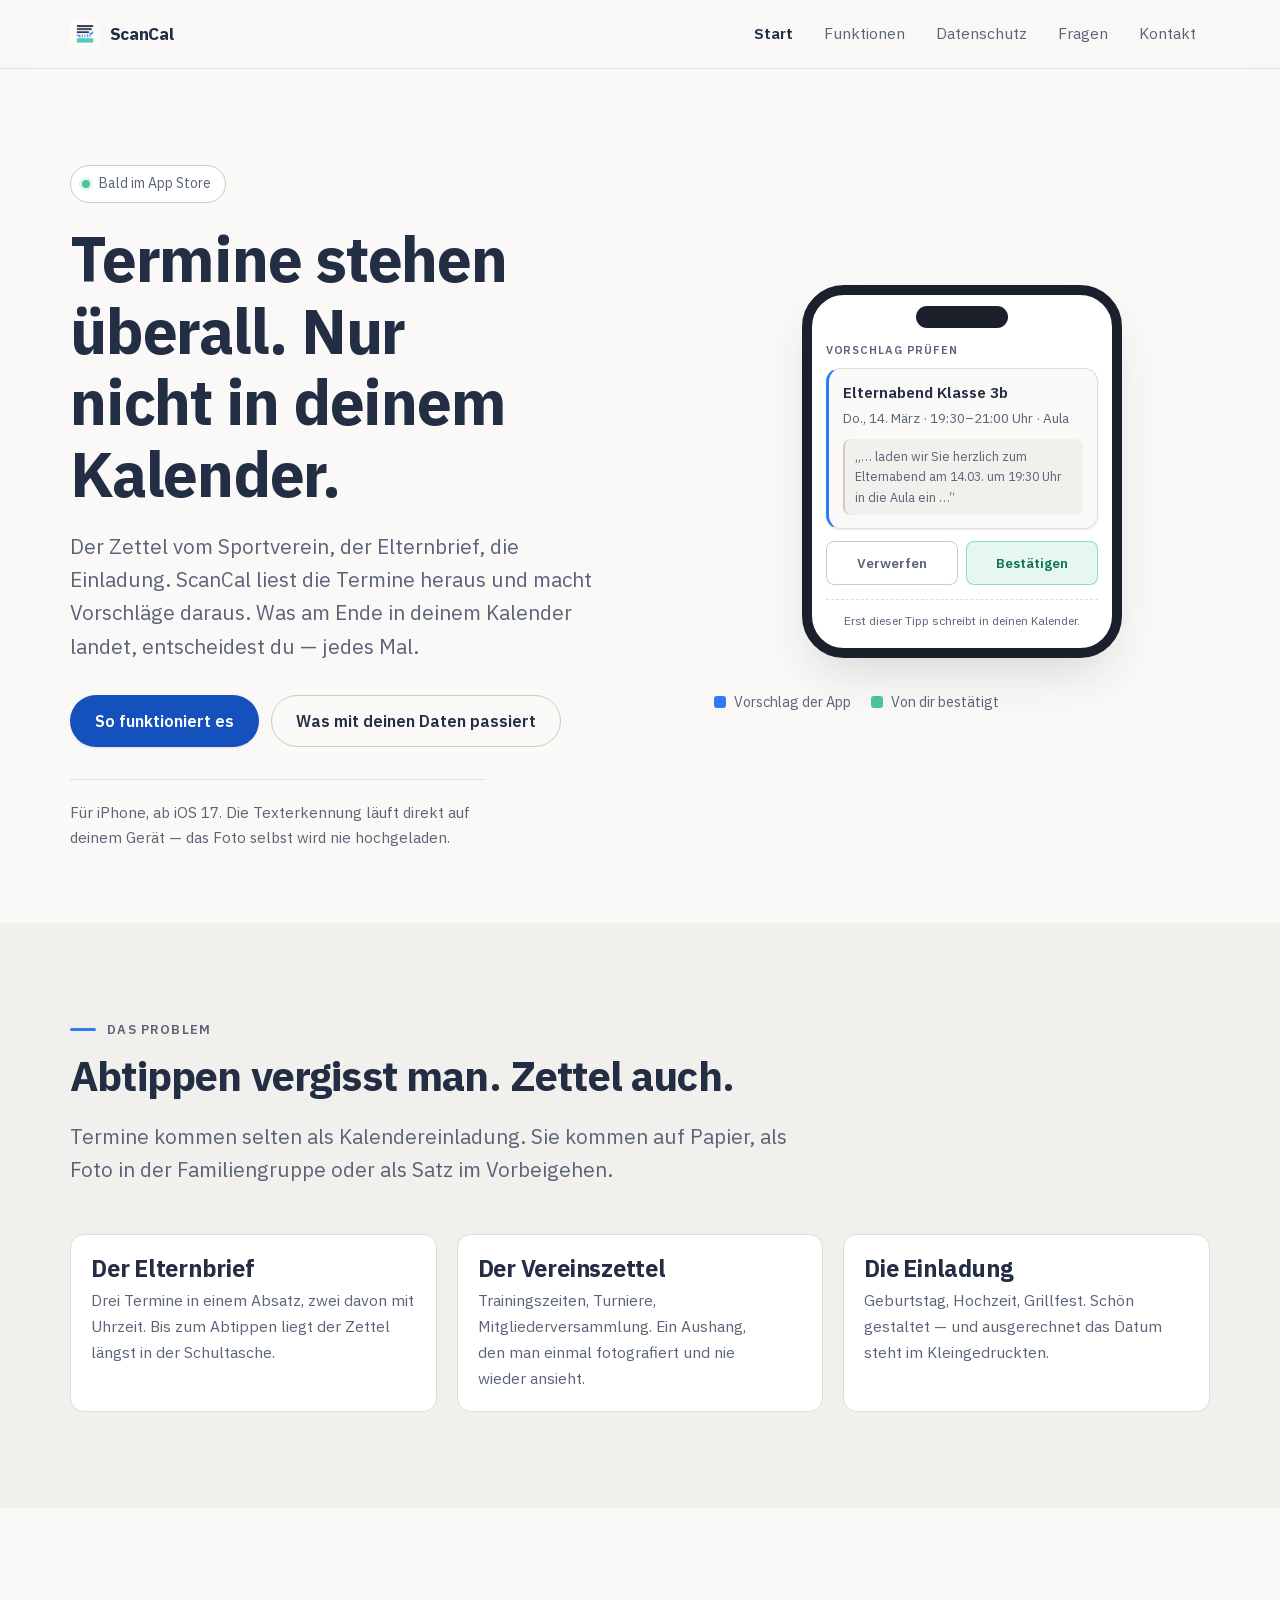
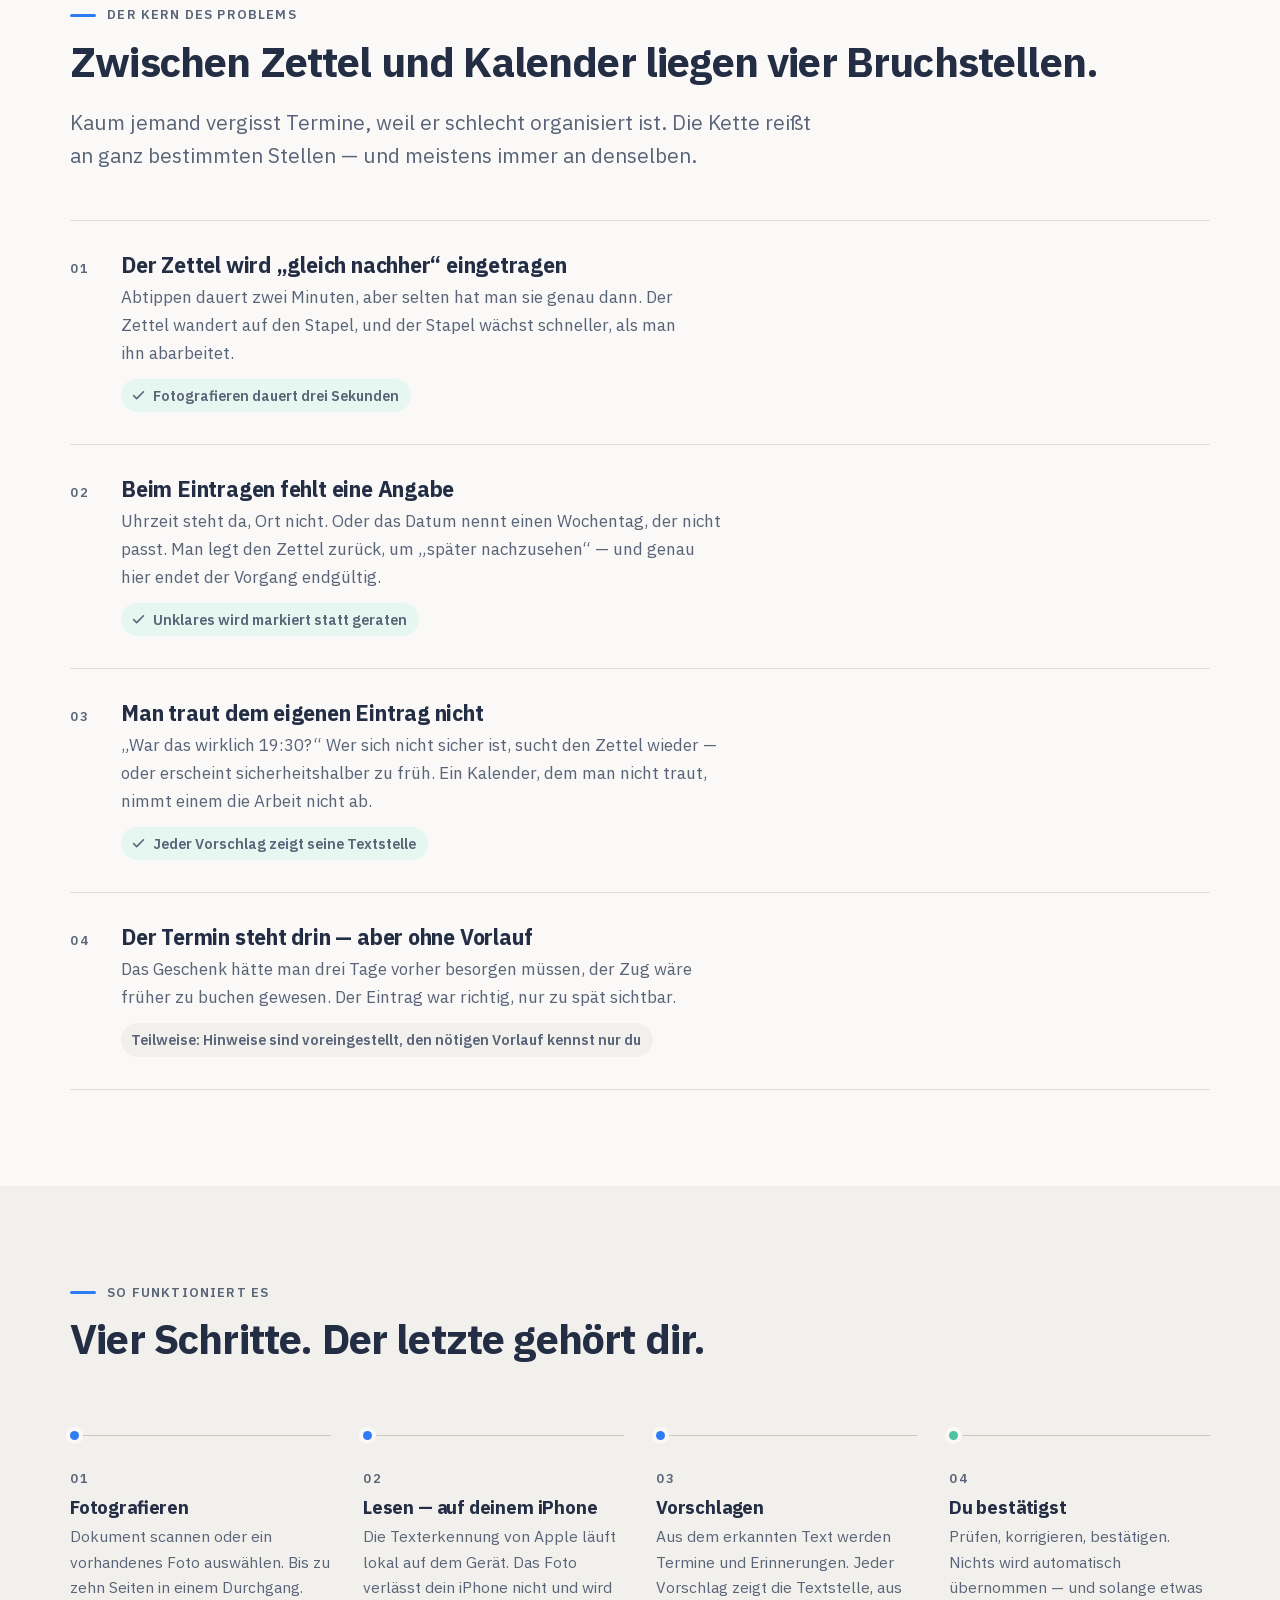
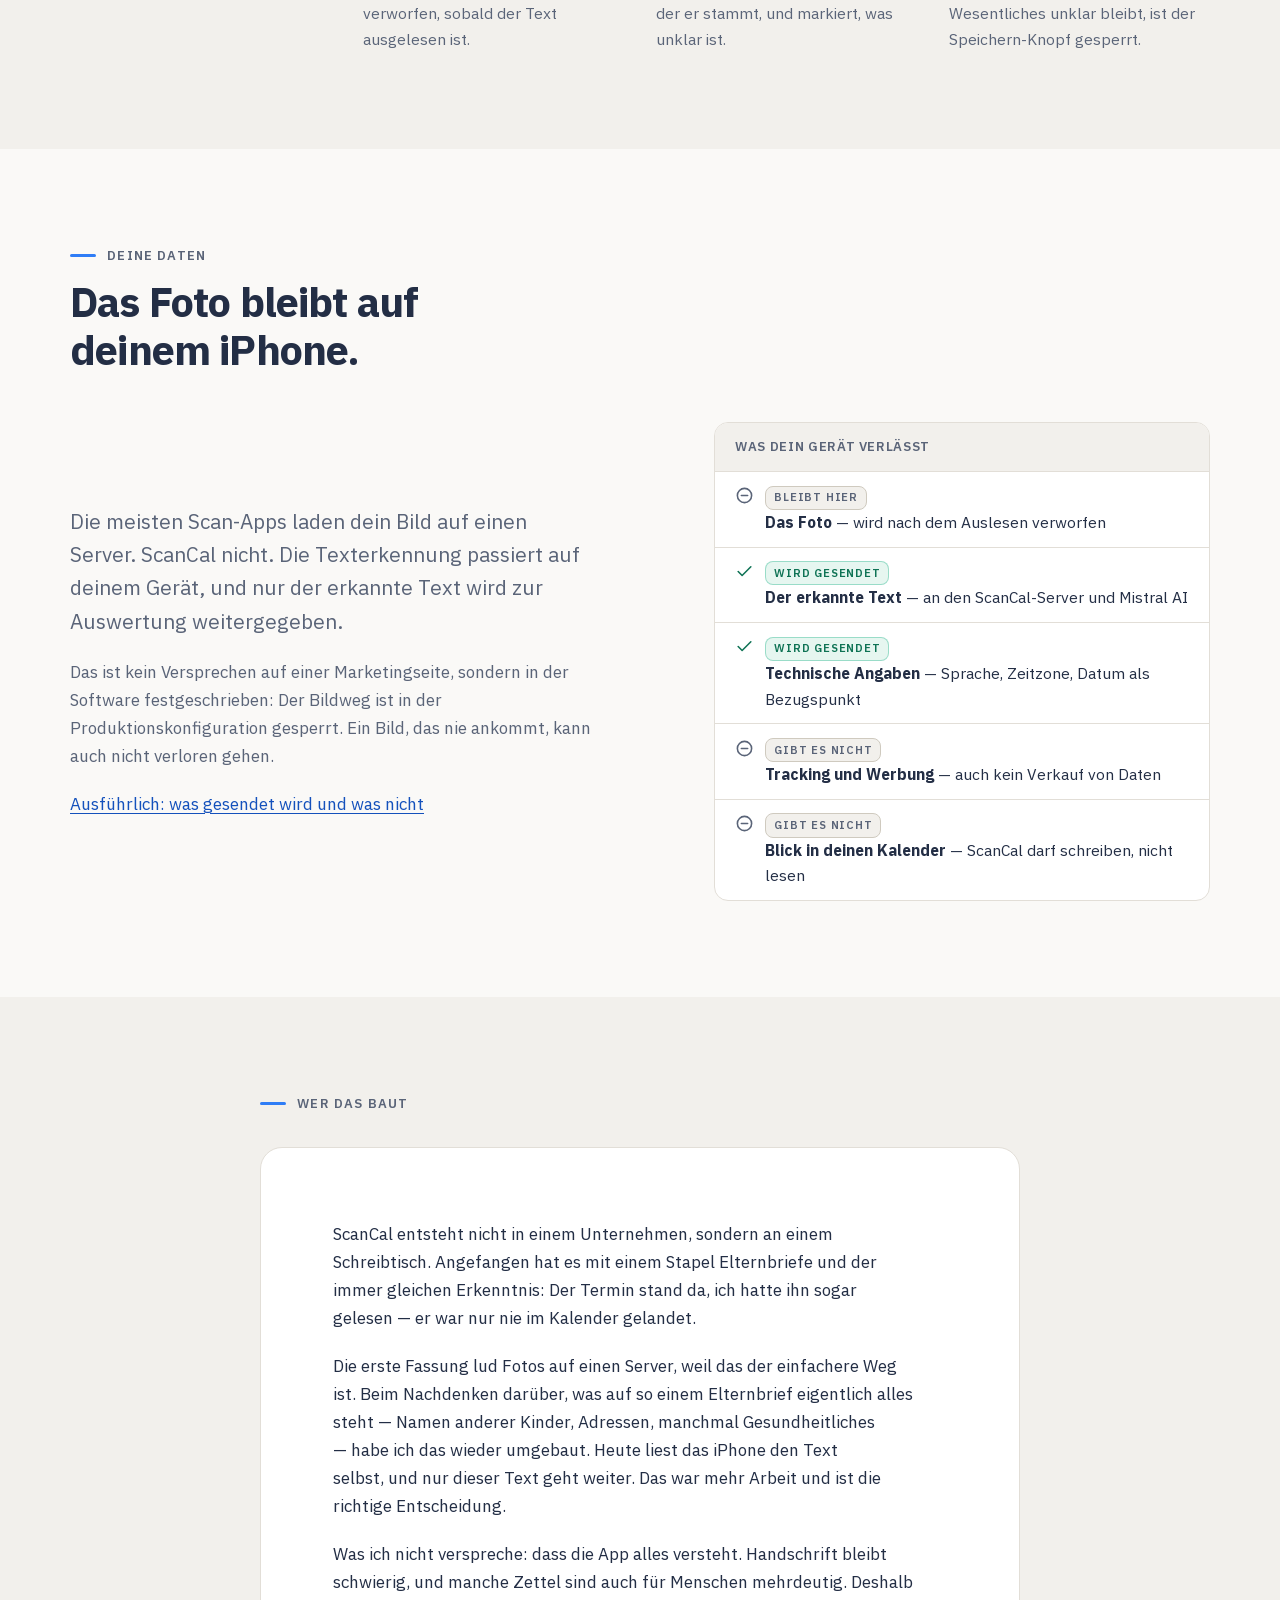
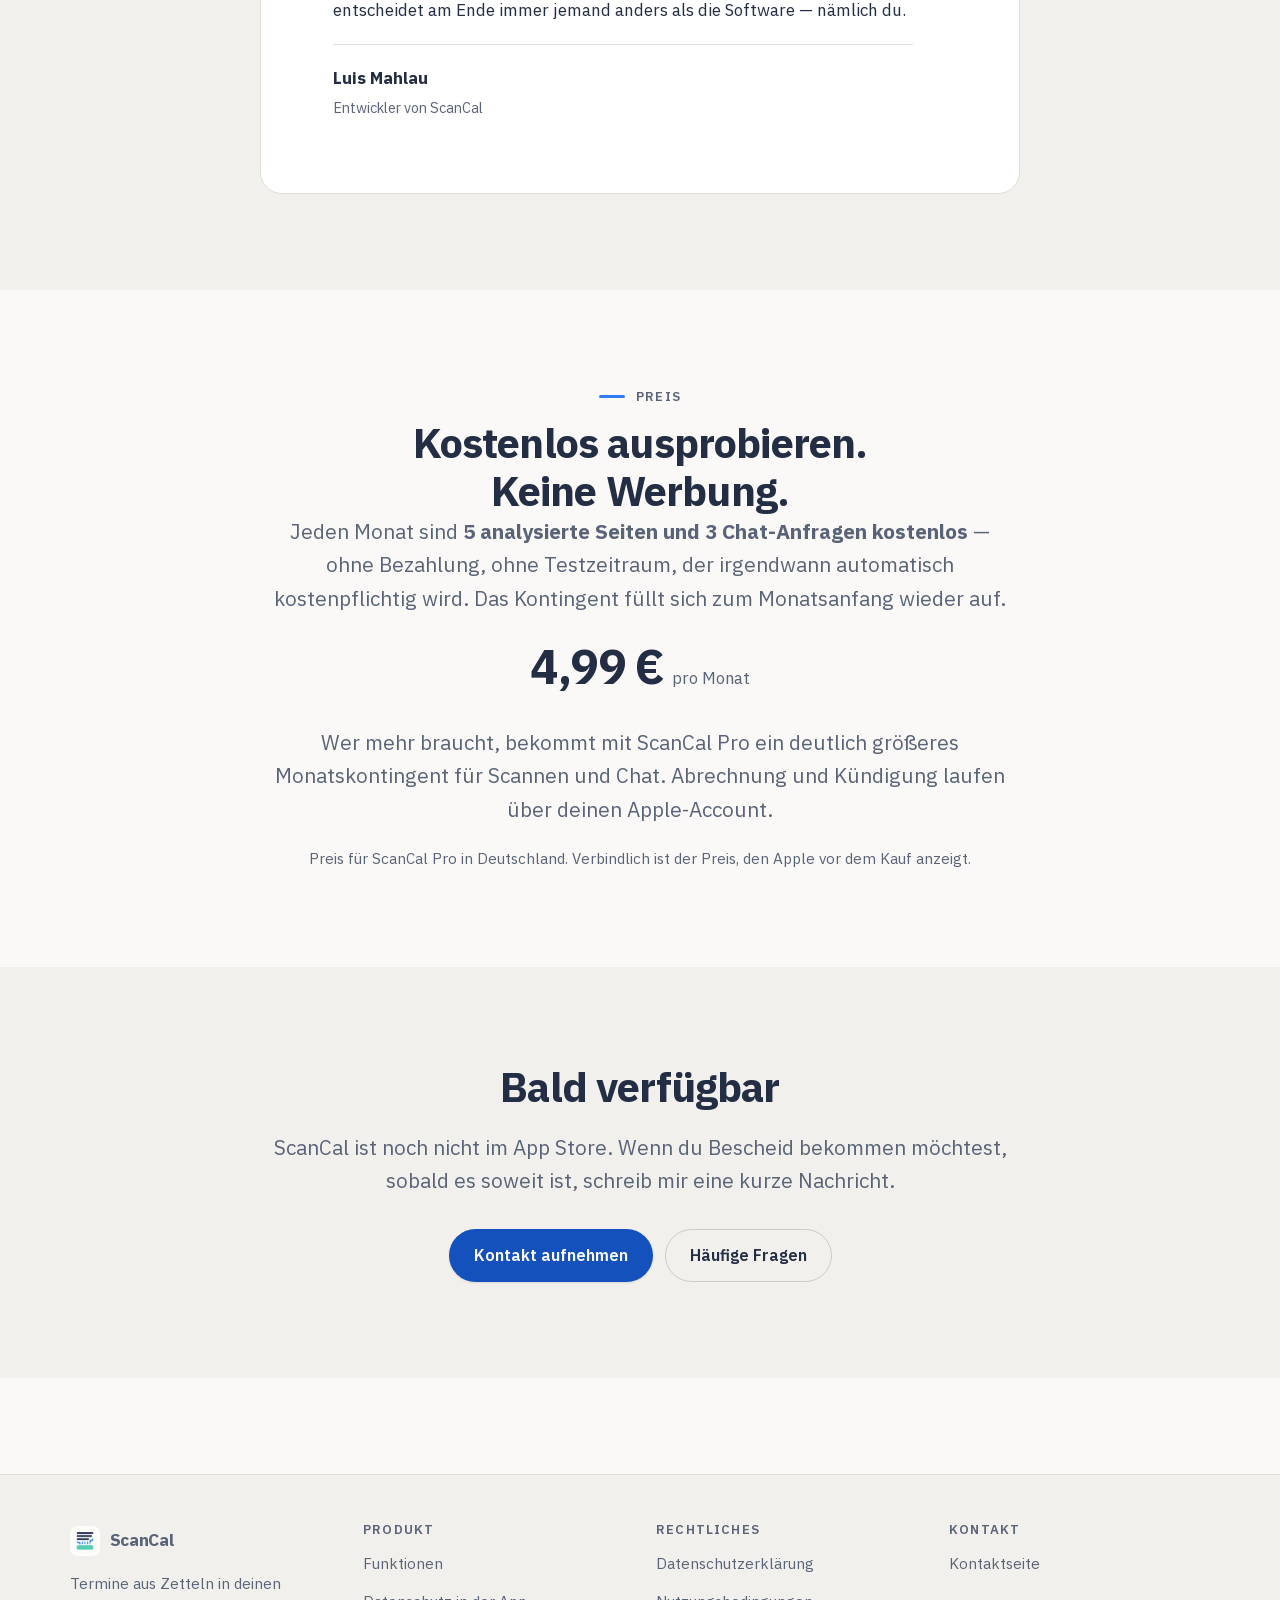
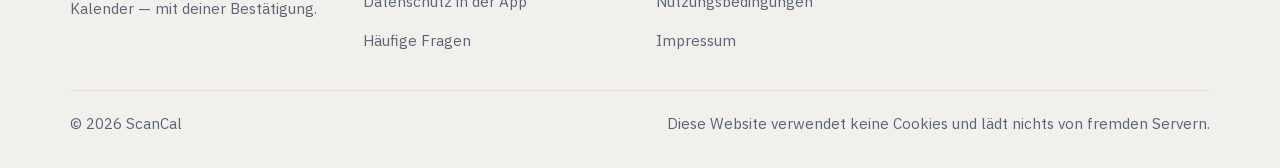
<file: index.html>
<!DOCTYPE html>
<html lang="de">
<head>
<meta charset="utf-8">
<meta name="viewport" content="width=device-width, initial-scale=1">
<title>ScanCal — Termine abfotografieren, du bestätigst</title>
<meta name="description" content="ScanCal liest Termine aus Elternbriefen, Vereinszetteln und Einladungen — und schlägt sie dir vor. In den Kalender kommt nur, was du selbst bestätigst. Das Foto verlässt dein iPhone nicht.">
<meta name="theme-color" content="#faf9f7" media="(prefers-color-scheme: light)">
<meta name="theme-color" content="#12161f" media="(prefers-color-scheme: dark)">
<link rel="canonical" href="https://luis-mah.github.io/scancal-web/">
<link rel="icon" href="assets/img/favicon-32.png" sizes="32x32">
<link rel="apple-touch-icon" href="assets/img/logo-180.png">
<link rel="preload" href="assets/fonts/ibm-plex-sans-400.woff2" as="font" type="font/woff2" crossorigin>
<link rel="preload" href="assets/fonts/ibm-plex-sans-700.woff2" as="font" type="font/woff2" crossorigin>
<link rel="stylesheet" href="assets/css/style.css">
<meta property="og:type" content="website">
<meta property="og:locale" content="de_DE">
<meta property="og:site_name" content="ScanCal">
<meta property="og:title" content="ScanCal — Termine abfotografieren, du bestätigst">
<meta property="og:description" content="Termine aus Zetteln in deinen Kalender. Die Texterkennung läuft auf deinem iPhone, das Foto verlässt das Gerät nicht.">
<meta property="og:image" content="https://luis-mah.github.io/scancal-web/assets/img/logo-512.png">
<meta name="twitter:card" content="summary">
</head>
<body>
<a class="skip-link" href="#inhalt">Zum Inhalt springen</a>

<header class="site-header">
  <div class="wrap site-header__inner">
    <a class="brand" href="index.html">
      <img src="assets/img/logo-180.png" width="30" height="30" alt="">
      ScanCal
    </a>
    <button class="nav-toggle" type="button" aria-expanded="false" aria-controls="hauptnavigation">
      <span class="visually-hidden">Menü öffnen</span>
      <svg class="icon-open" viewBox="0 0 24 24" fill="none" stroke="currentColor" stroke-width="2" stroke-linecap="round" aria-hidden="true"><path d="M4 7h16M4 12h16M4 17h16"/></svg>
      <svg class="icon-close" viewBox="0 0 24 24" fill="none" stroke="currentColor" stroke-width="2" stroke-linecap="round" aria-hidden="true"><path d="M6 6l12 12M18 6L6 18"/></svg>
    </button>
    <nav class="nav" id="hauptnavigation" aria-label="Hauptnavigation">
      <a href="index.html" aria-current="page">Start</a>
      <a href="funktionen.html">Funktionen</a>
      <a href="datenschutz-in-der-app.html">Datenschutz</a>
      <a href="faq.html">Fragen</a>
      <a href="kontakt.html">Kontakt</a>
    </nav>
  </div>
</header>

<main id="inhalt">

  <!-- Held -->
  <section class="hero">
    <div class="wrap hero__grid">
      <div>
        <p class="status"><span class="status__dot"></span> Bald im App&nbsp;Store</p>
        <h1>Termine stehen überall. Nur nicht in deinem Kalender.</h1>
        <p class="lede">
          Der Zettel vom Sportverein, der Elternbrief, die Einladung. ScanCal liest die
          Termine heraus und macht Vorschläge daraus. Was am Ende in deinem Kalender
          landet, entscheidest du — jedes Mal.
        </p>
        <div class="btn-row" style="margin-top: var(--space-md);">
          <a class="btn btn--primary" href="funktionen.html">So funktioniert es</a>
          <a class="btn btn--ghost" href="datenschutz-in-der-app.html">Was mit deinen Daten passiert</a>
        </div>
        <p class="hero__note">
          Für iPhone, ab iOS&nbsp;17. Die Texterkennung läuft direkt auf deinem Gerät —
          das Foto selbst wird nie hochgeladen.
        </p>
      </div>

      <!-- Gerätevorschau: als HTML gebaut, damit sie in jeder Auflösung scharf
           bleibt, im Dunkelmodus mitgeht und keine Bilddatei kostet. -->
      <div>
        <div class="device" role="img" aria-label="Vorschau der App: ScanCal schlägt den Termin „Elternabend Klasse 3b“ am 14. März um 19:30 Uhr vor. Darunter die Textstelle aus dem Dokument und zwei Schaltflächen zum Verwerfen oder Bestätigen.">
          <div class="device__notch" aria-hidden="true"></div>
          <p class="device__label">Vorschlag prüfen</p>
          <div class="suggest">
            <p class="suggest__title">Elternabend Klasse 3b</p>
            <p class="suggest__meta">Do., 14. März · 19:30–21:00 Uhr · Aula</p>
            <p class="suggest__source">„… laden wir Sie herzlich zum Elternabend am 14.03. um 19:30 Uhr in die Aula ein …“</p>
          </div>
          <div class="device__actions" aria-hidden="true">
            <span class="device__btn">Verwerfen</span>
            <span class="device__btn device__btn--confirm">Bestätigen</span>
          </div>
          <p class="device__caption">Erst dieser Tipp schreibt in deinen Kalender.</p>
        </div>

        <ul class="legend">
          <li><span class="swatch swatch--blue" aria-hidden="true"></span> Vorschlag der App</li>
          <li><span class="swatch swatch--teal" aria-hidden="true"></span> Von dir bestätigt</li>
        </ul>
      </div>
    </div>
  </section>

  <!-- Problem -->
  <section class="section section--sunken">
    <div class="wrap">
      <p class="eyebrow">Das Problem</p>
      <h2>Abtippen vergisst man. Zettel auch.</h2>
      <p class="lede" style="margin-top: var(--space-sm);">
        Termine kommen selten als Kalendereinladung. Sie kommen auf Papier, als Foto in
        der Familiengruppe oder als Satz im Vorbeigehen.
      </p>

      <div class="grid reveal" style="margin-top: var(--space-lg);">
        <article class="card">
          <h3>Der Elternbrief</h3>
          <p>Drei Termine in einem Absatz, zwei davon mit Uhrzeit. Bis zum Abtippen liegt der Zettel längst in der Schultasche.</p>
        </article>
        <article class="card">
          <h3>Der Vereinszettel</h3>
          <p>Trainingszeiten, Turniere, Mitgliederversammlung. Ein Aushang, den man einmal fotografiert und nie wieder ansieht.</p>
        </article>
        <article class="card">
          <h3>Die Einladung</h3>
          <p>Geburtstag, Hochzeit, Grillfest. Schön gestaltet — und ausgerechnet das Datum steht im Kleingedruckten.</p>
        </article>
      </div>
    </div>
  </section>

  <!-- Warum Termine untergehen -->
  <section class="section" id="warum">
    <div class="wrap">
      <p class="eyebrow">Der Kern des Problems</p>
      <h2>Zwischen Zettel und Kalender liegen vier Bruchstellen.</h2>
      <p class="lede" style="margin-top: var(--space-sm);">
        Kaum jemand vergisst Termine, weil er schlecht organisiert ist. Die Kette reißt
        an ganz bestimmten Stellen — und meistens immer an denselben.
      </p>

      <ol class="breaks reveal" style="margin-top: var(--space-lg);">
        <li>
          <div>
            <h3>Der Zettel wird „gleich nachher“ eingetragen</h3>
            <p>
              Abtippen dauert zwei Minuten, aber selten hat man sie genau dann. Der
              Zettel wandert auf den Stapel, und der Stapel wächst schneller, als man
              ihn abarbeitet.
            </p>
            <p class="breaks__answer">
              <svg viewBox="0 0 24 24" fill="none" stroke="currentColor" stroke-width="2.5" stroke-linecap="round" stroke-linejoin="round" aria-hidden="true"><path d="M20 6L9 17l-5-5"/></svg>
              Fotografieren dauert drei Sekunden
            </p>
          </div>
        </li>
        <li>
          <div>
            <h3>Beim Eintragen fehlt eine Angabe</h3>
            <p>
              Uhrzeit steht da, Ort nicht. Oder das Datum nennt einen Wochentag, der
              nicht passt. Man legt den Zettel zurück, um „später nachzusehen“ — und
              genau hier endet der Vorgang endgültig.
            </p>
            <p class="breaks__answer">
              <svg viewBox="0 0 24 24" fill="none" stroke="currentColor" stroke-width="2.5" stroke-linecap="round" stroke-linejoin="round" aria-hidden="true"><path d="M20 6L9 17l-5-5"/></svg>
              Unklares wird markiert statt geraten
            </p>
          </div>
        </li>
        <li>
          <div>
            <h3>Man traut dem eigenen Eintrag nicht</h3>
            <p>
              „War das wirklich 19:30?“ Wer sich nicht sicher ist, sucht den Zettel
              wieder — oder erscheint sicherheitshalber zu früh. Ein Kalender, dem man
              nicht traut, nimmt einem die Arbeit nicht ab.
            </p>
            <p class="breaks__answer">
              <svg viewBox="0 0 24 24" fill="none" stroke="currentColor" stroke-width="2.5" stroke-linecap="round" stroke-linejoin="round" aria-hidden="true"><path d="M20 6L9 17l-5-5"/></svg>
              Jeder Vorschlag zeigt seine Textstelle
            </p>
          </div>
        </li>
        <li>
          <div>
            <h3>Der Termin steht drin — aber ohne Vorlauf</h3>
            <p>
              Das Geschenk hätte man drei Tage vorher besorgen müssen, der Zug wäre
              früher zu buchen gewesen. Der Eintrag war richtig, nur zu spät sichtbar.
            </p>
            <p class="breaks__answer breaks__answer--none">
              Teilweise: Hinweise sind voreingestellt, den nötigen Vorlauf kennst nur du
            </p>
          </div>
        </li>
      </ol>
    </div>
  </section>

  <!-- Ablauf -->
  <section class="section section--sunken" id="ablauf">
    <div class="wrap">
      <p class="eyebrow">So funktioniert es</p>
      <h2>Vier Schritte. Der letzte gehört dir.</h2>

      <ol class="track reveal" style="margin-top: var(--space-xl);">
        <li>
          <span class="track__num">01</span>
          <h3>Fotografieren</h3>
          <p>Dokument scannen oder ein vorhandenes Foto auswählen. Bis zu zehn Seiten in einem Durchgang.</p>
        </li>
        <li>
          <span class="track__num">02</span>
          <h3>Lesen — auf deinem iPhone</h3>
          <p>Die Texterkennung von Apple läuft lokal auf dem Gerät. Das Foto verlässt dein iPhone nicht und wird verworfen, sobald der Text ausgelesen ist.</p>
        </li>
        <li>
          <span class="track__num">03</span>
          <h3>Vorschlagen</h3>
          <p>Aus dem erkannten Text werden Termine und Erinnerungen. Jeder Vorschlag zeigt die Textstelle, aus der er stammt, und markiert, was unklar ist.</p>
        </li>
        <li>
          <span class="track__num">04</span>
          <h3>Du bestätigst</h3>
          <p>Prüfen, korrigieren, bestätigen. Nichts wird automatisch übernommen — und solange etwas Wesentliches unklar bleibt, ist der Speichern-Knopf gesperrt.</p>
        </li>
      </ol>
    </div>
  </section>

  <!-- Datenschutz-Kern -->
  <section class="section" id="daten">
    <div class="wrap">
      <div style="max-width: 22ch;">
        <p class="eyebrow">Deine Daten</p>
      </div>
      <h2 style="max-width: 16ch;">Das Foto bleibt auf deinem iPhone.</h2>

      <div class="hero__grid" style="margin-top: var(--space-lg);">
        <div class="stack">
          <p class="lede">
            Die meisten Scan-Apps laden dein Bild auf einen Server. ScanCal nicht. Die
            Texterkennung passiert auf deinem Gerät, und nur der erkannte Text wird zur
            Auswertung weitergegeben.
          </p>
          <p style="color: var(--ink-soft);">
            Das ist kein Versprechen auf einer Marketingseite, sondern in der Software
            festgeschrieben: Der Bildweg ist in der Produktionskonfiguration gesperrt.
            Ein Bild, das nie ankommt, kann auch nicht verloren gehen.
          </p>
          <p><a href="datenschutz-in-der-app.html">Ausführlich: was gesendet wird und was nicht</a></p>
        </div>

        <div class="datalist reveal">
          <p class="datalist__head">Was dein Gerät verlässt</p>
          <ul>
            <li><svg class="no" viewBox="0 0 24 24" fill="none" stroke="currentColor" stroke-width="2" stroke-linecap="round" aria-hidden="true"><circle cx="12" cy="12" r="9"/><path d="M8 12h8"/></svg>
              <span><span class="tag">bleibt hier</span><br><strong>Das Foto</strong> — wird nach dem Auslesen verworfen</span></li>
            <li><svg class="yes" viewBox="0 0 24 24" fill="none" stroke="currentColor" stroke-width="2" stroke-linecap="round" stroke-linejoin="round" aria-hidden="true"><path d="M20 6L9 17l-5-5"/></svg>
              <span><span class="tag tag--yes">wird gesendet</span><br><strong>Der erkannte Text</strong> — an den ScanCal-Server und Mistral&nbsp;AI</span></li>
            <li><svg class="yes" viewBox="0 0 24 24" fill="none" stroke="currentColor" stroke-width="2" stroke-linecap="round" stroke-linejoin="round" aria-hidden="true"><path d="M20 6L9 17l-5-5"/></svg>
              <span><span class="tag tag--yes">wird gesendet</span><br><strong>Technische Angaben</strong> — Sprache, Zeitzone, Datum als Bezugspunkt</span></li>
            <li><svg class="no" viewBox="0 0 24 24" fill="none" stroke="currentColor" stroke-width="2" stroke-linecap="round" aria-hidden="true"><circle cx="12" cy="12" r="9"/><path d="M8 12h8"/></svg>
              <span><span class="tag">gibt es nicht</span><br><strong>Tracking und Werbung</strong> — auch kein Verkauf von Daten</span></li>
            <li><svg class="no" viewBox="0 0 24 24" fill="none" stroke="currentColor" stroke-width="2" stroke-linecap="round" aria-hidden="true"><circle cx="12" cy="12" r="9"/><path d="M8 12h8"/></svg>
              <span><span class="tag">gibt es nicht</span><br><strong>Blick in deinen Kalender</strong> — ScanCal darf schreiben, nicht lesen</span></li>
          </ul>
        </div>
      </div>
    </div>
  </section>

  <!-- Persönliche Notiz -->
  <section class="section section--sunken" id="wer">
    <div class="wrap wrap--narrow">
      <p class="eyebrow">Wer das baut</p>
      <div class="note reveal" style="margin-top: var(--space-md);">
        <p>
          ScanCal entsteht nicht in einem Unternehmen, sondern an einem Schreibtisch.
          Angefangen hat es mit einem Stapel Elternbriefe und der immer gleichen
          Erkenntnis: Der Termin stand da, ich hatte ihn sogar gelesen — er war nur nie
          im Kalender gelandet.
        </p>
        <p>
          Die erste Fassung lud Fotos auf einen Server, weil das der einfachere Weg ist.
          Beim Nachdenken darüber, was auf so einem Elternbrief eigentlich alles steht —
          Namen anderer Kinder, Adressen, manchmal Gesundheitliches — habe ich das
          wieder umgebaut. Heute liest das iPhone den Text selbst, und nur dieser Text
          geht weiter. Das war mehr Arbeit und ist die richtige Entscheidung.
        </p>
        <p>
          Was ich nicht verspreche: dass die App alles versteht. Handschrift bleibt
          schwierig, und manche Zettel sind auch für Menschen mehrdeutig. Deshalb
          entscheidet am Ende immer jemand anders als die Software — nämlich du.
        </p>
        <p class="note__sign">
          <strong>Luis Mahlau</strong>
          <span>Entwickler von ScanCal</span>
        </p>
      </div>
    </div>
  </section>

  <!-- Preis -->
  <section class="section">
    <div class="wrap wrap--narrow" style="text-align: center;">
      <p class="eyebrow" style="justify-content: center;">Preis</p>
      <h2>Kostenlos ausprobieren. Keine Werbung.</h2>
      <p class="lede" style="margin-inline: auto;">
        Jeden Monat sind <strong>5 analysierte Seiten und 3 Chat-Anfragen kostenlos</strong> —
        ohne Bezahlung, ohne Testzeitraum, der irgendwann automatisch kostenpflichtig wird.
        Das Kontingent füllt sich zum Monatsanfang wieder auf.
      </p>
      <div class="price" style="justify-content: center;">
        <span class="price__amount">4,99&nbsp;€</span>
        <span class="price__period">pro Monat</span>
      </div>
      <p class="lede" style="margin-inline: auto;">
        Wer mehr braucht, bekommt mit ScanCal&nbsp;Pro ein deutlich größeres
        Monatskontingent für Scannen und Chat. Abrechnung und Kündigung laufen über deinen
        Apple-Account.
      </p>
      <p style="margin-top: var(--space-sm); color: var(--ink-soft); font-size: 0.95rem;">
        Preis für ScanCal&nbsp;Pro in Deutschland. Verbindlich ist der Preis, den Apple
        vor dem Kauf anzeigt.
      </p>
    </div>
  </section>

  <!-- Abschluss -->
  <section class="section section--sunken">
    <div class="wrap wrap--narrow" style="text-align: center;">
      <h2>Bald verfügbar</h2>
      <p class="lede" style="margin: var(--space-sm) auto 0;">
        ScanCal ist noch nicht im App&nbsp;Store. Wenn du Bescheid bekommen möchtest,
        sobald es soweit ist, schreib mir eine kurze Nachricht.
      </p>
      <div class="btn-row" style="justify-content: center; margin-top: var(--space-md);">
        <a class="btn btn--primary" href="kontakt.html">Kontakt aufnehmen</a>
        <a class="btn btn--ghost" href="faq.html">Häufige Fragen</a>
      </div>
    </div>
  </section>

</main>

<footer class="site-footer">
  <div class="wrap">
    <div class="site-footer__grid">
      <div>
        <a class="brand" href="index.html">
          <img src="assets/img/logo-180.png" width="30" height="30" alt="">
          ScanCal
        </a>
        <p style="margin-top: var(--space-2xs); color: var(--ink-soft); max-width: 32ch;">
          Termine aus Zetteln in deinen Kalender — mit deiner Bestätigung.
        </p>
      </div>
      <div>
        <h2>Produkt</h2>
        <ul>
          <li><a href="funktionen.html">Funktionen</a></li>
          <li><a href="datenschutz-in-der-app.html">Datenschutz in der App</a></li>
          <li><a href="faq.html">Häufige Fragen</a></li>
        </ul>
      </div>
      <div>
        <h2>Rechtliches</h2>
        <ul>
          <li><a href="datenschutz.html">Datenschutzerklärung</a></li>
          <li><a href="nutzungsbedingungen.html">Nutzungsbedingungen</a></li>
          <li><a href="impressum.html">Impressum</a></li>
        </ul>
      </div>
      <div>
        <h2>Kontakt</h2>
        <ul>
          <li><a href="kontakt.html">Kontaktseite</a></li>
        </ul>
      </div>
    </div>
    <div class="site-footer__base">
      <p>© 2026 ScanCal</p>
      <p>Diese Website verwendet keine Cookies und lädt nichts von fremden Servern.</p>
    </div>
  </div>
</footer>

<script src="assets/js/site.js" defer></script>
</body>
</html>
</file>
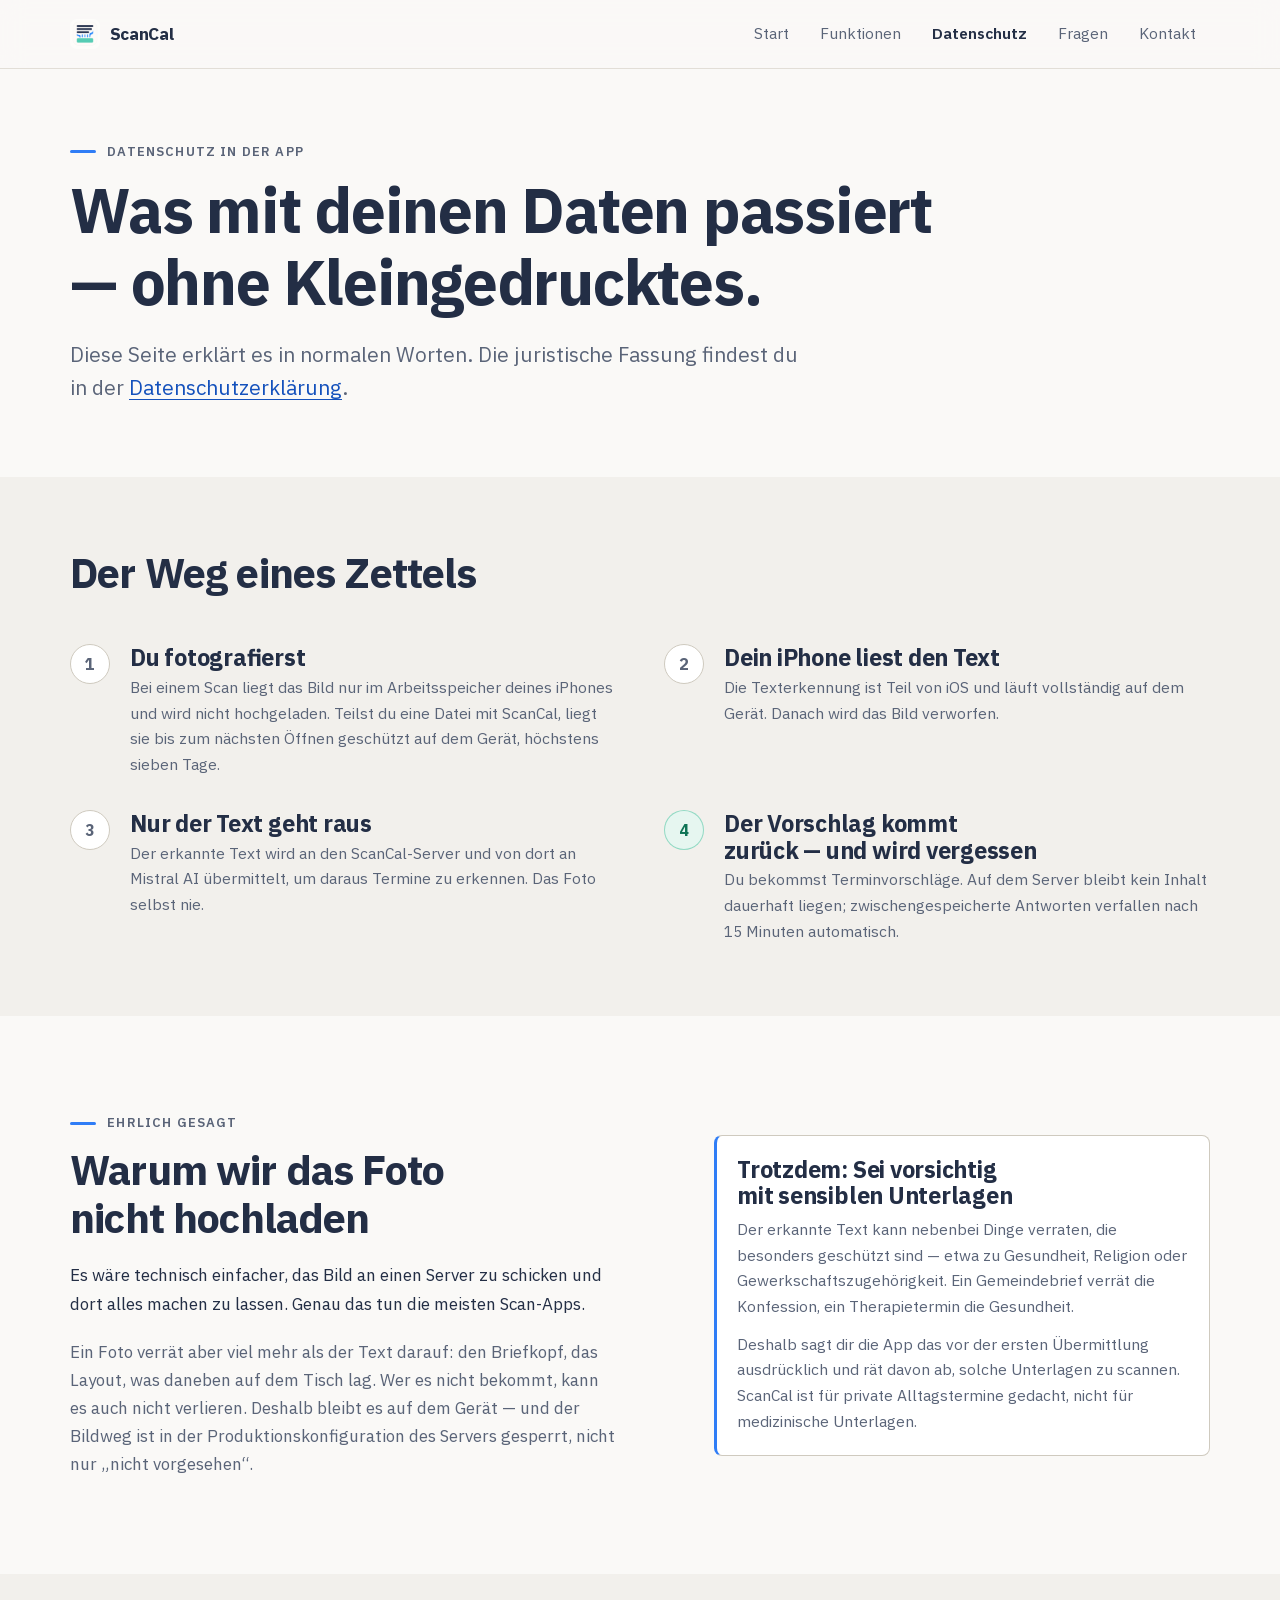
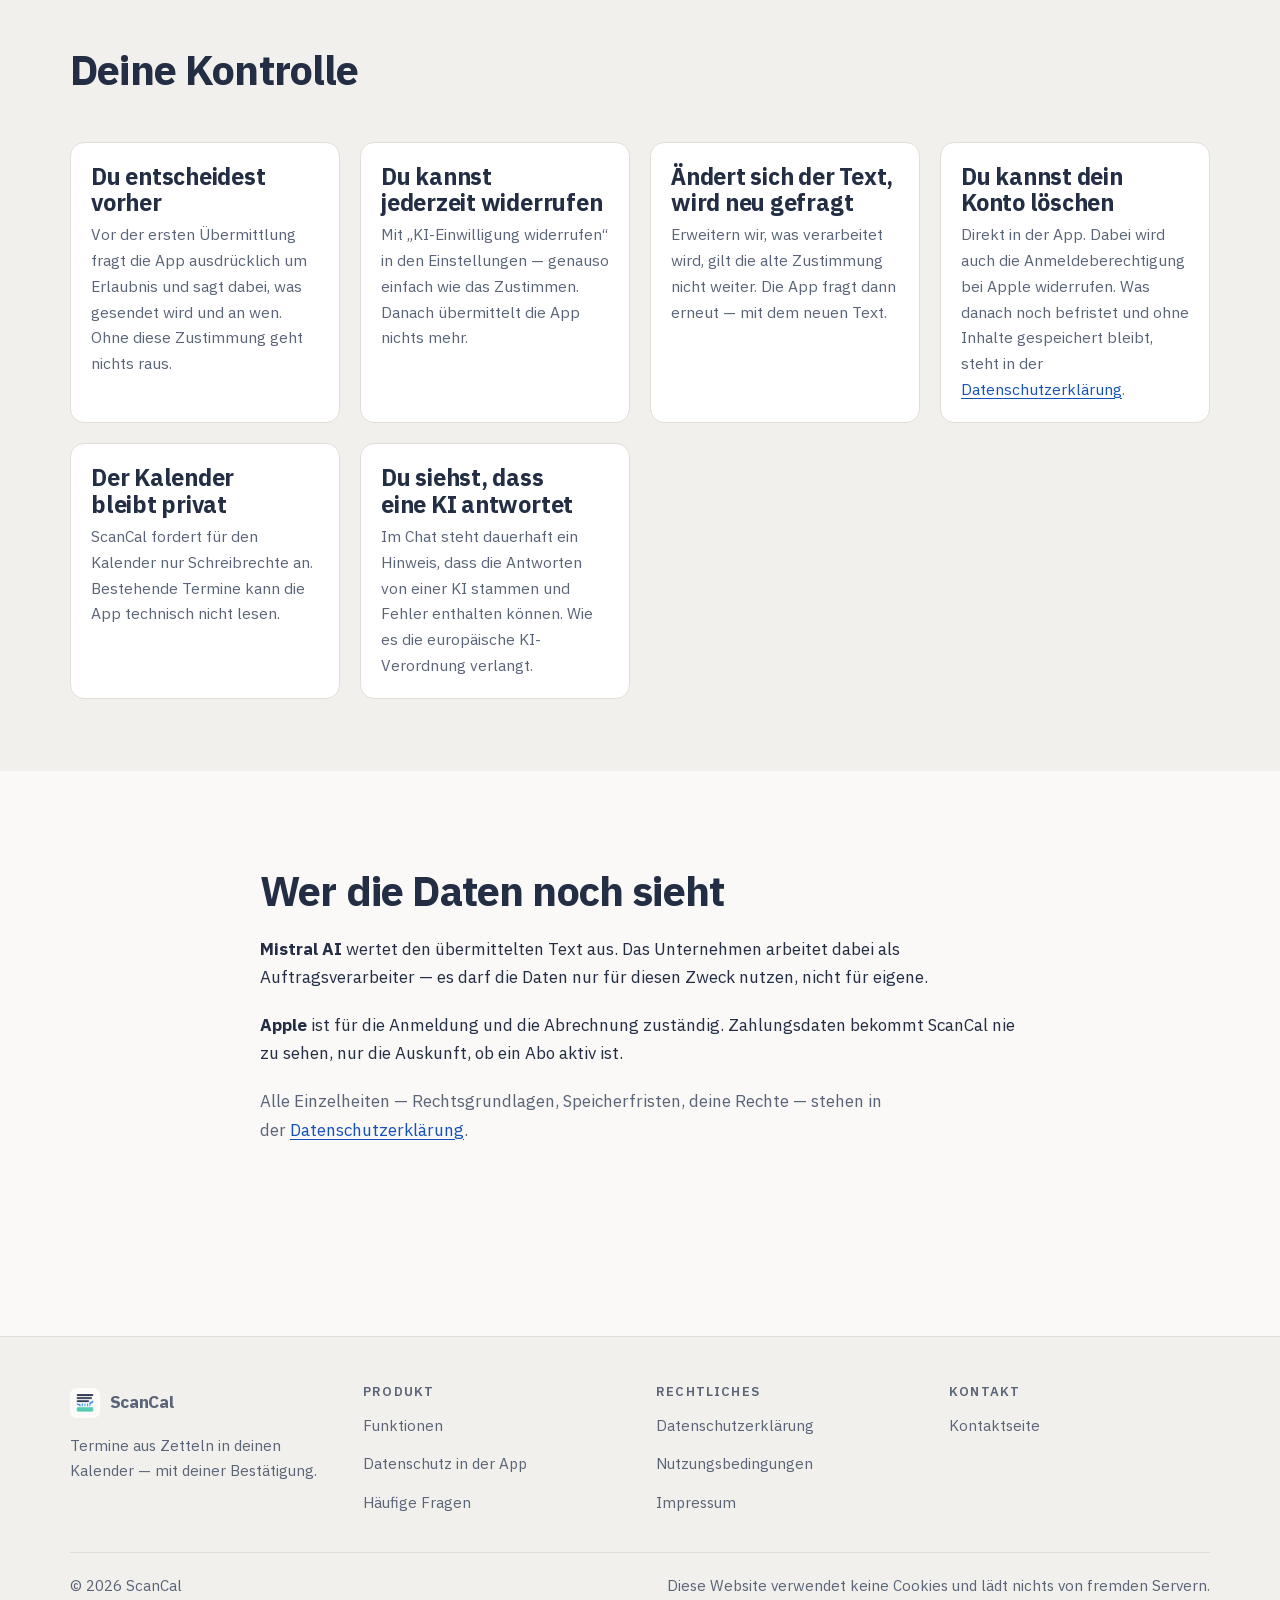
<file: datenschutz-in-der-app.html>
<!DOCTYPE html>
<html lang="de">
<head>
<meta charset="utf-8">
<meta name="viewport" content="width=device-width, initial-scale=1">
<title>Datenschutz in der App — ScanCal</title>
<meta name="description" content="Was ScanCal mit deinen Daten macht, in verständlichen Worten: Das Foto bleibt auf dem iPhone, nur der erkannte Text wird ausgewertet, nichts wird dauerhaft gespeichert.">
<meta name="theme-color" content="#faf9f7" media="(prefers-color-scheme: light)">
<meta name="theme-color" content="#12161f" media="(prefers-color-scheme: dark)">
<link rel="canonical" href="https://luis-mah.github.io/scancal-web/datenschutz-in-der-app.html">
<link rel="icon" href="assets/img/favicon-32.png" sizes="32x32">
<link rel="apple-touch-icon" href="assets/img/logo-180.png">
<link rel="preload" href="assets/fonts/ibm-plex-sans-400.woff2" as="font" type="font/woff2" crossorigin>
<link rel="stylesheet" href="assets/css/style.css">
<meta property="og:type" content="website">
<meta property="og:locale" content="de_DE">
<meta property="og:site_name" content="ScanCal">
<meta property="og:title" content="Datenschutz in der App — ScanCal">
<meta property="og:description" content="Das Foto bleibt auf deinem iPhone. Nur der erkannte Text wird ausgewertet. Hier steht genau, was passiert.">
<meta property="og:image" content="https://luis-mah.github.io/scancal-web/assets/img/logo-512.png">
</head>
<body>
<a class="skip-link" href="#inhalt">Zum Inhalt springen</a>

<header class="site-header">
  <div class="wrap site-header__inner">
    <a class="brand" href="index.html">
      <img src="assets/img/logo-180.png" width="30" height="30" alt="">
      ScanCal
    </a>
    <button class="nav-toggle" type="button" aria-expanded="false" aria-controls="hauptnavigation">
      <span class="visually-hidden">Menü öffnen</span>
      <svg class="icon-open" viewBox="0 0 24 24" fill="none" stroke="currentColor" stroke-width="2" stroke-linecap="round" aria-hidden="true"><path d="M4 7h16M4 12h16M4 17h16"/></svg>
      <svg class="icon-close" viewBox="0 0 24 24" fill="none" stroke="currentColor" stroke-width="2" stroke-linecap="round" aria-hidden="true"><path d="M6 6l12 12M18 6L6 18"/></svg>
    </button>
    <nav class="nav" id="hauptnavigation" aria-label="Hauptnavigation">
      <a href="index.html">Start</a>
      <a href="funktionen.html">Funktionen</a>
      <a href="datenschutz-in-der-app.html" aria-current="page">Datenschutz</a>
      <a href="faq.html">Fragen</a>
      <a href="kontakt.html">Kontakt</a>
    </nav>
  </div>
</header>

<main id="inhalt">

  <section class="section section--tight">
    <div class="wrap">
      <p class="eyebrow">Datenschutz in der App</p>
      <h1>Was mit deinen Daten passiert — ohne Kleingedrucktes.</h1>
      <p class="lede" style="margin-top: var(--space-sm);">
        Diese Seite erklärt es in normalen Worten. Die juristische Fassung findest du in
        der <a href="datenschutz.html">Datenschutzerklärung</a>.
      </p>
    </div>
  </section>

  <section class="section section--tight section--sunken">
    <div class="wrap">
      <h2>Der Weg eines Zettels</h2>
      <ol class="steps reveal" style="margin-top: var(--space-lg);">
        <li>
          <div>
            <h3>Du fotografierst</h3>
            <p>Bei einem Scan liegt das Bild nur im Arbeitsspeicher deines iPhones und wird nicht hochgeladen. Teilst du eine Datei mit ScanCal, liegt sie bis zum nächsten Öffnen geschützt auf dem Gerät, höchstens sieben Tage.</p>
          </div>
        </li>
        <li>
          <div>
            <h3>Dein iPhone liest den Text</h3>
            <p>Die Texterkennung ist Teil von iOS und läuft vollständig auf dem Gerät. Danach wird das Bild verworfen.</p>
          </div>
        </li>
        <li>
          <div>
            <h3>Nur der Text geht raus</h3>
            <p>Der erkannte Text wird an den ScanCal-Server und von dort an Mistral&nbsp;AI übermittelt, um daraus Termine zu erkennen. Das Foto selbst nie.</p>
          </div>
        </li>
        <li>
          <div>
            <h3>Der Vorschlag kommt zurück — und wird vergessen</h3>
            <p>Du bekommst Terminvorschläge. Auf dem Server bleibt kein Inhalt dauerhaft liegen; zwischengespeicherte Antworten verfallen nach 15&nbsp;Minuten automatisch.</p>
          </div>
        </li>
      </ol>
    </div>
  </section>

  <section class="section">
    <div class="wrap">
      <div class="hero__grid">
        <div>
          <p class="eyebrow">Ehrlich gesagt</p>
          <h2>Warum wir das Foto nicht hochladen</h2>
          <div class="stack" style="margin-top: var(--space-sm);">
            <p>
              Es wäre technisch einfacher, das Bild an einen Server zu schicken und dort
              alles machen zu lassen. Genau das tun die meisten Scan-Apps.
            </p>
            <p style="color: var(--ink-soft);">
              Ein Foto verrät aber viel mehr als der Text darauf: den Briefkopf, das
              Layout, was daneben auf dem Tisch lag. Wer es nicht bekommt, kann es auch
              nicht verlieren. Deshalb bleibt es auf dem Gerät — und der Bildweg ist in
              der Produktionskonfiguration des Servers gesperrt, nicht nur „nicht
              vorgesehen“.
            </p>
          </div>
        </div>

        <div class="callout reveal">
          <h3 style="margin-bottom: var(--space-2xs);">Trotzdem: Sei vorsichtig mit sensiblen Unterlagen</h3>
          <p style="color: var(--ink-soft);">
            Der erkannte Text kann nebenbei Dinge verraten, die besonders geschützt sind —
            etwa zu Gesundheit, Religion oder Gewerkschaftszugehörigkeit. Ein Gemeindebrief
            verrät die Konfession, ein Therapietermin die Gesundheit.
          </p>
          <p style="color: var(--ink-soft); margin-top: var(--space-xs);">
            Deshalb sagt dir die App das vor der ersten Übermittlung ausdrücklich und rät
            davon ab, solche Unterlagen zu scannen. ScanCal ist für private Alltagstermine
            gedacht, nicht für medizinische Unterlagen.
          </p>
        </div>
      </div>
    </div>
  </section>

  <section class="section section--tight section--sunken">
    <div class="wrap">
      <h2>Deine Kontrolle</h2>
      <div class="grid" style="margin-top: var(--space-lg);">
        <article class="card reveal">
          <h3>Du entscheidest vorher</h3>
          <p>Vor der ersten Übermittlung fragt die App ausdrücklich um Erlaubnis und sagt dabei, was gesendet wird und an wen. Ohne diese Zustimmung geht nichts raus.</p>
        </article>
        <article class="card reveal">
          <h3>Du kannst jederzeit widerrufen</h3>
          <p>Mit „KI-Einwilligung widerrufen“ in den Einstellungen — genauso einfach wie das Zustimmen. Danach übermittelt die App nichts mehr.</p>
        </article>
        <article class="card reveal">
          <h3>Ändert sich der Text, wird neu gefragt</h3>
          <p>Erweitern wir, was verarbeitet wird, gilt die alte Zustimmung nicht weiter. Die App fragt dann erneut — mit dem neuen Text.</p>
        </article>
        <article class="card reveal">
          <h3>Du kannst dein Konto löschen</h3>
          <p>Direkt in der App. Dabei wird auch die Anmeldeberechtigung bei Apple widerrufen. Was danach noch befristet und ohne Inhalte gespeichert bleibt, steht in der <a href="datenschutz.html#konto">Datenschutzerklärung</a>.</p>
        </article>
        <article class="card reveal">
          <h3>Der Kalender bleibt privat</h3>
          <p>ScanCal fordert für den Kalender nur Schreibrechte an. Bestehende Termine kann die App technisch nicht lesen.</p>
        </article>
        <article class="card reveal">
          <h3>Du siehst, dass eine KI antwortet</h3>
          <p>Im Chat steht dauerhaft ein Hinweis, dass die Antworten von einer KI stammen und Fehler enthalten können. Wie es die europäische KI-Verordnung verlangt.</p>
        </article>
      </div>
    </div>
  </section>

  <section class="section">
    <div class="wrap wrap--narrow">
      <h2>Wer die Daten noch sieht</h2>
      <div class="stack" style="margin-top: var(--space-sm);">
        <p>
          <strong>Mistral&nbsp;AI</strong> wertet den übermittelten Text aus. Das Unternehmen
          arbeitet dabei als Auftragsverarbeiter — es darf die Daten nur für diesen Zweck
          nutzen, nicht für eigene.
        </p>
        <p>
          <strong>Apple</strong> ist für die Anmeldung und die Abrechnung zuständig. Zahlungsdaten
          bekommt ScanCal nie zu sehen, nur die Auskunft, ob ein Abo aktiv ist.
        </p>
        <p style="color: var(--ink-soft);">
          Alle Einzelheiten — Rechtsgrundlagen, Speicherfristen, deine Rechte — stehen in
          der <a href="datenschutz.html">Datenschutzerklärung</a>.
        </p>
      </div>
    </div>
  </section>

</main>

<footer class="site-footer">
  <div class="wrap">
    <div class="site-footer__grid">
      <div>
        <a class="brand" href="index.html">
          <img src="assets/img/logo-180.png" width="30" height="30" alt="">
          ScanCal
        </a>
        <p style="margin-top: var(--space-2xs); color: var(--ink-soft); max-width: 32ch;">
          Termine aus Zetteln in deinen Kalender — mit deiner Bestätigung.
        </p>
      </div>
      <div>
        <h2>Produkt</h2>
        <ul>
          <li><a href="funktionen.html">Funktionen</a></li>
          <li><a href="datenschutz-in-der-app.html">Datenschutz in der App</a></li>
          <li><a href="faq.html">Häufige Fragen</a></li>
        </ul>
      </div>
      <div>
        <h2>Rechtliches</h2>
        <ul>
          <li><a href="datenschutz.html">Datenschutzerklärung</a></li>
          <li><a href="nutzungsbedingungen.html">Nutzungsbedingungen</a></li>
          <li><a href="impressum.html">Impressum</a></li>
        </ul>
      </div>
      <div>
        <h2>Kontakt</h2>
        <ul>
          <li><a href="kontakt.html">Kontaktseite</a></li>
        </ul>
      </div>
    </div>
    <div class="site-footer__base">
      <p>© 2026 ScanCal</p>
      <p>Diese Website verwendet keine Cookies und lädt nichts von fremden Servern.</p>
    </div>
  </div>
</footer>

<script src="assets/js/site.js" defer></script>
</body>
</html>
</file>
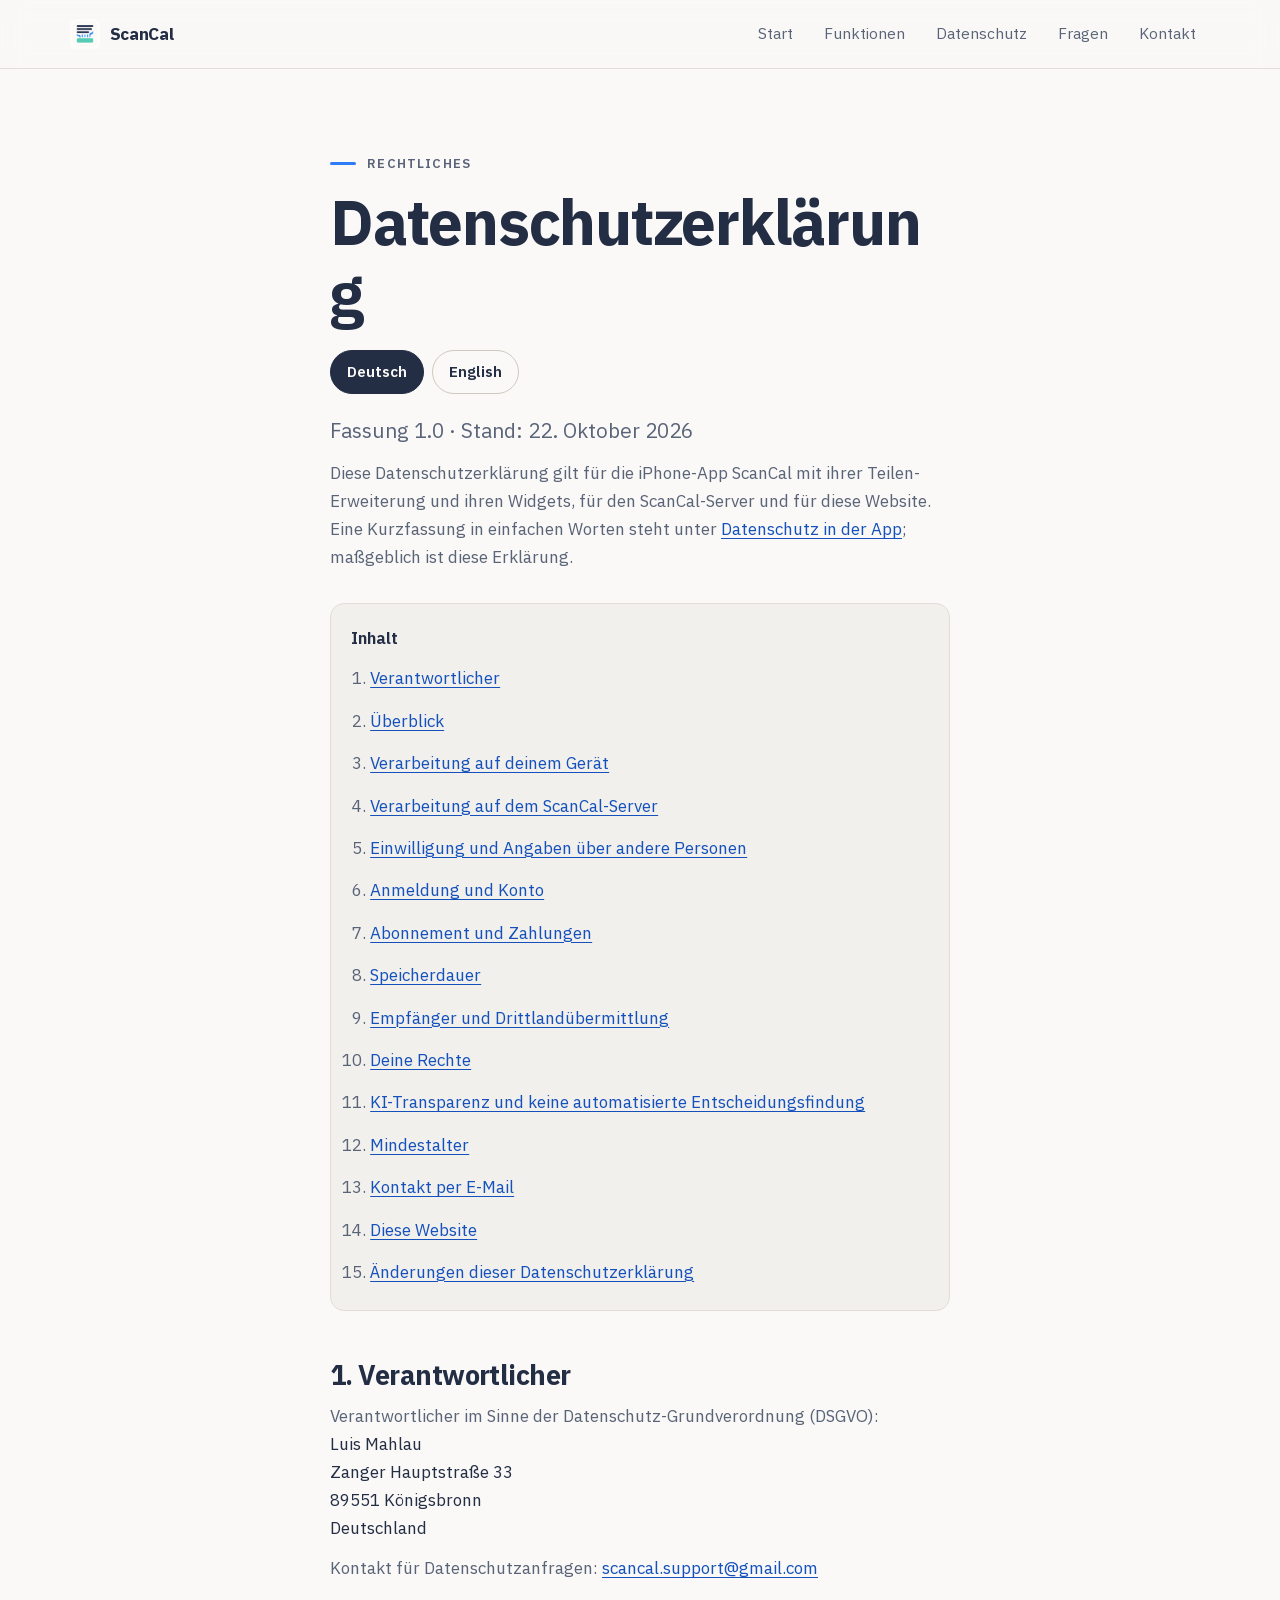
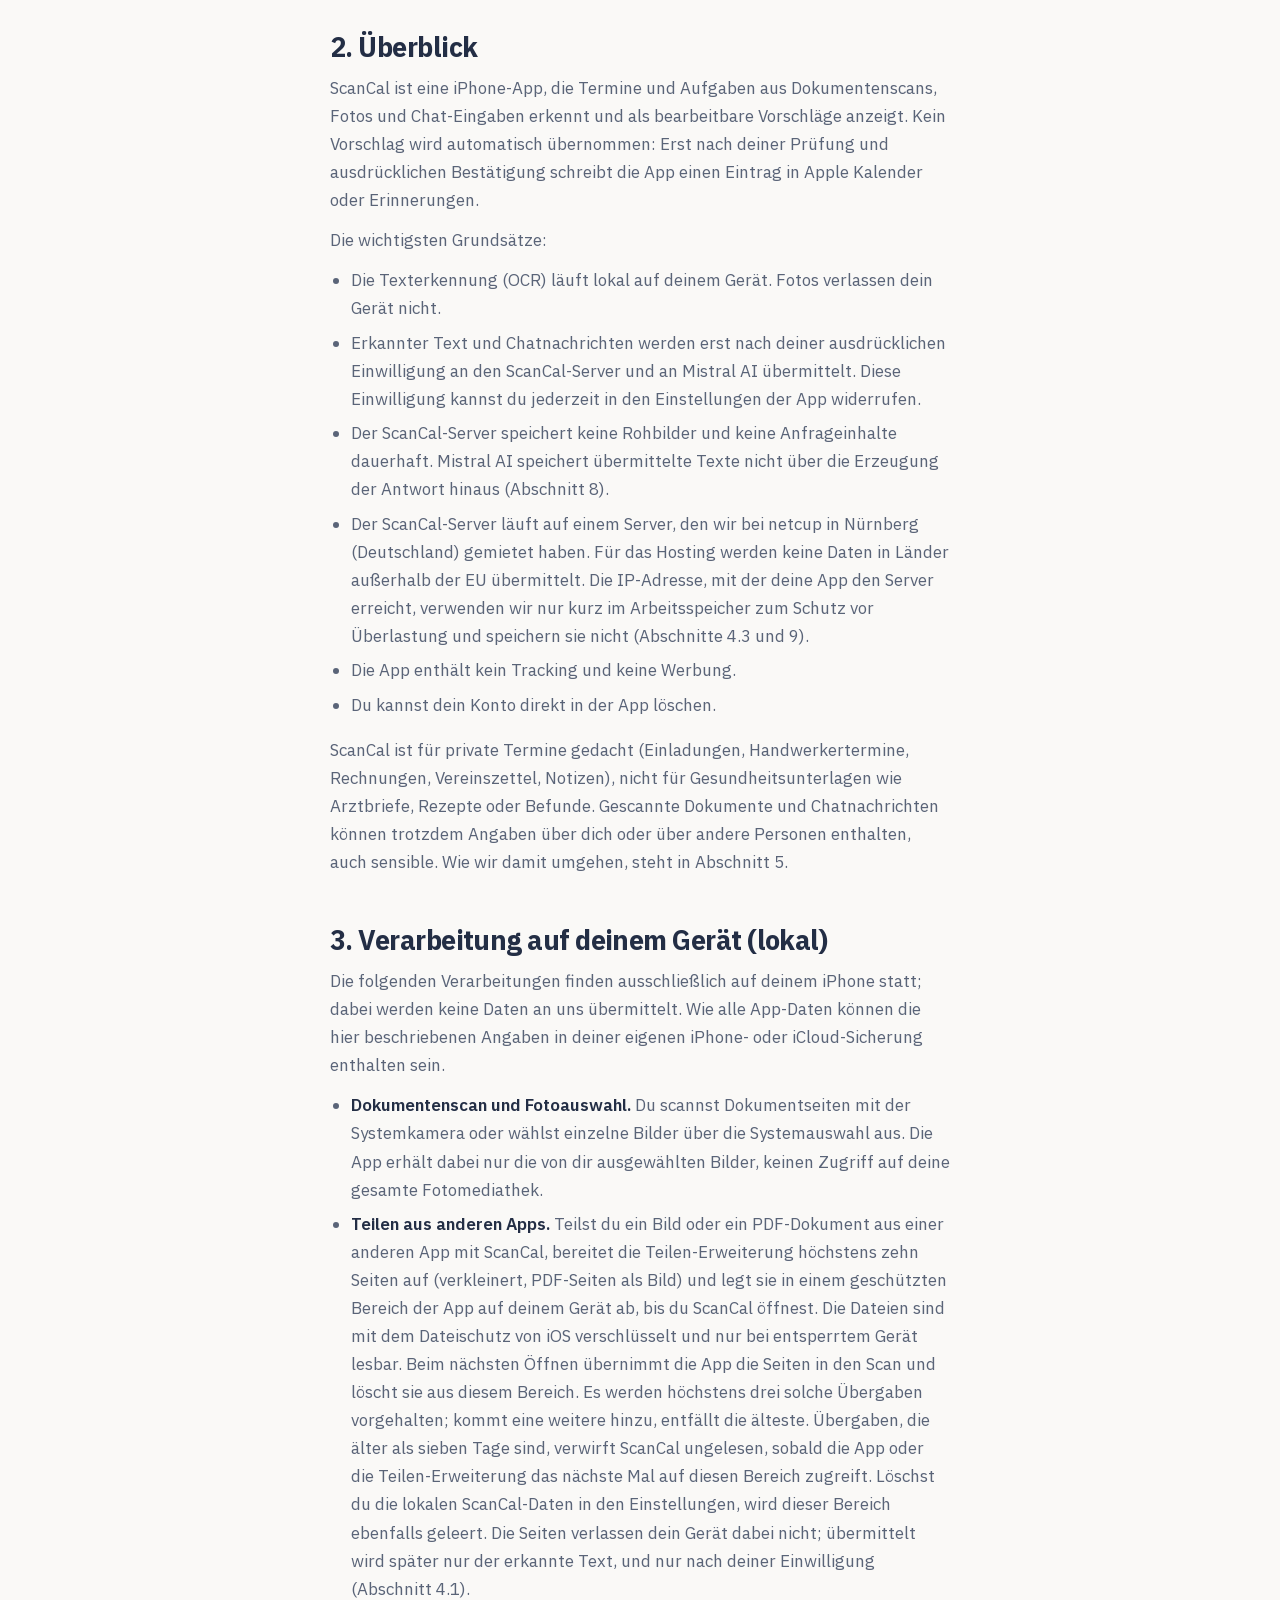
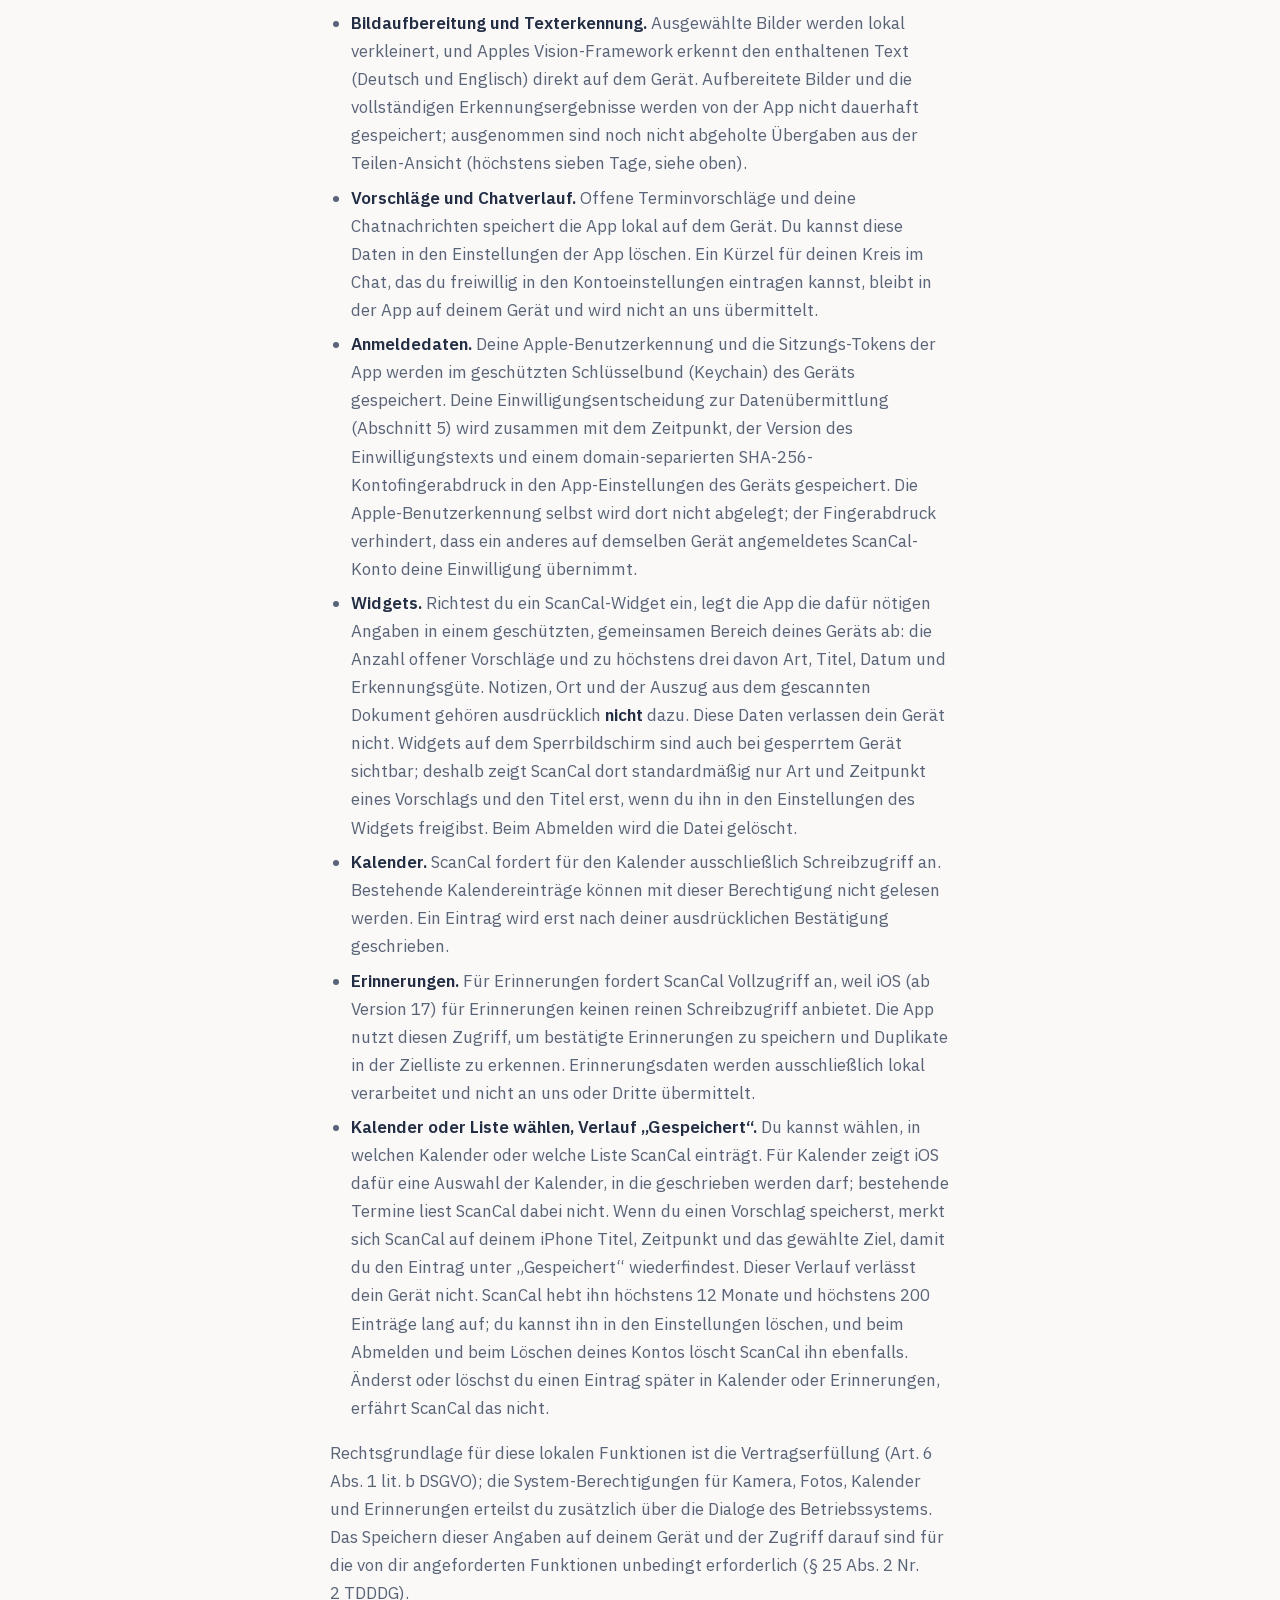
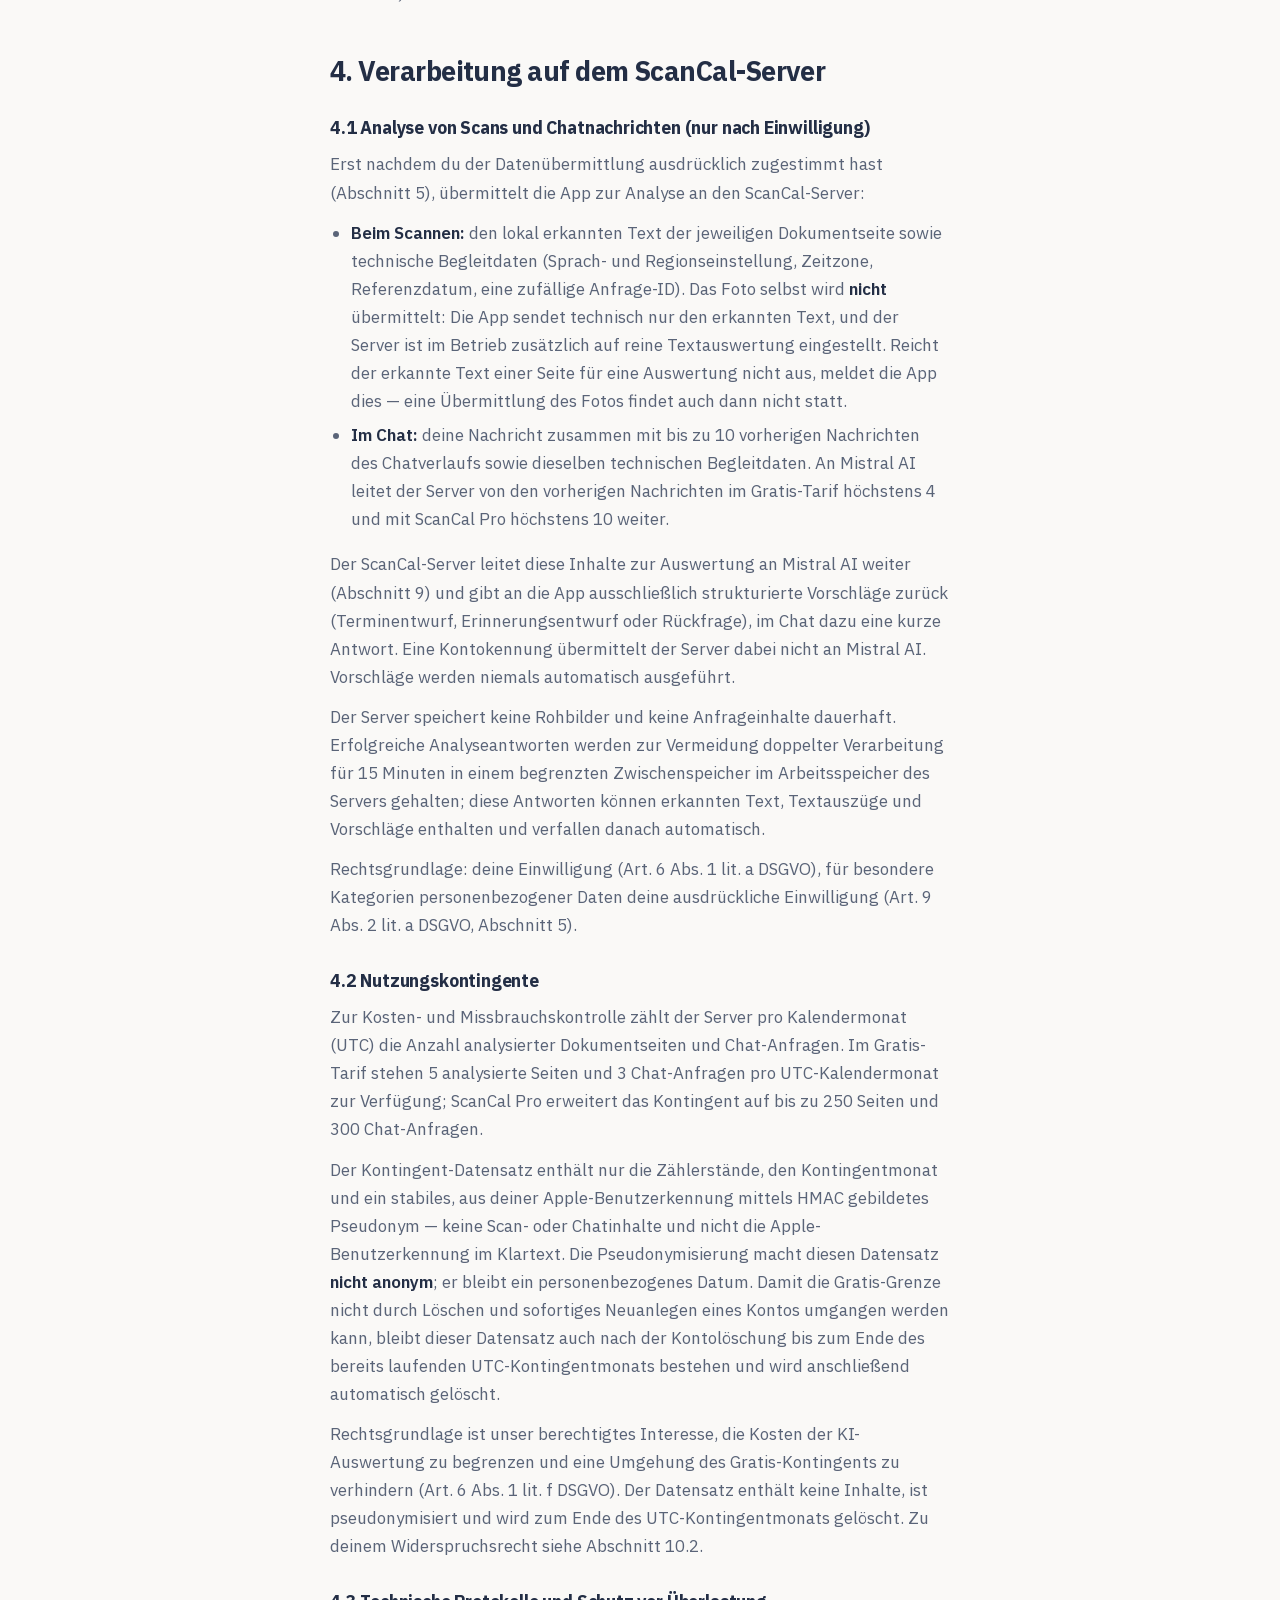
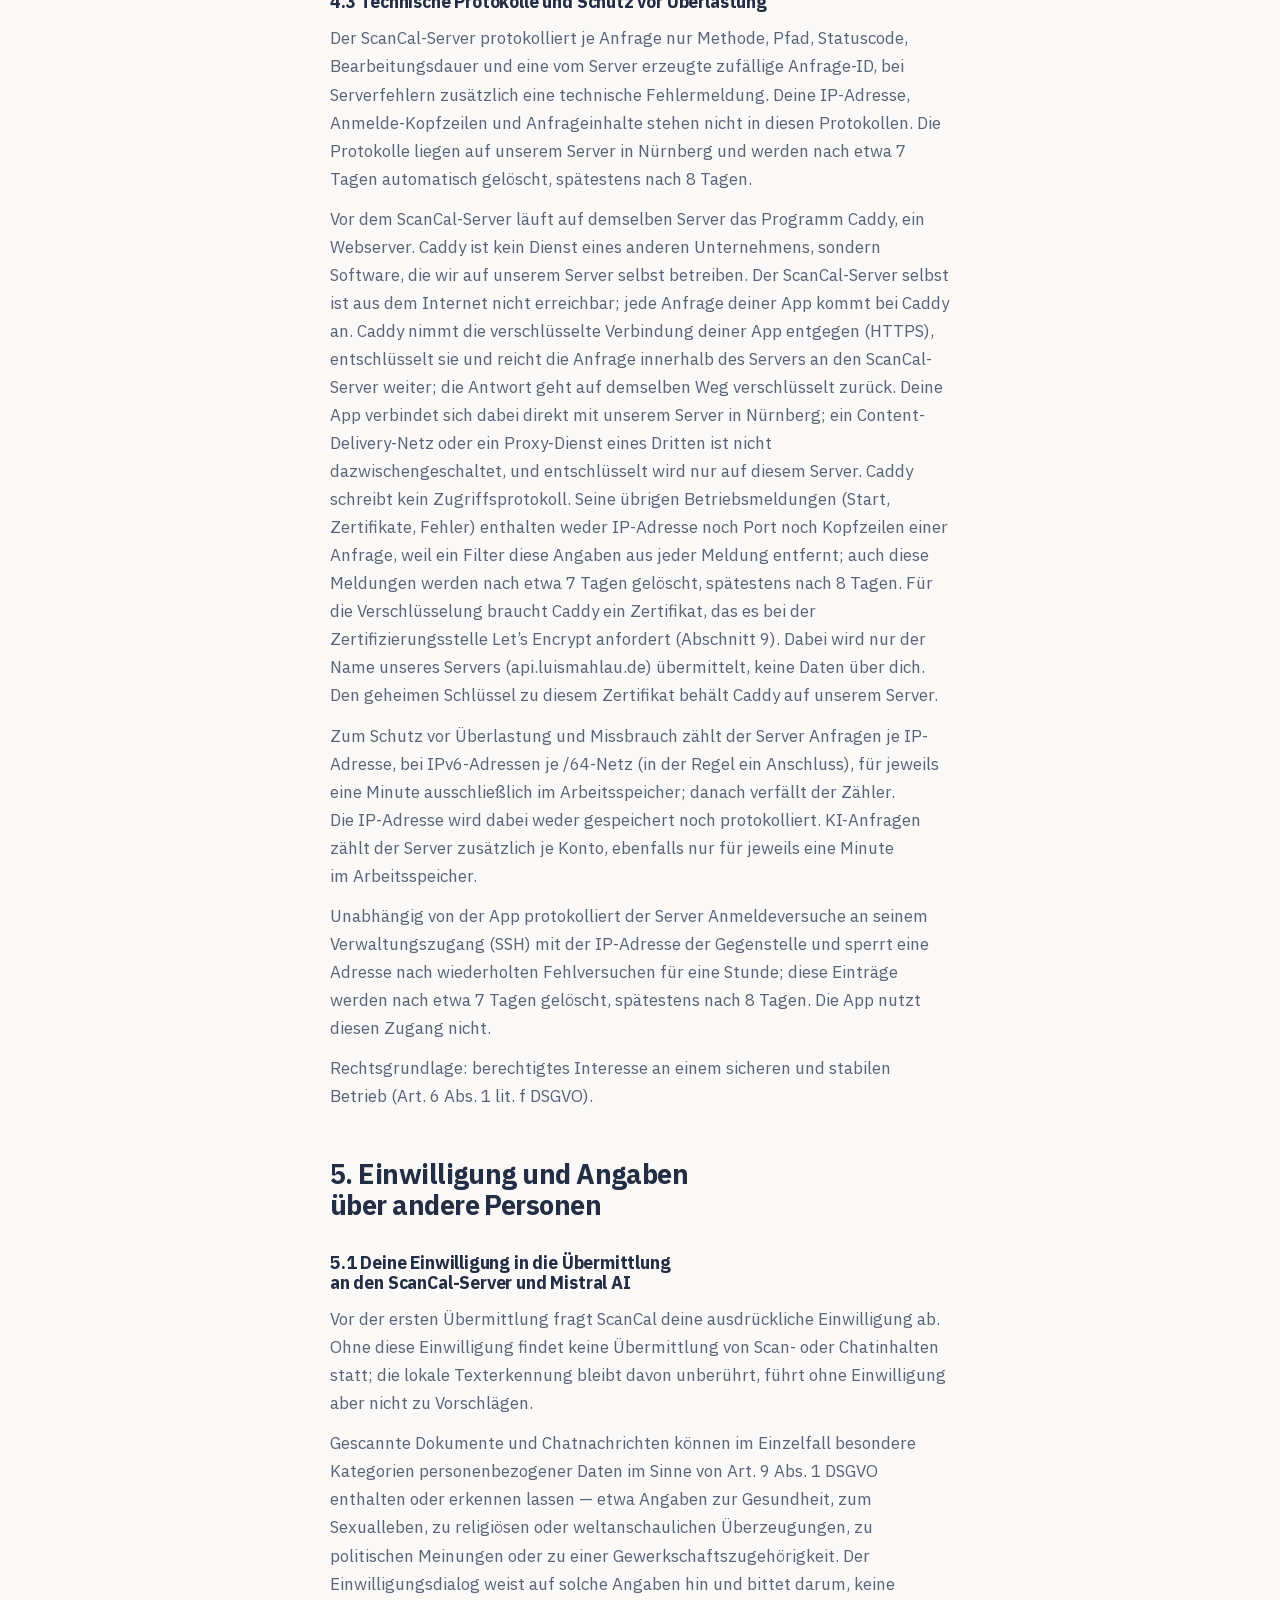
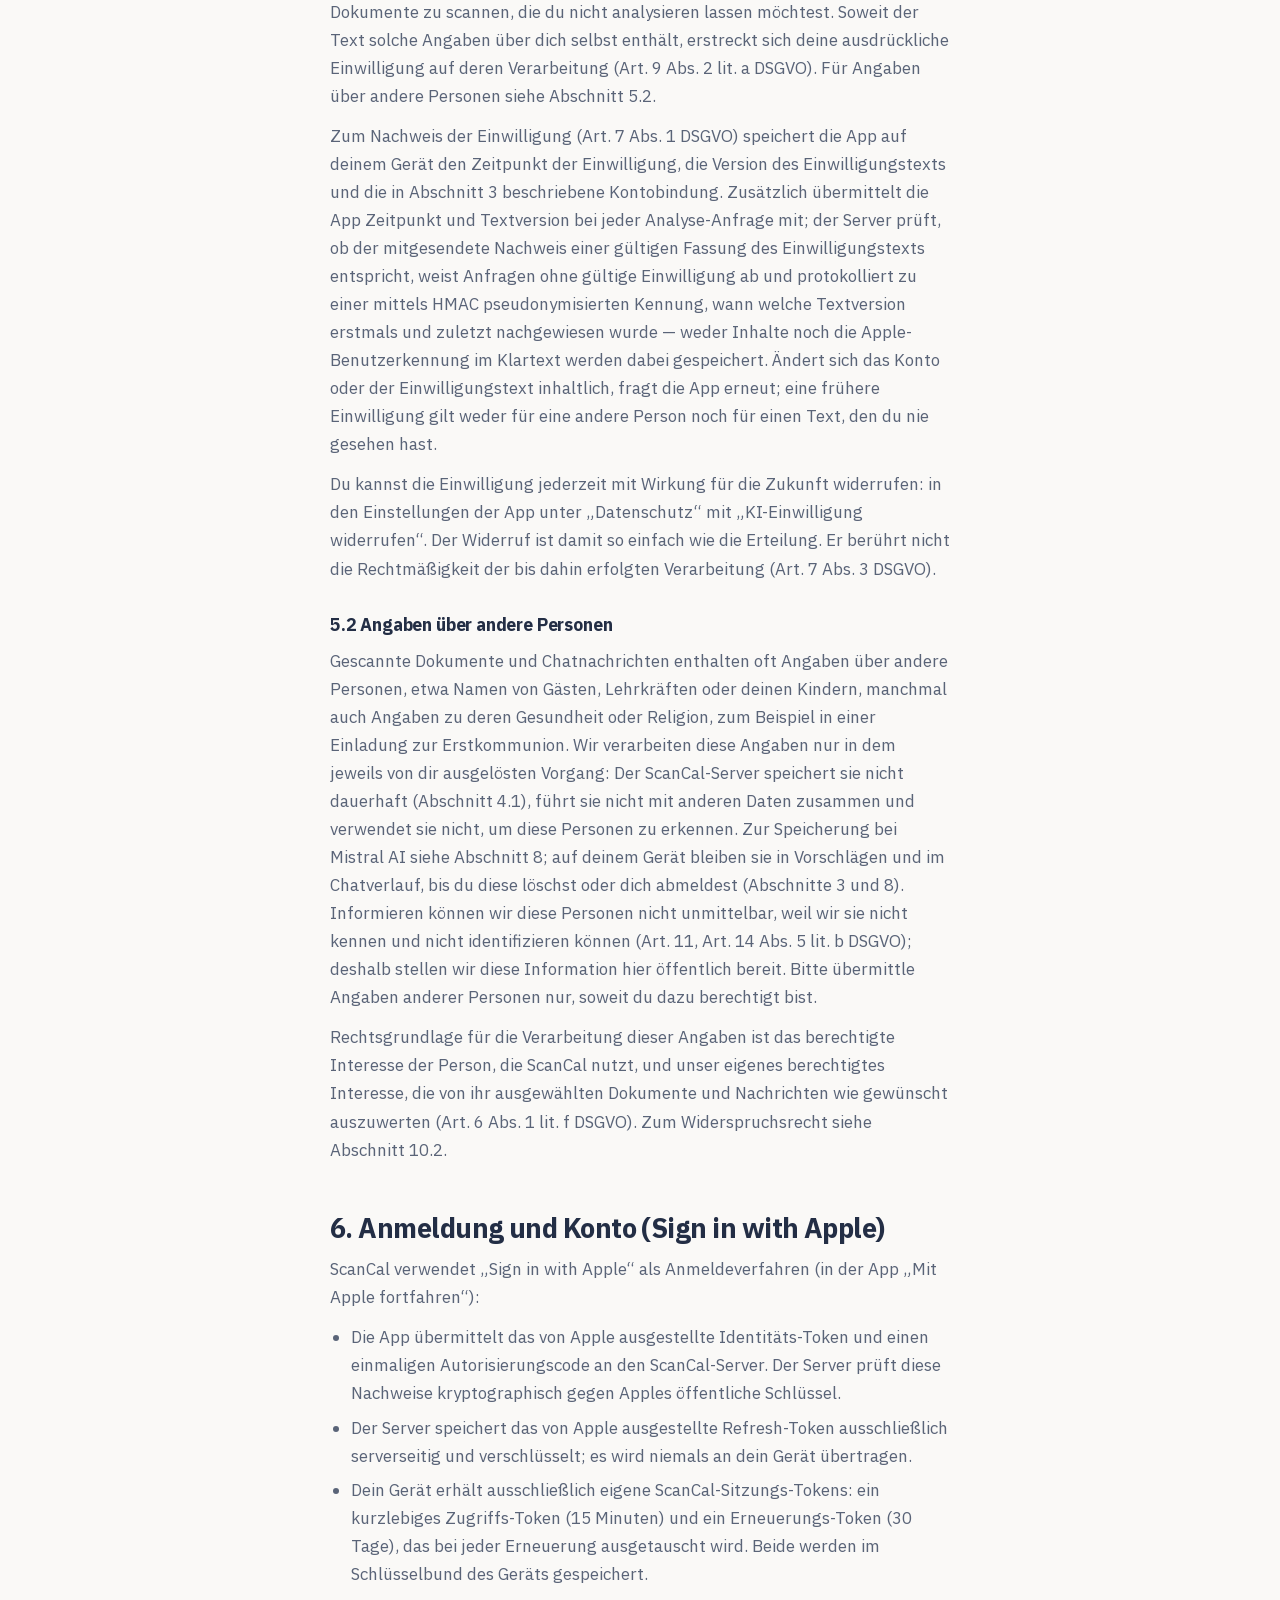
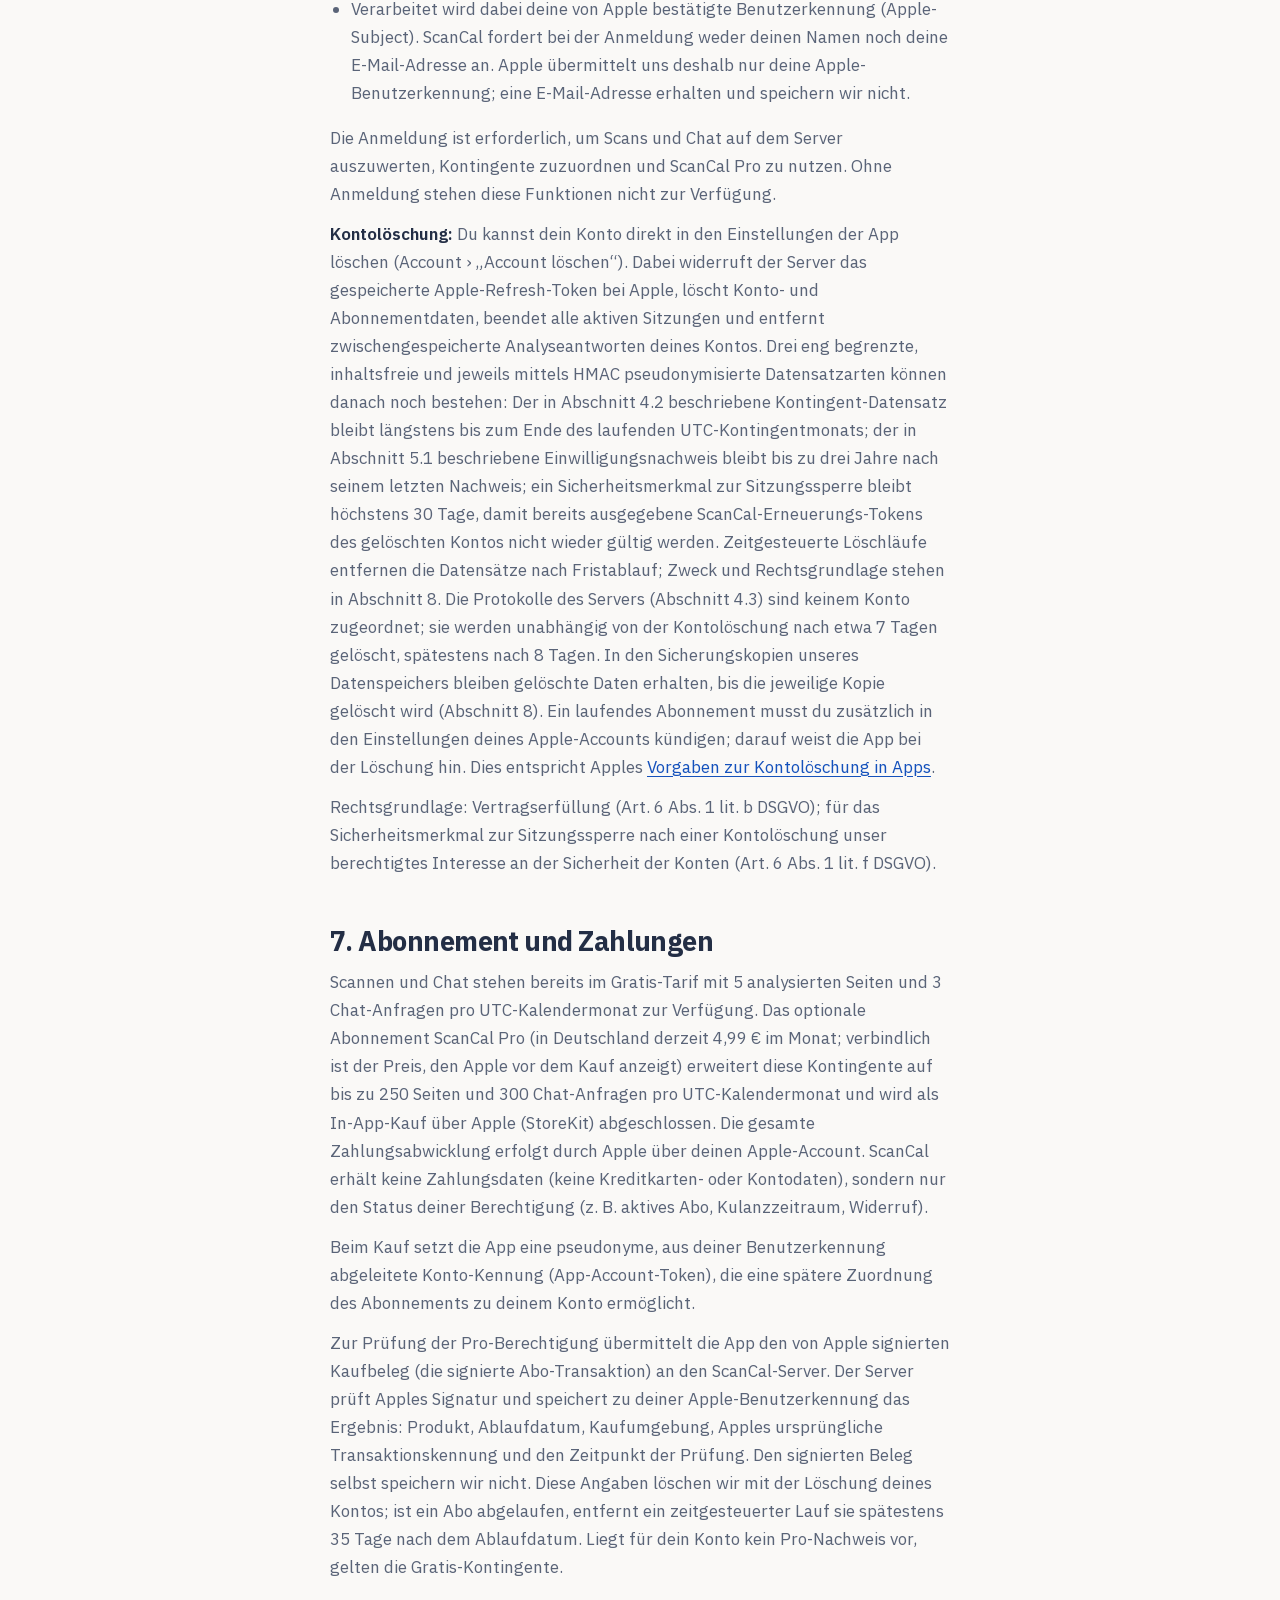
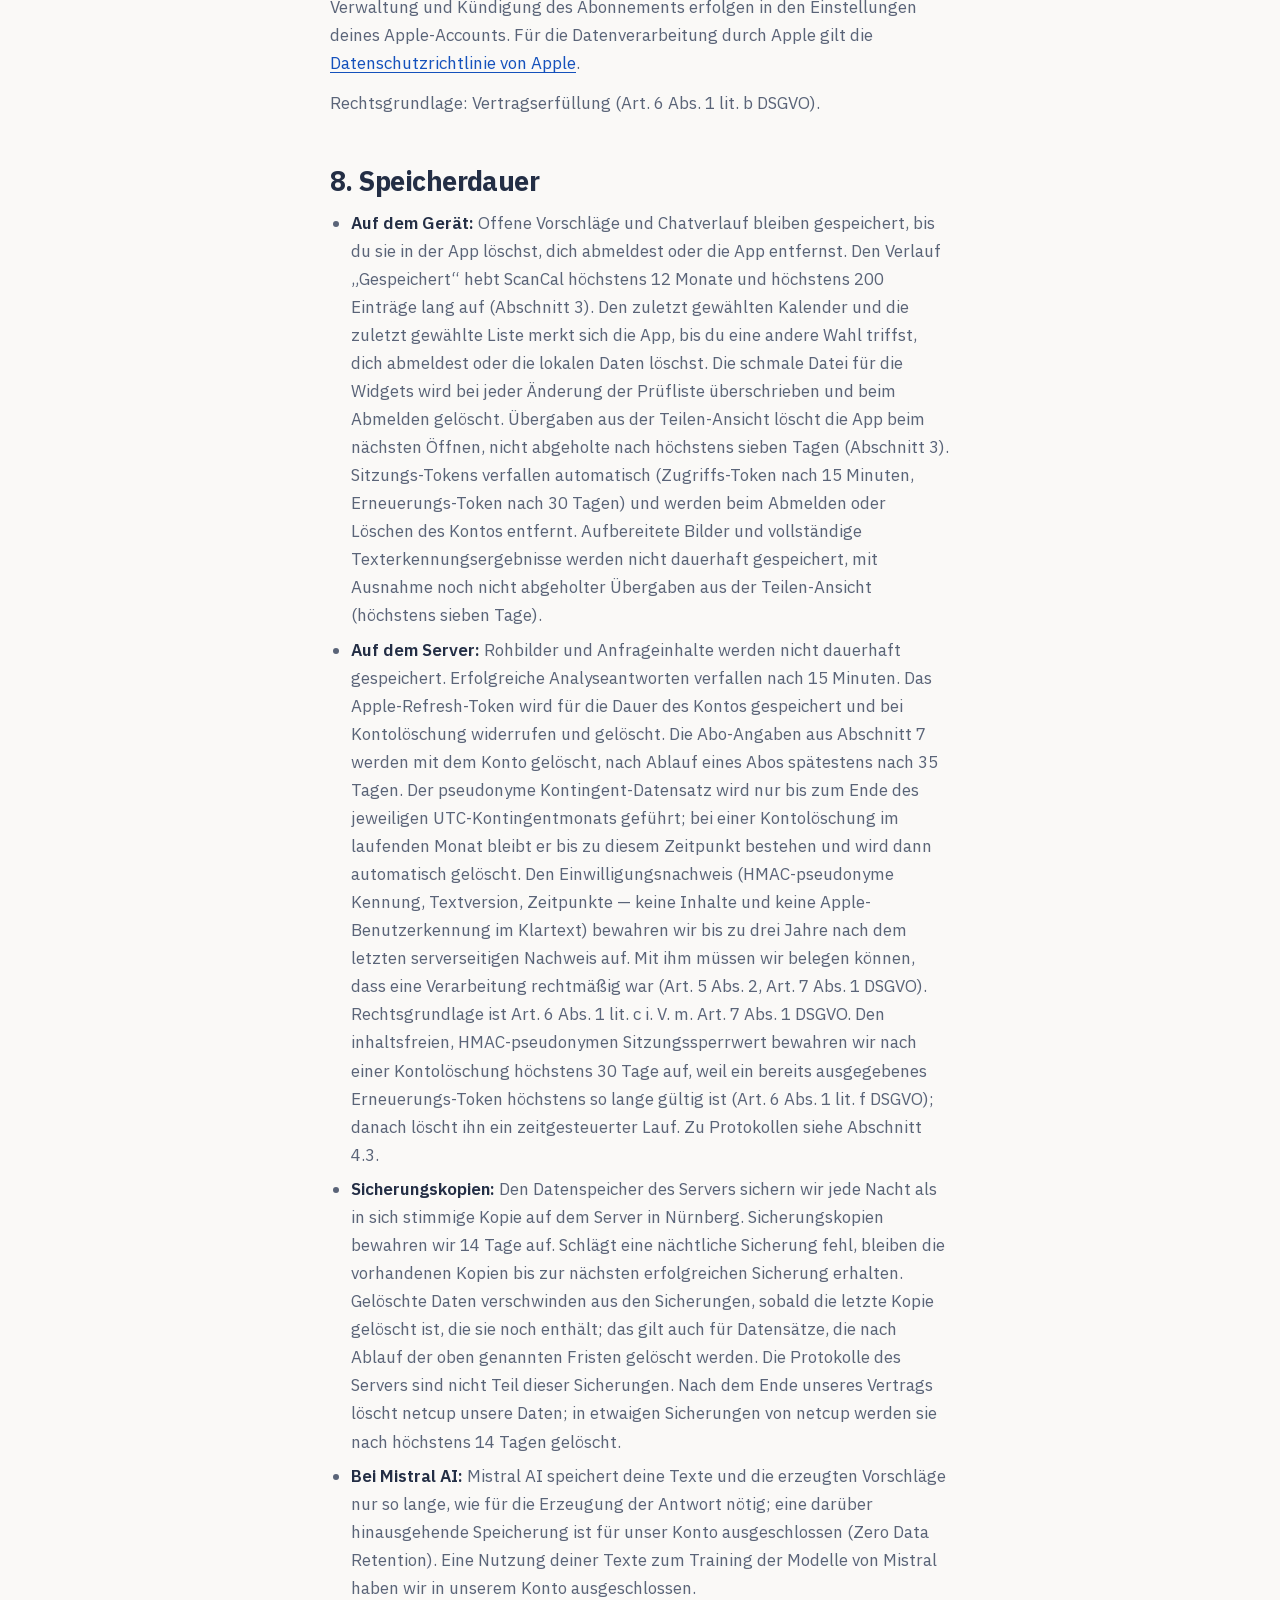
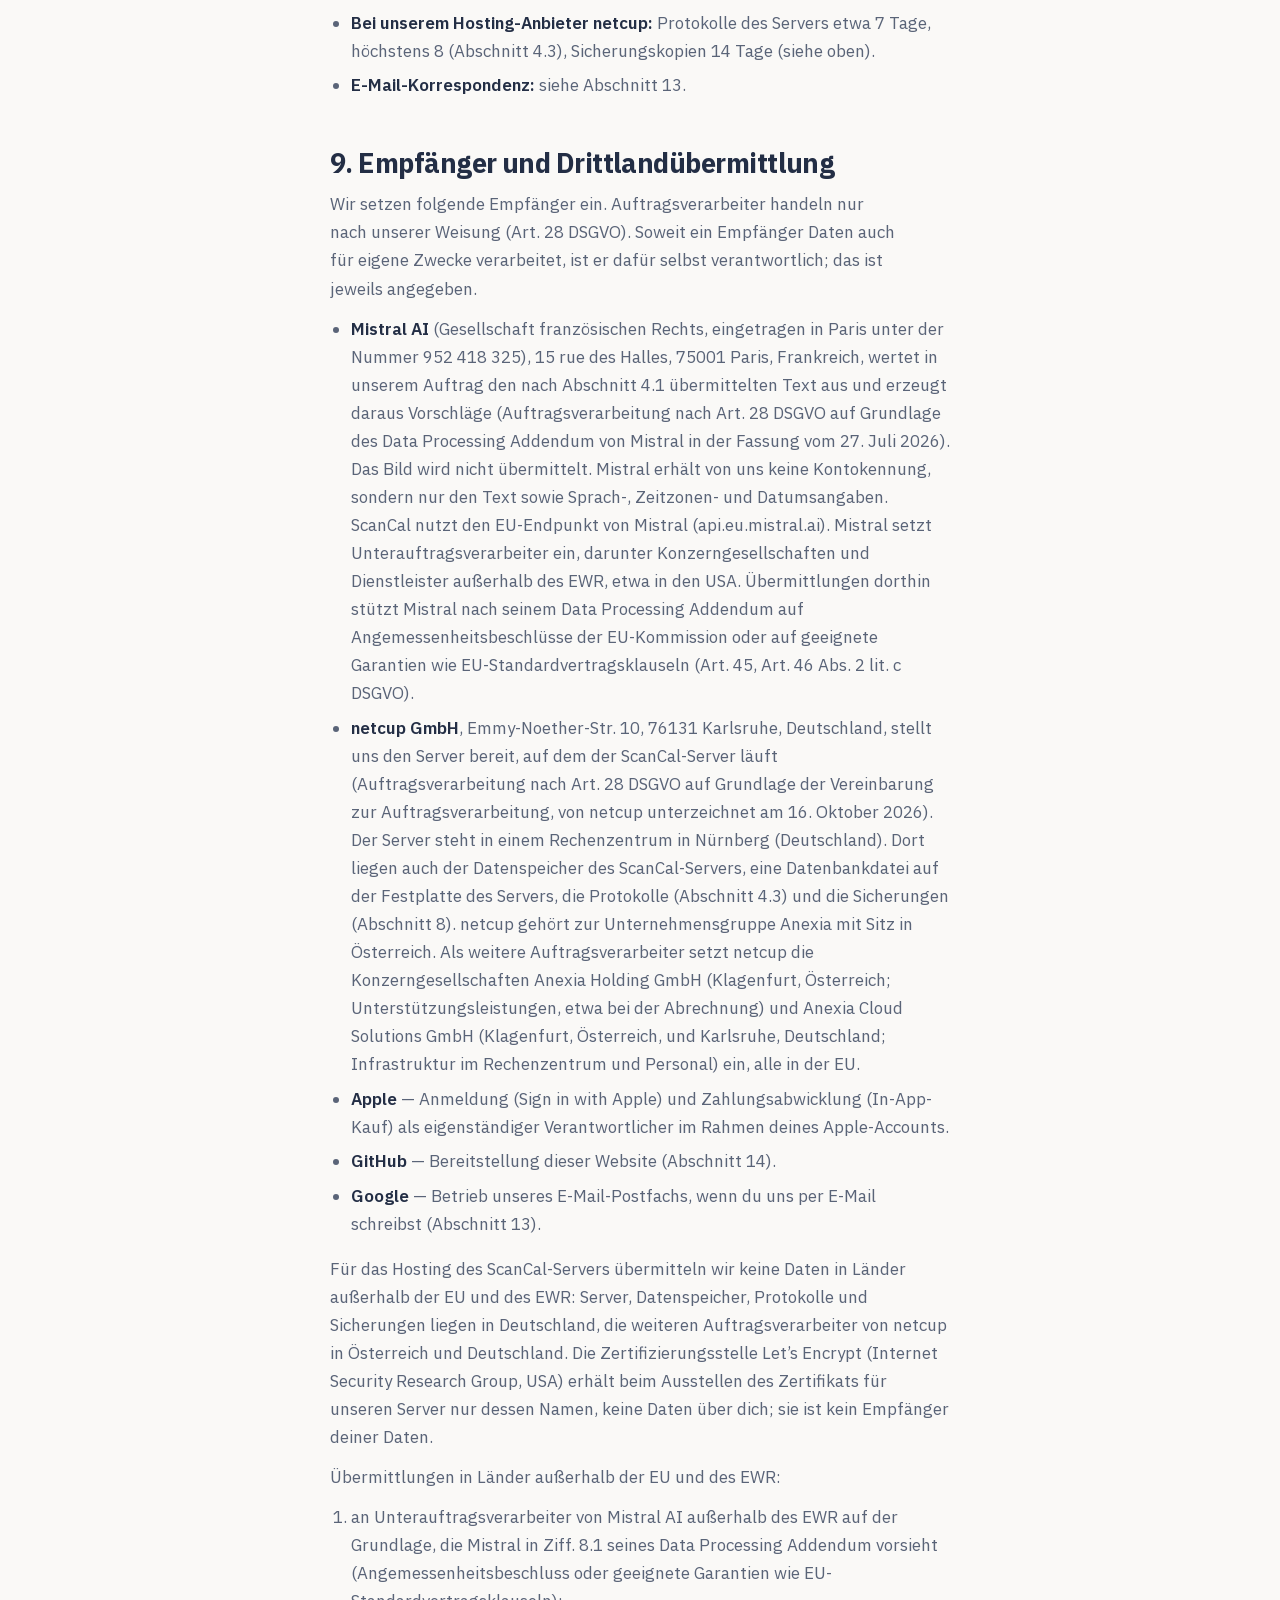
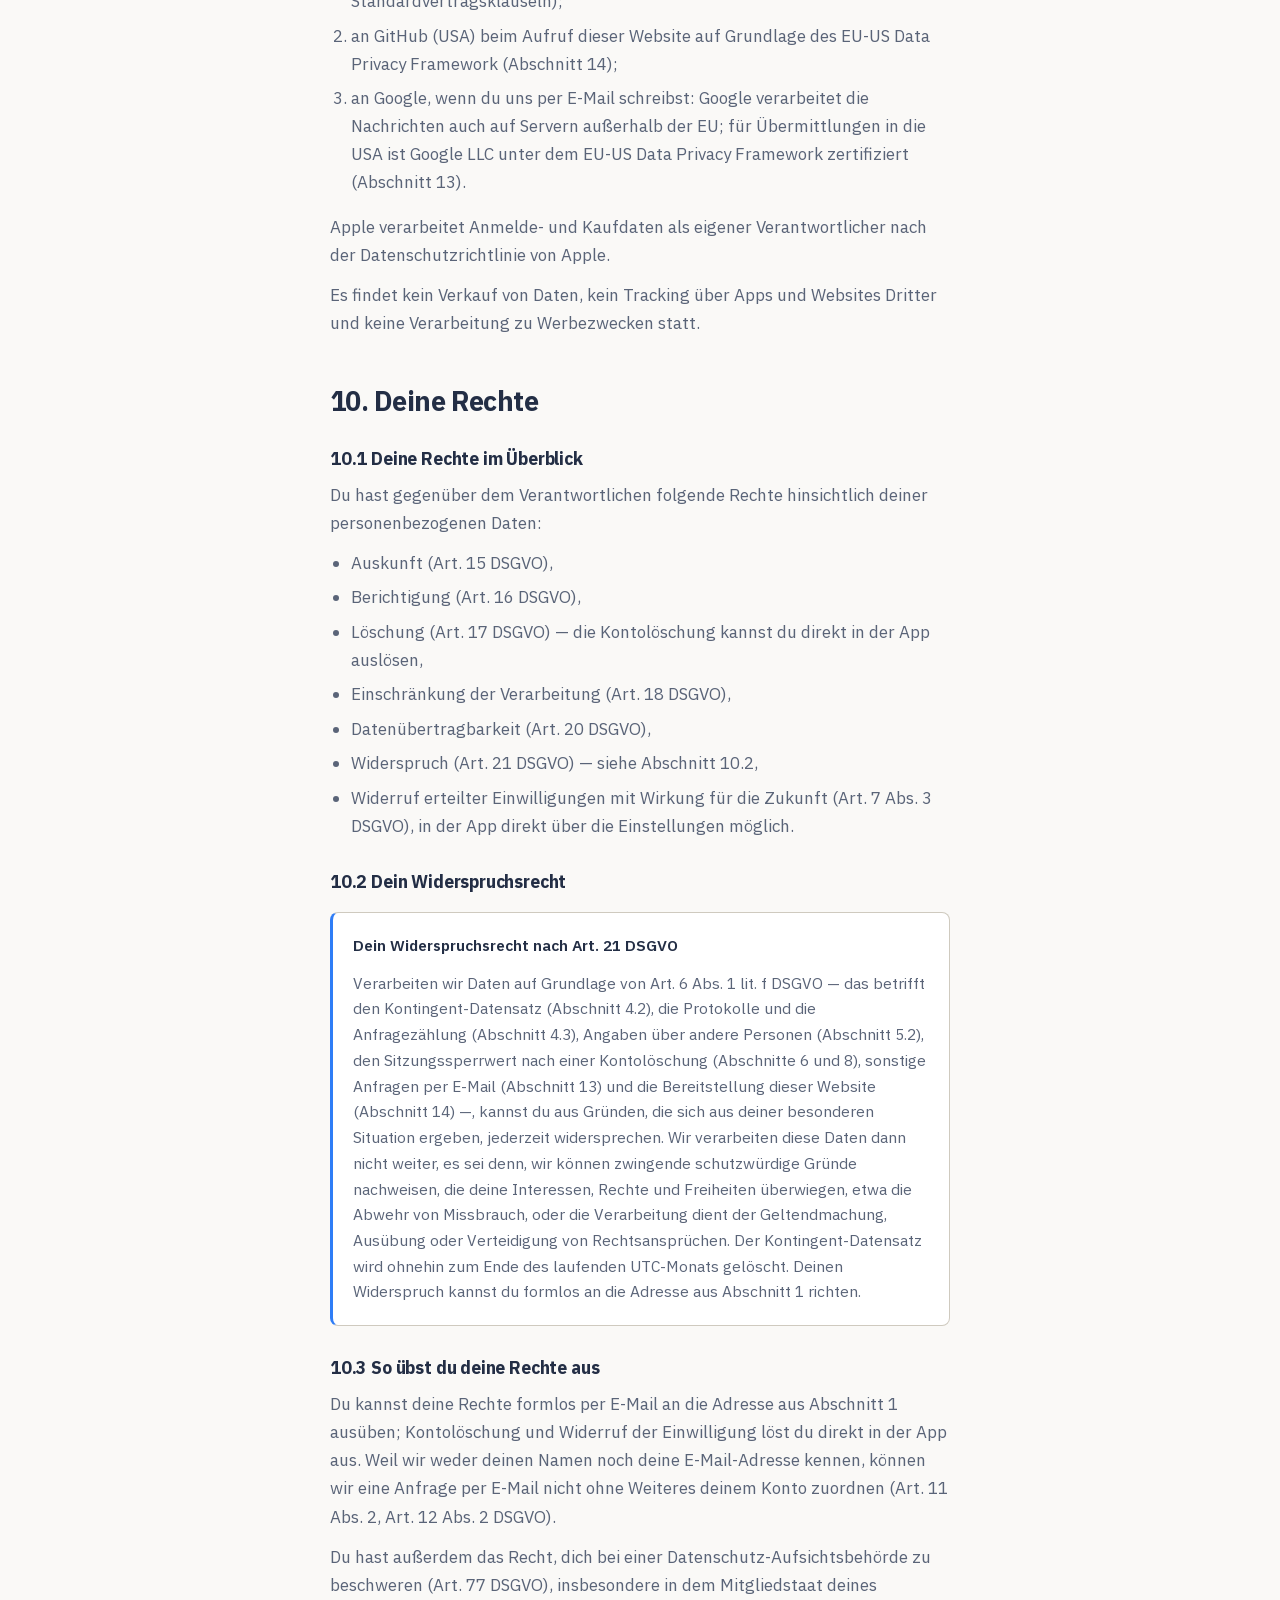
<file: datenschutz.html>
<!DOCTYPE html>
<html lang="de">
<head>
<meta charset="utf-8">
<meta name="viewport" content="width=device-width, initial-scale=1">
<title>Datenschutzerklärung — ScanCal</title>
<meta name="description" content="Datenschutzerklärung für die App ScanCal, den ScanCal-Server und diese Website: Verantwortlicher, Verarbeitungen, Rechtsgrundlagen, Speicherdauer, Empfänger und deine Rechte. Deutsch und Englisch.">
<meta name="robots" content="index, follow">
<meta name="theme-color" content="#faf9f7" media="(prefers-color-scheme: light)">
<meta name="theme-color" content="#12161f" media="(prefers-color-scheme: dark)">
<link rel="canonical" href="https://luis-mah.github.io/scancal-web/datenschutz.html">
<link rel="icon" href="assets/img/favicon-32.png" sizes="32x32">
<link rel="apple-touch-icon" href="assets/img/logo-180.png">
<link rel="preload" href="assets/fonts/ibm-plex-sans-400.woff2" as="font" type="font/woff2" crossorigin>
<link rel="stylesheet" href="assets/css/style.css">
</head>
<body>
<a class="skip-link" href="#inhalt">Zum Inhalt springen</a>

<header class="site-header">
  <div class="wrap site-header__inner">
    <a class="brand" href="index.html">
      <img src="assets/img/logo-180.png" width="30" height="30" alt="">
      ScanCal
    </a>
    <button class="nav-toggle" type="button" aria-expanded="false" aria-controls="hauptnavigation">
      <span class="visually-hidden">Menü öffnen</span>
      <svg class="icon-open" viewBox="0 0 24 24" fill="none" stroke="currentColor" stroke-width="2" stroke-linecap="round" aria-hidden="true"><path d="M4 7h16M4 12h16M4 17h16"/></svg>
      <svg class="icon-close" viewBox="0 0 24 24" fill="none" stroke="currentColor" stroke-width="2" stroke-linecap="round" aria-hidden="true"><path d="M6 6l12 12M18 6L6 18"/></svg>
    </button>
    <nav class="nav" id="hauptnavigation" aria-label="Hauptnavigation">
      <a href="index.html">Start</a>
      <a href="funktionen.html">Funktionen</a>
      <a href="datenschutz-in-der-app.html">Datenschutz</a>
      <a href="faq.html">Fragen</a>
      <a href="kontakt.html">Kontakt</a>
    </nav>
  </div>
</header>

<main id="inhalt">
<section class="section section--tight">
  <div class="wrap wrap--narrow legal">

    <div id="de" class="legal-part">
    <p class="eyebrow">Rechtliches</p>
    <h1>Datenschutzerklärung</h1>

    <nav class="lang-switch" aria-label="Sprache · Language">
      <a href="#de" aria-current="true">Deutsch</a>
      <a href="#en" hreflang="en" lang="en">English</a>
    </nav>

    <p class="lede" style="margin-top: var(--space-sm);">
      Fassung 1.0 · Stand: 22. Oktober 2026
    </p>
    <p>
      Diese Datenschutzerklärung gilt für die iPhone-App ScanCal mit ihrer
      Teilen-Erweiterung und ihren Widgets, für den ScanCal-Server und für diese
      Website. Eine Kurzfassung in einfachen Worten steht unter
      <a href="datenschutz-in-der-app.html">Datenschutz in der App</a>; maßgeblich ist
      diese Erklärung.
    </p>

    <nav class="toc" aria-label="Inhaltsverzeichnis" style="margin-top: var(--space-md);">
      <strong>Inhalt</strong>
      <ol>
        <li><a href="#verantwortlicher">Verantwortlicher</a></li>
        <li><a href="#ueberblick">Überblick</a></li>
        <li><a href="#geraet">Verarbeitung auf deinem Gerät</a></li>
        <li><a href="#server">Verarbeitung auf dem ScanCal-Server</a></li>
        <li><a href="#einwilligung">Einwilligung und Angaben über andere Personen</a></li>
        <li><a href="#konto">Anmeldung und Konto</a></li>
        <li><a href="#abo">Abonnement und Zahlungen</a></li>
        <li><a href="#speicherdauer">Speicherdauer</a></li>
        <li><a href="#empfaenger">Empfänger und Drittlandübermittlung</a></li>
        <li><a href="#rechte">Deine Rechte</a></li>
        <li><a href="#ki">KI-Transparenz und keine automatisierte Entscheidungsfindung</a></li>
        <li><a href="#mindestalter">Mindestalter</a></li>
        <li><a href="#email">Kontakt per E-Mail</a></li>
        <li><a href="#website">Diese Website</a></li>
        <li><a href="#aenderungen">Änderungen dieser Datenschutzerklärung</a></li>
      </ol>
    </nav>

    <h2 id="verantwortlicher">1. Verantwortlicher</h2>
    <p>Verantwortlicher im Sinne der Datenschutz-Grundverordnung (DSGVO):</p>
    <address>
      Luis Mahlau<br>
      Zanger Hauptstraße 33<br>
      89551 Königsbronn<br>
      Deutschland
    </address>
    <p>Kontakt für Datenschutzanfragen: <a href="mailto:scancal.support@gmail.com">scancal.support@gmail.com</a></p>

    <h2 id="ueberblick">2. Überblick</h2>
    <p>
      ScanCal ist eine iPhone-App, die Termine und Aufgaben aus Dokumentenscans, Fotos
      und Chat-Eingaben erkennt und als bearbeitbare Vorschläge anzeigt. Kein Vorschlag
      wird automatisch übernommen: Erst nach deiner Prüfung und ausdrücklichen
      Bestätigung schreibt die App einen Eintrag in Apple Kalender oder Erinnerungen.
    </p>
    <p>Die wichtigsten Grundsätze:</p>
    <ul>
      <li>Die Texterkennung (OCR) läuft lokal auf deinem Gerät. Fotos verlassen dein Gerät nicht.</li>
      <li>Erkannter Text und Chatnachrichten werden erst nach deiner ausdrücklichen Einwilligung an den ScanCal-Server und an Mistral AI übermittelt. Diese Einwilligung kannst du jederzeit in den Einstellungen der App widerrufen.</li>
      <li>Der ScanCal-Server speichert keine Rohbilder und keine Anfrageinhalte dauerhaft. Mistral AI speichert übermittelte Texte nicht über die Erzeugung der Antwort hinaus (Abschnitt 8).</li>
      <li>Der ScanCal-Server läuft auf einem Server, den wir bei netcup in Nürnberg (Deutschland) gemietet haben. Für das Hosting werden keine Daten in Länder außerhalb der EU übermittelt. Die IP-Adresse, mit der deine App den Server erreicht, verwenden wir nur kurz im Arbeitsspeicher zum Schutz vor Überlastung und speichern sie nicht (Abschnitte 4.3 und 9).</li>
      <li>Die App enthält kein Tracking und keine Werbung.</li>
      <li>Du kannst dein Konto direkt in der App löschen.</li>
    </ul>
    <p>
      ScanCal ist für private Termine gedacht (Einladungen, Handwerkertermine, Rechnungen,
      Vereinszettel, Notizen), nicht für Gesundheitsunterlagen wie Arztbriefe, Rezepte
      oder Befunde. Gescannte Dokumente und Chatnachrichten können trotzdem Angaben über
      dich oder über andere Personen enthalten, auch sensible. Wie wir damit umgehen,
      steht in Abschnitt 5.
    </p>

    <h2 id="geraet">3. Verarbeitung auf deinem Gerät (lokal)</h2>
    <p>Die folgenden Verarbeitungen finden ausschließlich auf deinem iPhone statt; dabei werden keine Daten an uns übermittelt. Wie alle App-Daten können die hier beschriebenen Angaben in deiner eigenen iPhone- oder iCloud-Sicherung enthalten sein.</p>
    <ul>
      <li><strong>Dokumentenscan und Fotoauswahl.</strong> Du scannst Dokumentseiten mit der Systemkamera oder wählst einzelne Bilder über die Systemauswahl aus. Die App erhält dabei nur die von dir ausgewählten Bilder, keinen Zugriff auf deine gesamte Fotomediathek.</li>
      <li><strong>Teilen aus anderen Apps.</strong> Teilst du ein Bild oder ein PDF-Dokument aus einer anderen App mit ScanCal, bereitet die Teilen-Erweiterung höchstens zehn Seiten auf (verkleinert, PDF-Seiten als Bild) und legt sie in einem geschützten Bereich der App auf deinem Gerät ab, bis du ScanCal öffnest. Die Dateien sind mit dem Dateischutz von iOS verschlüsselt und nur bei entsperrtem Gerät lesbar. Beim nächsten Öffnen übernimmt die App die Seiten in den Scan und löscht sie aus diesem Bereich. Es werden höchstens drei solche Übergaben vorgehalten; kommt eine weitere hinzu, entfällt die älteste. Übergaben, die älter als sieben Tage sind, verwirft ScanCal ungelesen, sobald die App oder die Teilen-Erweiterung das nächste Mal auf diesen Bereich zugreift. Löschst du die lokalen ScanCal-Daten in den Einstellungen, wird dieser Bereich ebenfalls geleert. Die Seiten verlassen dein Gerät dabei nicht; übermittelt wird später nur der erkannte Text, und nur nach deiner Einwilligung (Abschnitt 4.1).</li>
      <li><strong>Bildaufbereitung und Texterkennung.</strong> Ausgewählte Bilder werden lokal verkleinert, und Apples Vision-Framework erkennt den enthaltenen Text (Deutsch und Englisch) direkt auf dem Gerät. Aufbereitete Bilder und die vollständigen Erkennungsergebnisse werden von der App nicht dauerhaft gespeichert; ausgenommen sind noch nicht abgeholte Übergaben aus der Teilen-Ansicht (höchstens sieben Tage, siehe oben).</li>
      <li><strong>Vorschläge und Chatverlauf.</strong> Offene Terminvorschläge und deine Chatnachrichten speichert die App lokal auf dem Gerät. Du kannst diese Daten in den Einstellungen der App löschen. Ein Kürzel für deinen Kreis im Chat, das du freiwillig in den Kontoeinstellungen eintragen kannst, bleibt in der App auf deinem Gerät und wird nicht an uns übermittelt.</li>
      <li><strong>Anmeldedaten.</strong> Deine Apple-Benutzerkennung und die Sitzungs-Tokens der App werden im geschützten Schlüsselbund (Keychain) des Geräts gespeichert. Deine Einwilligungsentscheidung zur Datenübermittlung (Abschnitt 5) wird zusammen mit dem Zeitpunkt, der Version des Einwilligungstexts und einem domain-separierten SHA-256-Kontofingerabdruck in den App-Einstellungen des Geräts gespeichert. Die Apple-Benutzerkennung selbst wird dort nicht abgelegt; der Fingerabdruck verhindert, dass ein anderes auf demselben Gerät angemeldetes ScanCal-Konto deine Einwilligung übernimmt.</li>
      <li><strong>Widgets.</strong> Richtest du ein ScanCal-Widget ein, legt die App die dafür nötigen Angaben in einem geschützten, gemeinsamen Bereich deines Geräts ab: die Anzahl offener Vorschläge und zu höchstens drei davon Art, Titel, Datum und Erkennungsgüte. Notizen, Ort und der Auszug aus dem gescannten Dokument gehören ausdrücklich <strong>nicht</strong> dazu. Diese Daten verlassen dein Gerät nicht. Widgets auf dem Sperrbildschirm sind auch bei gesperrtem Gerät sichtbar; deshalb zeigt ScanCal dort standardmäßig nur Art und Zeitpunkt eines Vorschlags und den Titel erst, wenn du ihn in den Einstellungen des Widgets freigibst. Beim Abmelden wird die Datei gelöscht.</li>
      <li><strong>Kalender.</strong> ScanCal fordert für den Kalender ausschließlich Schreibzugriff an. Bestehende Kalendereinträge können mit dieser Berechtigung nicht gelesen werden. Ein Eintrag wird erst nach deiner ausdrücklichen Bestätigung geschrieben.</li>
      <li><strong>Erinnerungen.</strong> Für Erinnerungen fordert ScanCal Vollzugriff an, weil iOS (ab Version 17) für Erinnerungen keinen reinen Schreibzugriff anbietet. Die App nutzt diesen Zugriff, um bestätigte Erinnerungen zu speichern und Duplikate in der Zielliste zu erkennen. Erinnerungsdaten werden ausschließlich lokal verarbeitet und nicht an uns oder Dritte übermittelt.</li>
      <li><strong>Kalender oder Liste wählen, Verlauf „Gespeichert“.</strong> Du kannst wählen, in welchen Kalender oder welche Liste ScanCal einträgt. Für Kalender zeigt iOS dafür eine Auswahl der Kalender, in die geschrieben werden darf; bestehende Termine liest ScanCal dabei nicht. Wenn du einen Vorschlag speicherst, merkt sich ScanCal auf deinem iPhone Titel, Zeitpunkt und das gewählte Ziel, damit du den Eintrag unter „Gespeichert“ wiederfindest. Dieser Verlauf verlässt dein Gerät nicht. ScanCal hebt ihn höchstens 12 Monate und höchstens 200 Einträge lang auf; du kannst ihn in den Einstellungen löschen, und beim Abmelden und beim Löschen deines Kontos löscht ScanCal ihn ebenfalls. Änderst oder löschst du einen Eintrag später in Kalender oder Erinnerungen, erfährt ScanCal das nicht.</li>
    </ul>
    <p>
      Rechtsgrundlage für diese lokalen Funktionen ist die Vertragserfüllung (Art. 6
      Abs. 1 lit. b DSGVO); die System-Berechtigungen für Kamera, Fotos, Kalender und
      Erinnerungen erteilst du zusätzlich über die Dialoge des Betriebssystems. Das
      Speichern dieser Angaben auf deinem Gerät und der Zugriff darauf sind für die von
      dir angeforderten Funktionen unbedingt erforderlich (§ 25 Abs. 2 Nr. 2 TDDDG).
    </p>

    <h2 id="server">4. Verarbeitung auf dem ScanCal-Server</h2>

    <h3 id="server-analyse">4.1 Analyse von Scans und Chatnachrichten (nur nach Einwilligung)</h3>
    <p>Erst nachdem du der Datenübermittlung ausdrücklich zugestimmt hast (Abschnitt 5), übermittelt die App zur Analyse an den ScanCal-Server:</p>
    <ul>
      <li><strong>Beim Scannen:</strong> den lokal erkannten Text der jeweiligen Dokumentseite sowie technische Begleitdaten (Sprach- und Regionseinstellung, Zeitzone, Referenzdatum, eine zufällige Anfrage-ID). Das Foto selbst wird <strong>nicht</strong> übermittelt: Die App sendet technisch nur den erkannten Text, und der Server ist im Betrieb zusätzlich auf reine Textauswertung eingestellt. Reicht der erkannte Text einer Seite für eine Auswertung nicht aus, meldet die App dies — eine Übermittlung des Fotos findet auch dann nicht statt.</li>
      <li><strong>Im Chat:</strong> deine Nachricht zusammen mit bis zu 10 vorherigen Nachrichten des Chatverlaufs sowie dieselben technischen Begleitdaten. An Mistral AI leitet der Server von den vorherigen Nachrichten im Gratis-Tarif höchstens 4 und mit ScanCal Pro höchstens 10 weiter.</li>
    </ul>
    <p>
      Der ScanCal-Server leitet diese Inhalte zur Auswertung an Mistral AI weiter
      (Abschnitt 9) und gibt an die App ausschließlich strukturierte Vorschläge zurück
      (Terminentwurf, Erinnerungsentwurf oder Rückfrage), im Chat dazu eine kurze
      Antwort. Eine Kontokennung übermittelt der Server dabei nicht an Mistral AI.
      Vorschläge werden niemals automatisch ausgeführt.
    </p>
    <p>
      Der Server speichert keine Rohbilder und keine Anfrageinhalte dauerhaft.
      Erfolgreiche Analyseantworten werden zur Vermeidung doppelter Verarbeitung für
      15 Minuten in einem begrenzten Zwischenspeicher im
      Arbeitsspeicher des Servers gehalten; diese Antworten können erkannten Text,
      Textauszüge und Vorschläge enthalten und verfallen danach automatisch.
    </p>
    <p>
      Rechtsgrundlage: deine Einwilligung (Art. 6 Abs. 1 lit. a DSGVO), für besondere
      Kategorien personenbezogener Daten deine ausdrückliche Einwilligung (Art. 9 Abs. 2
      lit. a DSGVO, Abschnitt 5).
    </p>

    <h3 id="server-kontingente">4.2 Nutzungskontingente</h3>
    <p>
      Zur Kosten- und Missbrauchskontrolle zählt der Server pro Kalendermonat (UTC) die
      Anzahl analysierter Dokumentseiten und Chat-Anfragen. Im Gratis-Tarif stehen
      5 analysierte Seiten und 3 Chat-Anfragen pro UTC-Kalendermonat zur Verfügung;
      ScanCal Pro erweitert das Kontingent auf bis zu 250 Seiten und 300 Chat-Anfragen.
    </p>
    <p>
      Der Kontingent-Datensatz enthält nur die Zählerstände, den Kontingentmonat und
      ein stabiles, aus deiner Apple-Benutzerkennung mittels HMAC gebildetes Pseudonym —
      keine Scan- oder Chatinhalte und nicht die Apple-Benutzerkennung im Klartext. Die
      Pseudonymisierung macht diesen Datensatz <strong>nicht anonym</strong>; er bleibt
      ein personenbezogenes Datum. Damit die Gratis-Grenze nicht durch Löschen und
      sofortiges Neuanlegen eines Kontos umgangen werden kann, bleibt dieser Datensatz
      auch nach der Kontolöschung bis zum Ende des bereits laufenden
      UTC-Kontingentmonats bestehen und wird anschließend automatisch gelöscht.
    </p>
    <p>
      Rechtsgrundlage ist unser berechtigtes Interesse, die Kosten der KI-Auswertung zu
      begrenzen und eine Umgehung des Gratis-Kontingents zu verhindern (Art. 6 Abs. 1
      lit. f DSGVO). Der Datensatz enthält keine Inhalte, ist pseudonymisiert und wird
      zum Ende des UTC-Kontingentmonats gelöscht. Zu deinem Widerspruchsrecht siehe
      Abschnitt 10.2.
    </p>

    <h3 id="server-protokolle">4.3 Technische Protokolle und Schutz vor Überlastung</h3>
    <p>
      Der ScanCal-Server protokolliert je Anfrage nur Methode, Pfad, Statuscode,
      Bearbeitungsdauer und eine vom Server erzeugte zufällige Anfrage-ID, bei
      Serverfehlern zusätzlich eine technische Fehlermeldung. Deine IP-Adresse,
      Anmelde-Kopfzeilen und Anfrageinhalte stehen nicht in diesen Protokollen. Die
      Protokolle liegen auf unserem Server in Nürnberg und werden nach etwa 7 Tagen
      automatisch gelöscht, spätestens nach 8 Tagen.
    </p>
    <p>
      Vor dem ScanCal-Server läuft auf demselben Server das Programm Caddy, ein
      Webserver. Caddy ist kein Dienst eines anderen Unternehmens, sondern Software, die
      wir auf unserem Server selbst betreiben. Der ScanCal-Server selbst ist aus dem
      Internet nicht erreichbar; jede Anfrage deiner App kommt bei Caddy an. Caddy nimmt
      die verschlüsselte Verbindung deiner App entgegen (HTTPS), entschlüsselt sie und
      reicht die Anfrage innerhalb des Servers an den ScanCal-Server weiter; die Antwort
      geht auf demselben Weg verschlüsselt zurück. Deine App verbindet sich dabei direkt
      mit unserem Server in Nürnberg; ein Content-Delivery-Netz oder ein Proxy-Dienst
      eines Dritten ist nicht dazwischengeschaltet, und entschlüsselt wird nur auf diesem
      Server. Caddy schreibt kein Zugriffsprotokoll. Seine übrigen Betriebsmeldungen
      (Start, Zertifikate, Fehler) enthalten weder IP-Adresse noch Port noch Kopfzeilen
      einer Anfrage, weil ein Filter diese Angaben aus jeder Meldung entfernt; auch diese
      Meldungen werden nach etwa 7 Tagen gelöscht, spätestens nach 8 Tagen. Für die
      Verschlüsselung braucht Caddy ein Zertifikat, das es bei der Zertifizierungsstelle
      Let’s Encrypt anfordert (Abschnitt 9). Dabei wird nur der Name unseres Servers
      (api.luismahlau.de) übermittelt, keine Daten über dich. Den geheimen Schlüssel zu
      diesem Zertifikat behält Caddy auf unserem Server.
    </p>
    <p>
      Zum Schutz vor Überlastung und Missbrauch zählt der Server Anfragen je IP-Adresse,
      bei IPv6-Adressen je /64-Netz (in der Regel ein Anschluss), für jeweils eine Minute
      ausschließlich im Arbeitsspeicher; danach verfällt der Zähler. Die IP-Adresse wird
      dabei weder gespeichert noch protokolliert. KI-Anfragen zählt der Server zusätzlich
      je Konto, ebenfalls nur für jeweils eine Minute im Arbeitsspeicher.
    </p>
    <p>
      Unabhängig von der App protokolliert der Server Anmeldeversuche an seinem
      Verwaltungszugang (SSH) mit der IP-Adresse der Gegenstelle und sperrt eine Adresse
      nach wiederholten Fehlversuchen für eine Stunde; diese Einträge werden nach etwa
      7 Tagen gelöscht, spätestens nach 8 Tagen. Die App nutzt diesen Zugang nicht.
    </p>
    <p>Rechtsgrundlage: berechtigtes Interesse an einem sicheren und stabilen Betrieb (Art. 6 Abs. 1 lit. f DSGVO).</p>

    <h2 id="einwilligung">5. Einwilligung und Angaben über andere Personen</h2>

    <h3 id="einwilligung-mistral">5.1 Deine Einwilligung in die Übermittlung an den ScanCal-Server und Mistral AI</h3>
    <p>
      Vor der ersten Übermittlung fragt ScanCal deine ausdrückliche Einwilligung ab. Ohne
      diese Einwilligung findet keine Übermittlung von Scan- oder Chatinhalten statt; die
      lokale Texterkennung bleibt davon unberührt, führt ohne Einwilligung aber nicht zu
      Vorschlägen.
    </p>
    <p>
      Gescannte Dokumente und Chatnachrichten können im Einzelfall besondere Kategorien
      personenbezogener Daten im Sinne von Art. 9 Abs. 1 DSGVO enthalten oder erkennen
      lassen — etwa Angaben zur Gesundheit, zum Sexualleben, zu religiösen oder
      weltanschaulichen Überzeugungen, zu politischen Meinungen oder zu einer
      Gewerkschaftszugehörigkeit. Der Einwilligungsdialog weist auf solche Angaben hin und
      bittet darum, keine Dokumente zu scannen, die du nicht analysieren lassen möchtest.
      Soweit der Text solche Angaben über dich selbst enthält, erstreckt sich deine
      ausdrückliche Einwilligung auf deren Verarbeitung (Art. 9 Abs. 2 lit. a DSGVO). Für
      Angaben über andere Personen siehe Abschnitt 5.2.
    </p>
    <p>
      Zum Nachweis der Einwilligung (Art. 7 Abs. 1 DSGVO) speichert die App auf deinem
      Gerät den Zeitpunkt der Einwilligung, die Version des Einwilligungstexts und die in
      Abschnitt 3 beschriebene Kontobindung. Zusätzlich übermittelt die App Zeitpunkt und
      Textversion bei jeder Analyse-Anfrage mit; der Server prüft, ob der mitgesendete
      Nachweis einer gültigen Fassung des Einwilligungstexts entspricht, weist Anfragen ohne gültige
      Einwilligung ab und protokolliert zu einer mittels HMAC pseudonymisierten Kennung,
      wann welche Textversion erstmals und zuletzt nachgewiesen wurde — weder Inhalte noch
      die Apple-Benutzerkennung im Klartext werden dabei gespeichert. Ändert sich das Konto
      oder der Einwilligungstext inhaltlich, fragt die App erneut; eine frühere
      Einwilligung gilt weder für eine andere Person noch für einen Text, den du nie
      gesehen hast.
    </p>
    <p>
      Du kannst die Einwilligung jederzeit mit Wirkung für die Zukunft widerrufen: in den
      Einstellungen der App unter „Datenschutz“ mit „KI-Einwilligung widerrufen“. Der
      Widerruf ist damit so einfach wie die Erteilung. Er berührt nicht die
      Rechtmäßigkeit der bis dahin erfolgten Verarbeitung (Art. 7 Abs. 3 DSGVO).
    </p>

    <h3 id="andere-personen">5.2 Angaben über andere Personen</h3>
    <p>
      Gescannte Dokumente und Chatnachrichten enthalten oft Angaben über andere Personen,
      etwa Namen von Gästen, Lehrkräften oder deinen Kindern, manchmal auch Angaben zu
      deren Gesundheit oder Religion, zum Beispiel in einer Einladung zur Erstkommunion.
      Wir verarbeiten diese Angaben nur in dem jeweils von dir ausgelösten Vorgang: Der
      ScanCal-Server speichert sie nicht dauerhaft (Abschnitt 4.1), führt sie nicht mit
      anderen Daten zusammen und verwendet sie nicht, um diese Personen zu erkennen. Zur
      Speicherung bei Mistral AI siehe Abschnitt 8; auf deinem Gerät bleiben sie in
      Vorschlägen und im Chatverlauf, bis du diese löschst oder dich abmeldest
      (Abschnitte 3 und 8). Informieren können wir diese Personen nicht unmittelbar,
      weil wir sie nicht kennen und nicht identifizieren können (Art. 11, Art. 14 Abs. 5
      lit. b DSGVO); deshalb stellen wir diese Information hier öffentlich bereit. Bitte
      übermittle Angaben anderer Personen nur, soweit du dazu berechtigt bist.
    </p>
    <p>
      Rechtsgrundlage für die Verarbeitung dieser Angaben ist das berechtigte Interesse
      der Person, die ScanCal nutzt, und unser eigenes berechtigtes Interesse, die von
      ihr ausgewählten Dokumente und Nachrichten wie gewünscht auszuwerten (Art. 6 Abs. 1
      lit. f DSGVO). Zum Widerspruchsrecht siehe Abschnitt 10.2.
    </p>

    <h2 id="konto">6. Anmeldung und Konto (Sign in with Apple)</h2>
    <p>ScanCal verwendet „Sign in with Apple“ als Anmeldeverfahren (in der App „Mit Apple fortfahren“):</p>
    <ul>
      <li>Die App übermittelt das von Apple ausgestellte Identitäts-Token und einen einmaligen Autorisierungscode an den ScanCal-Server. Der Server prüft diese Nachweise kryptographisch gegen Apples öffentliche Schlüssel.</li>
      <li>Der Server speichert das von Apple ausgestellte Refresh-Token ausschließlich serverseitig und verschlüsselt; es wird niemals an dein Gerät übertragen.</li>
      <li>Dein Gerät erhält ausschließlich eigene ScanCal-Sitzungs-Tokens: ein kurzlebiges Zugriffs-Token (15 Minuten) und ein Erneuerungs-Token (30 Tage), das bei jeder Erneuerung ausgetauscht wird. Beide werden im Schlüsselbund des Geräts gespeichert.</li>
      <li>Verarbeitet wird dabei deine von Apple bestätigte Benutzerkennung (Apple-Subject). ScanCal fordert bei der Anmeldung weder deinen Namen noch deine E-Mail-Adresse an. Apple übermittelt uns deshalb nur deine Apple-Benutzerkennung; eine E-Mail-Adresse erhalten und speichern wir nicht.</li>
    </ul>
    <p>
      Die Anmeldung ist erforderlich, um Scans und Chat auf dem Server auszuwerten,
      Kontingente zuzuordnen und ScanCal Pro zu nutzen. Ohne Anmeldung stehen diese
      Funktionen nicht zur Verfügung.
    </p>
    <p>
      <strong>Kontolöschung:</strong> Du kannst dein Konto direkt in den Einstellungen der
      App löschen (Account › „Account löschen“). Dabei widerruft der Server das
      gespeicherte Apple-Refresh-Token bei Apple, löscht Konto- und Abonnementdaten,
      beendet alle aktiven Sitzungen und entfernt zwischengespeicherte Analyseantworten
      deines Kontos. Drei eng begrenzte, inhaltsfreie und jeweils mittels HMAC
      pseudonymisierte Datensatzarten können danach noch bestehen: Der in Abschnitt 4.2
      beschriebene Kontingent-Datensatz bleibt längstens bis zum Ende des laufenden
      UTC-Kontingentmonats; der in Abschnitt 5.1 beschriebene Einwilligungsnachweis bleibt
      bis zu drei Jahre nach seinem letzten Nachweis; ein Sicherheitsmerkmal zur
      Sitzungssperre bleibt höchstens 30 Tage, damit bereits ausgegebene
      ScanCal-Erneuerungs-Tokens des gelöschten Kontos nicht wieder gültig werden.
      Zeitgesteuerte Löschläufe entfernen die Datensätze nach Fristablauf; Zweck und
      Rechtsgrundlage stehen in Abschnitt 8. Die Protokolle des Servers (Abschnitt 4.3)
      sind keinem Konto zugeordnet; sie werden unabhängig von der Kontolöschung nach etwa
      7 Tagen gelöscht, spätestens nach 8 Tagen. In den Sicherungskopien unseres
      Datenspeichers bleiben gelöschte Daten erhalten, bis die jeweilige Kopie gelöscht
      wird (Abschnitt 8). Ein laufendes Abonnement musst du zusätzlich in den
      Einstellungen deines Apple-Accounts kündigen; darauf weist die App bei der Löschung
      hin. Dies entspricht Apples
      <a href="https://developer.apple.com/help/app-review/guideline-reference/5-1-1-account-deletion">Vorgaben zur Kontolöschung in Apps</a>.
    </p>
    <p>
      Rechtsgrundlage: Vertragserfüllung (Art. 6 Abs. 1 lit. b DSGVO); für das
      Sicherheitsmerkmal zur Sitzungssperre nach einer Kontolöschung unser berechtigtes
      Interesse an der Sicherheit der Konten (Art. 6 Abs. 1 lit. f DSGVO).
    </p>

    <h2 id="abo">7. Abonnement und Zahlungen</h2>
    <p>
      Scannen und Chat stehen bereits im Gratis-Tarif mit 5 analysierten Seiten und
      3 Chat-Anfragen pro UTC-Kalendermonat zur Verfügung. Das optionale Abonnement
      ScanCal Pro (in Deutschland derzeit 4,99&nbsp;€ im Monat; verbindlich ist der Preis,
      den Apple vor dem Kauf anzeigt) erweitert diese Kontingente auf bis zu 250 Seiten
      und 300 Chat-Anfragen pro UTC-Kalendermonat und wird als In-App-Kauf über Apple
      (StoreKit) abgeschlossen. Die gesamte Zahlungsabwicklung erfolgt durch Apple über
      deinen Apple-Account. ScanCal erhält keine Zahlungsdaten (keine Kreditkarten- oder
      Kontodaten), sondern nur den Status deiner Berechtigung (z.&nbsp;B. aktives Abo,
      Kulanzzeitraum, Widerruf).
    </p>
    <p>
      Beim Kauf setzt die App eine pseudonyme, aus deiner Benutzerkennung abgeleitete
      Konto-Kennung (App-Account-Token), die eine spätere Zuordnung des Abonnements zu
      deinem Konto ermöglicht.
    </p>
    <p>
      Zur Prüfung der Pro-Berechtigung übermittelt die App den von Apple signierten
      Kaufbeleg (die signierte Abo-Transaktion) an den ScanCal-Server. Der Server prüft
      Apples Signatur und speichert zu deiner Apple-Benutzerkennung das Ergebnis: Produkt,
      Ablaufdatum, Kaufumgebung, Apples ursprüngliche Transaktionskennung und den Zeitpunkt
      der Prüfung. Den signierten Beleg selbst speichern wir nicht. Diese Angaben löschen
      wir mit der Löschung deines Kontos; ist ein Abo abgelaufen, entfernt ein
      zeitgesteuerter Lauf sie spätestens 35 Tage nach dem Ablaufdatum. Liegt für dein
      Konto kein Pro-Nachweis vor, gelten die Gratis-Kontingente.
    </p>
    <p>
      Verwaltung und Kündigung des Abonnements erfolgen in den Einstellungen deines
      Apple-Accounts. Für die Datenverarbeitung durch Apple gilt die
      <a href="https://www.apple.com/de/legal/privacy/">Datenschutzrichtlinie von Apple</a>.
    </p>
    <p>Rechtsgrundlage: Vertragserfüllung (Art. 6 Abs. 1 lit. b DSGVO).</p>

    <h2 id="speicherdauer">8. Speicherdauer</h2>
    <ul>
      <li><strong>Auf dem Gerät:</strong> Offene Vorschläge und Chatverlauf bleiben gespeichert, bis du sie in der App löschst, dich abmeldest oder die App entfernst. Den Verlauf „Gespeichert“ hebt ScanCal höchstens 12 Monate und höchstens 200 Einträge lang auf (Abschnitt 3). Den zuletzt gewählten Kalender und die zuletzt gewählte Liste merkt sich die App, bis du eine andere Wahl triffst, dich abmeldest oder die lokalen Daten löschst. Die schmale Datei für die Widgets wird bei jeder Änderung der Prüfliste überschrieben und beim Abmelden gelöscht. Übergaben aus der Teilen-Ansicht löscht die App beim nächsten Öffnen, nicht abgeholte nach höchstens sieben Tagen (Abschnitt 3). Sitzungs-Tokens verfallen automatisch (Zugriffs-Token nach 15 Minuten, Erneuerungs-Token nach 30 Tagen) und werden beim Abmelden oder Löschen des Kontos entfernt. Aufbereitete Bilder und vollständige Texterkennungsergebnisse werden nicht dauerhaft gespeichert, mit Ausnahme noch nicht abgeholter Übergaben aus der Teilen-Ansicht (höchstens sieben Tage).</li>
      <li><strong>Auf dem Server:</strong> Rohbilder und Anfrageinhalte werden nicht dauerhaft gespeichert. Erfolgreiche Analyseantworten verfallen nach 15 Minuten. Das Apple-Refresh-Token wird für die Dauer des Kontos gespeichert und bei Kontolöschung widerrufen und gelöscht. Die Abo-Angaben aus Abschnitt 7 werden mit dem Konto gelöscht, nach Ablauf eines Abos spätestens nach 35 Tagen. Der pseudonyme Kontingent-Datensatz wird nur bis zum Ende des jeweiligen UTC-Kontingentmonats geführt; bei einer Kontolöschung im laufenden Monat bleibt er bis zu diesem Zeitpunkt bestehen und wird dann automatisch gelöscht. Den Einwilligungsnachweis (HMAC-pseudonyme Kennung, Textversion, Zeitpunkte — keine Inhalte und keine Apple-Benutzerkennung im Klartext) bewahren wir bis zu drei Jahre nach dem letzten serverseitigen Nachweis auf. Mit ihm müssen wir belegen können, dass eine Verarbeitung rechtmäßig war (Art. 5 Abs. 2, Art. 7 Abs. 1 DSGVO). Rechtsgrundlage ist Art. 6 Abs. 1 lit. c i.&nbsp;V.&nbsp;m. Art. 7 Abs. 1 DSGVO. Den inhaltsfreien, HMAC-pseudonymen Sitzungssperrwert bewahren wir nach einer Kontolöschung höchstens 30 Tage auf, weil ein bereits ausgegebenes Erneuerungs-Token höchstens so lange gültig ist (Art. 6 Abs. 1 lit. f DSGVO); danach löscht ihn ein zeitgesteuerter Lauf. Zu Protokollen siehe Abschnitt 4.3.</li>
      <li><strong>Sicherungskopien:</strong> Den Datenspeicher des Servers sichern wir jede Nacht als in sich stimmige Kopie auf dem Server in Nürnberg. Sicherungskopien bewahren wir 14 Tage auf. Schlägt eine nächtliche Sicherung fehl, bleiben die vorhandenen Kopien bis zur nächsten erfolgreichen Sicherung erhalten. Gelöschte Daten verschwinden aus den Sicherungen, sobald die letzte Kopie gelöscht ist, die sie noch enthält; das gilt auch für Datensätze, die nach Ablauf der oben genannten Fristen gelöscht werden. Die Protokolle des Servers sind nicht Teil dieser Sicherungen. Nach dem Ende unseres Vertrags löscht netcup unsere Daten; in etwaigen Sicherungen von netcup werden sie nach höchstens 14 Tagen gelöscht.</li>
      <li><strong>Bei Mistral AI:</strong> Mistral AI speichert deine Texte und die erzeugten Vorschläge nur so lange, wie für die Erzeugung der Antwort nötig; eine darüber hinausgehende Speicherung ist für unser Konto ausgeschlossen (Zero Data Retention). Eine Nutzung deiner Texte zum Training der Modelle von Mistral haben wir in unserem Konto ausgeschlossen.</li>
      <li><strong>Bei unserem Hosting-Anbieter netcup:</strong> Protokolle des Servers etwa 7 Tage, höchstens 8 (Abschnitt 4.3), Sicherungskopien 14 Tage (siehe oben).</li>
      <li><strong>E-Mail-Korrespondenz:</strong> siehe Abschnitt 13.</li>
    </ul>

    <h2 id="empfaenger">9. Empfänger und Drittlandübermittlung</h2>
    <p>
      Wir setzen folgende Empfänger ein. Auftragsverarbeiter handeln nur nach unserer
      Weisung (Art. 28 DSGVO). Soweit ein Empfänger Daten auch für eigene Zwecke
      verarbeitet, ist er dafür selbst verantwortlich; das ist jeweils angegeben.
    </p>
    <ul>
      <li><strong>Mistral AI</strong> (Gesellschaft französischen Rechts, eingetragen in Paris unter der Nummer 952 418 325), 15 rue des Halles, 75001 Paris, Frankreich, wertet in unserem Auftrag den nach Abschnitt 4.1 übermittelten Text aus und erzeugt daraus Vorschläge (Auftragsverarbeitung nach Art. 28 DSGVO auf Grundlage des Data Processing Addendum von Mistral in der Fassung vom 27. Juli 2026). Das Bild wird nicht übermittelt. Mistral erhält von uns keine Kontokennung, sondern nur den Text sowie Sprach-, Zeitzonen- und Datumsangaben. ScanCal nutzt den EU-Endpunkt von Mistral (api.eu.mistral.ai). Mistral setzt Unterauftragsverarbeiter ein, darunter Konzerngesellschaften und Dienstleister außerhalb des EWR, etwa in den USA. Übermittlungen dorthin stützt Mistral nach seinem Data Processing Addendum auf Angemessenheitsbeschlüsse der EU-Kommission oder auf geeignete Garantien wie EU-Standardvertragsklauseln (Art. 45, Art. 46 Abs. 2 lit. c DSGVO).</li>
      <li><strong>netcup GmbH</strong>, Emmy-Noether-Str. 10, 76131 Karlsruhe, Deutschland, stellt uns den Server bereit, auf dem der ScanCal-Server läuft (Auftragsverarbeitung nach Art. 28 DSGVO auf Grundlage der Vereinbarung zur Auftragsverarbeitung, von netcup unterzeichnet am 16. Oktober 2026). Der Server steht in einem Rechenzentrum in Nürnberg (Deutschland). Dort liegen auch der Datenspeicher des ScanCal-Servers, eine Datenbankdatei auf der Festplatte des Servers, die Protokolle (Abschnitt 4.3) und die Sicherungen (Abschnitt 8). netcup gehört zur Unternehmensgruppe Anexia mit Sitz in Österreich. Als weitere Auftragsverarbeiter setzt netcup die Konzerngesellschaften Anexia Holding GmbH (Klagenfurt, Österreich; Unterstützungsleistungen, etwa bei der Abrechnung) und Anexia Cloud Solutions GmbH (Klagenfurt, Österreich, und Karlsruhe, Deutschland; Infrastruktur im Rechenzentrum und Personal) ein, alle in der EU.</li>
      <li><strong>Apple</strong> — Anmeldung (Sign in with Apple) und Zahlungsabwicklung (In-App-Kauf) als eigenständiger Verantwortlicher im Rahmen deines Apple-Accounts.</li>
      <li><strong>GitHub</strong> — Bereitstellung dieser Website (Abschnitt 14).</li>
      <li><strong>Google</strong> — Betrieb unseres E-Mail-Postfachs, wenn du uns per E-Mail schreibst (Abschnitt 13).</li>
    </ul>
    <p>
      Für das Hosting des ScanCal-Servers übermitteln wir keine Daten in Länder außerhalb
      der EU und des EWR: Server, Datenspeicher, Protokolle und Sicherungen liegen in
      Deutschland, die weiteren Auftragsverarbeiter von netcup in Österreich und
      Deutschland. Die Zertifizierungsstelle Let’s Encrypt (Internet Security Research
      Group, USA) erhält beim Ausstellen des Zertifikats für unseren Server nur dessen
      Namen, keine Daten über dich; sie ist kein Empfänger deiner Daten.
    </p>
    <p>Übermittlungen in Länder außerhalb der EU und des EWR:</p>
    <ol>
      <li>an Unterauftragsverarbeiter von Mistral AI außerhalb des EWR auf der Grundlage, die Mistral in Ziff. 8.1 seines Data Processing Addendum vorsieht (Angemessenheitsbeschluss oder geeignete Garantien wie EU-Standardvertragsklauseln);</li>
      <li>an GitHub (USA) beim Aufruf dieser Website auf Grundlage des EU-US Data Privacy Framework (Abschnitt 14);</li>
      <li>an Google, wenn du uns per E-Mail schreibst: Google verarbeitet die Nachrichten auch auf Servern außerhalb der EU; für Übermittlungen in die USA ist Google LLC unter dem EU-US Data Privacy Framework zertifiziert (Abschnitt 13).</li>
    </ol>
    <p>
      Apple verarbeitet Anmelde- und Kaufdaten als eigener Verantwortlicher nach der
      Datenschutzrichtlinie von Apple.
    </p>
    <p>
      Es findet kein Verkauf von Daten, kein Tracking über Apps und Websites Dritter und
      keine Verarbeitung zu Werbezwecken statt.
    </p>

    <h2 id="rechte">10. Deine Rechte</h2>

    <h3 id="rechte-ueberblick">10.1 Deine Rechte im Überblick</h3>
    <p>Du hast gegenüber dem Verantwortlichen folgende Rechte hinsichtlich deiner personenbezogenen Daten:</p>
    <ul>
      <li>Auskunft (Art. 15 DSGVO),</li>
      <li>Berichtigung (Art. 16 DSGVO),</li>
      <li>Löschung (Art. 17 DSGVO) — die Kontolöschung kannst du direkt in der App auslösen,</li>
      <li>Einschränkung der Verarbeitung (Art. 18 DSGVO),</li>
      <li>Datenübertragbarkeit (Art. 20 DSGVO),</li>
      <li>Widerspruch (Art. 21 DSGVO) — siehe Abschnitt 10.2,</li>
      <li>Widerruf erteilter Einwilligungen mit Wirkung für die Zukunft (Art. 7 Abs. 3 DSGVO), in der App direkt über die Einstellungen möglich.</li>
    </ul>

    <h3 id="widerspruch">10.2 Dein Widerspruchsrecht</h3>
    <div class="callout">
      <p><strong>Dein Widerspruchsrecht nach Art. 21 DSGVO</strong></p>
      <p>
        Verarbeiten wir Daten auf Grundlage von Art. 6 Abs. 1 lit. f DSGVO — das betrifft
        den Kontingent-Datensatz (Abschnitt 4.2), die Protokolle und die Anfragezählung
        (Abschnitt 4.3), Angaben über andere Personen (Abschnitt 5.2), den Sitzungssperrwert nach einer Kontolöschung (Abschnitte 6 und
        8), sonstige Anfragen per E-Mail (Abschnitt 13) und die Bereitstellung dieser
        Website (Abschnitt 14) —, kannst du aus Gründen, die sich aus deiner besonderen
        Situation ergeben, jederzeit widersprechen. Wir verarbeiten diese Daten dann nicht
        weiter, es sei denn, wir können zwingende schutzwürdige Gründe nachweisen, die
        deine Interessen, Rechte und Freiheiten überwiegen, etwa die Abwehr von Missbrauch,
        oder die Verarbeitung dient der Geltendmachung, Ausübung oder Verteidigung von
        Rechtsansprüchen. Der Kontingent-Datensatz wird ohnehin zum Ende des laufenden
        UTC-Monats gelöscht. Deinen Widerspruch kannst du formlos an die Adresse aus
        Abschnitt 1 richten.
      </p>
    </div>

    <h3 id="rechte-ausueben">10.3 So übst du deine Rechte aus</h3>
    <p>
      Du kannst deine Rechte formlos per E-Mail an die Adresse aus Abschnitt 1 ausüben;
      Kontolöschung und Widerruf der Einwilligung löst du direkt in der App aus. Weil wir
      weder deinen Namen noch deine E-Mail-Adresse kennen, können wir eine Anfrage per
      E-Mail nicht ohne Weiteres deinem Konto zuordnen (Art. 11 Abs. 2, Art. 12 Abs. 2
      DSGVO).
    </p>
    <p>
      Du hast außerdem das Recht, dich bei einer Datenschutz-Aufsichtsbehörde zu
      beschweren (Art. 77 DSGVO), insbesondere in dem Mitgliedstaat deines gewöhnlichen
      Aufenthalts, deines Arbeitsplatzes oder des Orts des mutmaßlichen Verstoßes. Für uns
      zuständig ist der Landesbeauftragte für den Datenschutz und die
      Informationsfreiheit Baden-Württemberg.
    </p>

    <h2 id="ki">11. KI-Transparenz und keine automatisierte Entscheidungsfindung</h2>
    <p>
      ScanCal nutzt zur Auswertung des übermittelten Texts ein KI-Sprachmodell von
      Mistral AI. Die App macht das erkennbar (Art. 50 der Verordnung (EU) 2024/1689,
      „KI-Verordnung“): Der Chat zeigt dauerhaft einen Hinweis, dass du mit einer KI
      interagierst und Antworten KI-generiert sind, und der Einwilligungsdialog benennt
      die KI-Auswertung vor der ersten Übermittlung. Die Antworten im Chat stammen von
      einer KI, dem Sprachmodell von Mistral AI, und die App zeigt an jeder dieser
      Antworten den Hinweis „KI“. KI-generierte Inhalte können Fehler enthalten; prüfe
      Vorschläge daher vor der Übernahme.
    </p>
    <p>
      ScanCal trifft keine automatisierten Entscheidungen mit rechtlicher Wirkung im Sinne
      von Art. 22 DSGVO. Alle von der KI erzeugten Vorschläge sind unverbindliche
      Entwürfe; ein Eintrag in Kalender oder Erinnerungen erfolgt ausschließlich nach
      deiner manuellen Prüfung und Bestätigung.
    </p>

    <h2 id="mindestalter">12. Mindestalter</h2>
    <p>
      ScanCal richtet sich an Personen ab 16 Jahren. Wer jünger ist, darf ScanCal nicht
      nutzen. Ab 16 Jahren kannst du selbst in die Verarbeitung deiner Daten einwilligen
      (Art. 8 Abs. 1 DSGVO), auch in die Übermittlung an den ScanCal-Server und an
      Mistral AI (Abschnitt 5.1). Bist du 16 oder 17 Jahre alt, darfst du ScanCal nur
      nutzen, wenn deine Eltern einverstanden sind; das gilt auch für den Abschluss von
      ScanCal Pro (Abschnitt 7). Vor der Anmeldung bestätigst du in der App, dass du
      mindestens 16 Jahre alt bist und, falls du unter 18 bist, dass deine Eltern
      einverstanden sind; ohne diese Bestätigung lässt sich die Anmeldung nicht starten.
      Die Bestätigung wird nicht gespeichert.
    </p>
    <p>
      Erfahren wir, dass ein Kind unter 16 Jahren ScanCal genutzt hat oder dass eine
      Person unter 18 ScanCal ohne das Einverständnis ihrer Eltern nutzt, löschen wir die
      zugehörigen Daten, sobald wir sie einem Konto zuordnen können. Das Konto lässt sich
      außerdem jederzeit direkt in der App löschen (Abschnitt 6).
    </p>

    <h2 id="email">13. Kontakt per E-Mail</h2>
    <p>
      Schreibst du uns eine E-Mail, verarbeiten wir deine E-Mail-Adresse, deinen Namen,
      soweit du ihn angibst, und den Inhalt deiner Nachricht, um deine Anfrage zu
      beantworten. Rechtsgrundlage ist Art. 6 Abs. 1 lit. b DSGVO bei vertragsbezogenen
      Anfragen, Art. 6 Abs. 1 lit. f DSGVO bei sonstigen Anfragen und Art. 6 Abs. 1
      lit. c i.&nbsp;V.&nbsp;m. Art. 12 ff. DSGVO bei Anfragen zu deinen Datenschutzrechten.
    </p>
    <p>
      Unser E-Mail-Postfach stellt Google bereit (Gmail). Google verarbeitet die
      Nachrichten nach seiner
      <a href="https://policies.google.com/privacy">Datenschutzerklärung</a>, auch auf
      Servern außerhalb der EU; für Übermittlungen in die USA ist Google LLC unter dem
      EU-US Data Privacy Framework zertifiziert.
    </p>
    <p>
      Wir löschen die Korrespondenz 12 Monate nach Abschluss der Anfrage. Den Nachweis
      über erledigte Datenschutzanfragen bewahren wir drei Jahre auf.
    </p>

    <h2 id="website">14. Diese Website</h2>
    <p>
      Diese Seiten stellt GitHub über den Dienst GitHub Pages bereit (GitHub B.V., Prins
      Bernhardplein 200, Amsterdam, Niederlande, bzw. GitHub, Inc., 88 Colin P. Kelly Jr.
      St., San Francisco, USA). Beim Aufruf speichert GitHub deine IP-Adresse aus
      Sicherheitsgründen in eigener Verantwortung. Wie lange GitHub diese Daten speichert,
      richtet sich nach der Datenschutzerklärung von GitHub. Wir erhalten diese Daten
      nicht. Die Seiten setzen keine Cookies, binden keine
      Inhalte Dritter ein und laden Schriften, Bilder, Stylesheets und Skripte
      ausschließlich von dieser Website selbst. GitHub ist unter dem EU-US Data Privacy
      Framework zertifiziert. Einzelheiten stehen in der
      <a href="https://docs.github.com/en/site-policy/privacy-policies/github-general-privacy-statement">Datenschutzerklärung von GitHub</a>.
      Rechtsgrundlage für den Einsatz dieses Hosters ist unser berechtigtes Interesse an
      einer einfachen und sicheren Bereitstellung der Informationen zu ScanCal (Art. 6
      Abs. 1 lit. f DSGVO).
    </p>

    <h2 id="aenderungen">15. Änderungen dieser Datenschutzerklärung</h2>
    <p>
      Wir passen diese Datenschutzerklärung an, wenn sich die Funktionen der App, die
      eingesetzten Dienstleister oder die Rechtslage ändern. Die jeweils aktuelle Fassung
      ist unter der in der App verlinkten Adresse abrufbar. Bei wesentlichen Änderungen,
      insbesondere solchen, die eine neue Einwilligung erfordern, informieren wir dich in
      der App.
    </p>
    <p>Stand dieser Erklärung: 22. Oktober 2026 (Fassung 1.0)</p>
    </div>

    <section id="en" class="legal-part legal-part--second" lang="en" aria-labelledby="en-title">
    <h2 id="en-title" class="legal-part__title">Privacy Policy</h2>

    <nav class="lang-switch" aria-label="Language · Sprache">
      <a href="#de" hreflang="de" lang="de">Deutsch</a>
      <a href="#en" aria-current="true">English</a>
    </nav>

    <p class="legal-meta">Version 1.0 · Effective date: 22 October 2026</p>
    <p>
      This privacy policy applies to the ScanCal iPhone app, including its share
      extension and widgets, to the ScanCal server and to this website. A short summary
      in plain language (in German) is available under
      <a href="datenschutz-in-der-app.html" hreflang="de" lang="de">Datenschutz in der App</a>; this
      policy is authoritative.
    </p>

    <nav class="toc" aria-label="Contents" style="margin-top: var(--space-md);">
      <strong>Contents</strong>
      <ol>
        <li><a href="#en-controller">Controller</a></li>
        <li><a href="#en-overview">Overview</a></li>
        <li><a href="#en-device">Processing on your device</a></li>
        <li><a href="#en-server">Processing on the ScanCal server</a></li>
        <li><a href="#en-consent">Consent and information about other people</a></li>
        <li><a href="#en-account">Sign-in and account</a></li>
        <li><a href="#en-subscription">Subscription and payments</a></li>
        <li><a href="#en-retention">Retention periods</a></li>
        <li><a href="#en-recipients">Recipients and third-country transfers</a></li>
        <li><a href="#en-rights">Your rights</a></li>
        <li><a href="#en-ai">AI transparency and no automated decision-making</a></li>
        <li><a href="#en-age">Minimum age</a></li>
        <li><a href="#en-email">Contact by e-mail</a></li>
        <li><a href="#en-website">This website</a></li>
        <li><a href="#en-changes">Changes to this privacy policy</a></li>
      </ol>
    </nav>

    <h3 id="en-controller">1. Controller</h3>
    <p>Controller within the meaning of the General Data Protection Regulation (GDPR):</p>
    <address>
      Luis Mahlau<br>
      Zanger Hauptstraße 33<br>
      89551 Königsbronn<br>
      Germany
    </address>
    <p>Contact for privacy requests: <a href="mailto:scancal.support@gmail.com">scancal.support@gmail.com</a></p>

    <h3 id="en-overview">2. Overview</h3>
    <p>
      ScanCal is an iPhone app that detects events and tasks in document scans, photos,
      and chat input and presents them as editable suggestions. No suggestion is applied
      automatically: only after your review and explicit confirmation does the app write
      an entry to Apple Calendar or Reminders.
    </p>
    <p>Key principles:</p>
    <ul>
      <li>Text recognition (OCR) runs locally on your device. Photos never leave your device.</li>
      <li>Recognized text and chat messages are transmitted to the ScanCal server and to Mistral AI only after your explicit consent. You can withdraw that consent at any time in the app’s settings.</li>
      <li>The ScanCal server does not permanently store raw images or request contents. Mistral AI does not store transmitted text beyond generating the response (Section 8).</li>
      <li>The ScanCal server runs on a server we rent from netcup in Nuremberg (Germany). No data is transferred to countries outside the EU for hosting. We use the IP address from which your app reaches the server only briefly in memory to protect against overload and do not store it (Sections 4.3 and 9).</li>
      <li>The app contains no tracking and no advertising.</li>
      <li>You can delete your account directly in the app.</li>
    </ul>
    <p>
      ScanCal is intended for private appointments (invitations, repair appointments,
      bills, club schedules, notes), not for health records such as doctor’s letters,
      prescriptions, or medical reports. Scanned documents and chat messages may
      nevertheless contain information about you or about other people, including
      sensitive information. Section 5 explains how we handle this.
    </p>

    <h3 id="en-device">3. Processing on your device (local)</h3>
    <p>The following processing takes place exclusively on your iPhone; no data is transmitted to us in the course of it. Like all app data, the information described here may be included in your own iPhone or iCloud backup.</p>
    <ul>
      <li><strong>Document scanning and photo selection.</strong> You scan document pages with the system camera or select individual images through the system picker. The app receives only the images you select, not access to your entire photo library.</li>
      <li><strong>Sharing from other apps.</strong> If you share an image or a PDF document from another app with ScanCal, the share extension prepares no more than ten pages (downscaled, PDF pages as images) and stores them in a protected area of the app on your device until you open ScanCal. The files are encrypted with iOS file protection and can be read only while the device is unlocked. The next time you open the app, it takes the pages into the scan and deletes them from this area. No more than three such hand-overs are kept; if another one arrives, the oldest is dropped. Hand-overs older than seven days are discarded unread the next time the app or the share extension accesses this area. If you delete the local ScanCal data in the settings, this area is cleared as well. The pages do not leave your device in the process; only the text recognized later is transmitted, and only after your consent (Section 4.1).</li>
      <li><strong>Image preparation and text recognition.</strong> Selected images are downscaled locally, and Apple’s Vision framework recognizes the contained text (German and English) directly on the device. Prepared images and the full recognition results are not stored permanently by the app, except for hand-overs from the share sheet that have not yet been collected (no more than seven days, see above).</li>
      <li><strong>Suggestions and chat history.</strong> Open suggestions and your chat messages are stored locally on the device. You can delete this data in the app’s settings. Initials for your circle in the chat, which you can optionally enter in the account settings, stay in the app on your device and are not transmitted to us.</li>
      <li><strong>Sign-in data.</strong> Your Apple user identifier and the app’s session tokens are stored in the device’s protected keychain. Your consent decision regarding data transmission (Section 5) is stored in the app’s on-device settings together with the time of consent, the version of the consent text, and a domain-separated SHA-256 account fingerprint. The Apple user identifier itself is not stored there; the fingerprint prevents a different ScanCal account signed in on the same device from inheriting your consent.</li>
      <li><strong>Widgets.</strong> If you set up a ScanCal widget, the app stores what the widget needs in a protected, shared area of your device: the number of open suggestions and, for at most three of them, the type, title, date, and recognition confidence. Notes, location, and the excerpt from the scanned document are deliberately <strong>not</strong> included. This data never leaves your device. Lock Screen widgets are visible while the device is locked, which is why ScanCal shows only the type and time of a suggestion there by default and reveals the title only once you enable it in the widget’s settings. The file is deleted when you sign out.</li>
      <li><strong>Calendar.</strong> ScanCal requests write-only access to your calendar. Existing calendar entries cannot be read with this permission. An entry is written only after your explicit confirmation.</li>
      <li><strong>Reminders.</strong> For reminders, ScanCal requests full access because iOS (version 17 and later) offers no write-only option for reminders. The app uses this access to save confirmed reminders and to detect duplicates in the target list. Reminder data is processed exclusively on the device and is not transmitted to us or to third parties.</li>
      <li><strong>Choosing a calendar or list, “Saved” history.</strong> You can choose which calendar or list ScanCal adds to. For calendars, iOS shows a list of the calendars that may be written to; ScanCal does not read existing events. When you save a suggestion, ScanCal keeps the title, time and chosen destination on your iPhone so you can find the entry under “Saved”. This history never leaves your device. ScanCal keeps it for at most 12 months and at most 200 entries; you can delete it in Settings, and ScanCal also deletes it when you sign out or delete your account. If you later change or delete an entry in Calendar or Reminders, ScanCal does not find out.</li>
    </ul>
    <p>
      The legal basis for these local functions is performance of the contract
      (Art. 6(1)(b) GDPR); you additionally grant the system permissions for camera,
      photos, calendar, and reminders through the operating system’s own dialogs. Storing
      this information on your device and accessing it is strictly necessary for the
      functions you request (Section 25(2) no. 2 of the German Telecommunications Digital
      Services Data Protection Act, TDDDG).
    </p>

    <h3 id="en-server">4. Processing on the ScanCal server</h3>

    <h4 id="en-server-analysis">4.1 Analysis of scans and chat messages (only after consent)</h4>
    <p>Only after you have explicitly consented to data transmission (Section 5) does the app transmit the following to the ScanCal server for analysis:</p>
    <ul>
      <li><strong>When scanning:</strong> the locally recognized text of the respective document page together with technical metadata (language and region setting, time zone, reference date, a random request ID). The photo itself is <strong>not</strong> transmitted: technically, the app sends only the recognized text, and the server is additionally configured for text-only analysis in operation. If the recognized text of a page is not sufficient for analysis, the app reports this — the photo is not transmitted in that case either.</li>
      <li><strong>In chat:</strong> your message together with up to 10 previous messages from the chat history and the same technical metadata. Of the previous messages, the server forwards no more than 4 to Mistral AI in the Free tier and no more than 10 with ScanCal Pro.</li>
    </ul>
    <p>
      The ScanCal server forwards this content to Mistral AI for evaluation (Section 9)
      and returns to the app only structured suggestions (calendar draft, reminder draft,
      or clarification question), plus a short reply in the chat. The server does not pass
      an account identifier to Mistral AI. Suggestions are never executed automatically.
    </p>
    <p>
      The server does not permanently store raw images or request contents. Successful
      analysis responses are kept for 15 minutes in a bounded in-memory cache to prevent
      duplicate processing; these responses can contain
      recognized text, source excerpts, and suggestions, and expire automatically
      thereafter.
    </p>
    <p>
      Legal basis: your consent (Art. 6(1)(a) GDPR); for special categories of personal
      data, your explicit consent (Art. 9(2)(a) GDPR, Section 5).
    </p>

    <h4 id="en-server-quotas">4.2 Usage quotas</h4>
    <p>
      For cost and abuse control, the server counts the number of analyzed document pages
      and chat requests per calendar month (UTC). The Free tier includes 5 analyzed pages
      and 3 chat requests per UTC calendar month; ScanCal Pro increases the quota to up to
      250 pages and 300 chat requests.
    </p>
    <p>
      The quota record contains only the counter values, the quota month, and a stable
      pseudonym derived from your Apple user identifier using HMAC — no scan or chat
      content and not the raw Apple user identifier. Pseudonymization does
      <strong>not</strong> make this record anonymous; it remains personal data. To prevent
      the Free limit from being bypassed by deleting and immediately recreating an account,
      this record remains after account deletion until the end of the UTC quota month
      already in progress and is then deleted automatically.
    </p>
    <p>
      The legal basis is our legitimate interest in limiting the cost of the AI analysis
      and preventing circumvention of the Free quota (Art. 6(1)(f) GDPR). The record
      contains no content, is pseudonymized, and is deleted at the end of the UTC quota
      month. For your right to object, see Section 10.2.
    </p>

    <h4 id="en-server-logs">4.3 Technical logs and overload protection</h4>
    <p>
      The ScanCal server logs only the method, path, status code, processing time, and a
      random server-generated request ID for each request, plus a technical error message
      in the case of server errors. Your IP address, authorization headers, and request
      contents are not included in these logs. The logs are kept on our server in
      Nuremberg and are deleted automatically after about 7 days, and no later than after
      8 days.
    </p>
    <p>
      In front of the ScanCal server, the program Caddy, a web server, runs on the same
      server. Caddy is not a service of another company but software that we operate
      ourselves on our server. The ScanCal server itself cannot be reached from the
      internet; every request from your app arrives at Caddy. Caddy accepts your app’s
      encrypted connection (HTTPS), decrypts it, and passes the request on to the ScanCal
      server within the same server; the response travels back the same way, encrypted.
      Your app connects directly to our server in Nuremberg; no content delivery network
      and no third-party proxy service sits in between, and decryption takes place only on
      this server. Caddy writes no access log. Its other operational messages (start-up,
      certificates, errors) contain neither the IP address nor the port nor the headers of
      a request, because a filter removes this information from every message; these
      messages are likewise deleted after about 7 days, and no later than after 8 days.
      For encryption, Caddy needs a certificate, which it requests from the certificate
      authority Let’s Encrypt (Section 9). Only the name of our server (api.luismahlau.de)
      is transmitted in the process, no data about you. Caddy keeps the secret key for this
      certificate on our server.
    </p>
    <p>
      To protect against overload and abuse, the server counts requests per IP address,
      for IPv6 addresses per /64 network (usually one connection), for one minute at a
      time, exclusively in memory; the counter then expires. The IP address is neither
      stored nor logged in the process. The server additionally counts AI requests per
      account, likewise only for one minute at a time in memory.
    </p>
    <p>
      Independently of the app, the server logs sign-in attempts at its administrative
      access (SSH) together with the IP address of the remote party and blocks an address
      for one hour after repeated failed attempts; these entries are deleted after about
      7 days, and no later than after 8 days. The app does not use this access.
    </p>
    <p>Legal basis: legitimate interest in secure and stable operation (Art. 6(1)(f) GDPR).</p>

    <h3 id="en-consent">5. Consent and information about other people</h3>

    <h4 id="en-consent-mistral">5.1 Your consent to transmission to the ScanCal server and Mistral AI</h4>
    <p>
      Before the first transmission, ScanCal asks for your explicit consent. Without this
      consent, no scan or chat content is transmitted; local text recognition is unaffected
      but does not produce suggestions without consent.
    </p>
    <p>
      Scanned documents and chat messages may in individual cases contain or reveal special
      categories of personal data within the meaning of Art. 9(1) GDPR — for example
      information about health, sex life, religious or philosophical beliefs, political
      opinions, or trade-union membership. The consent dialog points out such information
      and asks you not to scan documents you would rather not have analyzed. Where the text
      contains such information about yourself, your explicit consent extends to its
      processing (Art. 9(2)(a) GDPR). For information about other people, see Section 5.2.
    </p>
    <p>
      As proof of consent (Art. 7(1) GDPR), the app stores on your device the time of
      consent, the version of the consent text, and the account binding described in
      Section 3. The app additionally includes the time and text version with every
      analysis request; the server checks that the proof sent along corresponds to a valid
      version of the consent text, rejects requests without valid consent, and records against an
      HMAC-pseudonymized identifier when each text version was first and last demonstrated
      — neither content nor the raw Apple user identifier is stored in the process. If the
      account or consent text changes, the app asks again; earlier consent does not extend
      to another person or to a text you never saw.
    </p>
    <p>
      You can withdraw your consent at any time with effect for the future: in the app’s
      settings under “Privacy” with “Withdraw AI sharing consent”. Withdrawal is therefore
      as easy as giving consent. It does not affect the lawfulness of processing carried
      out before the withdrawal (Art. 7(3) GDPR).
    </p>

    <h4 id="en-other-people">5.2 Information about other people</h4>
    <p>
      Scanned documents and chat messages often contain information about other people,
      such as the names of guests, teachers, or your children, and sometimes information
      about their health or religion, for example in an invitation to a First Communion. We
      process this information only within the operation you trigger: the ScanCal server
      does not store it permanently (Section 4.1), does not combine it with other data, and
      does not use it to identify these people. For retention at Mistral AI, see Section 8;
      on your device, the information remains in suggestions and the chat history until you
      delete them or sign out (Sections 3 and 8). We cannot inform these people directly
      because we do not know them and cannot identify them (Art. 11, Art. 14(5)(b) GDPR);
      we therefore make this information publicly available here. Please submit
      information about other people only where you are entitled to do so.
    </p>
    <p>
      The legal basis for processing this information is the legitimate interest of the
      person using ScanCal, and our own legitimate interest, in analyzing the documents and
      messages they select as requested (Art. 6(1)(f) GDPR). For the right to object, see
      Section 10.2.
    </p>

    <h3 id="en-account">6. Sign-in and account (Sign in with Apple)</h3>
    <p>ScanCal uses “Sign in with Apple” as its sign-in method (in the app: “Continue with Apple”):</p>
    <ul>
      <li>The app transmits the identity token issued by Apple and a one-time authorization code to the ScanCal server. The server verifies these credentials cryptographically against Apple’s public keys.</li>
      <li>The server stores the refresh token issued by Apple exclusively on the server side and in encrypted form; it is never transmitted to your device.</li>
      <li>Your device receives only ScanCal’s own session tokens: a short-lived access token (15 minutes) and a refresh token (30 days) that is exchanged on every renewal. Both are stored in the device’s keychain.</li>
      <li>The data processed in this context is your Apple-verified user identifier (Apple subject). ScanCal requests neither your name nor your e-mail address when you sign in. Apple therefore sends us only your Apple user identifier; we do not receive or store an e-mail address.</li>
    </ul>
    <p>
      Signing in is required to analyze scans and chat on the server, to assign quotas, and
      to use ScanCal Pro. Without signing in, these functions are not available.
    </p>
    <p>
      <strong>Account deletion:</strong> You can delete your account directly in the app’s
      settings (Account › “Delete account”). The server then revokes the stored Apple
      refresh token with Apple, deletes account and subscription data, ends all active
      sessions, and removes cached analysis responses for your account. Three narrowly
      limited, content-free and separately HMAC-pseudonymized record types may remain: the
      quota record described in Section 4.2 until no later than the end of the current UTC
      quota month; the consent evidence described in Section 5.1 for up to three years after
      it was last demonstrated; and a session-revocation security marker for no more than
      30 days so that already issued ScanCal refresh tokens for the deleted account cannot
      become valid again. Scheduled deletion removes each record after its period expires;
      purpose and legal basis are set out in Section 8. The server’s logs (Section 4.3) are
      not linked to an account; they are deleted after about 7 days, and no later than after
      8 days, regardless of account deletion. In the backups of our data storage, deleted
      data remains until the respective copy is deleted (Section 8). You must additionally
      cancel an active subscription in your Apple Account settings; the app points this out
      during deletion. This follows Apple’s
      <a href="https://developer.apple.com/help/app-review/guideline-reference/5-1-1-account-deletion">requirements for offering account deletion in an app</a>.
    </p>
    <p>
      Legal basis: performance of the contract (Art. 6(1)(b) GDPR); for the
      session-revocation security marker after account deletion, our legitimate interest in
      account security (Art. 6(1)(f) GDPR).
    </p>

    <h3 id="en-subscription">7. Subscription and payments</h3>
    <p>
      Scanning and chat are already available in the Free tier with 5 analyzed pages and
      3 chat requests per UTC calendar month. The optional ScanCal Pro subscription
      (currently €4.99 per month in Germany; the price Apple shows before purchase is
      binding) increases these quotas to up to 250 pages and 300 chat requests per UTC
      calendar month and is purchased as an in-app purchase through Apple (StoreKit). All
      payment processing is carried out by Apple through your Apple Account. ScanCal
      receives no payment data (no credit card or bank details), only the status of your
      entitlement (for example, active subscription, grace period, revocation).
    </p>
    <p>
      At the time of purchase, the app sets a pseudonymous account identifier derived from
      your user identifier (app account token) that allows the subscription to be associated
      with your account later.
    </p>
    <p>
      To verify the Pro entitlement, the app transmits the purchase proof signed by Apple
      (the signed subscription transaction) to the ScanCal server. The server verifies
      Apple’s signature and stores the result against your Apple user identifier: product,
      expiry date, purchase environment, Apple’s original transaction identifier, and the
      time of verification. We do not store the signed proof itself. We delete this
      information when you delete your account; once a subscription has expired, a
      scheduled sweep removes it no later than 35 days after the expiry date. If there is
      no Pro proof for your account, the Free quotas apply.
    </p>
    <p>
      Managing and cancelling the subscription takes place in your Apple Account settings.
      Apple’s <a href="https://www.apple.com/legal/privacy/">privacy policy</a> applies to
      the data processing carried out by Apple.
    </p>
    <p>Legal basis: performance of the contract (Art. 6(1)(b) GDPR).</p>

    <h3 id="en-retention">8. Retention periods</h3>
    <ul>
      <li><strong>On the device:</strong> Open suggestions and chat history remain stored until you delete them in the app, sign out, or remove the app. ScanCal keeps the “Saved” history for at most 12 months and at most 200 entries (Section 3). The app remembers the calendar and list you chose last until you choose differently, sign out, or delete the local data. The small file backing the widgets is overwritten whenever the review list changes and deleted when you sign out. The app deletes hand-overs from the share sheet the next time it is opened, and uncollected ones after no more than seven days (Section 3). Session tokens expire automatically (access token after 15 minutes, refresh token after 30 days) and are removed when you sign out or delete the account. Prepared images and full text recognition results are not stored permanently, except for hand-overs from the share sheet that have not yet been collected (no more than seven days).</li>
      <li><strong>On the server:</strong> Raw images and request contents are not stored permanently. Successful analysis responses expire after 15 minutes. The Apple refresh token is stored for the lifetime of the account and is revoked and deleted upon account deletion. The subscription information from Section 7 is deleted with the account and no later than 35 days after a subscription expires. The pseudonymous quota record is kept only until the end of its UTC quota month; if an account is deleted during that month, the record remains until that point and is then deleted automatically. We retain the consent evidence (HMAC-pseudonymized identifier, text version, timestamps — no content and no raw Apple user identifier) for up to three years after its last server-side demonstration. We must be able to use it to show that processing was lawful (Art. 5(2), Art. 7(1) GDPR). The legal basis is Art. 6(1)(c) in conjunction with Art. 7(1) GDPR. After account deletion, we retain the content-free, HMAC-pseudonymized session-revocation value for no more than 30 days, because an already issued refresh token remains valid for at most that long (Art. 6(1)(f) GDPR); a scheduled sweep then deletes it. For logs, see Section 4.3.</li>
      <li><strong>Backups:</strong> We back up the server’s data storage every night as an internally consistent copy on the server in Nuremberg. We keep backups for 14 days. If a nightly backup fails, the existing copies are kept until the next successful backup. Deleted data disappears from the backups once the last copy that still contains it has been deleted; this also applies to records deleted when the periods stated above expire. The server’s logs are not part of these backups. After our contract ends, netcup deletes our data; in any backups held by netcup, it is deleted after no more than 14 days.</li>
      <li><strong>At Mistral AI:</strong> Mistral AI stores your text and the generated suggestions only for as long as necessary to generate the response; any further retention is excluded for our account (zero data retention). We have excluded the use of your text for training Mistral’s models in our account.</li>
      <li><strong>At our hosting provider netcup:</strong> server logs about 7 days, at most 8 (Section 4.3), backups 14 days (see above).</li>
      <li><strong>E-mail correspondence:</strong> see Section 13.</li>
    </ul>

    <h3 id="en-recipients">9. Recipients and third-country transfers</h3>
    <p>
      We use the following recipients. Processors act only on our instructions (Art. 28
      GDPR). Where a recipient also processes data for its own purposes, it is itself
      responsible for that processing; this is stated in each case.
    </p>
    <ul>
      <li><strong>Mistral AI</strong> (a French company registered in Paris under number 952 418 325), 15 rue des Halles, 75001 Paris, France, analyzes on our behalf the text transmitted under Section 4.1 and generates suggestions from it (processing under Art. 28 GDPR on the basis of Mistral’s Data Processing Addendum as of 27 July 2026). The image is not transmitted. Mistral receives no account identifier from us, only the text together with language, time zone, and date information. ScanCal uses Mistral’s EU endpoint (api.eu.mistral.ai). Mistral uses sub-processors, including group companies and service providers outside the EEA, for example in the USA. According to its Data Processing Addendum, Mistral bases transfers there on adequacy decisions of the European Commission or on appropriate safeguards such as EU Standard Contractual Clauses (Art. 45, Art. 46(2)(c) GDPR).</li>
      <li><strong>netcup GmbH</strong>, Emmy-Noether-Str. 10, 76131 Karlsruhe, Germany, provides the server on which the ScanCal server runs (processing under Art. 28 GDPR on the basis of the data processing agreement signed by netcup on 16 October 2026). The server is located in a data center in Nuremberg (Germany). The ScanCal server’s data storage, a database file on the server’s disk, the logs (Section 4.3), and the backups (Section 8) are kept there as well. netcup belongs to the Anexia group of companies, headquartered in Austria. As further processors, netcup uses the group companies Anexia Holding GmbH (Klagenfurt, Austria; support services, for example billing) and Anexia Cloud Solutions GmbH (Klagenfurt, Austria, and Karlsruhe, Germany; data center infrastructure and personnel), all in the EU.</li>
      <li><strong>Apple</strong> — sign-in (Sign in with Apple) and payment processing (in-app purchase) as an independent controller within the scope of your Apple Account.</li>
      <li><strong>GitHub</strong> — hosting of this website (Section 14).</li>
      <li><strong>Google</strong> — operation of our e-mail mailbox when you contact us by e-mail (Section 13).</li>
    </ul>
    <p>
      For hosting the ScanCal server, we transfer no data to countries outside the EU and
      the EEA: server, data storage, logs, and backups are kept in Germany, and netcup’s
      further processors are located in Austria and Germany. The certificate authority Let’s
      Encrypt (Internet Security Research Group, USA) receives only our server’s name when
      issuing its certificate, no data about you; it is not a recipient of your data.
    </p>
    <p>Transfers to countries outside the EU and the EEA:</p>
    <ol>
      <li>to sub-processors of Mistral AI outside the EEA on the basis Mistral provides for in clause 8.1 of its Data Processing Addendum (adequacy decision or appropriate safeguards such as EU Standard Contractual Clauses);</li>
      <li>to GitHub (USA) when you visit this website, on the basis of the EU-U.S. Data Privacy Framework (Section 14);</li>
      <li>to Google when you contact us by e-mail: Google also processes the messages on servers outside the EU; for transfers to the USA, Google LLC is certified under the EU-U.S. Data Privacy Framework (Section 13).</li>
    </ol>
    <p>
      Apple processes sign-in and purchase data as an independent controller under Apple’s
      privacy policy.
    </p>
    <p>
      There is no sale of data, no tracking across third-party apps and websites, and no
      processing for advertising purposes.
    </p>

    <h3 id="en-rights">10. Your rights</h3>

    <h4 id="en-rights-overview">10.1 Overview of your rights</h4>
    <p>You have the following rights vis-à-vis the controller with regard to your personal data:</p>
    <ul>
      <li>access (Art. 15 GDPR),</li>
      <li>rectification (Art. 16 GDPR),</li>
      <li>erasure (Art. 17 GDPR) — you can trigger account deletion directly in the app,</li>
      <li>restriction of processing (Art. 18 GDPR),</li>
      <li>data portability (Art. 20 GDPR),</li>
      <li>objection (Art. 21 GDPR) — see Section 10.2,</li>
      <li>withdrawal of consent with effect for the future (Art. 7(3) GDPR), available directly in the app’s settings.</li>
    </ul>

    <h4 id="en-objection">10.2 Your right to object</h4>
    <div class="callout">
      <p><strong>Your right to object under Art. 21 GDPR</strong></p>
      <p>
        Where we process data on the basis of Art. 6(1)(f) GDPR — this concerns the quota
        record (Section 4.2), the logs and request counting (Section 4.3), information
        about other people (Section 5.2), the session-revocation value after account deletion (Sections 6 and 8), other e-mail
        inquiries (Section 13), and the provision of this website (Section 14) — you may
        object at any time on grounds relating to your particular situation. We will then
        no longer process this data unless we can demonstrate compelling legitimate grounds
        that override your interests, rights, and freedoms, such as preventing abuse, or the
        processing serves the establishment, exercise, or defence of legal claims. The quota
        record is deleted at the end of the current UTC month in any case. You can send your
        objection informally to the address in Section 1.
      </p>
    </div>

    <h4 id="en-rights-exercise">10.3 How to exercise your rights</h4>
    <p>
      You can exercise your rights informally by e-mail to the address in Section 1; you
      trigger account deletion and withdrawal of consent directly in the app. Because we
      know neither your name nor your e-mail address, we cannot readily match an e-mail
      request to your account (Art. 11(2), Art. 12(2) GDPR).
    </p>
    <p>
      You also have the right to lodge a complaint with a data protection supervisory
      authority (Art. 77 GDPR), in particular in the member state of your habitual
      residence, your place of work, or the place of the alleged infringement. The authority
      competent for us is the State Commissioner for Data Protection and Freedom of
      Information of Baden-Württemberg (LfDI Baden-Württemberg).
    </p>

    <h3 id="en-ai">11. AI transparency and no automated decision-making</h3>
    <p>
      ScanCal uses an AI language model from Mistral AI to analyze the transmitted text.
      The app makes this recognizable (Art. 50 of Regulation (EU) 2024/1689, the “AI
      Act”): the chat permanently displays a notice that you are interacting with an AI and
      that replies are AI-generated, and the consent dialog names the AI analysis before
      the first transmission. Replies in the chat come from an AI, the language model of
      Mistral AI, and the app shows an “AI” label next to each of these replies.
      AI-generated content can contain mistakes; please review suggestions before
      accepting them.
    </p>
    <p>
      ScanCal makes no automated decisions with legal effect within the meaning of Art. 22
      GDPR. All AI-generated suggestions are non-binding drafts; an entry is written to
      Calendar or Reminders only after your manual review and confirmation.
    </p>

    <h3 id="en-age">12. Minimum age</h3>
    <p>
      ScanCal is intended for people aged 16 and over. Anyone younger may not use ScanCal.
      From the age of 16, you can consent to the processing of your data yourself
      (Art. 8(1) GDPR), including the transmission to the ScanCal server and to Mistral AI
      (Section 5.1). If you are 16 or 17 years old, you may use ScanCal only if your parents
      agree; this also applies to subscribing to ScanCal Pro (Section 7). Before signing in,
      you confirm in the app that you are at least 16 years old and, if you are under 18,
      that your parents have agreed; without this confirmation, sign-in cannot be started.
      The confirmation is not stored.
    </p>
    <p>
      If we learn that a child under 16 has used ScanCal, or that a person under 18 uses
      ScanCal without their parents’ agreement, we delete the associated data as soon as we
      can match it to an account. The account can also be deleted directly in the app at
      any time (Section 6).
    </p>

    <h3 id="en-email">13. Contact by e-mail</h3>
    <p>
      If you e-mail us, we process your e-mail address, your name if you provide it, and the
      content of your message in order to answer your inquiry. The legal basis is
      Art. 6(1)(b) GDPR for contract-related inquiries, Art. 6(1)(f) GDPR for other
      inquiries, and Art. 6(1)(c) in conjunction with Art. 12 et seq. GDPR for inquiries
      about your data protection rights.
    </p>
    <p>
      Our e-mail mailbox is provided by Google (Gmail). Google processes the messages under
      its <a href="https://policies.google.com/privacy">privacy policy</a>, including on
      servers outside the EU; for transfers to the USA, Google LLC is certified under the
      EU-U.S. Data Privacy Framework.
    </p>
    <p>
      We delete the correspondence 12 months after the inquiry has been closed. We retain
      evidence of completed data protection requests for three years.
    </p>

    <h3 id="en-website">14. This website</h3>
    <p>
      These pages are provided by GitHub through the GitHub Pages service (GitHub B.V.,
      Prins Bernhardplein 200, Amsterdam, Netherlands, or GitHub, Inc., 88 Colin P. Kelly
      Jr. St., San Francisco, USA). When you visit, GitHub stores your IP address for
      security purposes under its own responsibility. How long GitHub keeps this data is
      governed by GitHub’s privacy statement. We do not receive this data. The pages set no cookies, embed no third-party
      content, and load fonts, images, stylesheets, and scripts exclusively from this
      website itself. GitHub is certified under the EU-U.S. Data Privacy Framework. Details
      are set out in
      <a href="https://docs.github.com/en/site-policy/privacy-policies/github-general-privacy-statement">GitHub’s privacy statement</a>.
      The legal basis for using this host is our legitimate interest in providing
      information about ScanCal simply and securely (Art. 6(1)(f) GDPR).
    </p>

    <h3 id="en-changes">15. Changes to this privacy policy</h3>
    <p>
      We will update this privacy policy when the app’s features, the service providers
      used, or the legal situation change. The current version is available at the address
      linked in the app. In the event of material changes, in particular changes requiring
      renewed consent, we will inform you in the app.
    </p>
    <p>Effective date of this policy: 22 October 2026 (version 1.0)</p>
    </section>

  </div>
</section>
</main>

<footer class="site-footer">
  <div class="wrap">
    <div class="site-footer__grid">
      <div>
        <a class="brand" href="index.html">
          <img src="assets/img/logo-180.png" width="30" height="30" alt="">
          ScanCal
        </a>
        <p style="margin-top: var(--space-2xs); color: var(--ink-soft); max-width: 32ch;">
          Termine aus Zetteln in deinen Kalender — mit deiner Bestätigung.
        </p>
      </div>
      <div>
        <h2>Produkt</h2>
        <ul>
          <li><a href="funktionen.html">Funktionen</a></li>
          <li><a href="datenschutz-in-der-app.html">Datenschutz in der App</a></li>
          <li><a href="faq.html">Häufige Fragen</a></li>
        </ul>
      </div>
      <div>
        <h2>Rechtliches</h2>
        <ul>
          <li><a href="datenschutz.html">Datenschutzerklärung</a></li>
          <li><a href="nutzungsbedingungen.html">Nutzungsbedingungen</a></li>
          <li><a href="impressum.html">Impressum</a></li>
        </ul>
      </div>
      <div>
        <h2>Kontakt</h2>
        <ul>
          <li><a href="kontakt.html">Kontaktseite</a></li>
        </ul>
      </div>
    </div>
    <div class="site-footer__base">
      <p>© 2026 ScanCal</p>
      <p>Diese Website verwendet keine Cookies und lädt nichts von fremden Servern.</p>
    </div>
  </div>
</footer>

<script src="assets/js/site.js" defer></script>
</body>
</html>
</file>
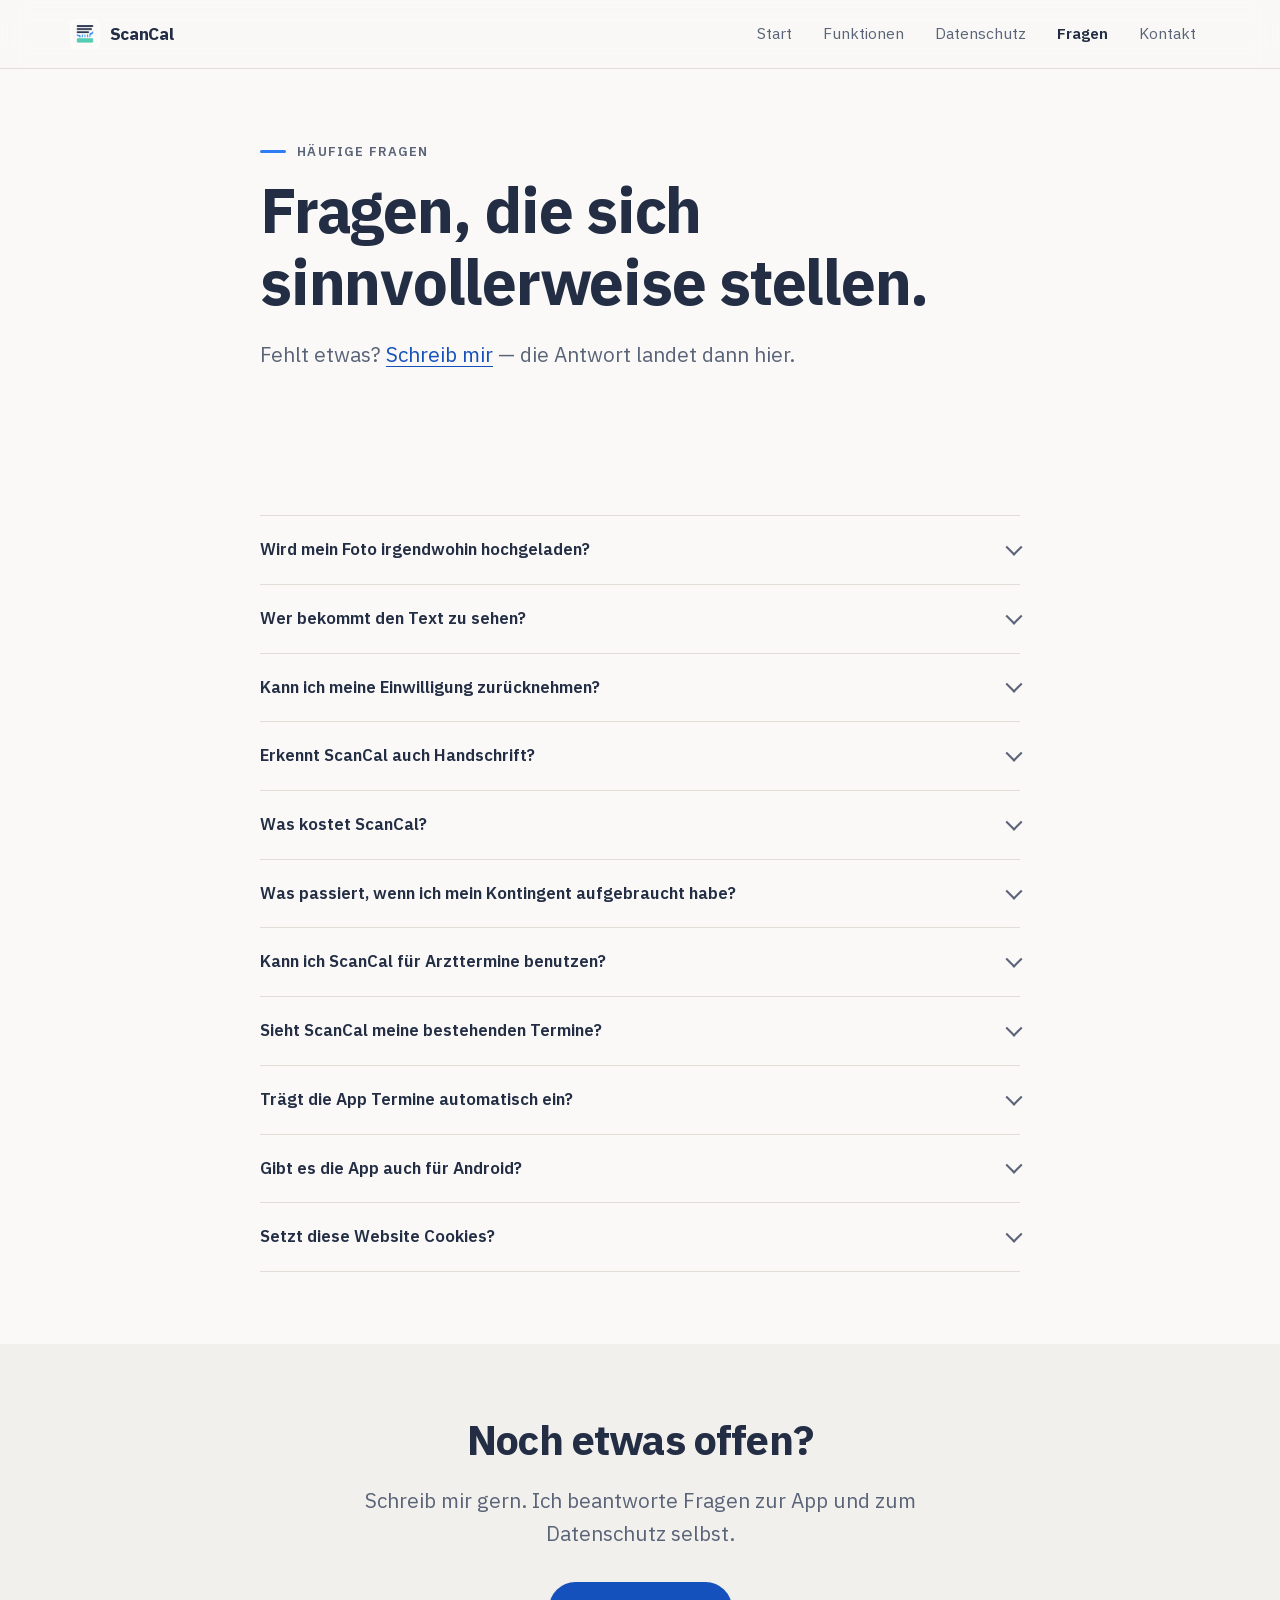
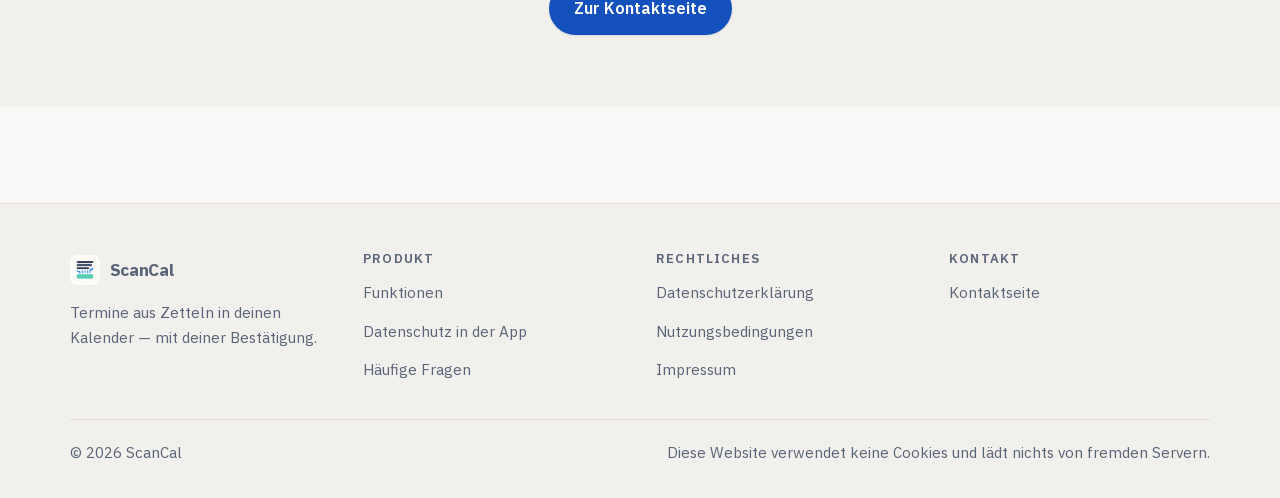
<file: faq.html>
<!DOCTYPE html>
<html lang="de">
<head>
<meta charset="utf-8">
<meta name="viewport" content="width=device-width, initial-scale=1">
<title>Häufige Fragen — ScanCal</title>
<meta name="description" content="Antworten zu ScanCal: Wird mein Foto hochgeladen? Was kostet die App? Funktioniert Handschrift? Kann ich meine Einwilligung widerrufen?">
<meta name="theme-color" content="#faf9f7" media="(prefers-color-scheme: light)">
<meta name="theme-color" content="#12161f" media="(prefers-color-scheme: dark)">
<link rel="canonical" href="https://luis-mah.github.io/scancal-web/faq.html">
<link rel="icon" href="assets/img/favicon-32.png" sizes="32x32">
<link rel="apple-touch-icon" href="assets/img/logo-180.png">
<link rel="preload" href="assets/fonts/ibm-plex-sans-400.woff2" as="font" type="font/woff2" crossorigin>
<link rel="stylesheet" href="assets/css/style.css">
<meta property="og:type" content="website">
<meta property="og:locale" content="de_DE">
<meta property="og:site_name" content="ScanCal">
<meta property="og:title" content="Häufige Fragen — ScanCal">
<meta property="og:description" content="Antworten zu Datenschutz, Preis, Handschrift und Funktionsumfang.">
<meta property="og:image" content="https://luis-mah.github.io/scancal-web/assets/img/logo-512.png">
</head>
<body>
<a class="skip-link" href="#inhalt">Zum Inhalt springen</a>

<header class="site-header">
  <div class="wrap site-header__inner">
    <a class="brand" href="index.html">
      <img src="assets/img/logo-180.png" width="30" height="30" alt="">
      ScanCal
    </a>
    <button class="nav-toggle" type="button" aria-expanded="false" aria-controls="hauptnavigation">
      <span class="visually-hidden">Menü öffnen</span>
      <svg class="icon-open" viewBox="0 0 24 24" fill="none" stroke="currentColor" stroke-width="2" stroke-linecap="round" aria-hidden="true"><path d="M4 7h16M4 12h16M4 17h16"/></svg>
      <svg class="icon-close" viewBox="0 0 24 24" fill="none" stroke="currentColor" stroke-width="2" stroke-linecap="round" aria-hidden="true"><path d="M6 6l12 12M18 6L6 18"/></svg>
    </button>
    <nav class="nav" id="hauptnavigation" aria-label="Hauptnavigation">
      <a href="index.html">Start</a>
      <a href="funktionen.html">Funktionen</a>
      <a href="datenschutz-in-der-app.html">Datenschutz</a>
      <a href="faq.html" aria-current="page">Fragen</a>
      <a href="kontakt.html">Kontakt</a>
    </nav>
  </div>
</header>

<main id="inhalt">

  <section class="section section--tight">
    <div class="wrap wrap--narrow">
      <p class="eyebrow">Häufige Fragen</p>
      <h1>Fragen, die sich sinnvollerweise stellen.</h1>
      <p class="lede" style="margin-top: var(--space-sm);">
        Fehlt etwas? <a href="kontakt.html">Schreib mir</a> — die Antwort landet dann hier.
      </p>
    </div>
  </section>

  <section class="section section--tight">
    <div class="wrap wrap--narrow">
      <div class="faq">

        <details>
          <summary>Wird mein Foto irgendwohin hochgeladen?</summary>
          <div>
            <p>Nein. Die Texterkennung läuft auf deinem iPhone, und nur der erkannte Text wird zur Auswertung übermittelt. Das Bild wird verworfen, sobald der Text ausgelesen ist.</p>
            <p>Das ist nicht bloß eine Zusage: Der Bildweg ist in der Produktionskonfiguration des Servers gesperrt.</p>
          </div>
        </details>

        <details>
          <summary>Wer bekommt den Text zu sehen?</summary>
          <div>
            <p>Der ScanCal-Server leitet ihn an Mistral&nbsp;AI weiter, um daraus Termine zu erkennen. Mistral arbeitet als Auftragsverarbeiter und darf die Inhalte nur dafür verwenden.</p>
            <p>Dauerhaft gespeichert wird der Inhalt nicht. Zwischengespeicherte Antworten verfallen nach 15&nbsp;Minuten automatisch.</p>
          </div>
        </details>

        <details>
          <summary>Kann ich meine Einwilligung zurücknehmen?</summary>
          <div>
            <p>Jederzeit, mit „KI-Einwilligung widerrufen“ in den Einstellungen — genauso einfach, wie du sie gegeben hast. Danach übermittelt die App nichts mehr.</p>
            <p>Ändert sich, was verarbeitet wird, fragt die App erneut. Eine alte Zustimmung gilt nicht für einen Text, den du nie gesehen hast.</p>
          </div>
        </details>

        <details>
          <summary>Erkennt ScanCal auch Handschrift?</summary>
          <div>
            <p>Gedruckte Texte liest die App zuverlässig. Handschrift hängt stark davon ab, wie sauber geschrieben wurde — bei ordentlicher Druckschrift klappt es oft, bei flüchtiger Schreibschrift eher nicht.</p>
            <p>Wenn die Erkennung unsicher ist, sagt die App das, statt zu raten. Du siehst zu jedem Vorschlag die Textstelle und kannst korrigieren.</p>
          </div>
        </details>

        <details>
          <summary>Was kostet ScanCal?</summary>
          <div>
            <p>Ausprobieren kostet nichts: 5 analysierte Seiten und 3 Chat-Anfragen sind jeden Monat kostenlos enthalten, ohne Bezahldaten und ohne Testzeitraum, der sich automatisch in ein Abo verwandelt. Das Kontingent füllt sich zum Monatsanfang wieder auf.</p>
            <p>Für mehr gibt es ScanCal&nbsp;Pro mit einem deutlich größeren Monatskontingent. ScanCal&nbsp;Pro kostet in Deutschland 4,99&nbsp;€ im Monat; verbindlich ist der Preis, den Apple vor dem Kauf anzeigt.</p>
            <p>Verwalten und Kündigen läuft über die Einstellungen deines Apple-Accounts — wie bei jedem anderen App-Abo.</p>
          </div>
        </details>

        <details>
          <summary>Was passiert, wenn ich mein Kontingent aufgebraucht habe?</summary>
          <div>
            <p>Scannen und Chat pausieren bis zum nächsten Monatsanfang, alles andere bleibt nutzbar: Deine bereits gefundenen Vorschläge kannst du weiter prüfen, bearbeiten und in Kalender oder Erinnerungen übernehmen.</p>
            <p>Seiten, die ScanCal schon auf dem Gerät aussortiert, weil nichts Bevorstehendes darauf steht, verbrauchen nichts. Gezählt wird nur, was tatsächlich zur Auswertung gesendet wird.</p>
          </div>
        </details>

        <details>
          <summary>Kann ich ScanCal für Arzttermine benutzen?</summary>
          <div>
            <p>Technisch ja, empfohlen nein. Gesundheitsdaten sind besonders geschützt, und ScanCal ist für private Alltagstermine gebaut — Einladungen, Elternbriefe, Vereinszettel.</p>
            <p>Die App weist vor der ersten Übermittlung ausdrücklich darauf hin und rät davon ab, solche Unterlagen zu scannen.</p>
          </div>
        </details>

        <details>
          <summary>Sieht ScanCal meine bestehenden Termine?</summary>
          <div>
            <p>Nein. Für den Kalender fordert die App nur Schreibzugriff an — mit dieser Berechtigung lassen sich vorhandene Einträge technisch nicht lesen.</p>
            <p>Bei Erinnerungen verlangt iOS leider Vollzugriff, weil es dort keinen reinen Schreibzugriff gibt. Genutzt wird er nur, um bestätigte Erinnerungen zu speichern und Doppelte zu erkennen.</p>
          </div>
        </details>

        <details>
          <summary>Trägt die App Termine automatisch ein?</summary>
          <div>
            <p>Nie. Jeder Vorschlag muss von dir geprüft und bestätigt werden. Unmittelbar vor dem Speichern fragt die App ein zweites Mal nach.</p>
            <p>Solange etwas Wesentliches unklar ist — etwa ein Wochentag, der nicht zum Datum passt —, bleibt der Speichern-Knopf gesperrt.</p>
          </div>
        </details>

        <details>
          <summary>Gibt es die App auch für Android?</summary>
          <div>
            <p>Derzeit nicht. ScanCal nutzt die Texterkennung und die Kalenderanbindung von iOS sehr direkt; eine Android-Fassung wäre eine eigenständige Entwicklung.</p>
          </div>
        </details>

        <details>
          <summary>Setzt diese Website Cookies?</summary>
          <div>
            <p>Nein. Diese Seite verwendet keine Cookies, kein Tracking und keine Analysewerkzeuge. Auch Schriften und Bilder kommen aus demselben Server — es geht keine Anfrage an Dritte.</p>
            <p>Deshalb siehst du hier auch kein Zustimmungsbanner: Es gibt nichts, wozu du zustimmen müsstest.</p>
          </div>
        </details>

      </div>
    </div>
  </section>

  <section class="section section--tight section--sunken">
    <div class="wrap wrap--narrow" style="text-align: center;">
      <h2>Noch etwas offen?</h2>
      <p class="lede" style="margin: var(--space-sm) auto 0;">
        Schreib mir gern. Ich beantworte Fragen zur App und zum Datenschutz selbst.
      </p>
      <div class="btn-row" style="justify-content: center; margin-top: var(--space-md);">
        <a class="btn btn--primary" href="kontakt.html">Zur Kontaktseite</a>
      </div>
    </div>
  </section>

</main>

<footer class="site-footer">
  <div class="wrap">
    <div class="site-footer__grid">
      <div>
        <a class="brand" href="index.html">
          <img src="assets/img/logo-180.png" width="30" height="30" alt="">
          ScanCal
        </a>
        <p style="margin-top: var(--space-2xs); color: var(--ink-soft); max-width: 32ch;">
          Termine aus Zetteln in deinen Kalender — mit deiner Bestätigung.
        </p>
      </div>
      <div>
        <h2>Produkt</h2>
        <ul>
          <li><a href="funktionen.html">Funktionen</a></li>
          <li><a href="datenschutz-in-der-app.html">Datenschutz in der App</a></li>
          <li><a href="faq.html">Häufige Fragen</a></li>
        </ul>
      </div>
      <div>
        <h2>Rechtliches</h2>
        <ul>
          <li><a href="datenschutz.html">Datenschutzerklärung</a></li>
          <li><a href="nutzungsbedingungen.html">Nutzungsbedingungen</a></li>
          <li><a href="impressum.html">Impressum</a></li>
        </ul>
      </div>
      <div>
        <h2>Kontakt</h2>
        <ul>
          <li><a href="kontakt.html">Kontaktseite</a></li>
        </ul>
      </div>
    </div>
    <div class="site-footer__base">
      <p>© 2026 ScanCal</p>
      <p>Diese Website verwendet keine Cookies und lädt nichts von fremden Servern.</p>
    </div>
  </div>
</footer>

<script src="assets/js/site.js" defer></script>
</body>
</html>
</file>
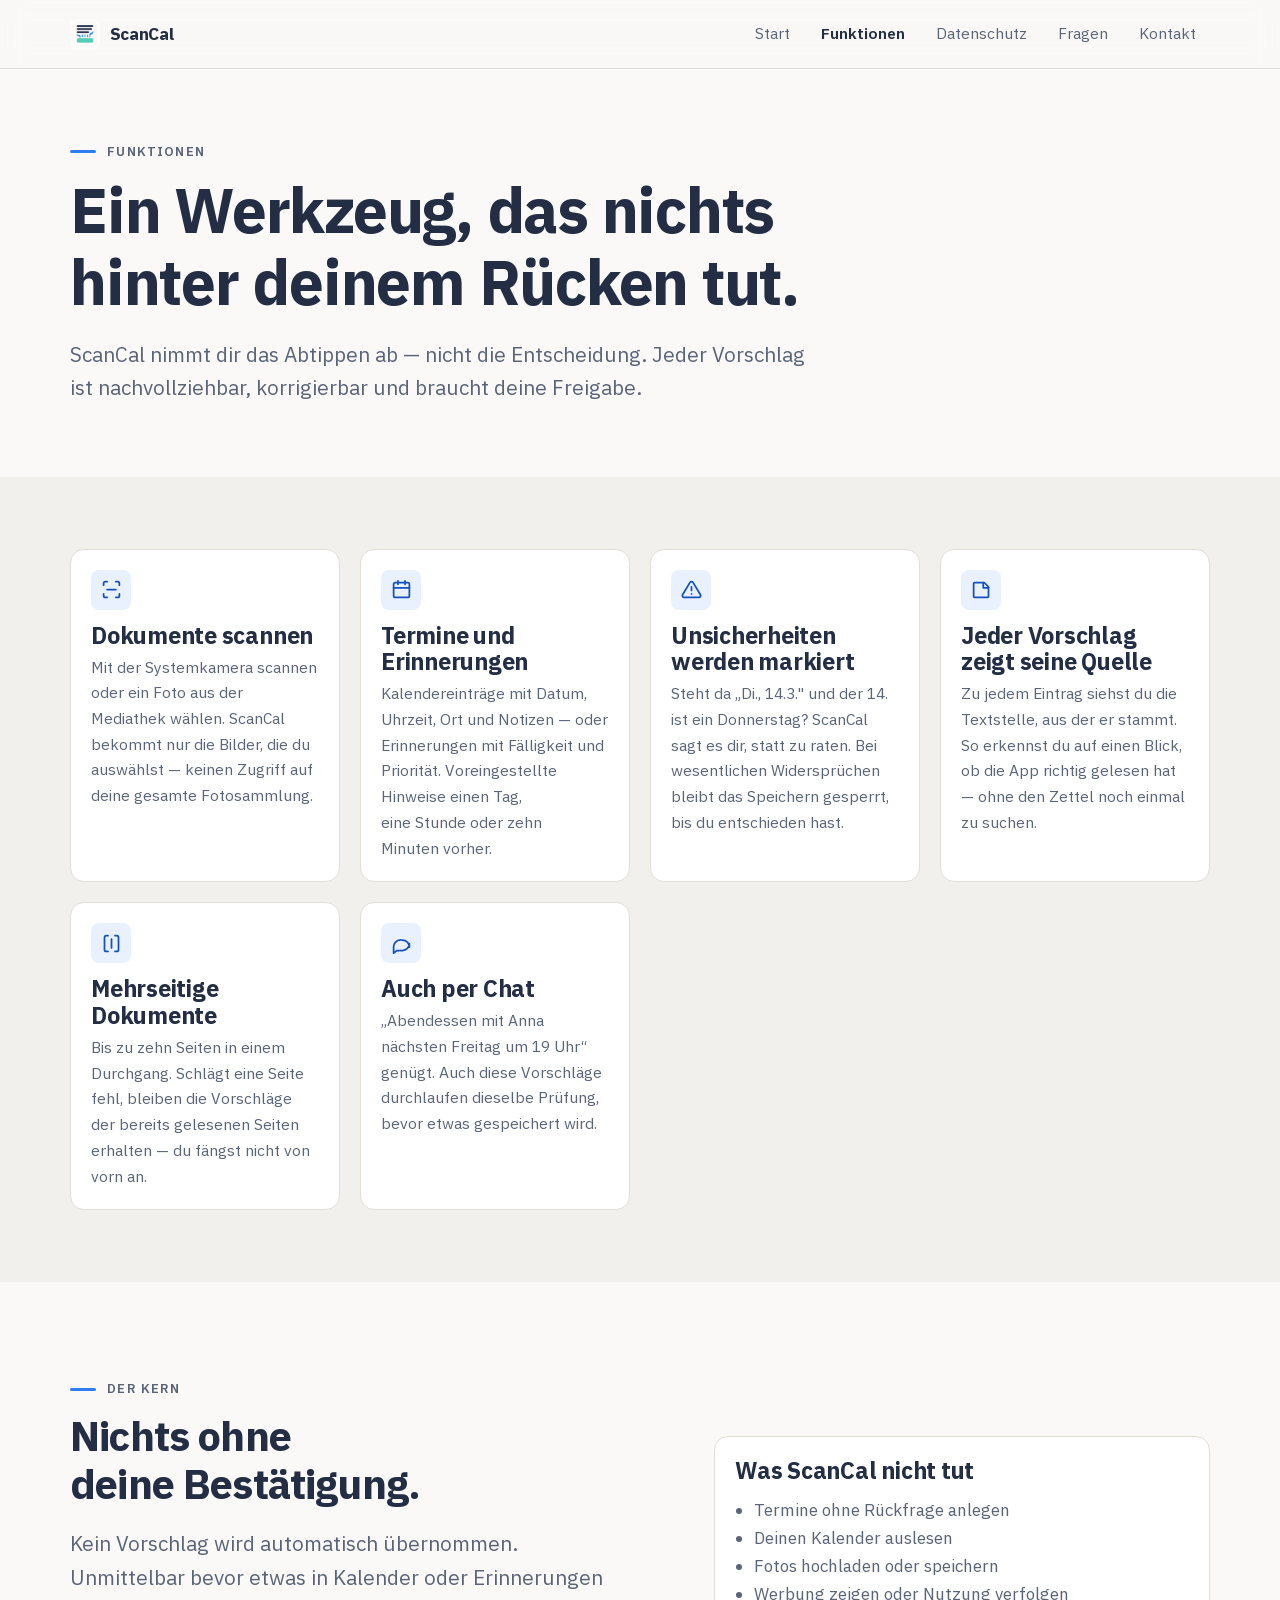
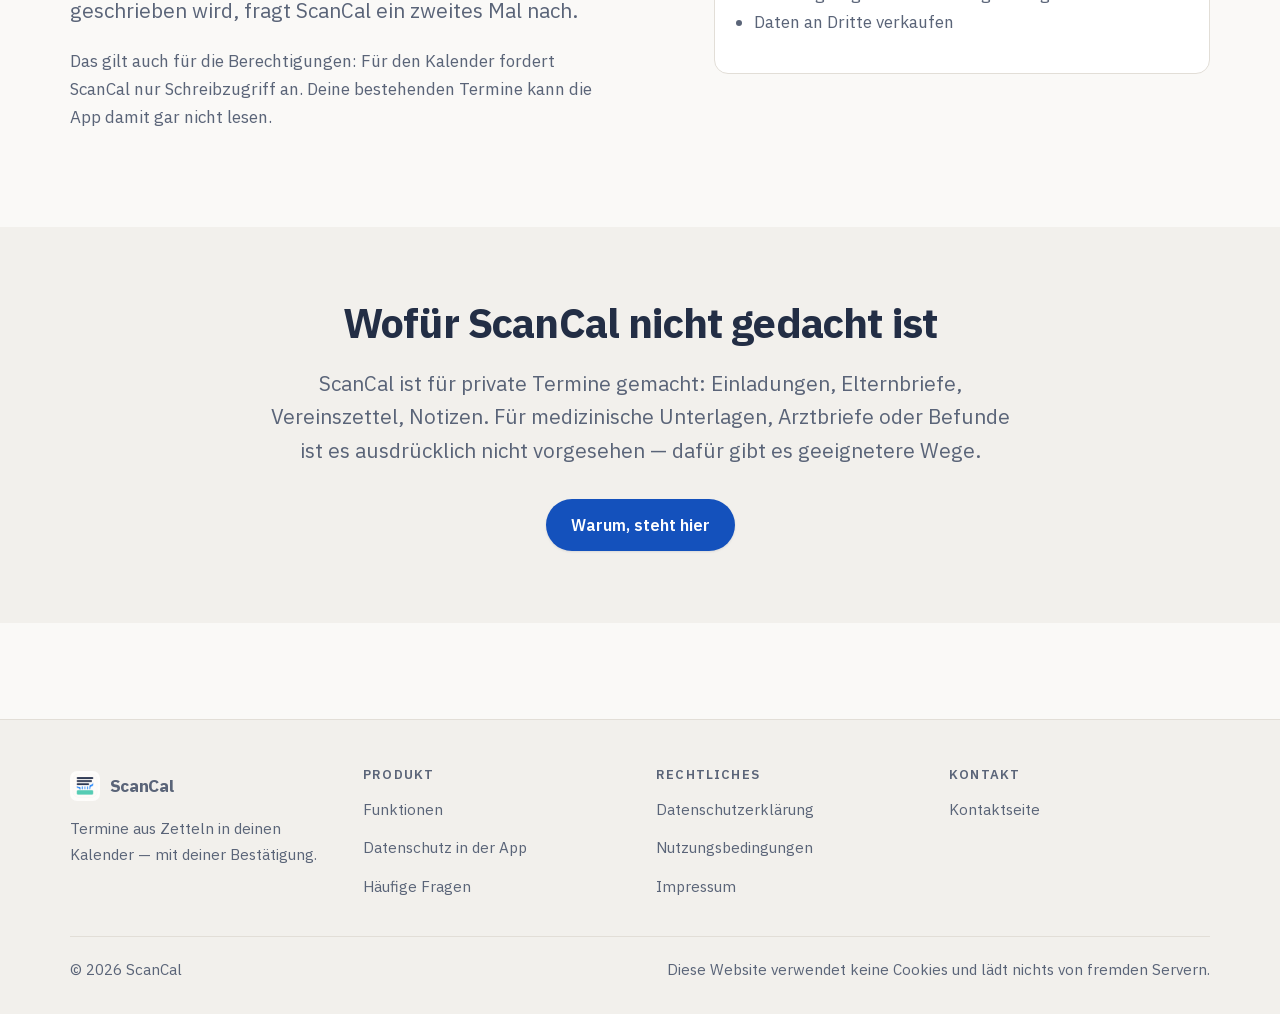
<file: funktionen.html>
<!DOCTYPE html>
<html lang="de">
<head>
<meta charset="utf-8">
<meta name="viewport" content="width=device-width, initial-scale=1">
<title>Funktionen — ScanCal</title>
<meta name="description" content="Was ScanCal kann: Dokumente scannen, Termine und Erinnerungen vorschlagen, Unsicherheiten markieren, mehrseitige Dokumente, Eingabe per Chat. Gespeichert wird nur nach deiner Bestätigung.">
<meta name="theme-color" content="#faf9f7" media="(prefers-color-scheme: light)">
<meta name="theme-color" content="#12161f" media="(prefers-color-scheme: dark)">
<link rel="canonical" href="https://luis-mah.github.io/scancal-web/funktionen.html">
<link rel="icon" href="assets/img/favicon-32.png" sizes="32x32">
<link rel="apple-touch-icon" href="assets/img/logo-180.png">
<link rel="preload" href="assets/fonts/ibm-plex-sans-400.woff2" as="font" type="font/woff2" crossorigin>
<link rel="stylesheet" href="assets/css/style.css">
<meta property="og:type" content="website">
<meta property="og:locale" content="de_DE">
<meta property="og:site_name" content="ScanCal">
<meta property="og:title" content="Funktionen — ScanCal">
<meta property="og:description" content="Scannen, vorschlagen, prüfen, bestätigen. Und alles, was dazwischen passiert.">
<meta property="og:image" content="https://luis-mah.github.io/scancal-web/assets/img/logo-512.png">
</head>
<body>
<a class="skip-link" href="#inhalt">Zum Inhalt springen</a>

<header class="site-header">
  <div class="wrap site-header__inner">
    <a class="brand" href="index.html">
      <img src="assets/img/logo-180.png" width="30" height="30" alt="">
      ScanCal
    </a>
    <button class="nav-toggle" type="button" aria-expanded="false" aria-controls="hauptnavigation">
      <span class="visually-hidden">Menü öffnen</span>
      <svg class="icon-open" viewBox="0 0 24 24" fill="none" stroke="currentColor" stroke-width="2" stroke-linecap="round" aria-hidden="true"><path d="M4 7h16M4 12h16M4 17h16"/></svg>
      <svg class="icon-close" viewBox="0 0 24 24" fill="none" stroke="currentColor" stroke-width="2" stroke-linecap="round" aria-hidden="true"><path d="M6 6l12 12M18 6L6 18"/></svg>
    </button>
    <nav class="nav" id="hauptnavigation" aria-label="Hauptnavigation">
      <a href="index.html">Start</a>
      <a href="funktionen.html" aria-current="page">Funktionen</a>
      <a href="datenschutz-in-der-app.html">Datenschutz</a>
      <a href="faq.html">Fragen</a>
      <a href="kontakt.html">Kontakt</a>
    </nav>
  </div>
</header>

<main id="inhalt">

  <section class="section section--tight">
    <div class="wrap">
      <p class="eyebrow">Funktionen</p>
      <h1>Ein Werkzeug, das nichts hinter deinem Rücken tut.</h1>
      <p class="lede" style="margin-top: var(--space-sm);">
        ScanCal nimmt dir das Abtippen ab — nicht die Entscheidung. Jeder Vorschlag ist
        nachvollziehbar, korrigierbar und braucht deine Freigabe.
      </p>
    </div>
  </section>

  <section class="section section--tight section--sunken">
    <div class="wrap">
      <div class="grid">
        <article class="card reveal">
          <div class="card__icon" aria-hidden="true">
            <svg viewBox="0 0 24 24" fill="none" stroke="currentColor" stroke-width="2" stroke-linecap="round" stroke-linejoin="round"><path d="M3 7V5a2 2 0 0 1 2-2h2M17 3h2a2 2 0 0 1 2 2v2M21 17v2a2 2 0 0 1-2 2h-2M7 21H5a2 2 0 0 1-2-2v-2"/><path d="M7 12h10"/></svg>
          </div>
          <h3>Dokumente scannen</h3>
          <p>Mit der Systemkamera scannen oder ein Foto aus der Mediathek wählen. ScanCal bekommt nur die Bilder, die du auswählst — keinen Zugriff auf deine gesamte Fotosammlung.</p>
        </article>

        <article class="card reveal">
          <div class="card__icon" aria-hidden="true">
            <svg viewBox="0 0 24 24" fill="none" stroke="currentColor" stroke-width="2" stroke-linecap="round" stroke-linejoin="round"><rect x="3" y="4" width="18" height="17" rx="2"/><path d="M8 2v4M16 2v4M3 10h18"/></svg>
          </div>
          <h3>Termine und Erinnerungen</h3>
          <p>Kalendereinträge mit Datum, Uhrzeit, Ort und Notizen — oder Erinnerungen mit Fälligkeit und Priorität. Voreingestellte Hinweise einen Tag, eine Stunde oder zehn Minuten vorher.</p>
        </article>

        <article class="card reveal">
          <div class="card__icon" aria-hidden="true">
            <svg viewBox="0 0 24 24" fill="none" stroke="currentColor" stroke-width="2" stroke-linecap="round" stroke-linejoin="round"><path d="M12 9v4M12 17h.01"/><path d="M10.3 3.9 1.8 18a2 2 0 0 0 1.7 3h17a2 2 0 0 0 1.7-3L13.7 3.9a2 2 0 0 0-3.4 0z"/></svg>
          </div>
          <h3>Unsicherheiten werden markiert</h3>
          <p>Steht da „Di., 14.3." und der 14. ist ein Donnerstag? ScanCal sagt es dir, statt zu raten. Bei wesentlichen Widersprüchen bleibt das Speichern gesperrt, bis du entschieden hast.</p>
        </article>

        <article class="card reveal">
          <div class="card__icon" aria-hidden="true">
            <svg viewBox="0 0 24 24" fill="none" stroke="currentColor" stroke-width="2" stroke-linecap="round" stroke-linejoin="round"><path d="M4 4h11l5 5v11a1 1 0 0 1-1 1H4a1 1 0 0 1-1-1V5a1 1 0 0 1 1-1z"/><path d="M14 4v6h6"/></svg>
          </div>
          <h3>Jeder Vorschlag zeigt seine Quelle</h3>
          <p>Zu jedem Eintrag siehst du die Textstelle, aus der er stammt. So erkennst du auf einen Blick, ob die App richtig gelesen hat — ohne den Zettel noch einmal zu suchen.</p>
        </article>

        <article class="card reveal">
          <div class="card__icon" aria-hidden="true">
            <svg viewBox="0 0 24 24" fill="none" stroke="currentColor" stroke-width="2" stroke-linecap="round" stroke-linejoin="round"><path d="M8 3H6a2 2 0 0 0-2 2v14a2 2 0 0 0 2 2h2"/><path d="M16 3h2a2 2 0 0 1 2 2v14a2 2 0 0 1-2 2h-2"/><path d="M12 7v10"/></svg>
          </div>
          <h3>Mehrseitige Dokumente</h3>
          <p>Bis zu zehn Seiten in einem Durchgang. Schlägt eine Seite fehl, bleiben die Vorschläge der bereits gelesenen Seiten erhalten — du fängst nicht von vorn an.</p>
        </article>

        <article class="card reveal">
          <div class="card__icon" aria-hidden="true">
            <svg viewBox="0 0 24 24" fill="none" stroke="currentColor" stroke-width="2" stroke-linecap="round" stroke-linejoin="round"><path d="M21 12a8 8 0 0 1-8 8H7l-4 3v-6a8 8 0 0 1 8-9h2a8 8 0 0 1 8 8z"/></svg>
          </div>
          <h3>Auch per Chat</h3>
          <p>„Abendessen mit Anna nächsten Freitag um 19 Uhr“ genügt. Auch diese Vorschläge durchlaufen dieselbe Prüfung, bevor etwas gespeichert wird.</p>
        </article>
      </div>
    </div>
  </section>

  <section class="section">
    <div class="wrap hero__grid">
      <div>
        <p class="eyebrow">Der Kern</p>
        <h2>Nichts ohne deine Bestätigung.</h2>
        <div class="stack" style="margin-top: var(--space-sm);">
          <p class="lede">
            Kein Vorschlag wird automatisch übernommen. Unmittelbar bevor etwas in
            Kalender oder Erinnerungen geschrieben wird, fragt ScanCal ein zweites Mal
            nach.
          </p>
          <p style="color: var(--ink-soft);">
            Das gilt auch für die Berechtigungen: Für den Kalender fordert ScanCal nur
            Schreibzugriff an. Deine bestehenden Termine kann die App damit gar nicht
            lesen.
          </p>
        </div>
      </div>
      <div class="card reveal">
        <h3>Was ScanCal nicht tut</h3>
        <ul style="margin-top: var(--space-xs); padding-left: 1.2rem; color: var(--ink-soft);">
          <li>Termine ohne Rückfrage anlegen</li>
          <li>Deinen Kalender auslesen</li>
          <li>Fotos hochladen oder speichern</li>
          <li>Werbung zeigen oder Nutzung verfolgen</li>
          <li>Daten an Dritte verkaufen</li>
        </ul>
      </div>
    </div>
  </section>

  <section class="section section--tight section--sunken">
    <div class="wrap wrap--narrow" style="text-align: center;">
      <h2>Wofür ScanCal nicht gedacht ist</h2>
      <p class="lede" style="margin: var(--space-sm) auto 0;">
        ScanCal ist für private Termine gemacht: Einladungen, Elternbriefe,
        Vereinszettel, Notizen. Für medizinische Unterlagen, Arztbriefe oder Befunde ist
        es ausdrücklich nicht vorgesehen — dafür gibt es geeignetere Wege.
      </p>
      <div class="btn-row" style="justify-content: center; margin-top: var(--space-md);">
        <a class="btn btn--primary" href="datenschutz-in-der-app.html">Warum, steht hier</a>
      </div>
    </div>
  </section>

</main>

<footer class="site-footer">
  <div class="wrap">
    <div class="site-footer__grid">
      <div>
        <a class="brand" href="index.html">
          <img src="assets/img/logo-180.png" width="30" height="30" alt="">
          ScanCal
        </a>
        <p style="margin-top: var(--space-2xs); color: var(--ink-soft); max-width: 32ch;">
          Termine aus Zetteln in deinen Kalender — mit deiner Bestätigung.
        </p>
      </div>
      <div>
        <h2>Produkt</h2>
        <ul>
          <li><a href="funktionen.html">Funktionen</a></li>
          <li><a href="datenschutz-in-der-app.html">Datenschutz in der App</a></li>
          <li><a href="faq.html">Häufige Fragen</a></li>
        </ul>
      </div>
      <div>
        <h2>Rechtliches</h2>
        <ul>
          <li><a href="datenschutz.html">Datenschutzerklärung</a></li>
          <li><a href="nutzungsbedingungen.html">Nutzungsbedingungen</a></li>
          <li><a href="impressum.html">Impressum</a></li>
        </ul>
      </div>
      <div>
        <h2>Kontakt</h2>
        <ul>
          <li><a href="kontakt.html">Kontaktseite</a></li>
        </ul>
      </div>
    </div>
    <div class="site-footer__base">
      <p>© 2026 ScanCal</p>
      <p>Diese Website verwendet keine Cookies und lädt nichts von fremden Servern.</p>
    </div>
  </div>
</footer>

<script src="assets/js/site.js" defer></script>
</body>
</html>
</file>
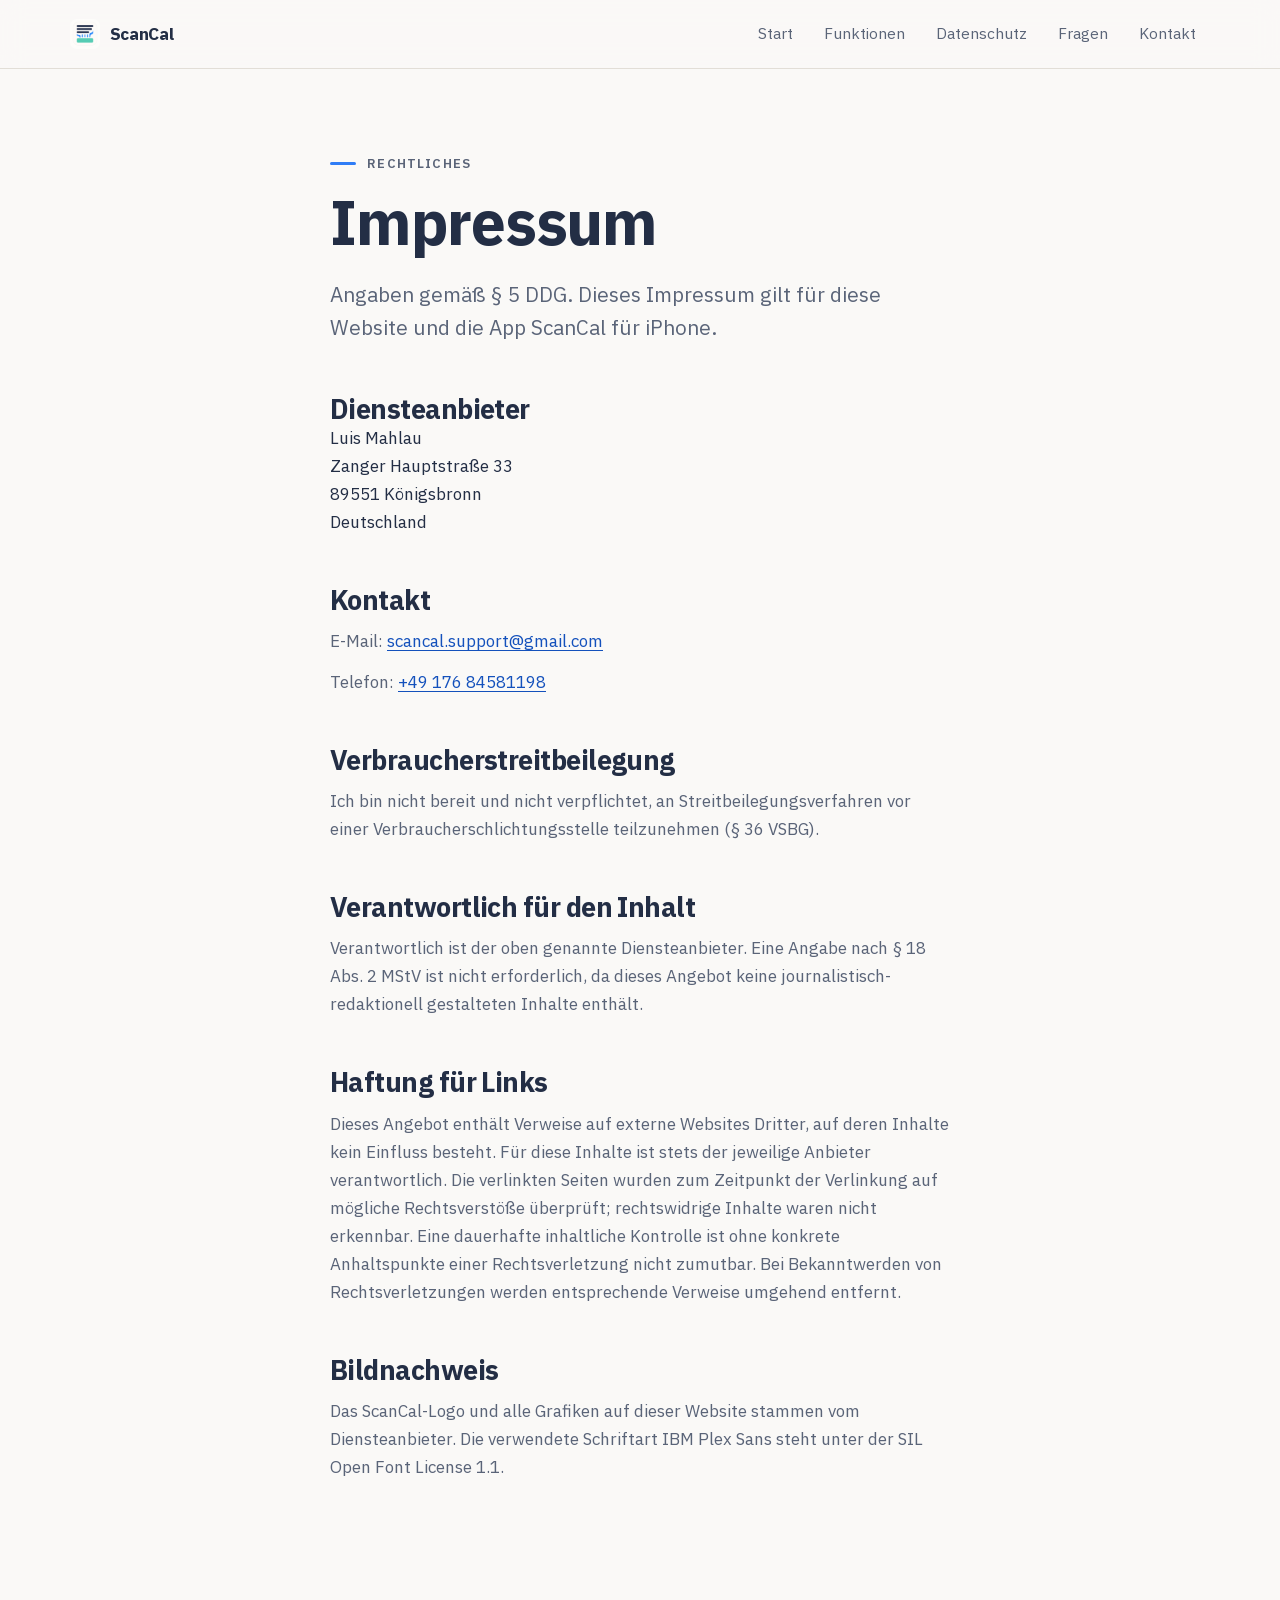
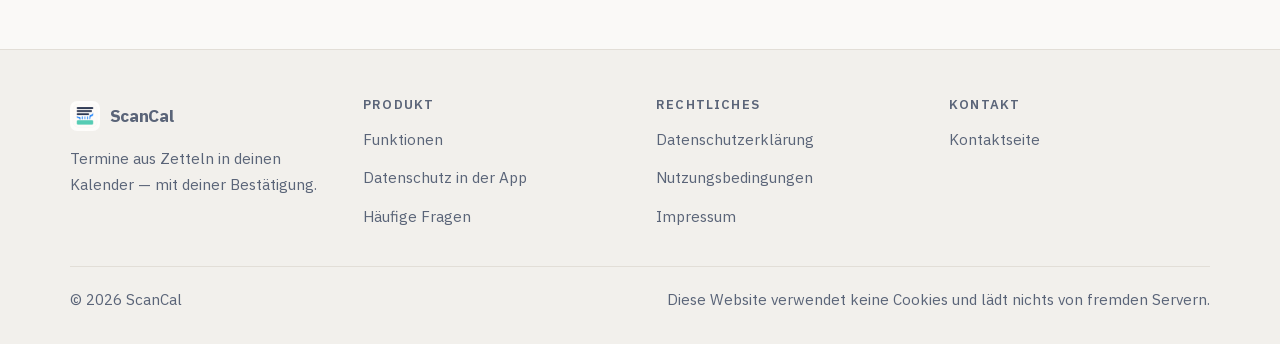
<file: impressum.html>
<!DOCTYPE html>
<html lang="de">
<head>
<meta charset="utf-8">
<meta name="viewport" content="width=device-width, initial-scale=1">
<title>Impressum — ScanCal</title>
<meta name="description" content="Anbieterkennzeichnung nach § 5 DDG für ScanCal.">
<meta name="robots" content="index, follow">
<meta name="theme-color" content="#faf9f7" media="(prefers-color-scheme: light)">
<meta name="theme-color" content="#12161f" media="(prefers-color-scheme: dark)">
<link rel="canonical" href="https://luis-mah.github.io/scancal-web/impressum.html">
<link rel="icon" href="assets/img/favicon-32.png" sizes="32x32">
<link rel="apple-touch-icon" href="assets/img/logo-180.png">
<link rel="preload" href="assets/fonts/ibm-plex-sans-400.woff2" as="font" type="font/woff2" crossorigin>
<link rel="stylesheet" href="assets/css/style.css">
</head>
<body>
<a class="skip-link" href="#inhalt">Zum Inhalt springen</a>

<header class="site-header">
  <div class="wrap site-header__inner">
    <a class="brand" href="index.html">
      <img src="assets/img/logo-180.png" width="30" height="30" alt="">
      ScanCal
    </a>
    <button class="nav-toggle" type="button" aria-expanded="false" aria-controls="hauptnavigation">
      <span class="visually-hidden">Menü öffnen</span>
      <svg class="icon-open" viewBox="0 0 24 24" fill="none" stroke="currentColor" stroke-width="2" stroke-linecap="round" aria-hidden="true"><path d="M4 7h16M4 12h16M4 17h16"/></svg>
      <svg class="icon-close" viewBox="0 0 24 24" fill="none" stroke="currentColor" stroke-width="2" stroke-linecap="round" aria-hidden="true"><path d="M6 6l12 12M18 6L6 18"/></svg>
    </button>
    <nav class="nav" id="hauptnavigation" aria-label="Hauptnavigation">
      <a href="index.html">Start</a>
      <a href="funktionen.html">Funktionen</a>
      <a href="datenschutz-in-der-app.html">Datenschutz</a>
      <a href="faq.html">Fragen</a>
      <a href="kontakt.html">Kontakt</a>
    </nav>
  </div>
</header>

<main id="inhalt">
<section class="section section--tight">
  <div class="wrap wrap--narrow legal">

    <p class="eyebrow">Rechtliches</p>
    <h1>Impressum</h1>
    <p class="lede" style="margin-top: var(--space-sm);">Angaben gemäß § 5 DDG. Dieses Impressum gilt für diese Website und die App ScanCal für iPhone.</p>

    <h2>Diensteanbieter</h2>
    <address>
      Luis Mahlau<br>
      Zanger Hauptstraße 33<br>
      89551 Königsbronn<br>
      Deutschland
    </address>

    <h2>Kontakt</h2>
    <p>E-Mail: <a href="mailto:scancal.support@gmail.com">scancal.support@gmail.com</a></p>
    <p>Telefon: <a href="tel:+4917684581198">+49 176 84581198</a></p>

    <h2>Verbraucherstreitbeilegung</h2>
    <p>
      Ich bin nicht bereit und nicht verpflichtet, an Streitbeilegungsverfahren vor einer
      Verbraucherschlichtungsstelle teilzunehmen (§ 36 VSBG).
    </p>

    <h2>Verantwortlich für den Inhalt</h2>
    <p>
      Verantwortlich ist der oben genannte Diensteanbieter. Eine Angabe nach § 18 Abs. 2
      MStV ist nicht erforderlich, da dieses Angebot keine journalistisch-redaktionell
      gestalteten Inhalte enthält.
    </p>

    <h2>Haftung für Links</h2>
    <p>
      Dieses Angebot enthält Verweise auf externe Websites Dritter, auf deren Inhalte
      kein Einfluss besteht. Für diese Inhalte ist stets der jeweilige Anbieter
      verantwortlich. Die verlinkten Seiten wurden zum Zeitpunkt der Verlinkung auf
      mögliche Rechtsverstöße überprüft; rechtswidrige Inhalte waren nicht erkennbar.
      Eine dauerhafte inhaltliche Kontrolle ist ohne konkrete Anhaltspunkte einer
      Rechtsverletzung nicht zumutbar. Bei Bekanntwerden von Rechtsverletzungen werden
      entsprechende Verweise umgehend entfernt.
    </p>

    <h2>Bildnachweis</h2>
    <p>
      Das ScanCal-Logo und alle Grafiken auf dieser Website stammen vom Diensteanbieter.
      Die verwendete Schriftart IBM Plex Sans steht unter der SIL Open Font License 1.1.
    </p>

  </div>
</section>
</main>

<footer class="site-footer">
  <div class="wrap">
    <div class="site-footer__grid">
      <div>
        <a class="brand" href="index.html">
          <img src="assets/img/logo-180.png" width="30" height="30" alt="">
          ScanCal
        </a>
        <p style="margin-top: var(--space-2xs); color: var(--ink-soft); max-width: 32ch;">
          Termine aus Zetteln in deinen Kalender — mit deiner Bestätigung.
        </p>
      </div>
      <div>
        <h2>Produkt</h2>
        <ul>
          <li><a href="funktionen.html">Funktionen</a></li>
          <li><a href="datenschutz-in-der-app.html">Datenschutz in der App</a></li>
          <li><a href="faq.html">Häufige Fragen</a></li>
        </ul>
      </div>
      <div>
        <h2>Rechtliches</h2>
        <ul>
          <li><a href="datenschutz.html">Datenschutzerklärung</a></li>
          <li><a href="nutzungsbedingungen.html">Nutzungsbedingungen</a></li>
          <li><a href="impressum.html">Impressum</a></li>
        </ul>
      </div>
      <div>
        <h2>Kontakt</h2>
        <ul>
          <li><a href="kontakt.html">Kontaktseite</a></li>
        </ul>
      </div>
    </div>
    <div class="site-footer__base">
      <p>© 2026 ScanCal</p>
      <p>Diese Website verwendet keine Cookies und lädt nichts von fremden Servern.</p>
    </div>
  </div>
</footer>

<script src="assets/js/site.js" defer></script>
</body>
</html>
</file>
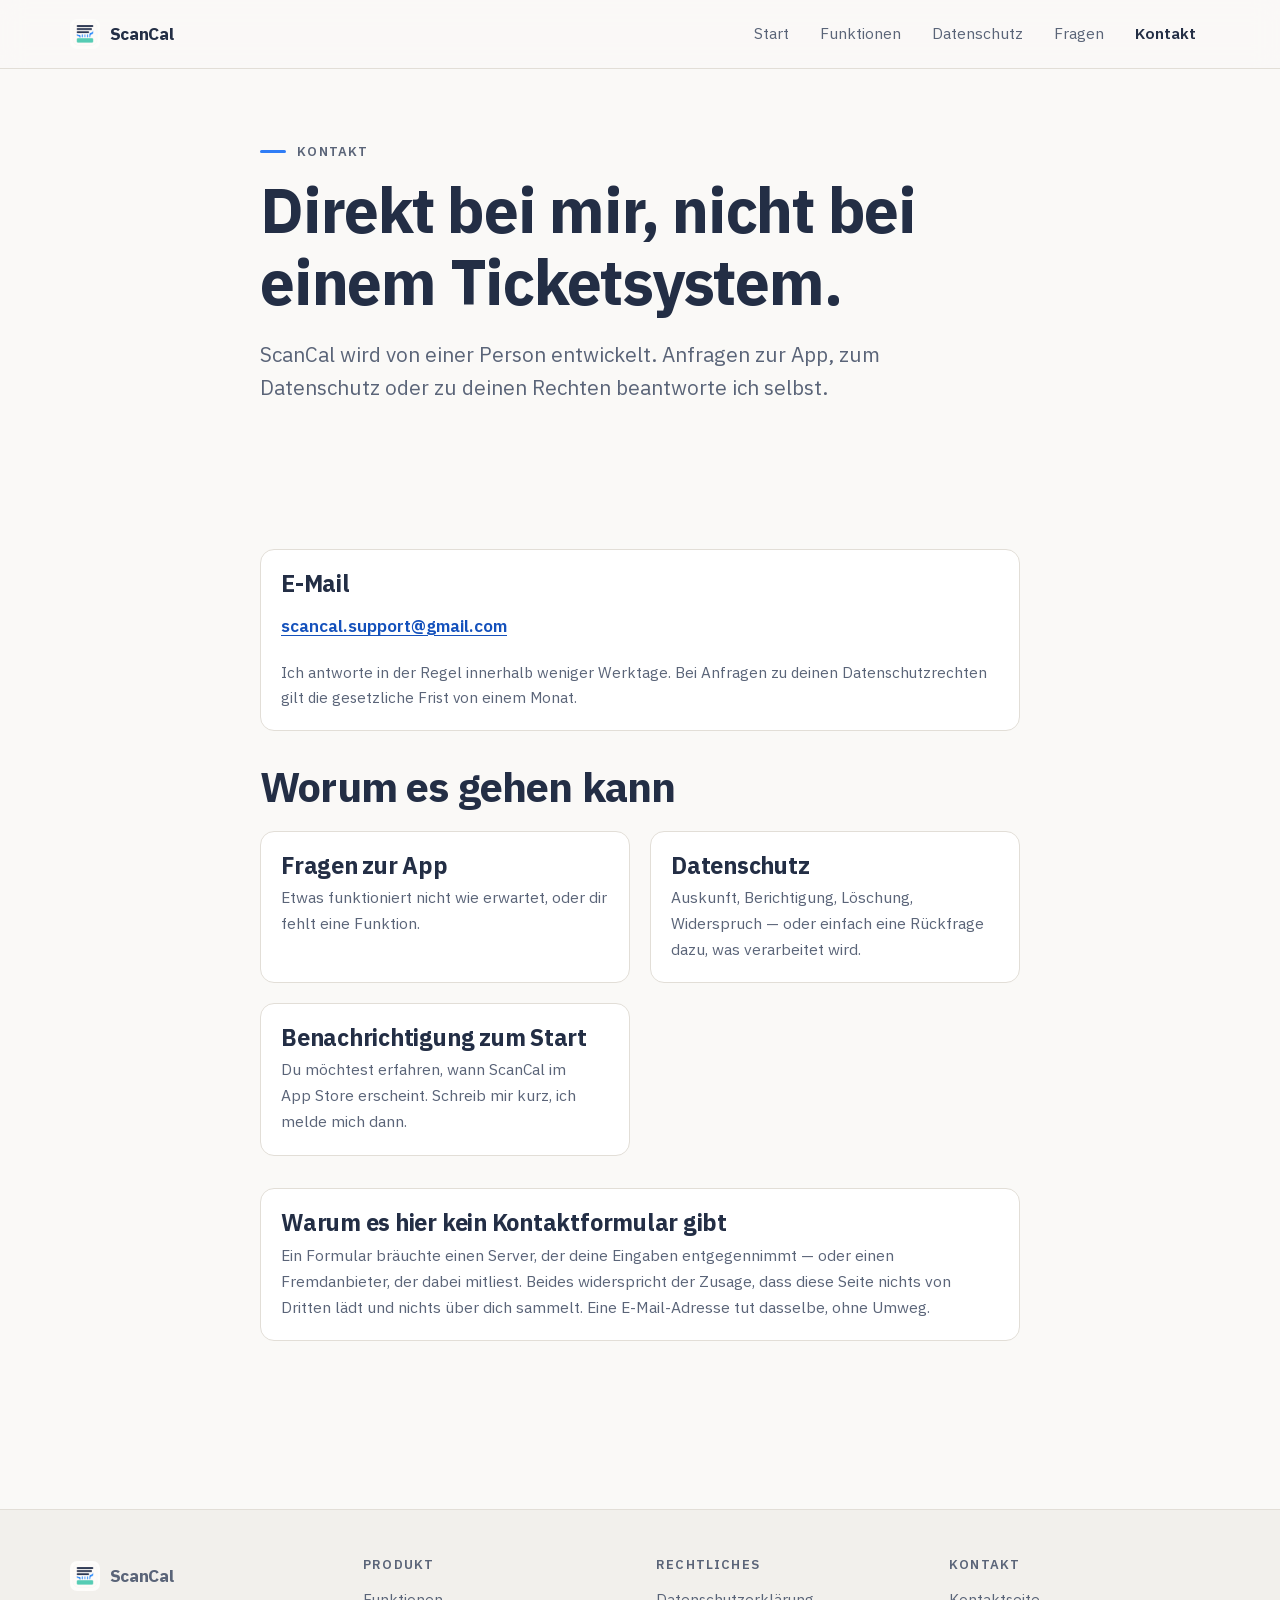
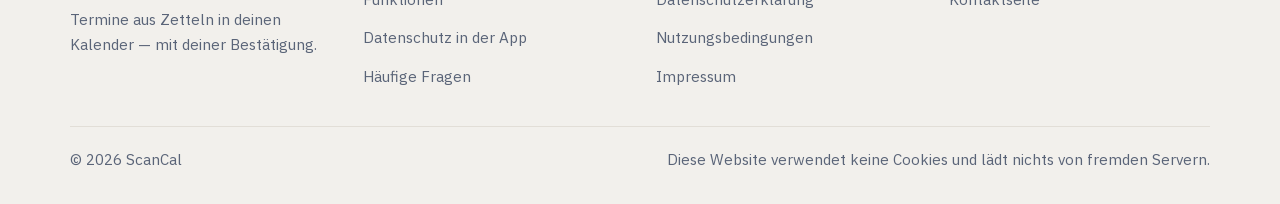
<file: kontakt.html>
<!DOCTYPE html>
<html lang="de">
<head>
<meta charset="utf-8">
<meta name="viewport" content="width=device-width, initial-scale=1">
<title>Kontakt — ScanCal</title>
<meta name="description" content="Kontakt zu ScanCal: Fragen zur App, zum Datenschutz oder zur Ausübung deiner Betroffenenrechte.">
<meta name="theme-color" content="#faf9f7" media="(prefers-color-scheme: light)">
<meta name="theme-color" content="#12161f" media="(prefers-color-scheme: dark)">
<link rel="canonical" href="https://luis-mah.github.io/scancal-web/kontakt.html">
<link rel="icon" href="assets/img/favicon-32.png" sizes="32x32">
<link rel="apple-touch-icon" href="assets/img/logo-180.png">
<link rel="preload" href="assets/fonts/ibm-plex-sans-400.woff2" as="font" type="font/woff2" crossorigin>
<link rel="stylesheet" href="assets/css/style.css">
<meta property="og:type" content="website">
<meta property="og:locale" content="de_DE">
<meta property="og:site_name" content="ScanCal">
<meta property="og:title" content="Kontakt — ScanCal">
<meta property="og:description" content="Fragen zur App oder zum Datenschutz? Hier steht, wie du mich erreichst.">
<meta property="og:image" content="https://luis-mah.github.io/scancal-web/assets/img/logo-512.png">
</head>
<body>
<a class="skip-link" href="#inhalt">Zum Inhalt springen</a>

<header class="site-header">
  <div class="wrap site-header__inner">
    <a class="brand" href="index.html">
      <img src="assets/img/logo-180.png" width="30" height="30" alt="">
      ScanCal
    </a>
    <button class="nav-toggle" type="button" aria-expanded="false" aria-controls="hauptnavigation">
      <span class="visually-hidden">Menü öffnen</span>
      <svg class="icon-open" viewBox="0 0 24 24" fill="none" stroke="currentColor" stroke-width="2" stroke-linecap="round" aria-hidden="true"><path d="M4 7h16M4 12h16M4 17h16"/></svg>
      <svg class="icon-close" viewBox="0 0 24 24" fill="none" stroke="currentColor" stroke-width="2" stroke-linecap="round" aria-hidden="true"><path d="M6 6l12 12M18 6L6 18"/></svg>
    </button>
    <nav class="nav" id="hauptnavigation" aria-label="Hauptnavigation">
      <a href="index.html">Start</a>
      <a href="funktionen.html">Funktionen</a>
      <a href="datenschutz-in-der-app.html">Datenschutz</a>
      <a href="faq.html">Fragen</a>
      <a href="kontakt.html" aria-current="page">Kontakt</a>
    </nav>
  </div>
</header>

<main id="inhalt">

  <section class="section section--tight">
    <div class="wrap wrap--narrow">
      <p class="eyebrow">Kontakt</p>
      <h1>Direkt bei mir, nicht bei einem Ticketsystem.</h1>
      <p class="lede" style="margin-top: var(--space-sm);">
        ScanCal wird von einer Person entwickelt. Anfragen zur App, zum Datenschutz oder
        zu deinen Rechten beantworte ich selbst.
      </p>
    </div>
  </section>

  <section class="section section--tight">
    <div class="wrap wrap--narrow stack-lg">

      <div class="card">
        <h3>E-Mail</h3>
        <p style="margin-top: var(--space-2xs);">
          <a class="contact-mail" href="mailto:scancal.support@gmail.com">scancal.support@gmail.com</a>
        </p>
        <p style="margin-top: var(--space-xs); color: var(--ink-soft); font-size: 0.95rem;">
          Ich antworte in der Regel innerhalb weniger Werktage. Bei Anfragen zu deinen
          Datenschutzrechten gilt die gesetzliche Frist von einem Monat.
        </p>
      </div>


      <div>
        <h2>Worum es gehen kann</h2>
        <div class="grid" style="margin-top: var(--space-sm);">
          <article class="card">
            <h3>Fragen zur App</h3>
            <p>Etwas funktioniert nicht wie erwartet, oder dir fehlt eine Funktion.</p>
          </article>
          <article class="card">
            <h3>Datenschutz</h3>
            <p>Auskunft, Berichtigung, Löschung, Widerspruch — oder einfach eine Rückfrage dazu, was verarbeitet wird.</p>
          </article>
          <article class="card">
            <h3>Benachrichtigung zum Start</h3>
            <p>Du möchtest erfahren, wann ScanCal im App&nbsp;Store erscheint. Schreib mir kurz, ich melde mich dann.</p>
          </article>
        </div>
      </div>

      <div class="card">
        <h3>Warum es hier kein Kontaktformular gibt</h3>
        <p style="margin-top: var(--space-2xs); color: var(--ink-soft);">
          Ein Formular bräuchte einen Server, der deine Eingaben entgegennimmt — oder
          einen Fremdanbieter, der dabei mitliest. Beides widerspricht der Zusage, dass
          diese Seite nichts von Dritten lädt und nichts über dich sammelt. Eine
          E-Mail-Adresse tut dasselbe, ohne Umweg.
        </p>
      </div>

    </div>
  </section>

</main>

<footer class="site-footer">
  <div class="wrap">
    <div class="site-footer__grid">
      <div>
        <a class="brand" href="index.html">
          <img src="assets/img/logo-180.png" width="30" height="30" alt="">
          ScanCal
        </a>
        <p style="margin-top: var(--space-2xs); color: var(--ink-soft); max-width: 32ch;">
          Termine aus Zetteln in deinen Kalender — mit deiner Bestätigung.
        </p>
      </div>
      <div>
        <h2>Produkt</h2>
        <ul>
          <li><a href="funktionen.html">Funktionen</a></li>
          <li><a href="datenschutz-in-der-app.html">Datenschutz in der App</a></li>
          <li><a href="faq.html">Häufige Fragen</a></li>
        </ul>
      </div>
      <div>
        <h2>Rechtliches</h2>
        <ul>
          <li><a href="datenschutz.html">Datenschutzerklärung</a></li>
          <li><a href="nutzungsbedingungen.html">Nutzungsbedingungen</a></li>
          <li><a href="impressum.html">Impressum</a></li>
        </ul>
      </div>
      <div>
        <h2>Kontakt</h2>
        <ul>
          <li><a href="kontakt.html">Kontaktseite</a></li>
        </ul>
      </div>
    </div>
    <div class="site-footer__base">
      <p>© 2026 ScanCal</p>
      <p>Diese Website verwendet keine Cookies und lädt nichts von fremden Servern.</p>
    </div>
  </div>
</footer>

<script src="assets/js/site.js" defer></script>
</body>
</html>
</file>
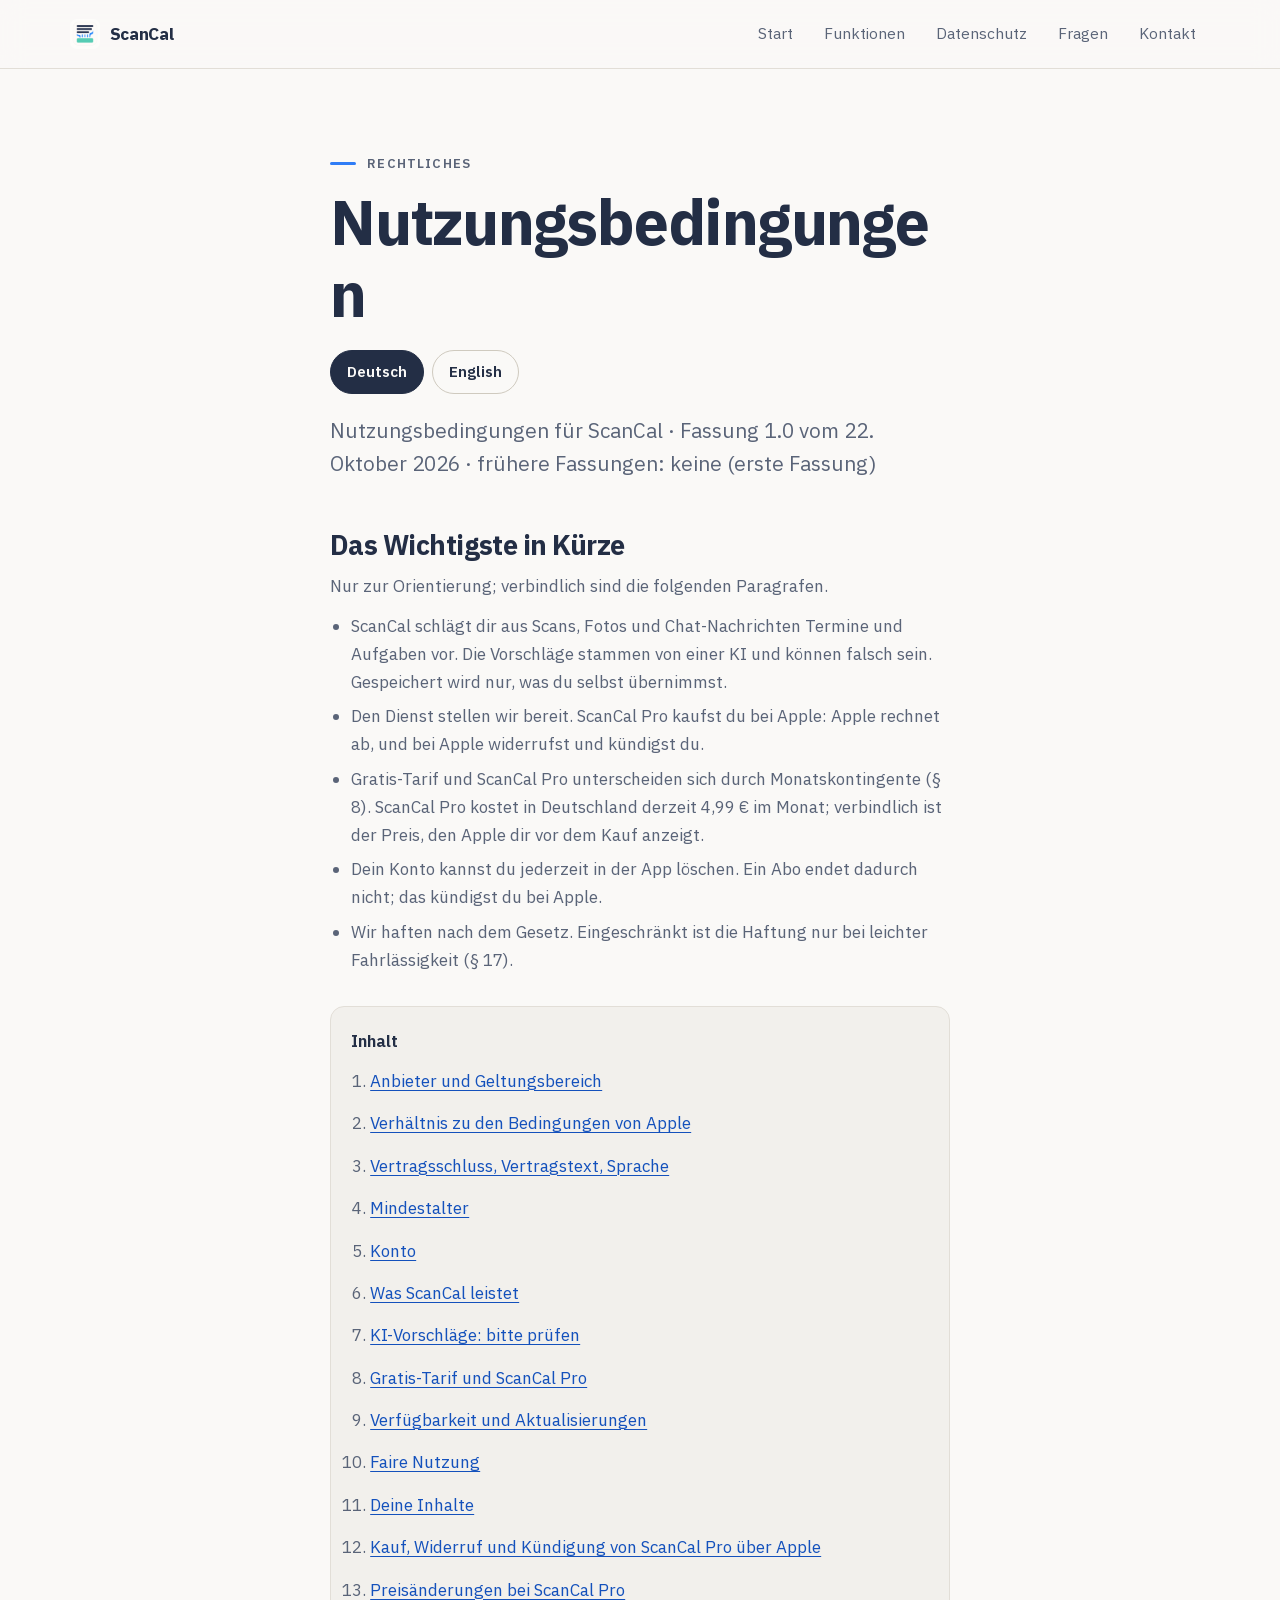
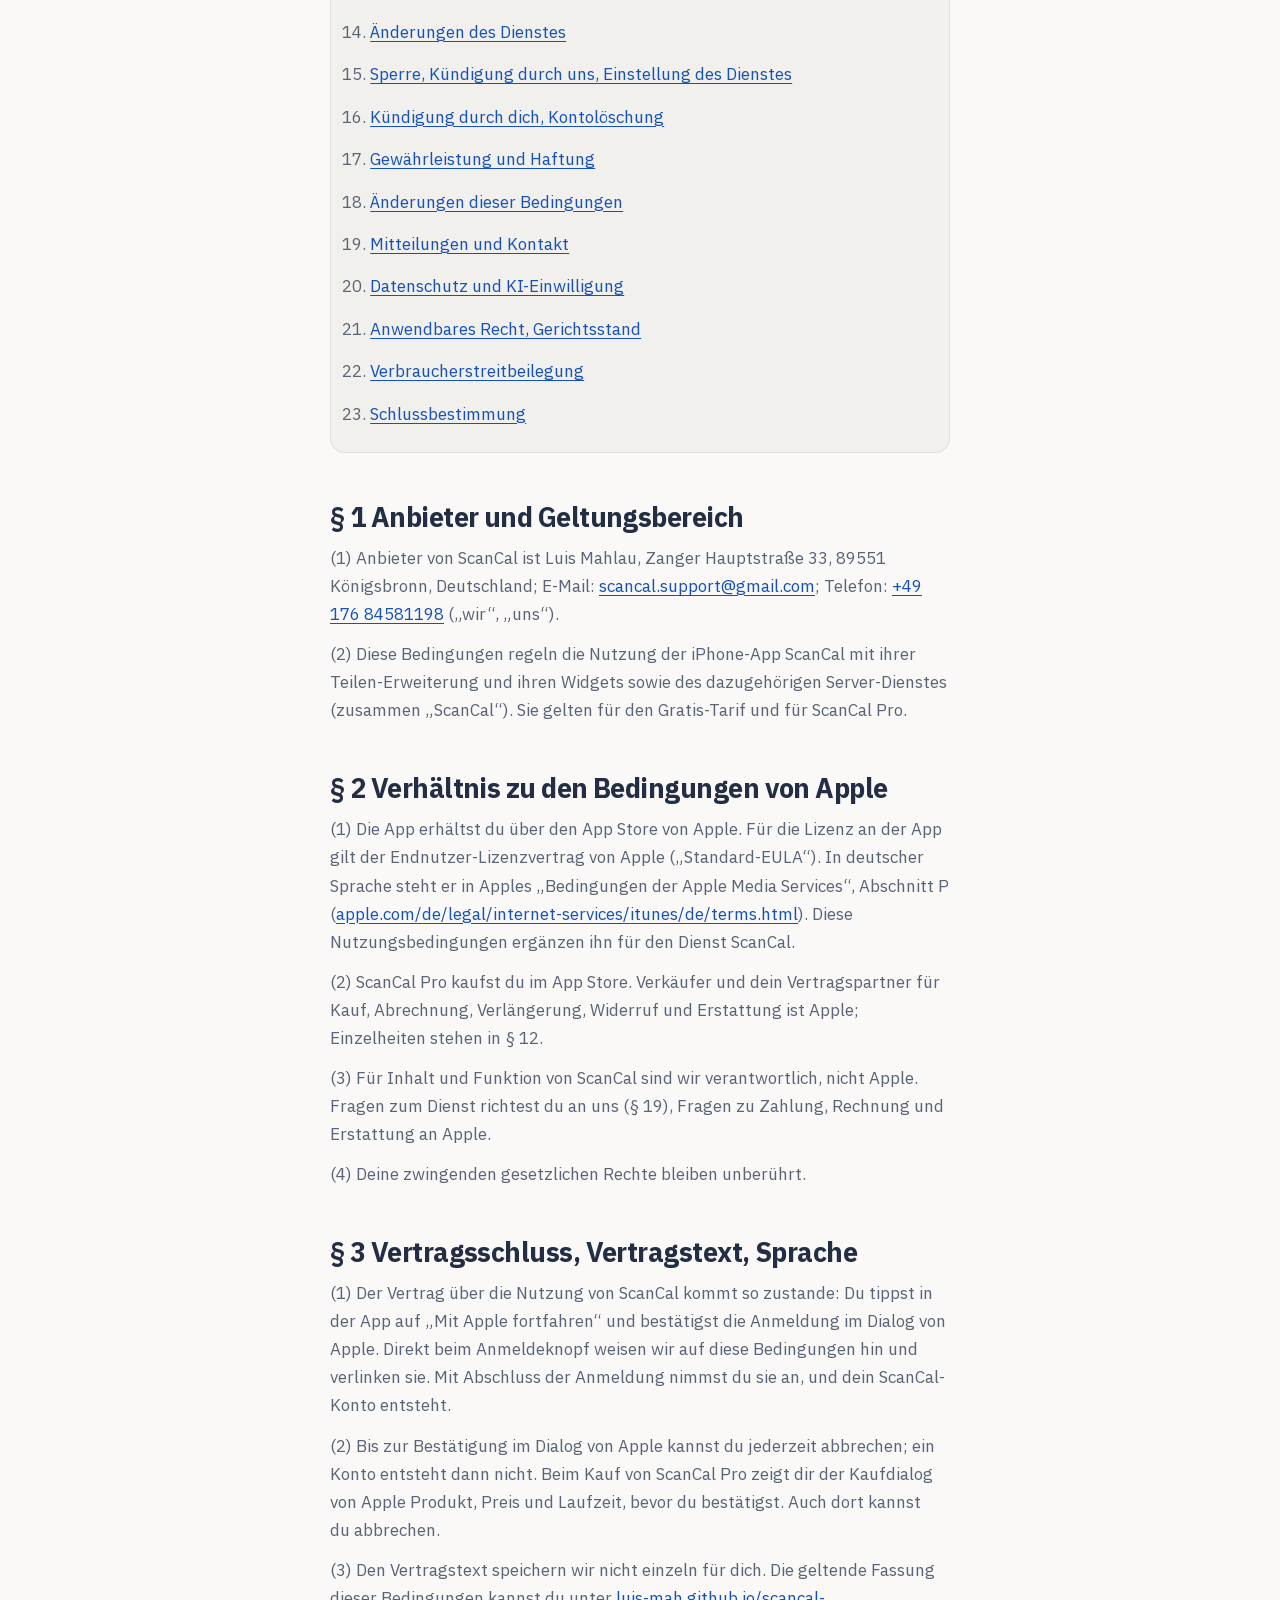
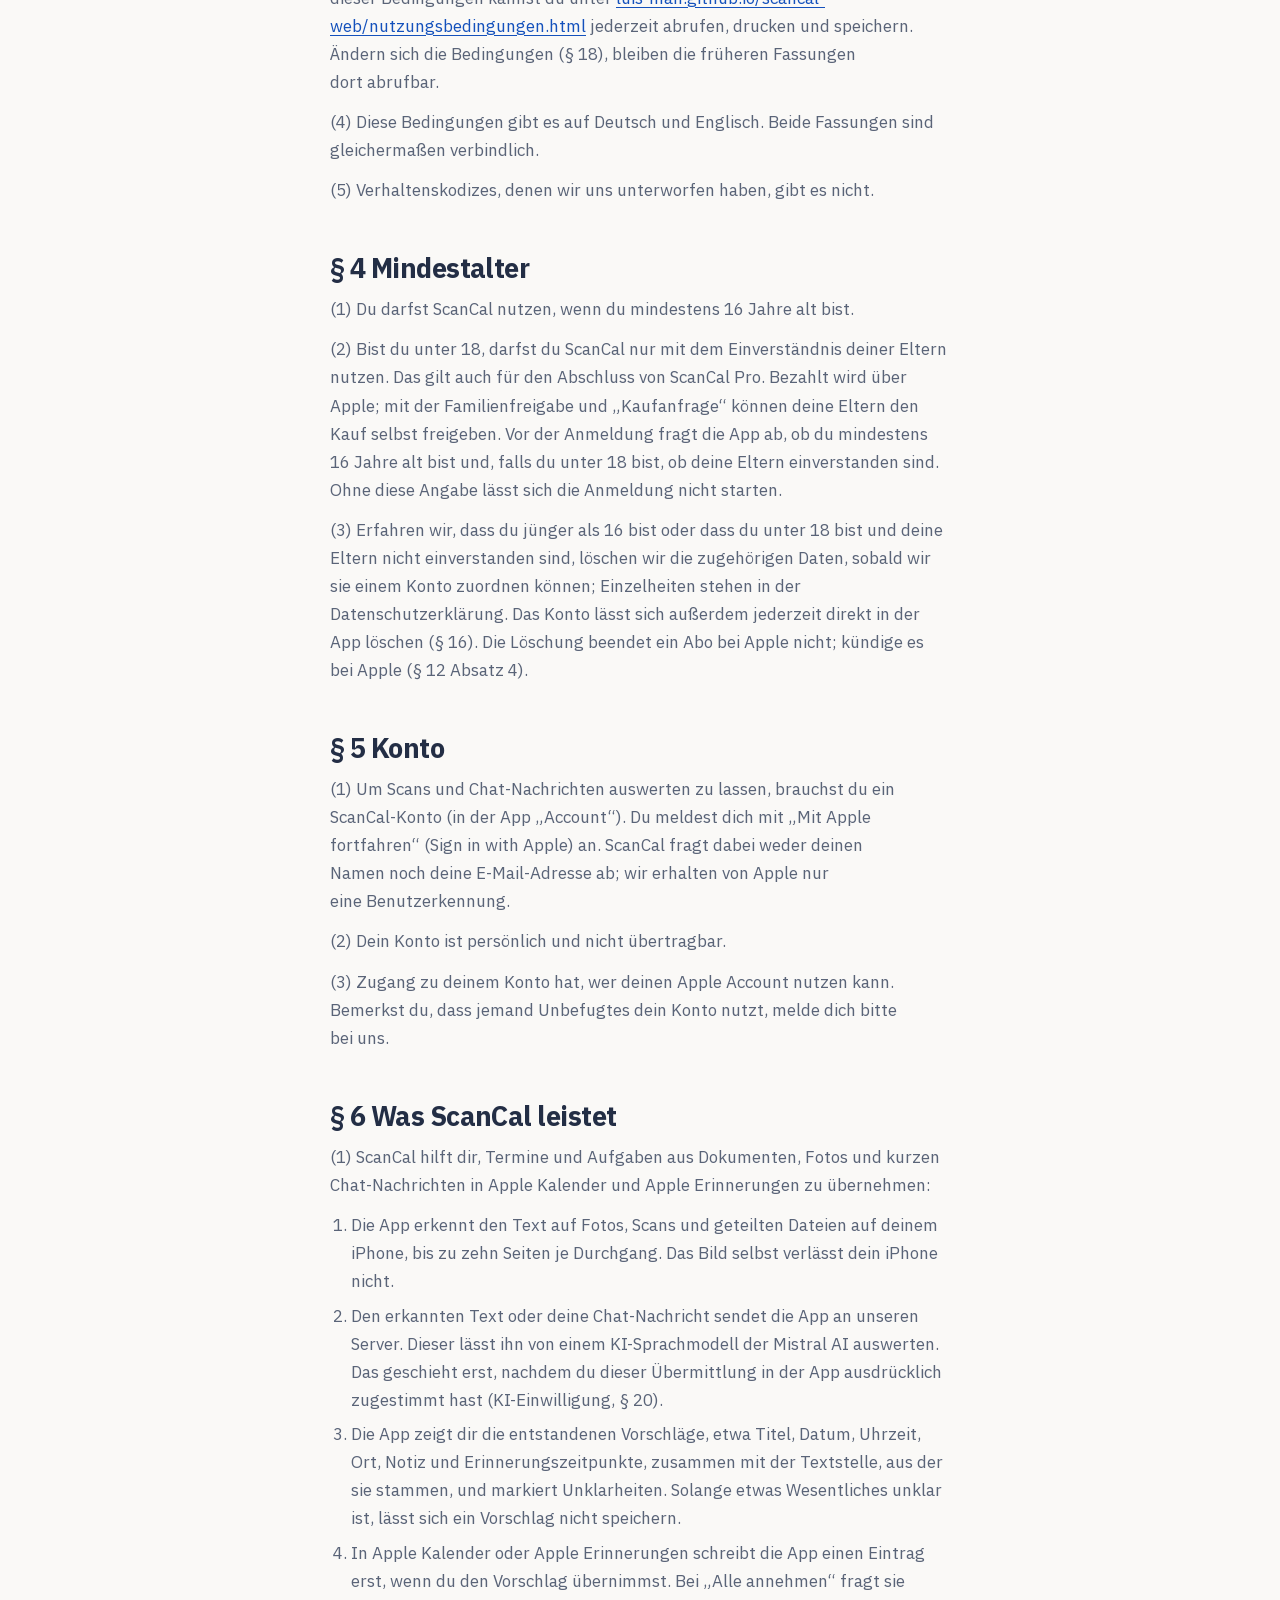
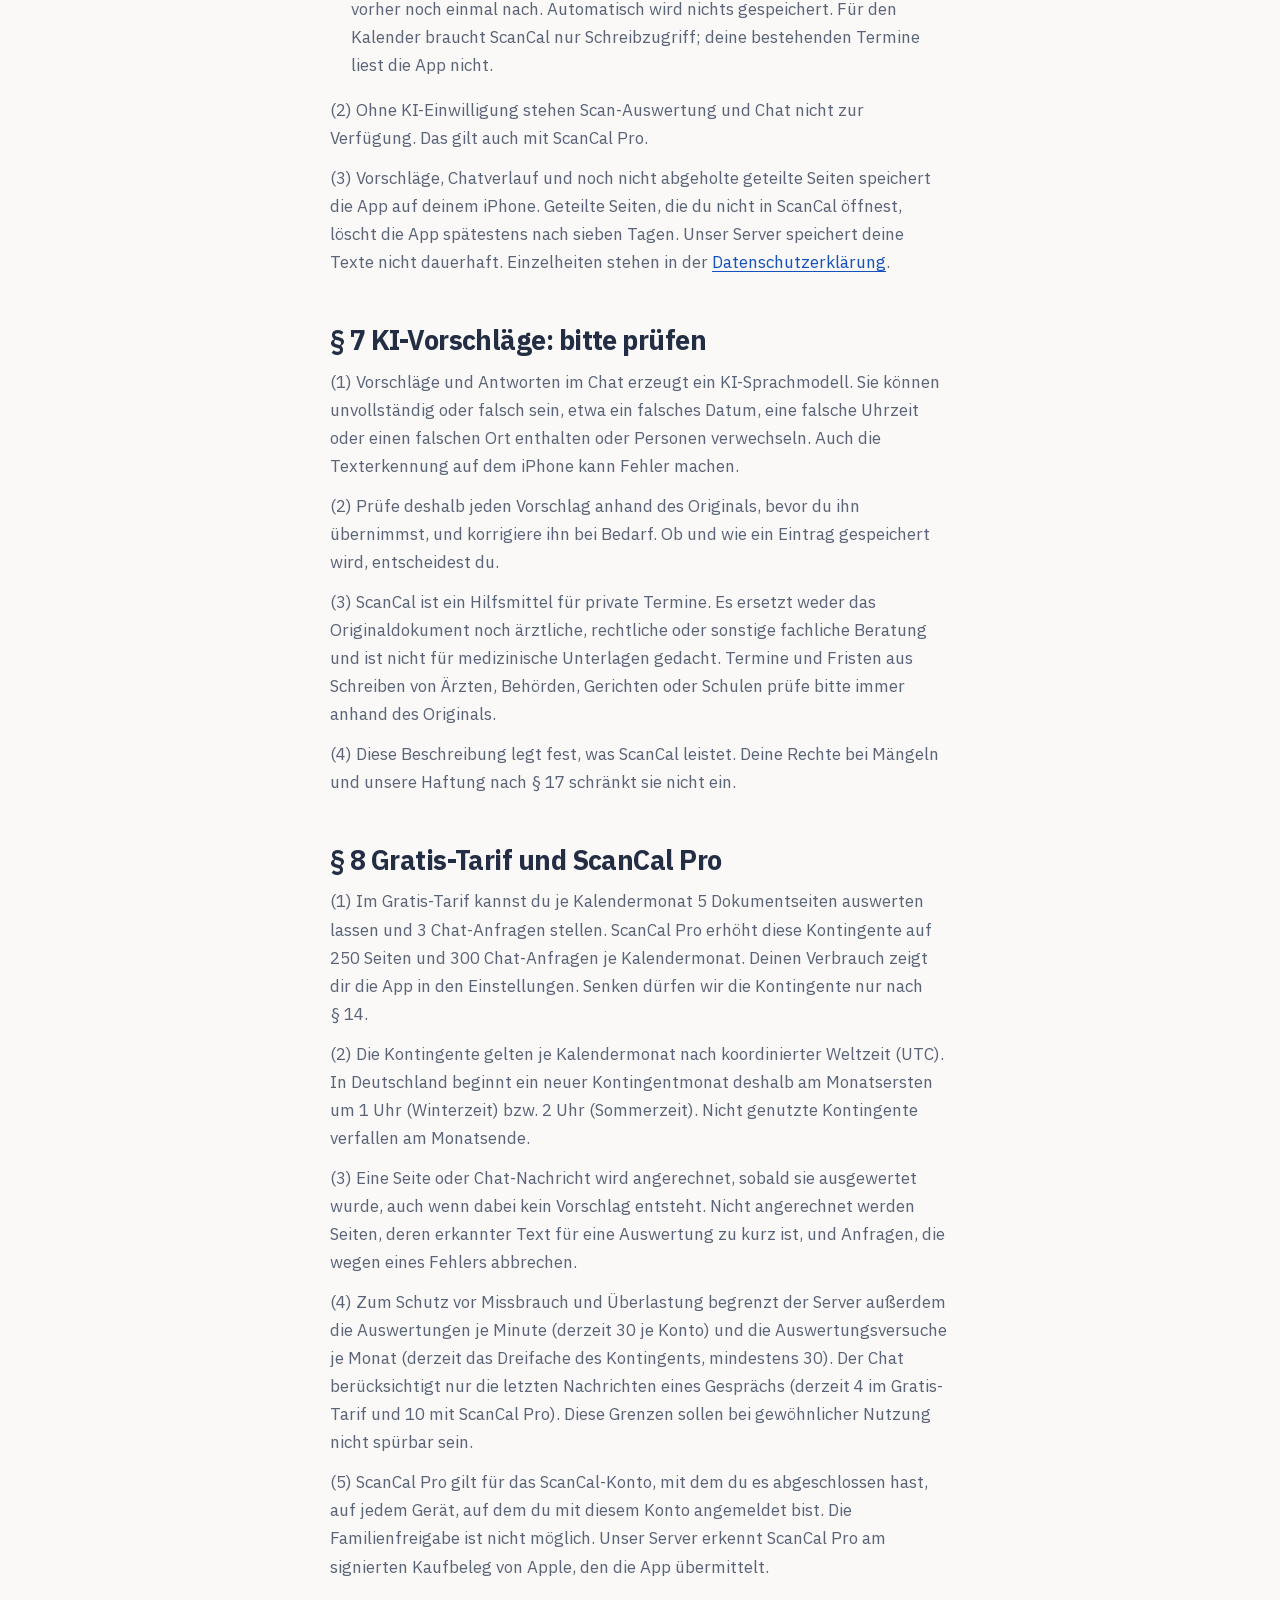
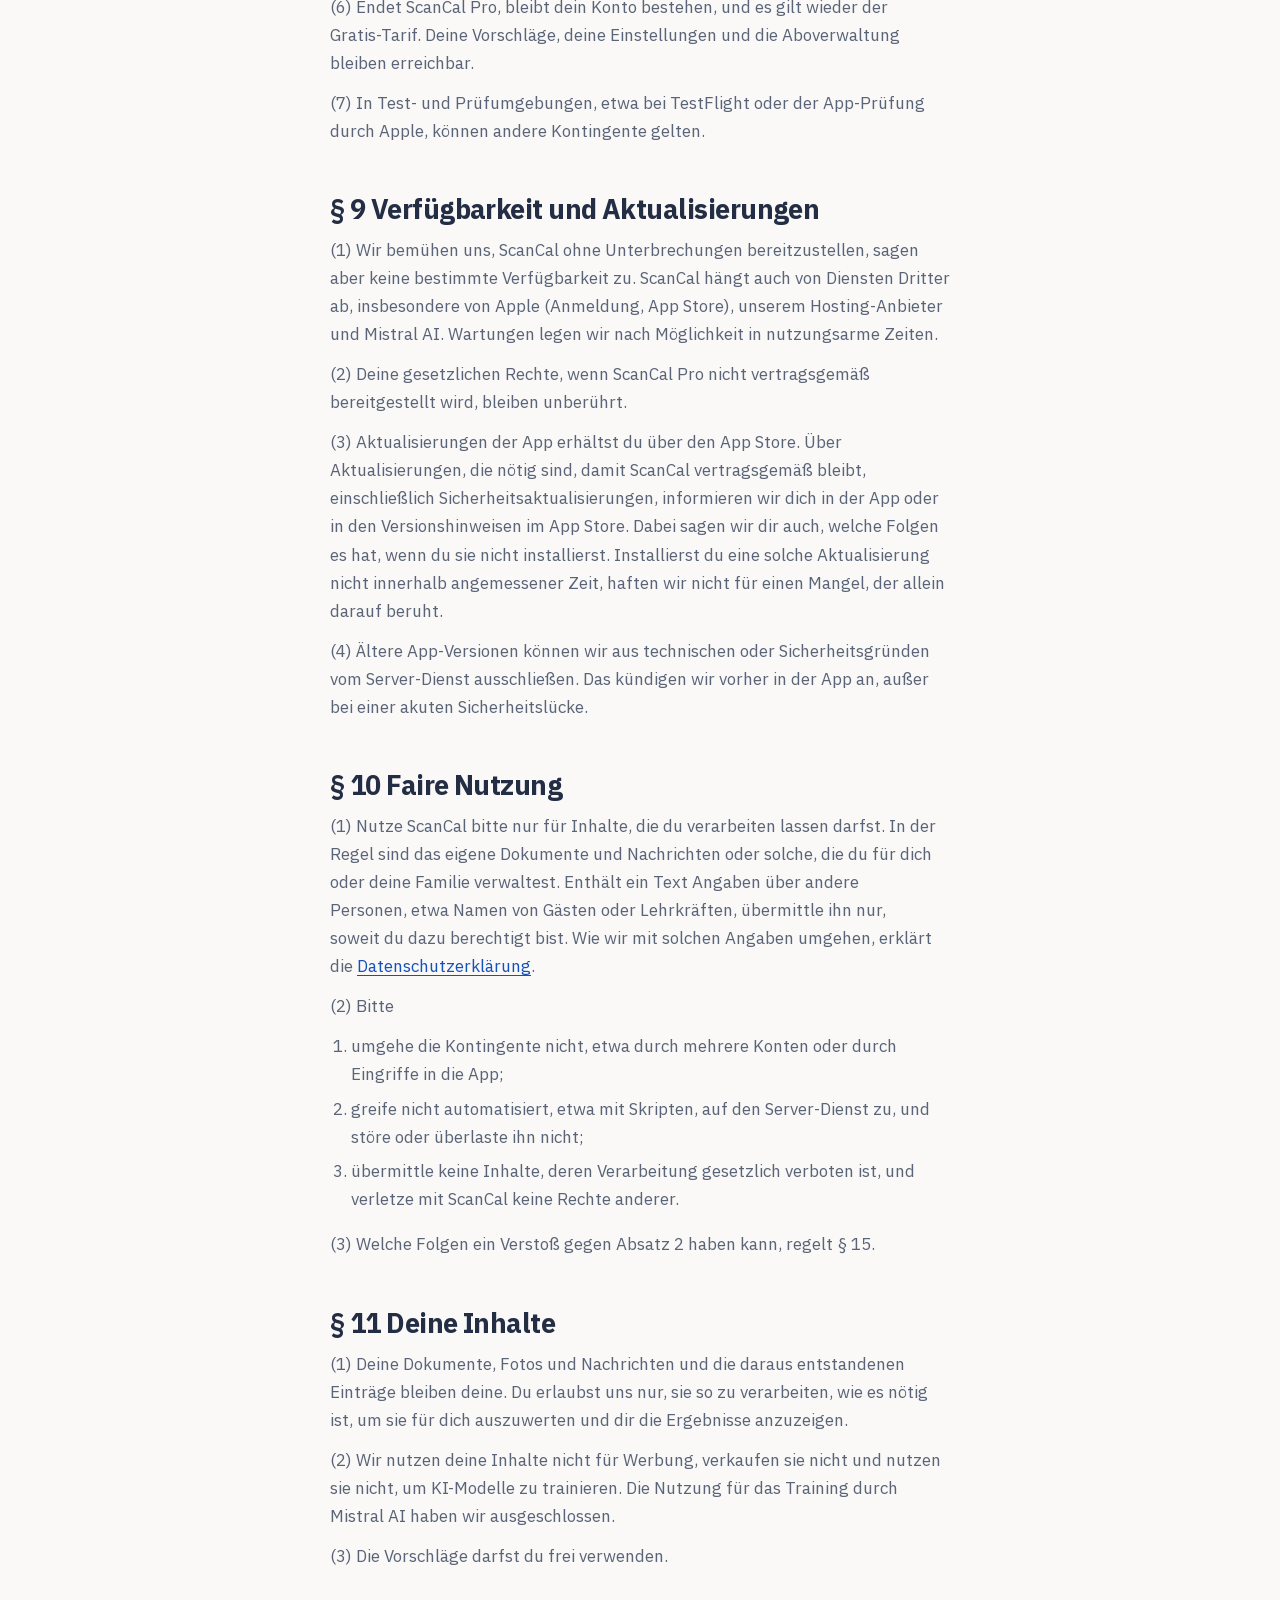
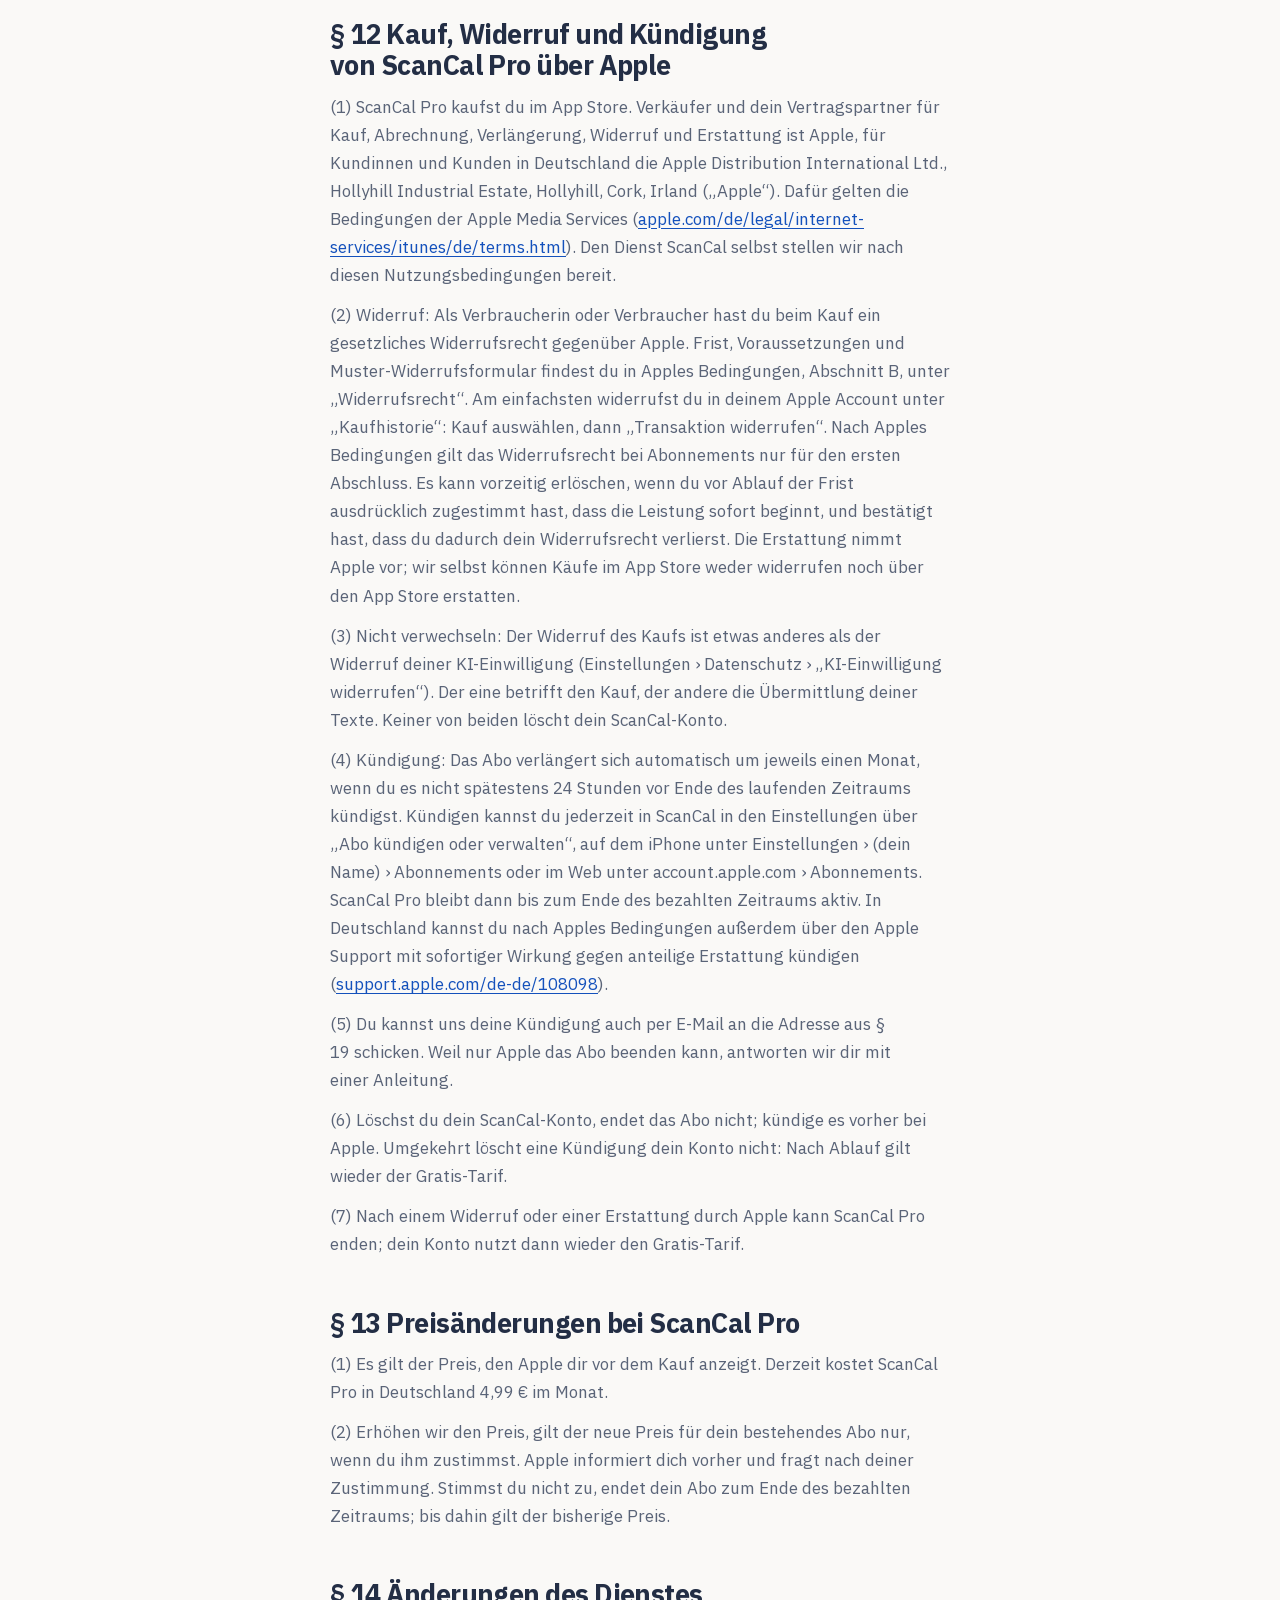
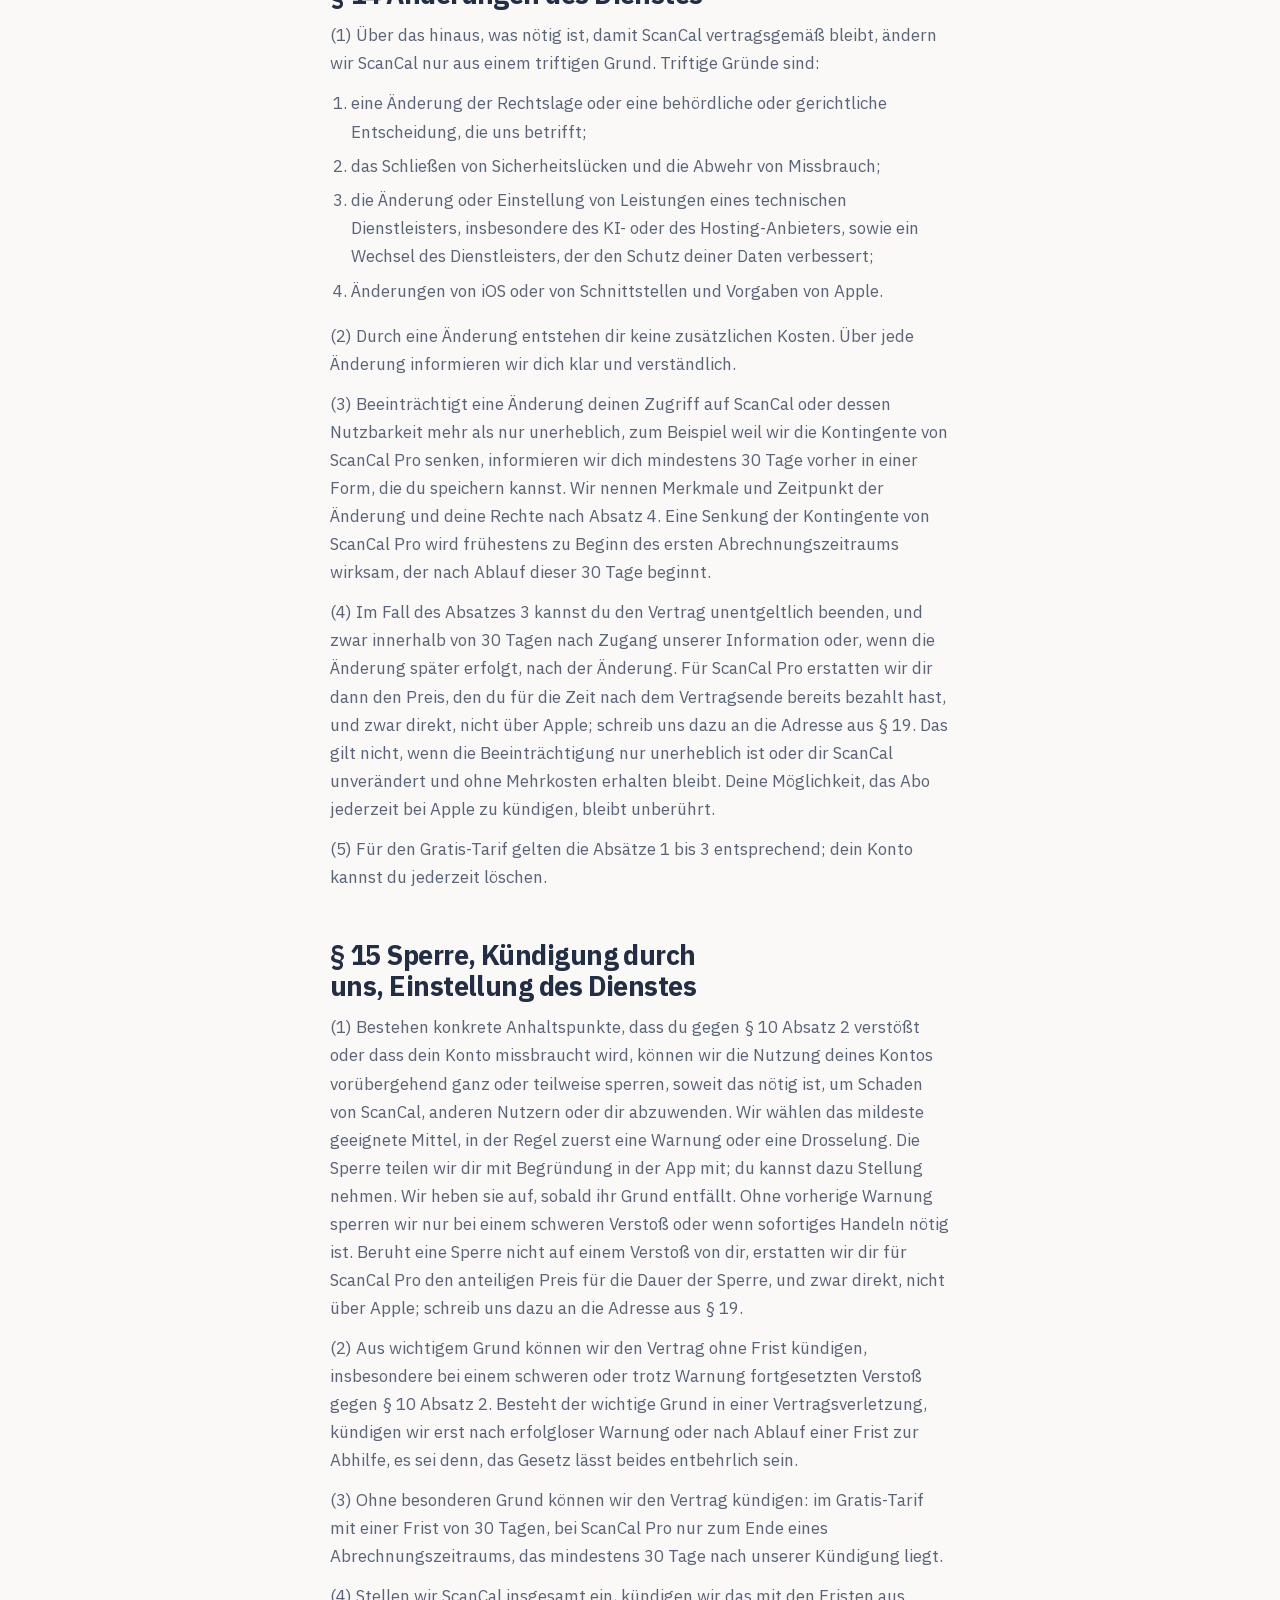
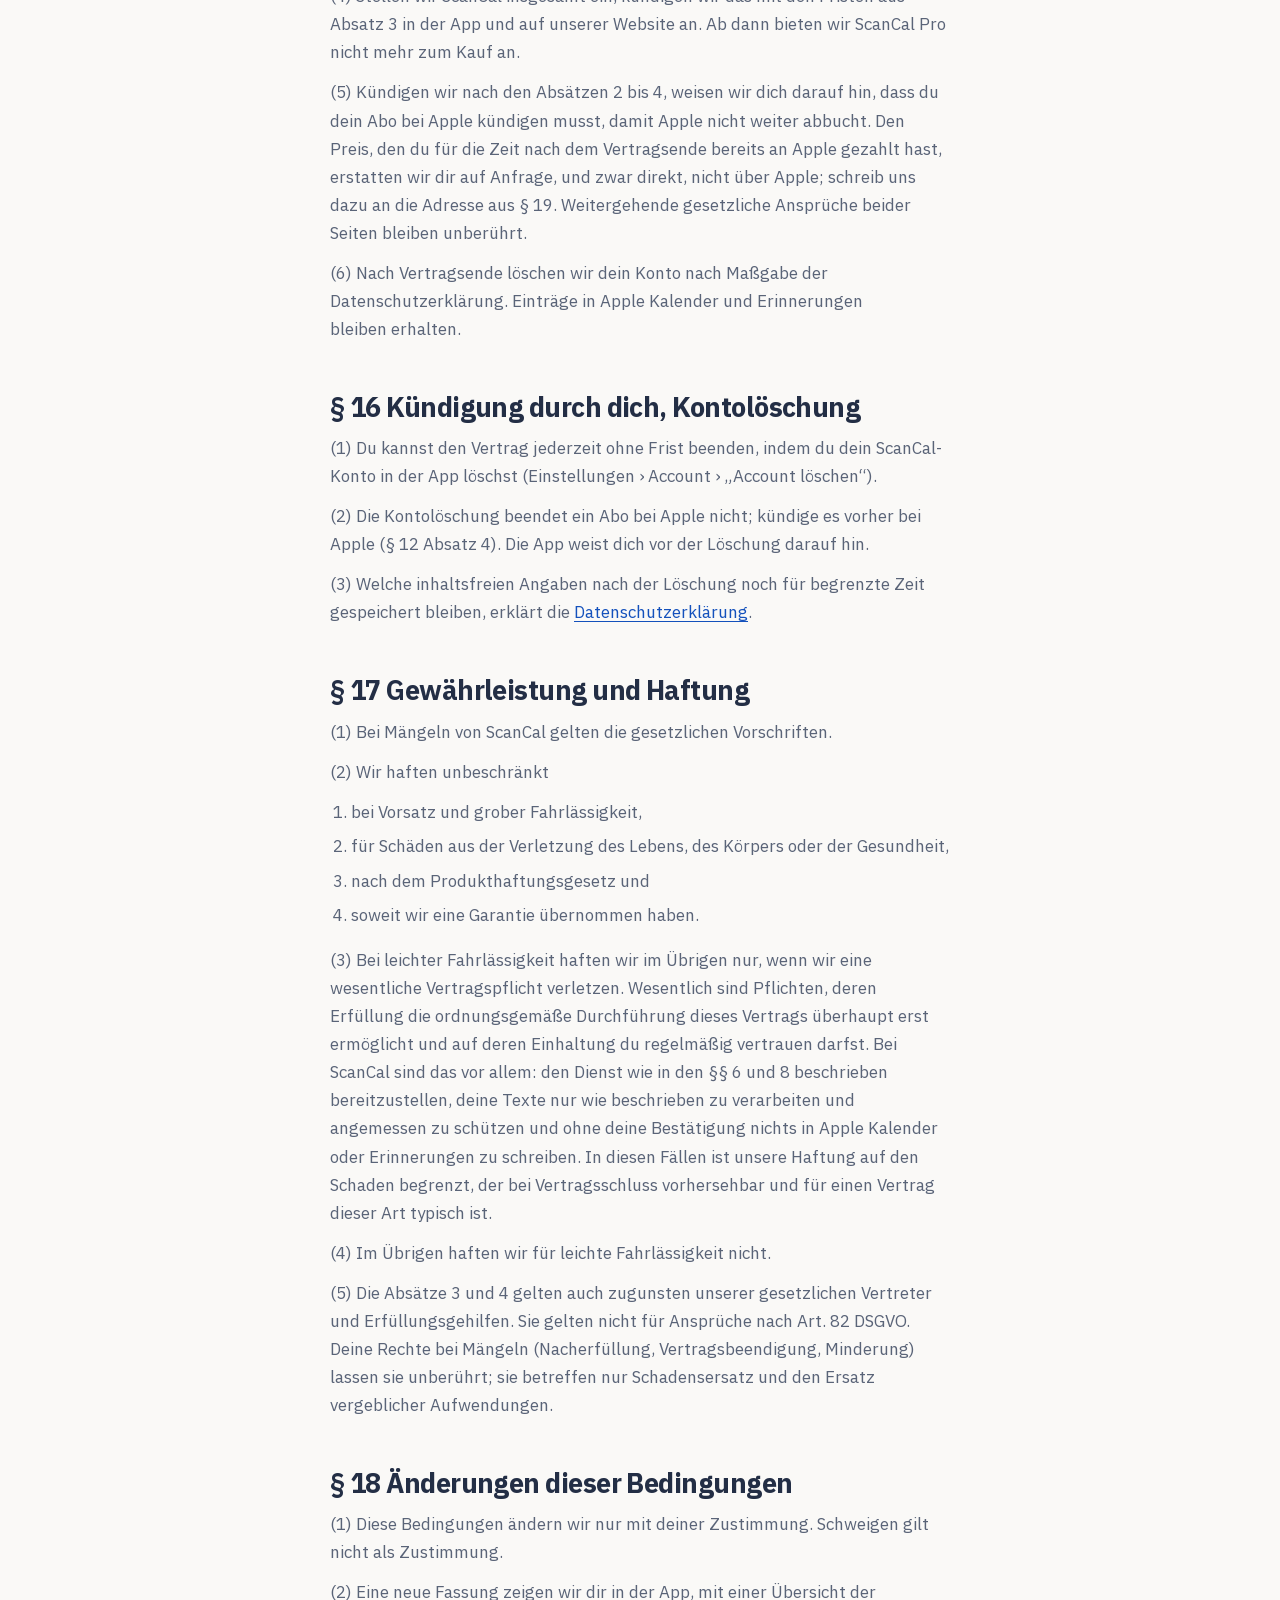
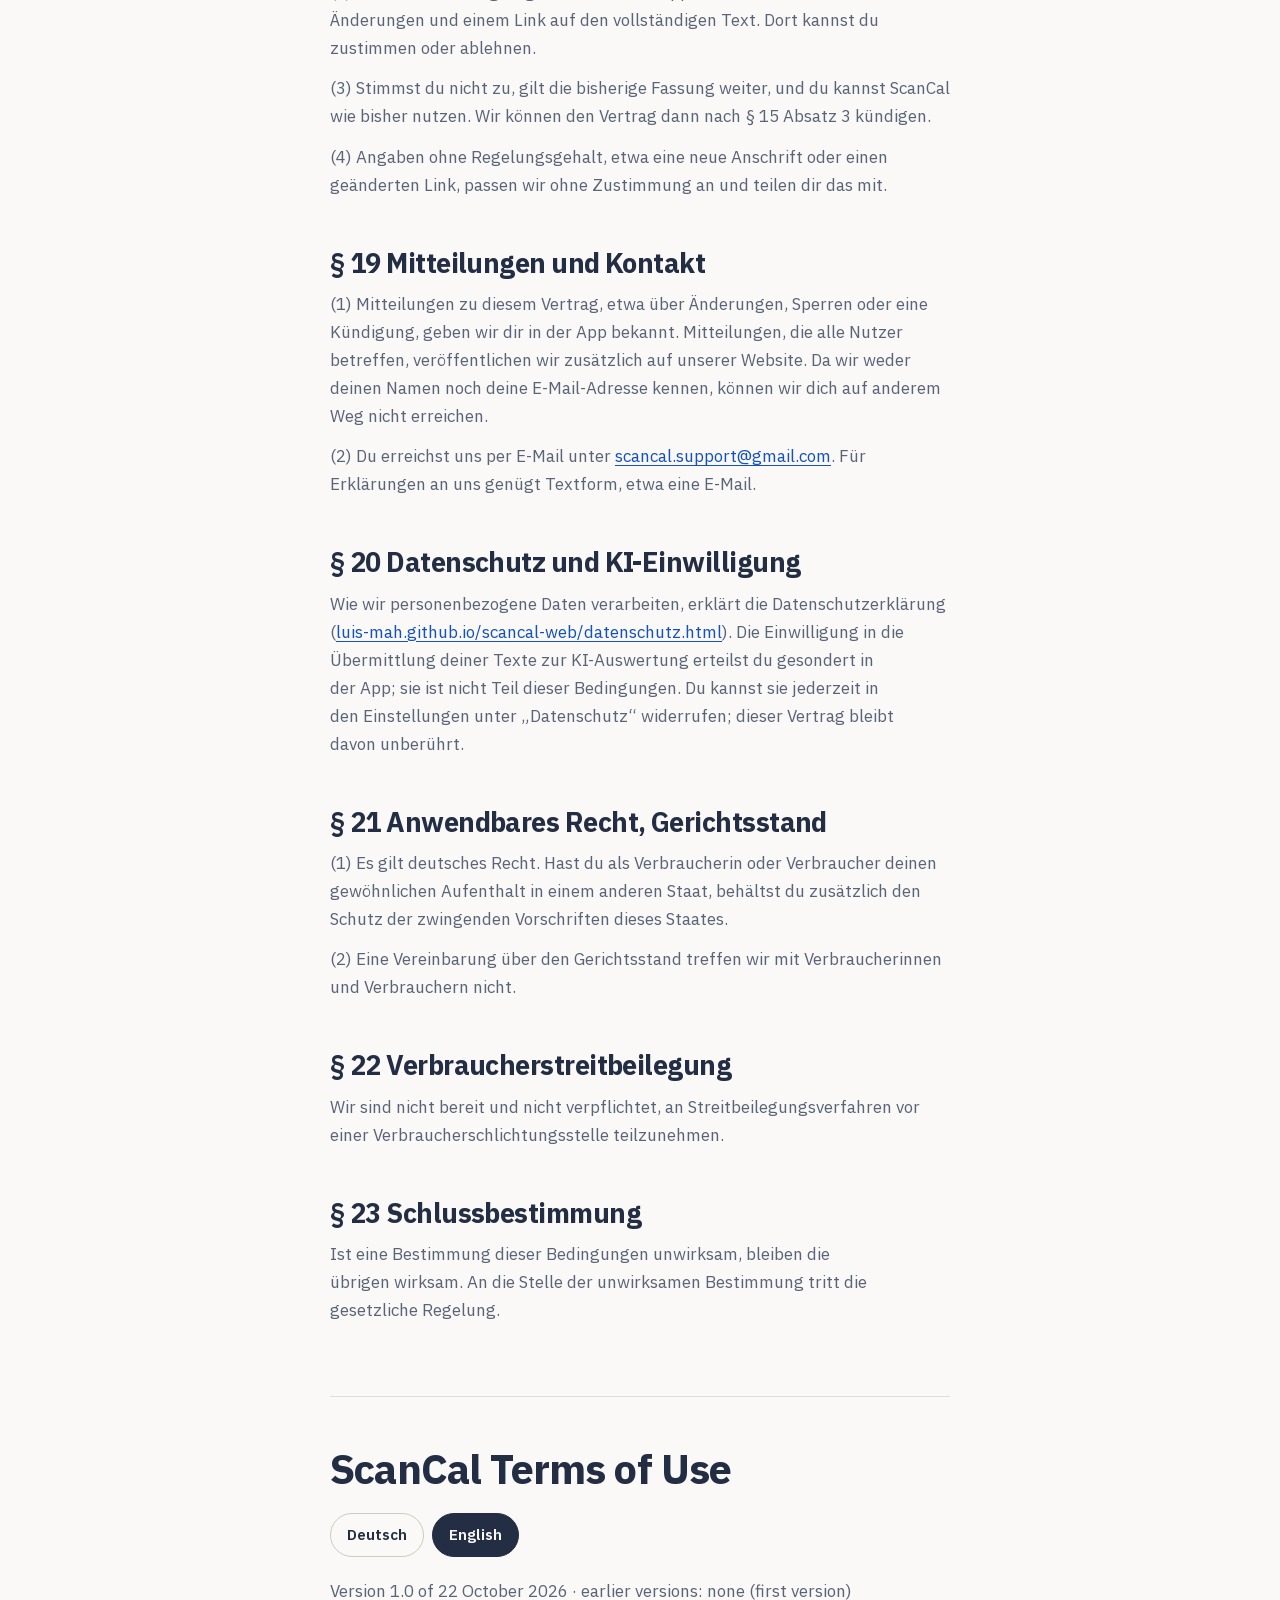
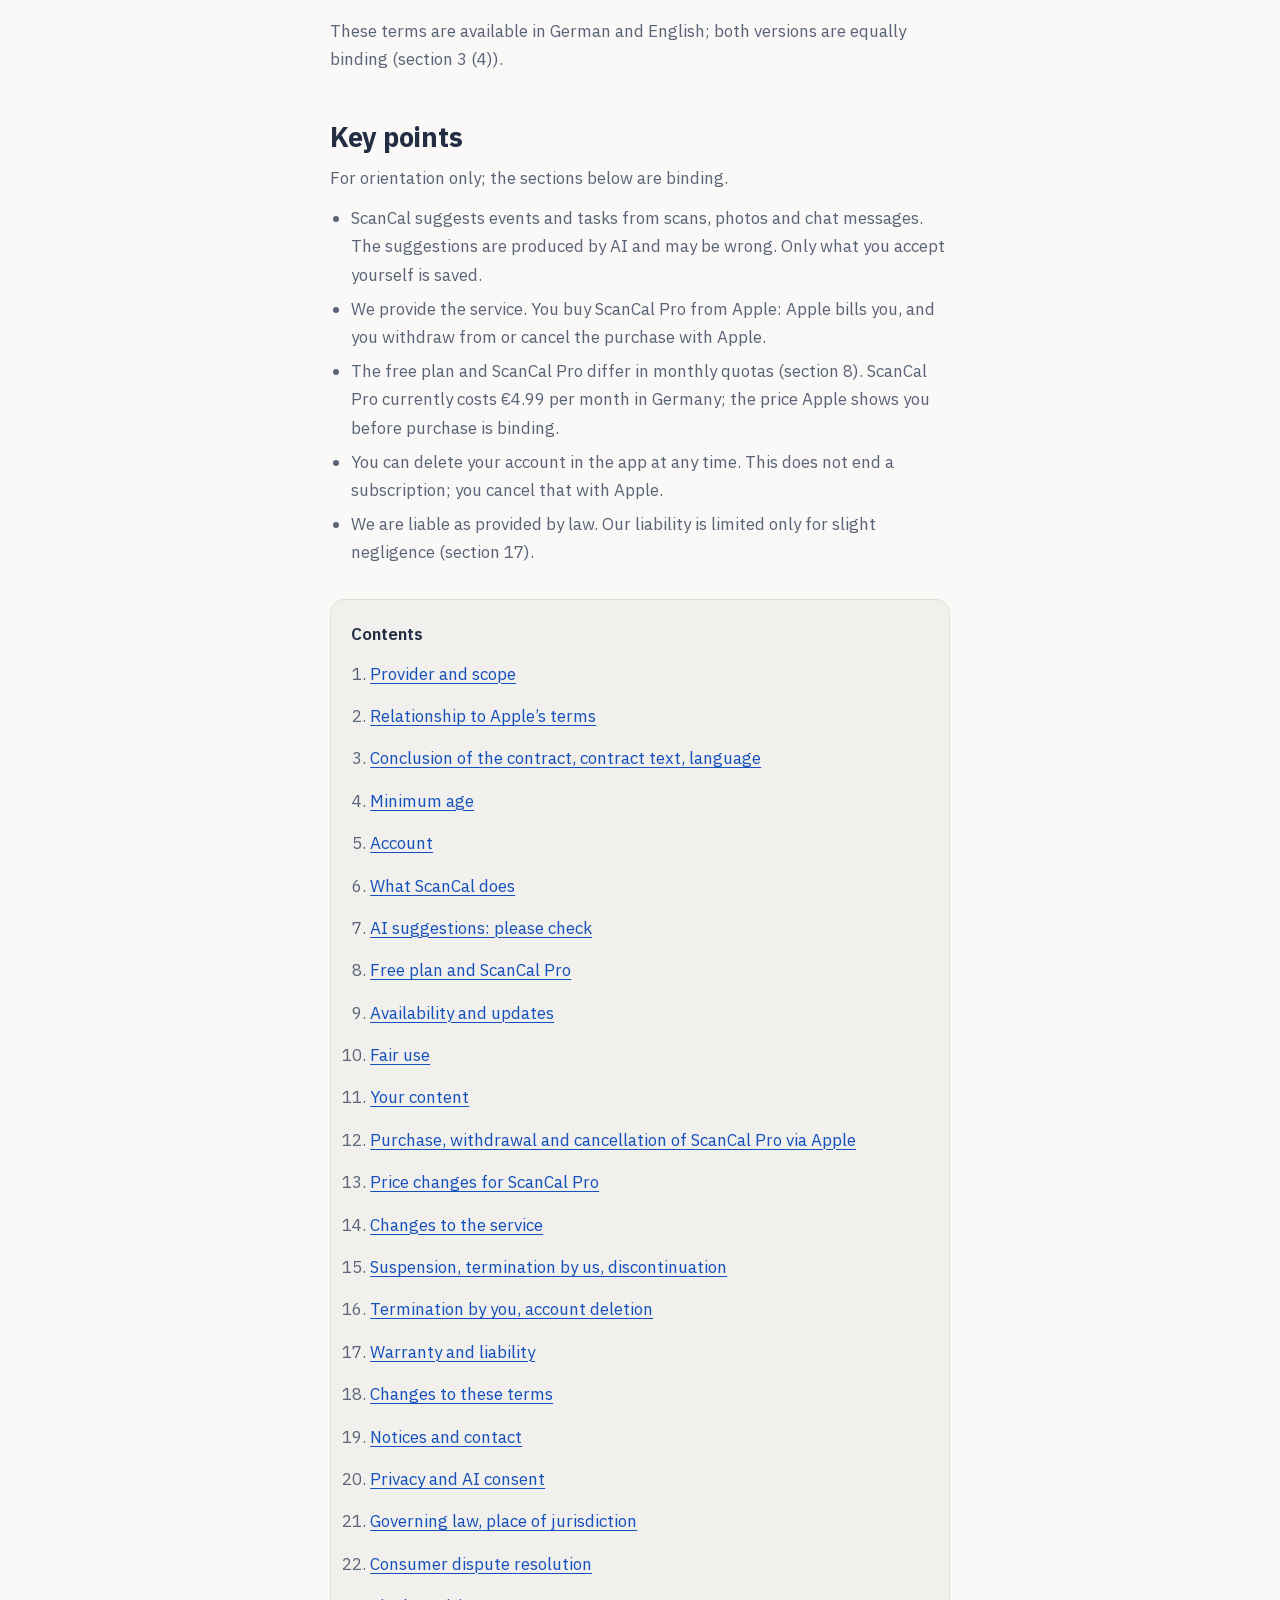
<file: nutzungsbedingungen.html>
<!DOCTYPE html>
<html lang="de">
<head>
<meta charset="utf-8">
<meta name="viewport" content="width=device-width, initial-scale=1">
<title>Nutzungsbedingungen — ScanCal</title>
<meta name="description" content="Nutzungsbedingungen für ScanCal: Anbieter, Verhältnis zu Apple, Mindestalter, Leistungen, Gratis-Tarif und ScanCal Pro, Kauf und Kündigung über Apple, Haftung. Deutsch und Englisch.">
<meta name="robots" content="index, follow">
<meta name="theme-color" content="#faf9f7" media="(prefers-color-scheme: light)">
<meta name="theme-color" content="#12161f" media="(prefers-color-scheme: dark)">
<link rel="canonical" href="https://luis-mah.github.io/scancal-web/nutzungsbedingungen.html">
<link rel="icon" href="assets/img/favicon-32.png" sizes="32x32">
<link rel="apple-touch-icon" href="assets/img/logo-180.png">
<link rel="preload" href="assets/fonts/ibm-plex-sans-400.woff2" as="font" type="font/woff2" crossorigin>
<link rel="stylesheet" href="assets/css/style.css">
</head>
<body>
<a class="skip-link" href="#inhalt">Zum Inhalt springen</a>

<header class="site-header">
  <div class="wrap site-header__inner">
    <a class="brand" href="index.html">
      <img src="assets/img/logo-180.png" width="30" height="30" alt="">
      ScanCal
    </a>
    <button class="nav-toggle" type="button" aria-expanded="false" aria-controls="hauptnavigation">
      <span class="visually-hidden">Menü öffnen</span>
      <svg class="icon-open" viewBox="0 0 24 24" fill="none" stroke="currentColor" stroke-width="2" stroke-linecap="round" aria-hidden="true"><path d="M4 7h16M4 12h16M4 17h16"/></svg>
      <svg class="icon-close" viewBox="0 0 24 24" fill="none" stroke="currentColor" stroke-width="2" stroke-linecap="round" aria-hidden="true"><path d="M6 6l12 12M18 6L6 18"/></svg>
    </button>
    <nav class="nav" id="hauptnavigation" aria-label="Hauptnavigation">
      <a href="index.html">Start</a>
      <a href="funktionen.html">Funktionen</a>
      <a href="datenschutz-in-der-app.html">Datenschutz</a>
      <a href="faq.html">Fragen</a>
      <a href="kontakt.html">Kontakt</a>
    </nav>
  </div>
</header>

<main id="inhalt">
<section class="section section--tight">
  <div class="wrap wrap--narrow legal">

    <div id="de" class="legal-part">
    <p class="eyebrow">Rechtliches</p>
    <h1>Nutzungsbedingungen</h1>

    <nav class="lang-switch" aria-label="Sprache · Language">
      <a href="#de" aria-current="true">Deutsch</a>
      <a href="#en" hreflang="en" lang="en">English</a>
    </nav>

    <p class="lede" style="margin-top: var(--space-sm);">
      Nutzungsbedingungen für ScanCal · Fassung 1.0 vom 22. Oktober 2026 ·
      frühere Fassungen: keine (erste Fassung)
    </p>

    <h2 id="kurz">Das Wichtigste in Kürze</h2>
    <p>Nur zur Orientierung; verbindlich sind die folgenden Paragrafen.</p>
    <ul>
      <li>ScanCal schlägt dir aus Scans, Fotos und Chat-Nachrichten Termine und Aufgaben vor. Die Vorschläge stammen von einer KI und können falsch sein. Gespeichert wird nur, was du selbst übernimmst.</li>
      <li>Den Dienst stellen wir bereit. ScanCal Pro kaufst du bei Apple: Apple rechnet ab, und bei Apple widerrufst und kündigst du.</li>
      <li>Gratis-Tarif und ScanCal Pro unterscheiden sich durch Monatskontingente (§ 8). ScanCal Pro kostet in Deutschland derzeit 4,99&nbsp;€ im Monat; verbindlich ist der Preis, den Apple dir vor dem Kauf anzeigt.</li>
      <li>Dein Konto kannst du jederzeit in der App löschen. Ein Abo endet dadurch nicht; das kündigst du bei Apple.</li>
      <li>Wir haften nach dem Gesetz. Eingeschränkt ist die Haftung nur bei leichter Fahrlässigkeit (§ 17).</li>
    </ul>

    <nav class="toc" aria-label="Inhaltsverzeichnis" style="margin-top: var(--space-md);">
      <strong>Inhalt</strong>
      <ol>
        <li><a href="#p1">Anbieter und Geltungsbereich</a></li>
        <li><a href="#p2">Verhältnis zu den Bedingungen von Apple</a></li>
        <li><a href="#p3">Vertragsschluss, Vertragstext, Sprache</a></li>
        <li><a href="#p4">Mindestalter</a></li>
        <li><a href="#p5">Konto</a></li>
        <li><a href="#p6">Was ScanCal leistet</a></li>
        <li><a href="#p7">KI-Vorschläge: bitte prüfen</a></li>
        <li><a href="#p8">Gratis-Tarif und ScanCal Pro</a></li>
        <li><a href="#p9">Verfügbarkeit und Aktualisierungen</a></li>
        <li><a href="#p10">Faire Nutzung</a></li>
        <li><a href="#p11">Deine Inhalte</a></li>
        <li><a href="#p12">Kauf, Widerruf und Kündigung von ScanCal Pro über Apple</a></li>
        <li><a href="#p13">Preisänderungen bei ScanCal Pro</a></li>
        <li><a href="#p14">Änderungen des Dienstes</a></li>
        <li><a href="#p15">Sperre, Kündigung durch uns, Einstellung des Dienstes</a></li>
        <li><a href="#p16">Kündigung durch dich, Kontolöschung</a></li>
        <li><a href="#p17">Gewährleistung und Haftung</a></li>
        <li><a href="#p18">Änderungen dieser Bedingungen</a></li>
        <li><a href="#p19">Mitteilungen und Kontakt</a></li>
        <li><a href="#p20">Datenschutz und KI-Einwilligung</a></li>
        <li><a href="#p21">Anwendbares Recht, Gerichtsstand</a></li>
        <li><a href="#p22">Verbraucherstreitbeilegung</a></li>
        <li><a href="#p23">Schlussbestimmung</a></li>
      </ol>
    </nav>

    <h2 id="p1">§ 1 Anbieter und Geltungsbereich</h2>
    <p>(1) Anbieter von ScanCal ist Luis Mahlau, Zanger Hauptstraße 33, 89551 Königsbronn, Deutschland; E-Mail: <a href="mailto:scancal.support@gmail.com">scancal.support@gmail.com</a>; Telefon: <a href="tel:+4917684581198">+49 176 84581198</a> („wir“, „uns“).</p>
    <p>(2) Diese Bedingungen regeln die Nutzung der iPhone-App ScanCal mit ihrer Teilen-Erweiterung und ihren Widgets sowie des dazugehörigen Server-Dienstes (zusammen „ScanCal“). Sie gelten für den Gratis-Tarif und für ScanCal Pro.</p>

    <h2 id="p2">§ 2 Verhältnis zu den Bedingungen von Apple</h2>
    <p>(1) Die App erhältst du über den App Store von Apple. Für die Lizenz an der App gilt der Endnutzer-Lizenzvertrag von Apple („Standard-EULA“). In deutscher Sprache steht er in Apples „Bedingungen der Apple Media Services“, Abschnitt P (<a href="https://www.apple.com/de/legal/internet-services/itunes/de/terms.html">apple.com/de/legal/internet-services/itunes/de/terms.html</a>). Diese Nutzungsbedingungen ergänzen ihn für den Dienst ScanCal.</p>
    <p>(2) ScanCal Pro kaufst du im App Store. Verkäufer und dein Vertragspartner für Kauf, Abrechnung, Verlängerung, Widerruf und Erstattung ist Apple; Einzelheiten stehen in § 12.</p>
    <p>(3) Für Inhalt und Funktion von ScanCal sind wir verantwortlich, nicht Apple. Fragen zum Dienst richtest du an uns (§ 19), Fragen zu Zahlung, Rechnung und Erstattung an Apple.</p>
    <p>(4) Deine zwingenden gesetzlichen Rechte bleiben unberührt.</p>

    <h2 id="p3">§ 3 Vertragsschluss, Vertragstext, Sprache</h2>
    <p>(1) Der Vertrag über die Nutzung von ScanCal kommt so zustande: Du tippst in der App auf „Mit Apple fortfahren“ und bestätigst die Anmeldung im Dialog von Apple. Direkt beim Anmeldeknopf weisen wir auf diese Bedingungen hin und verlinken sie. Mit Abschluss der Anmeldung nimmst du sie an, und dein ScanCal-Konto entsteht.</p>
    <p>(2) Bis zur Bestätigung im Dialog von Apple kannst du jederzeit abbrechen; ein Konto entsteht dann nicht. Beim Kauf von ScanCal Pro zeigt dir der Kaufdialog von Apple Produkt, Preis und Laufzeit, bevor du bestätigst. Auch dort kannst du abbrechen.</p>
    <p>(3) Den Vertragstext speichern wir nicht einzeln für dich. Die geltende Fassung dieser Bedingungen kannst du unter <a href="https://luis-mah.github.io/scancal-web/nutzungsbedingungen.html">luis-mah.github.io/scancal-web/nutzungsbedingungen.html</a> jederzeit abrufen, drucken und speichern. Ändern sich die Bedingungen (§ 18), bleiben die früheren Fassungen dort abrufbar.</p>
    <p>(4) Diese Bedingungen gibt es auf Deutsch und Englisch. Beide Fassungen sind gleichermaßen verbindlich.</p>
    <p>(5) Verhaltenskodizes, denen wir uns unterworfen haben, gibt es nicht.</p>

    <h2 id="p4">§ 4 Mindestalter</h2>
    <p>(1) Du darfst ScanCal nutzen, wenn du mindestens 16 Jahre alt bist.</p>
    <p>(2) Bist du unter 18, darfst du ScanCal nur mit dem Einverständnis deiner Eltern nutzen. Das gilt auch für den Abschluss von ScanCal Pro. Bezahlt wird über Apple; mit der Familienfreigabe und „Kaufanfrage“ können deine Eltern den Kauf selbst freigeben. Vor der Anmeldung fragt die App ab, ob du mindestens 16 Jahre alt bist und, falls du unter 18 bist, ob deine Eltern einverstanden sind. Ohne diese Angabe lässt sich die Anmeldung nicht starten.</p>
    <p>(3) Erfahren wir, dass du jünger als 16 bist oder dass du unter 18 bist und deine Eltern nicht einverstanden sind, löschen wir die zugehörigen Daten, sobald wir sie einem Konto zuordnen können; Einzelheiten stehen in der Datenschutzerklärung. Das Konto lässt sich außerdem jederzeit direkt in der App löschen (§ 16). Die Löschung beendet ein Abo bei Apple nicht; kündige es bei Apple (§ 12 Absatz 4).</p>

    <h2 id="p5">§ 5 Konto</h2>
    <p>(1) Um Scans und Chat-Nachrichten auswerten zu lassen, brauchst du ein ScanCal-Konto (in der App „Account“). Du meldest dich mit „Mit Apple fortfahren“ (Sign in with Apple) an. ScanCal fragt dabei weder deinen Namen noch deine E-Mail-Adresse ab; wir erhalten von Apple nur eine Benutzerkennung.</p>
    <p>(2) Dein Konto ist persönlich und nicht übertragbar.</p>
    <p>(3) Zugang zu deinem Konto hat, wer deinen Apple Account nutzen kann. Bemerkst du, dass jemand Unbefugtes dein Konto nutzt, melde dich bitte bei uns.</p>

    <h2 id="p6">§ 6 Was ScanCal leistet</h2>
    <p>(1) ScanCal hilft dir, Termine und Aufgaben aus Dokumenten, Fotos und kurzen Chat-Nachrichten in Apple Kalender und Apple Erinnerungen zu übernehmen:</p>
    <ol>
      <li>Die App erkennt den Text auf Fotos, Scans und geteilten Dateien auf deinem iPhone, bis zu zehn Seiten je Durchgang. Das Bild selbst verlässt dein iPhone nicht.</li>
      <li>Den erkannten Text oder deine Chat-Nachricht sendet die App an unseren Server. Dieser lässt ihn von einem KI-Sprachmodell der Mistral AI auswerten. Das geschieht erst, nachdem du dieser Übermittlung in der App ausdrücklich zugestimmt hast (KI-Einwilligung, § 20).</li>
      <li>Die App zeigt dir die entstandenen Vorschläge, etwa Titel, Datum, Uhrzeit, Ort, Notiz und Erinnerungszeitpunkte, zusammen mit der Textstelle, aus der sie stammen, und markiert Unklarheiten. Solange etwas Wesentliches unklar ist, lässt sich ein Vorschlag nicht speichern.</li>
      <li>In Apple Kalender oder Apple Erinnerungen schreibt die App einen Eintrag erst, wenn du den Vorschlag übernimmst. Bei „Alle annehmen“ fragt sie vorher noch einmal nach. Automatisch wird nichts gespeichert. Für den Kalender braucht ScanCal nur Schreibzugriff; deine bestehenden Termine liest die App nicht.</li>
    </ol>
    <p>(2) Ohne KI-Einwilligung stehen Scan-Auswertung und Chat nicht zur Verfügung. Das gilt auch mit ScanCal Pro.</p>
    <p>(3) Vorschläge, Chatverlauf und noch nicht abgeholte geteilte Seiten speichert die App auf deinem iPhone. Geteilte Seiten, die du nicht in ScanCal öffnest, löscht die App spätestens nach sieben Tagen. Unser Server speichert deine Texte nicht dauerhaft. Einzelheiten stehen in der <a href="datenschutz.html">Datenschutzerklärung</a>.</p>

    <h2 id="p7">§ 7 KI-Vorschläge: bitte prüfen</h2>
    <p>(1) Vorschläge und Antworten im Chat erzeugt ein KI-Sprachmodell. Sie können unvollständig oder falsch sein, etwa ein falsches Datum, eine falsche Uhrzeit oder einen falschen Ort enthalten oder Personen verwechseln. Auch die Texterkennung auf dem iPhone kann Fehler machen.</p>
    <p>(2) Prüfe deshalb jeden Vorschlag anhand des Originals, bevor du ihn übernimmst, und korrigiere ihn bei Bedarf. Ob und wie ein Eintrag gespeichert wird, entscheidest du.</p>
    <p>(3) ScanCal ist ein Hilfsmittel für private Termine. Es ersetzt weder das Originaldokument noch ärztliche, rechtliche oder sonstige fachliche Beratung und ist nicht für medizinische Unterlagen gedacht. Termine und Fristen aus Schreiben von Ärzten, Behörden, Gerichten oder Schulen prüfe bitte immer anhand des Originals.</p>
    <p>(4) Diese Beschreibung legt fest, was ScanCal leistet. Deine Rechte bei Mängeln und unsere Haftung nach § 17 schränkt sie nicht ein.</p>

    <h2 id="p8">§ 8 Gratis-Tarif und ScanCal Pro</h2>
    <p>(1) Im Gratis-Tarif kannst du je Kalendermonat 5 Dokumentseiten auswerten lassen und 3 Chat-Anfragen stellen. ScanCal Pro erhöht diese Kontingente auf 250 Seiten und 300 Chat-Anfragen je Kalendermonat. Deinen Verbrauch zeigt dir die App in den Einstellungen. Senken dürfen wir die Kontingente nur nach § 14.</p>
    <p>(2) Die Kontingente gelten je Kalendermonat nach koordinierter Weltzeit (UTC). In Deutschland beginnt ein neuer Kontingentmonat deshalb am Monatsersten um 1 Uhr (Winterzeit) bzw. 2 Uhr (Sommerzeit). Nicht genutzte Kontingente verfallen am Monatsende.</p>
    <p>(3) Eine Seite oder Chat-Nachricht wird angerechnet, sobald sie ausgewertet wurde, auch wenn dabei kein Vorschlag entsteht. Nicht angerechnet werden Seiten, deren erkannter Text für eine Auswertung zu kurz ist, und Anfragen, die wegen eines Fehlers abbrechen.</p>
    <p>(4) Zum Schutz vor Missbrauch und Überlastung begrenzt der Server außerdem die Auswertungen je Minute (derzeit 30 je Konto) und die Auswertungsversuche je Monat (derzeit das Dreifache des Kontingents, mindestens 30). Der Chat berücksichtigt nur die letzten Nachrichten eines Gesprächs (derzeit 4 im Gratis-Tarif und 10 mit ScanCal Pro). Diese Grenzen sollen bei gewöhnlicher Nutzung nicht spürbar sein.</p>
    <p>(5) ScanCal Pro gilt für das ScanCal-Konto, mit dem du es abgeschlossen hast, auf jedem Gerät, auf dem du mit diesem Konto angemeldet bist. Die Familienfreigabe ist nicht möglich. Unser Server erkennt ScanCal Pro am signierten Kaufbeleg von Apple, den die App übermittelt.</p>
    <p>(6) Endet ScanCal Pro, bleibt dein Konto bestehen, und es gilt wieder der Gratis-Tarif. Deine Vorschläge, deine Einstellungen und die Aboverwaltung bleiben erreichbar.</p>
    <p>(7) In Test- und Prüfumgebungen, etwa bei TestFlight oder der App-Prüfung durch Apple, können andere Kontingente gelten.</p>

    <h2 id="p9">§ 9 Verfügbarkeit und Aktualisierungen</h2>
    <p>(1) Wir bemühen uns, ScanCal ohne Unterbrechungen bereitzustellen, sagen aber keine bestimmte Verfügbarkeit zu. ScanCal hängt auch von Diensten Dritter ab, insbesondere von Apple (Anmeldung, App Store), unserem Hosting-Anbieter und Mistral AI. Wartungen legen wir nach Möglichkeit in nutzungsarme Zeiten.</p>
    <p>(2) Deine gesetzlichen Rechte, wenn ScanCal Pro nicht vertragsgemäß bereitgestellt wird, bleiben unberührt.</p>
    <p>(3) Aktualisierungen der App erhältst du über den App Store. Über Aktualisierungen, die nötig sind, damit ScanCal vertragsgemäß bleibt, einschließlich Sicherheitsaktualisierungen, informieren wir dich in der App oder in den Versionshinweisen im App Store. Dabei sagen wir dir auch, welche Folgen es hat, wenn du sie nicht installierst. Installierst du eine solche Aktualisierung nicht innerhalb angemessener Zeit, haften wir nicht für einen Mangel, der allein darauf beruht.</p>
    <p>(4) Ältere App-Versionen können wir aus technischen oder Sicherheitsgründen vom Server-Dienst ausschließen. Das kündigen wir vorher in der App an, außer bei einer akuten Sicherheitslücke.</p>

    <h2 id="p10">§ 10 Faire Nutzung</h2>
    <p>(1) Nutze ScanCal bitte nur für Inhalte, die du verarbeiten lassen darfst. In der Regel sind das eigene Dokumente und Nachrichten oder solche, die du für dich oder deine Familie verwaltest. Enthält ein Text Angaben über andere Personen, etwa Namen von Gästen oder Lehrkräften, übermittle ihn nur, soweit du dazu berechtigt bist. Wie wir mit solchen Angaben umgehen, erklärt die <a href="datenschutz.html#andere-personen">Datenschutzerklärung</a>.</p>
    <p>(2) Bitte</p>
    <ol>
      <li>umgehe die Kontingente nicht, etwa durch mehrere Konten oder durch Eingriffe in die App;</li>
      <li>greife nicht automatisiert, etwa mit Skripten, auf den Server-Dienst zu, und störe oder überlaste ihn nicht;</li>
      <li>übermittle keine Inhalte, deren Verarbeitung gesetzlich verboten ist, und verletze mit ScanCal keine Rechte anderer.</li>
    </ol>
    <p>(3) Welche Folgen ein Verstoß gegen Absatz 2 haben kann, regelt § 15.</p>

    <h2 id="p11">§ 11 Deine Inhalte</h2>
    <p>(1) Deine Dokumente, Fotos und Nachrichten und die daraus entstandenen Einträge bleiben deine. Du erlaubst uns nur, sie so zu verarbeiten, wie es nötig ist, um sie für dich auszuwerten und dir die Ergebnisse anzuzeigen.</p>
    <p>(2) Wir nutzen deine Inhalte nicht für Werbung, verkaufen sie nicht und nutzen sie nicht, um KI-Modelle zu trainieren. Die Nutzung für das Training durch Mistral AI haben wir ausgeschlossen.</p>
    <p>(3) Die Vorschläge darfst du frei verwenden.</p>

    <h2 id="p12">§ 12 Kauf, Widerruf und Kündigung von ScanCal Pro über Apple</h2>
    <p>(1) ScanCal Pro kaufst du im App Store. Verkäufer und dein Vertragspartner für Kauf, Abrechnung, Verlängerung, Widerruf und Erstattung ist Apple, für Kundinnen und Kunden in Deutschland die Apple Distribution International Ltd., Hollyhill Industrial Estate, Hollyhill, Cork, Irland („Apple“). Dafür gelten die Bedingungen der Apple Media Services (<a href="https://www.apple.com/de/legal/internet-services/itunes/de/terms.html">apple.com/de/legal/internet-services/itunes/de/terms.html</a>). Den Dienst ScanCal selbst stellen wir nach diesen Nutzungsbedingungen bereit.</p>
    <p>(2) Widerruf: Als Verbraucherin oder Verbraucher hast du beim Kauf ein gesetzliches Widerrufsrecht gegenüber Apple. Frist, Voraussetzungen und Muster-Widerrufsformular findest du in Apples Bedingungen, Abschnitt B, unter „Widerrufsrecht“. Am einfachsten widerrufst du in deinem Apple Account unter „Kaufhistorie“: Kauf auswählen, dann „Transaktion widerrufen“. Nach Apples Bedingungen gilt das Widerrufsrecht bei Abonnements nur für den ersten Abschluss. Es kann vorzeitig erlöschen, wenn du vor Ablauf der Frist ausdrücklich zugestimmt hast, dass die Leistung sofort beginnt, und bestätigt hast, dass du dadurch dein Widerrufsrecht verlierst. Die Erstattung nimmt Apple vor; wir selbst können Käufe im App Store weder widerrufen noch über den App Store erstatten.</p>
    <p>(3) Nicht verwechseln: Der Widerruf des Kaufs ist etwas anderes als der Widerruf deiner KI-Einwilligung (Einstellungen › Datenschutz › „KI-Einwilligung widerrufen“). Der eine betrifft den Kauf, der andere die Übermittlung deiner Texte. Keiner von beiden löscht dein ScanCal-Konto.</p>
    <p>(4) Kündigung: Das Abo verlängert sich automatisch um jeweils einen Monat, wenn du es nicht spätestens 24 Stunden vor Ende des laufenden Zeitraums kündigst. Kündigen kannst du jederzeit in ScanCal in den Einstellungen über „Abo kündigen oder verwalten“, auf dem iPhone unter Einstellungen › (dein Name) › Abonnements oder im Web unter account.apple.com › Abonnements. ScanCal Pro bleibt dann bis zum Ende des bezahlten Zeitraums aktiv. In Deutschland kannst du nach Apples Bedingungen außerdem über den Apple Support mit sofortiger Wirkung gegen anteilige Erstattung kündigen (<a href="https://support.apple.com/de-de/108098">support.apple.com/de-de/108098</a>).</p>
    <p>(5) Du kannst uns deine Kündigung auch per E-Mail an die Adresse aus § 19 schicken. Weil nur Apple das Abo beenden kann, antworten wir dir mit einer Anleitung.</p>
    <p>(6) Löschst du dein ScanCal-Konto, endet das Abo nicht; kündige es vorher bei Apple. Umgekehrt löscht eine Kündigung dein Konto nicht: Nach Ablauf gilt wieder der Gratis-Tarif.</p>
    <p>(7) Nach einem Widerruf oder einer Erstattung durch Apple kann ScanCal Pro enden; dein Konto nutzt dann wieder den Gratis-Tarif.</p>

    <h2 id="p13">§ 13 Preisänderungen bei ScanCal Pro</h2>
    <p>(1) Es gilt der Preis, den Apple dir vor dem Kauf anzeigt. Derzeit kostet ScanCal Pro in Deutschland 4,99&nbsp;€ im Monat.</p>
    <p>(2) Erhöhen wir den Preis, gilt der neue Preis für dein bestehendes Abo nur, wenn du ihm zustimmst. Apple informiert dich vorher und fragt nach deiner Zustimmung. Stimmst du nicht zu, endet dein Abo zum Ende des bezahlten Zeitraums; bis dahin gilt der bisherige Preis.</p>

    <h2 id="p14">§ 14 Änderungen des Dienstes</h2>
    <p>(1) Über das hinaus, was nötig ist, damit ScanCal vertragsgemäß bleibt, ändern wir ScanCal nur aus einem triftigen Grund. Triftige Gründe sind:</p>
    <ol>
      <li>eine Änderung der Rechtslage oder eine behördliche oder gerichtliche Entscheidung, die uns betrifft;</li>
      <li>das Schließen von Sicherheitslücken und die Abwehr von Missbrauch;</li>
      <li>die Änderung oder Einstellung von Leistungen eines technischen Dienstleisters, insbesondere des KI- oder des Hosting-Anbieters, sowie ein Wechsel des Dienstleisters, der den Schutz deiner Daten verbessert;</li>
      <li>Änderungen von iOS oder von Schnittstellen und Vorgaben von Apple.</li>
    </ol>
    <p>(2) Durch eine Änderung entstehen dir keine zusätzlichen Kosten. Über jede Änderung informieren wir dich klar und verständlich.</p>
    <p>(3) Beeinträchtigt eine Änderung deinen Zugriff auf ScanCal oder dessen Nutzbarkeit mehr als nur unerheblich, zum Beispiel weil wir die Kontingente von ScanCal Pro senken, informieren wir dich mindestens 30 Tage vorher in einer Form, die du speichern kannst. Wir nennen Merkmale und Zeitpunkt der Änderung und deine Rechte nach Absatz 4. Eine Senkung der Kontingente von ScanCal Pro wird frühestens zu Beginn des ersten Abrechnungszeitraums wirksam, der nach Ablauf dieser 30 Tage beginnt.</p>
    <p>(4) Im Fall des Absatzes 3 kannst du den Vertrag unentgeltlich beenden, und zwar innerhalb von 30 Tagen nach Zugang unserer Information oder, wenn die Änderung später erfolgt, nach der Änderung. Für ScanCal Pro erstatten wir dir dann den Preis, den du für die Zeit nach dem Vertragsende bereits bezahlt hast, und zwar direkt, nicht über Apple; schreib uns dazu an die Adresse aus § 19. Das gilt nicht, wenn die Beeinträchtigung nur unerheblich ist oder dir ScanCal unverändert und ohne Mehrkosten erhalten bleibt. Deine Möglichkeit, das Abo jederzeit bei Apple zu kündigen, bleibt unberührt.</p>
    <p>(5) Für den Gratis-Tarif gelten die Absätze 1 bis 3 entsprechend; dein Konto kannst du jederzeit löschen.</p>

    <h2 id="p15">§ 15 Sperre, Kündigung durch uns, Einstellung des Dienstes</h2>
    <p>(1) Bestehen konkrete Anhaltspunkte, dass du gegen § 10 Absatz 2 verstößt oder dass dein Konto missbraucht wird, können wir die Nutzung deines Kontos vorübergehend ganz oder teilweise sperren, soweit das nötig ist, um Schaden von ScanCal, anderen Nutzern oder dir abzuwenden. Wir wählen das mildeste geeignete Mittel, in der Regel zuerst eine Warnung oder eine Drosselung. Die Sperre teilen wir dir mit Begründung in der App mit; du kannst dazu Stellung nehmen. Wir heben sie auf, sobald ihr Grund entfällt. Ohne vorherige Warnung sperren wir nur bei einem schweren Verstoß oder wenn sofortiges Handeln nötig ist. Beruht eine Sperre nicht auf einem Verstoß von dir, erstatten wir dir für ScanCal Pro den anteiligen Preis für die Dauer der Sperre, und zwar direkt, nicht über Apple; schreib uns dazu an die Adresse aus § 19.</p>
    <p>(2) Aus wichtigem Grund können wir den Vertrag ohne Frist kündigen, insbesondere bei einem schweren oder trotz Warnung fortgesetzten Verstoß gegen § 10 Absatz 2. Besteht der wichtige Grund in einer Vertragsverletzung, kündigen wir erst nach erfolgloser Warnung oder nach Ablauf einer Frist zur Abhilfe, es sei denn, das Gesetz lässt beides entbehrlich sein.</p>
    <p>(3) Ohne besonderen Grund können wir den Vertrag kündigen: im Gratis-Tarif mit einer Frist von 30 Tagen, bei ScanCal Pro nur zum Ende eines Abrechnungszeitraums, das mindestens 30 Tage nach unserer Kündigung liegt.</p>
    <p>(4) Stellen wir ScanCal insgesamt ein, kündigen wir das mit den Fristen aus Absatz 3 in der App und auf unserer Website an. Ab dann bieten wir ScanCal Pro nicht mehr zum Kauf an.</p>
    <p>(5) Kündigen wir nach den Absätzen 2 bis 4, weisen wir dich darauf hin, dass du dein Abo bei Apple kündigen musst, damit Apple nicht weiter abbucht. Den Preis, den du für die Zeit nach dem Vertragsende bereits an Apple gezahlt hast, erstatten wir dir auf Anfrage, und zwar direkt, nicht über Apple; schreib uns dazu an die Adresse aus § 19. Weitergehende gesetzliche Ansprüche beider Seiten bleiben unberührt.</p>
    <p>(6) Nach Vertragsende löschen wir dein Konto nach Maßgabe der Datenschutzerklärung. Einträge in Apple Kalender und Erinnerungen bleiben erhalten.</p>

    <h2 id="p16">§ 16 Kündigung durch dich, Kontolöschung</h2>
    <p>(1) Du kannst den Vertrag jederzeit ohne Frist beenden, indem du dein ScanCal-Konto in der App löschst (Einstellungen › Account › „Account löschen“).</p>
    <p>(2) Die Kontolöschung beendet ein Abo bei Apple nicht; kündige es vorher bei Apple (§ 12 Absatz 4). Die App weist dich vor der Löschung darauf hin.</p>
    <p>(3) Welche inhaltsfreien Angaben nach der Löschung noch für begrenzte Zeit gespeichert bleiben, erklärt die <a href="datenschutz.html#konto">Datenschutzerklärung</a>.</p>

    <h2 id="p17">§ 17 Gewährleistung und Haftung</h2>
    <p>(1) Bei Mängeln von ScanCal gelten die gesetzlichen Vorschriften.</p>
    <p>(2) Wir haften unbeschränkt</p>
    <ol>
      <li>bei Vorsatz und grober Fahrlässigkeit,</li>
      <li>für Schäden aus der Verletzung des Lebens, des Körpers oder der Gesundheit,</li>
      <li>nach dem Produkthaftungsgesetz und</li>
      <li>soweit wir eine Garantie übernommen haben.</li>
    </ol>
    <p>(3) Bei leichter Fahrlässigkeit haften wir im Übrigen nur, wenn wir eine wesentliche Vertragspflicht verletzen. Wesentlich sind Pflichten, deren Erfüllung die ordnungsgemäße Durchführung dieses Vertrags überhaupt erst ermöglicht und auf deren Einhaltung du regelmäßig vertrauen darfst. Bei ScanCal sind das vor allem: den Dienst wie in den §§ 6 und 8 beschrieben bereitzustellen, deine Texte nur wie beschrieben zu verarbeiten und angemessen zu schützen und ohne deine Bestätigung nichts in Apple Kalender oder Erinnerungen zu schreiben. In diesen Fällen ist unsere Haftung auf den Schaden begrenzt, der bei Vertragsschluss vorhersehbar und für einen Vertrag dieser Art typisch ist.</p>
    <p>(4) Im Übrigen haften wir für leichte Fahrlässigkeit nicht.</p>
    <p>(5) Die Absätze 3 und 4 gelten auch zugunsten unserer gesetzlichen Vertreter und Erfüllungsgehilfen. Sie gelten nicht für Ansprüche nach Art. 82 DSGVO. Deine Rechte bei Mängeln (Nacherfüllung, Vertragsbeendigung, Minderung) lassen sie unberührt; sie betreffen nur Schadensersatz und den Ersatz vergeblicher Aufwendungen.</p>

    <h2 id="p18">§ 18 Änderungen dieser Bedingungen</h2>
    <p>(1) Diese Bedingungen ändern wir nur mit deiner Zustimmung. Schweigen gilt nicht als Zustimmung.</p>
    <p>(2) Eine neue Fassung zeigen wir dir in der App, mit einer Übersicht der Änderungen und einem Link auf den vollständigen Text. Dort kannst du zustimmen oder ablehnen.</p>
    <p>(3) Stimmst du nicht zu, gilt die bisherige Fassung weiter, und du kannst ScanCal wie bisher nutzen. Wir können den Vertrag dann nach § 15 Absatz 3 kündigen.</p>
    <p>(4) Angaben ohne Regelungsgehalt, etwa eine neue Anschrift oder einen geänderten Link, passen wir ohne Zustimmung an und teilen dir das mit.</p>

    <h2 id="p19">§ 19 Mitteilungen und Kontakt</h2>
    <p>(1) Mitteilungen zu diesem Vertrag, etwa über Änderungen, Sperren oder eine Kündigung, geben wir dir in der App bekannt. Mitteilungen, die alle Nutzer betreffen, veröffentlichen wir zusätzlich auf unserer Website. Da wir weder deinen Namen noch deine E-Mail-Adresse kennen, können wir dich auf anderem Weg nicht erreichen.</p>
    <p>(2) Du erreichst uns per E-Mail unter <a href="mailto:scancal.support@gmail.com">scancal.support@gmail.com</a>. Für Erklärungen an uns genügt Textform, etwa eine E-Mail.</p>

    <h2 id="p20">§ 20 Datenschutz und KI-Einwilligung</h2>
    <p>Wie wir personenbezogene Daten verarbeiten, erklärt die Datenschutzerklärung (<a href="https://luis-mah.github.io/scancal-web/datenschutz.html">luis-mah.github.io/scancal-web/datenschutz.html</a>). Die Einwilligung in die Übermittlung deiner Texte zur KI-Auswertung erteilst du gesondert in der App; sie ist nicht Teil dieser Bedingungen. Du kannst sie jederzeit in den Einstellungen unter „Datenschutz“ widerrufen; dieser Vertrag bleibt davon unberührt.</p>

    <h2 id="p21">§ 21 Anwendbares Recht, Gerichtsstand</h2>
    <p>(1) Es gilt deutsches Recht. Hast du als Verbraucherin oder Verbraucher deinen gewöhnlichen Aufenthalt in einem anderen Staat, behältst du zusätzlich den Schutz der zwingenden Vorschriften dieses Staates.</p>
    <p>(2) Eine Vereinbarung über den Gerichtsstand treffen wir mit Verbraucherinnen und Verbrauchern nicht.</p>

    <h2 id="p22">§ 22 Verbraucherstreitbeilegung</h2>
    <p>Wir sind nicht bereit und nicht verpflichtet, an Streitbeilegungsverfahren vor einer Verbraucherschlichtungsstelle teilzunehmen.</p>

    <h2 id="p23">§ 23 Schlussbestimmung</h2>
    <p>Ist eine Bestimmung dieser Bedingungen unwirksam, bleiben die übrigen wirksam. An die Stelle der unwirksamen Bestimmung tritt die gesetzliche Regelung.</p>
    </div>

    <section id="en" class="legal-part legal-part--second" lang="en" aria-labelledby="en-title">
    <h2 id="en-title" class="legal-part__title">ScanCal Terms of Use</h2>

    <nav class="lang-switch" aria-label="Language · Sprache">
      <a href="#de" hreflang="de" lang="de">Deutsch</a>
      <a href="#en" aria-current="true">English</a>
    </nav>

    <p class="legal-meta">Version 1.0 of 22 October 2026 · earlier versions: none (first version)</p>
    <p>These terms are available in German and English; both versions are equally binding (section 3 (4)).</p>

    <h3 id="en-key">Key points</h3>
    <p>For orientation only; the sections below are binding.</p>
    <ul>
      <li>ScanCal suggests events and tasks from scans, photos and chat messages. The suggestions are produced by AI and may be wrong. Only what you accept yourself is saved.</li>
      <li>We provide the service. You buy ScanCal Pro from Apple: Apple bills you, and you withdraw from or cancel the purchase with Apple.</li>
      <li>The free plan and ScanCal Pro differ in monthly quotas (section 8). ScanCal Pro currently costs €4.99 per month in Germany; the price Apple shows you before purchase is binding.</li>
      <li>You can delete your account in the app at any time. This does not end a subscription; you cancel that with Apple.</li>
      <li>We are liable as provided by law. Our liability is limited only for slight negligence (section 17).</li>
    </ul>

    <nav class="toc" aria-label="Contents" style="margin-top: var(--space-md);">
      <strong>Contents</strong>
      <ol>
        <li><a href="#en-s1">Provider and scope</a></li>
        <li><a href="#en-s2">Relationship to Apple’s terms</a></li>
        <li><a href="#en-s3">Conclusion of the contract, contract text, language</a></li>
        <li><a href="#en-s4">Minimum age</a></li>
        <li><a href="#en-s5">Account</a></li>
        <li><a href="#en-s6">What ScanCal does</a></li>
        <li><a href="#en-s7">AI suggestions: please check</a></li>
        <li><a href="#en-s8">Free plan and ScanCal Pro</a></li>
        <li><a href="#en-s9">Availability and updates</a></li>
        <li><a href="#en-s10">Fair use</a></li>
        <li><a href="#en-s11">Your content</a></li>
        <li><a href="#en-s12">Purchase, withdrawal and cancellation of ScanCal Pro via Apple</a></li>
        <li><a href="#en-s13">Price changes for ScanCal Pro</a></li>
        <li><a href="#en-s14">Changes to the service</a></li>
        <li><a href="#en-s15">Suspension, termination by us, discontinuation</a></li>
        <li><a href="#en-s16">Termination by you, account deletion</a></li>
        <li><a href="#en-s17">Warranty and liability</a></li>
        <li><a href="#en-s18">Changes to these terms</a></li>
        <li><a href="#en-s19">Notices and contact</a></li>
        <li><a href="#en-s20">Privacy and AI consent</a></li>
        <li><a href="#en-s21">Governing law, place of jurisdiction</a></li>
        <li><a href="#en-s22">Consumer dispute resolution</a></li>
        <li><a href="#en-s23">Final provision</a></li>
      </ol>
    </nav>

    <h3 id="en-s1">Section 1 Provider and scope</h3>
    <p>(1) ScanCal is provided by Luis Mahlau, Zanger Hauptstraße 33, 89551 Königsbronn, Germany; email: <a href="mailto:scancal.support@gmail.com">scancal.support@gmail.com</a>; phone: <a href="tel:+4917684581198">+49 176 84581198</a> (“we”, “us”).</p>
    <p>(2) These terms govern the use of the ScanCal iPhone app, including its share extension and widgets, and of the related server service (together “ScanCal”). They apply to the free plan and to ScanCal Pro.</p>

    <h3 id="en-s2">Section 2 Relationship to Apple’s terms</h3>
    <p>(1) You get the app from Apple’s App Store. The licence to the app is governed by Apple’s Licensed Application End User License Agreement (“Standard EULA”, <a href="https://www.apple.com/legal/internet-services/itunes/dev/stdeula/">apple.com/legal/internet-services/itunes/dev/stdeula</a>). These terms of use supplement it for the ScanCal service.</p>
    <p>(2) You buy ScanCal Pro in the App Store. The seller and your contractual partner for purchase, billing, renewal, withdrawal and refunds is Apple; see section 12.</p>
    <p>(3) We, not Apple, are responsible for the content and functioning of ScanCal. Please direct questions about the service to us (section 19) and questions about payment, invoices and refunds to Apple.</p>
    <p>(4) Your mandatory statutory rights remain unaffected.</p>

    <h3 id="en-s3">Section 3 Conclusion of the contract, contract text, language</h3>
    <p>(1) The contract for the use of ScanCal is concluded as follows: in the app you tap “Continue with Apple” and confirm the sign-in in Apple’s dialog. Right at the sign-in button we refer to these terms and link to them. By completing the sign-in you accept them, and your ScanCal account is created.</p>
    <p>(2) You can cancel at any time before confirming in Apple’s dialog; no account is then created. When you buy ScanCal Pro, Apple’s purchase dialog shows you the product, price and term before you confirm. You can also cancel there.</p>
    <p>(3) We do not store the contract text individually for you. You can view, print and save the current version of these terms at any time at <a href="https://luis-mah.github.io/scancal-web/nutzungsbedingungen.html#en">luis-mah.github.io/scancal-web/nutzungsbedingungen.html</a>. If these terms change (section 18), the earlier versions remain available there.</p>
    <p>(4) These terms are available in German and English. Both versions are equally binding.</p>
    <p>(5) We have not subscribed to any codes of conduct.</p>

    <h3 id="en-s4">Section 4 Minimum age</h3>
    <p>(1) You may use ScanCal if you are at least 16 years old.</p>
    <p>(2) If you are under 18, you may use ScanCal only with your parents’ agreement. This also applies to subscribing to ScanCal Pro. Payment is handled by Apple; with Family Sharing and “Ask to Buy”, your parents can approve the purchase themselves. Before you sign in, the app asks whether you are at least 16 years old and, if you are under 18, whether your parents have agreed. Without this, sign-in cannot be started.</p>
    <p>(3) If we learn that you are under 16, or that you are under 18 and your parents have not agreed, we delete the associated data as soon as we can match it to an account; details are in the privacy policy. The account can also be deleted directly in the app at any time (section 16). Deleting the account does not end a subscription with Apple; cancel it with Apple (section 12 (4)).</p>

    <h3 id="en-s5">Section 5 Account</h3>
    <p>(1) To have scans and chat messages analysed, you need a ScanCal account. You sign in with “Continue with Apple” (Sign in with Apple). ScanCal asks for neither your name nor your email address; Apple only gives us a user identifier.</p>
    <p>(2) Your account is personal and not transferable.</p>
    <p>(3) Anyone who can use your Apple Account can access your ScanCal account. If you notice unauthorised use, please contact us.</p>

    <h3 id="en-s6">Section 6 What ScanCal does</h3>
    <p>(1) ScanCal helps you transfer events and tasks from documents, photos and short chat messages into Apple Calendar and Apple Reminders:</p>
    <ol>
      <li>The app recognises the text in photos, scans and shared files on your iPhone, up to ten pages per run. The image itself does not leave your iPhone.</li>
      <li>The app sends the recognised text or your chat message to our server, which has it analysed by an AI language model from Mistral AI. This only happens after you have expressly agreed to this transfer in the app (AI consent, section 20).</li>
      <li>The app shows you the resulting suggestions, such as title, date, time, location, note and reminder times, together with the passage they come from, and marks anything unclear. As long as something essential is unclear, a suggestion cannot be saved.</li>
      <li>The app writes an entry to Apple Calendar or Apple Reminders only when you accept the suggestion. For “Accept all” it asks you once more first. Nothing is saved automatically. ScanCal only needs write access to your calendar; the app does not read your existing events.</li>
    </ol>
    <p>(2) Without AI consent, scan analysis and chat are not available. This also applies with ScanCal Pro.</p>
    <p>(3) The app stores suggestions, chat history and shared pages not yet picked up on your iPhone. It deletes shared pages that you do not open in ScanCal after seven days at the latest. Our server does not store your texts permanently. Details are in the <a href="datenschutz.html#en">privacy policy</a>.</p>

    <h3 id="en-s7">Section 7 AI suggestions: please check</h3>
    <p>(1) Suggestions and chat replies are generated by an AI language model. They may be incomplete or wrong, for example contain a wrong date, time or place, or mix up people. Text recognition on the iPhone can also make mistakes.</p>
    <p>(2) Please therefore check every suggestion against the original before accepting it, and correct it where necessary. You decide whether and how an entry is saved.</p>
    <p>(3) ScanCal is a tool for private appointments. It does not replace the original document or medical, legal or other professional advice, and it is not intended for medical records. Always check appointments and deadlines from letters by doctors, authorities, courts or schools against the original.</p>
    <p>(4) This description defines what ScanCal does. It does not limit your rights in case of defects or our liability under section 17.</p>

    <h3 id="en-s8">Section 8 Free plan and ScanCal Pro</h3>
    <p>(1) On the free plan you can have 5 document pages analysed and make 3 chat requests per calendar month. ScanCal Pro increases these quotas to 250 pages and 300 chat requests per calendar month. The app shows your usage in Settings. We may only reduce the quotas in accordance with section 14.</p>
    <p>(2) Quotas apply per calendar month in Coordinated Universal Time (UTC). In Germany a new quota month therefore starts on the first of the month at 1 a.m. (winter time) or 2 a.m. (summer time). Unused quotas expire at the end of the month.</p>
    <p>(3) A page or chat message counts once it has been analysed, even if no suggestion results. Pages whose recognised text is too short to analyse, and requests that fail because of an error, do not count.</p>
    <p>(4) To protect against abuse and overload, the server also limits analyses per minute (currently 30 per account) and analysis attempts per month (currently three times the quota, at least 30). The chat only takes the most recent messages of a conversation into account (currently 4 on the free plan and 10 with ScanCal Pro). These limits are designed not to be noticeable in normal use.</p>
    <p>(5) ScanCal Pro applies to the ScanCal account with which you subscribed, on every device on which you are signed in with that account. Family Sharing is not available. Our server recognises ScanCal Pro from Apple’s signed purchase record, which the app transmits.</p>
    <p>(6) When ScanCal Pro ends, your account remains and the free plan applies again. Your suggestions, settings and subscription management remain accessible.</p>
    <p>(7) Different quotas may apply in test and review environments, such as TestFlight or Apple’s app review.</p>

    <h3 id="en-s9">Section 9 Availability and updates</h3>
    <p>(1) We strive to provide ScanCal without interruption but do not promise any particular availability. ScanCal also depends on third-party services, in particular Apple (sign-in, App Store), our hosting provider and Mistral AI. Where possible, we schedule maintenance at times of low use.</p>
    <p>(2) Your statutory rights if ScanCal Pro is not provided in conformity with the contract remain unaffected.</p>
    <p>(3) You receive app updates through the App Store. We inform you in the app or in the App Store release notes about updates needed to keep ScanCal in conformity with the contract, including security updates, and about the consequences of not installing them. If you do not install such an update within a reasonable time, we are not liable for a defect resulting solely from that.</p>
    <p>(4) For technical or security reasons we may exclude older app versions from the server service. We announce this in the app in advance, except in the case of an acute security vulnerability.</p>

    <h3 id="en-s10">Section 10 Fair use</h3>
    <p>(1) Please use ScanCal only for content you are allowed to have processed. Usually this means your own documents and messages, or ones you manage for yourself or your family. If a text contains information about other people, such as names of guests or teachers, only submit it to the extent you are entitled to do so. The <a href="datenschutz.html#en-other-people">privacy policy</a> explains how we handle such information.</p>
    <p>(2) Please</p>
    <ol>
      <li>do not circumvent the quotas, for example with several accounts or by tampering with the app;</li>
      <li>do not access the server service in an automated way, for example with scripts, and do not disrupt or overload it;</li>
      <li>do not submit content whose processing is prohibited by law, and do not use ScanCal to infringe the rights of others.</li>
    </ol>
    <p>(3) Section 15 sets out the possible consequences of a breach of paragraph 2.</p>

    <h3 id="en-s11">Section 11 Your content</h3>
    <p>(1) Your documents, photos and messages, and the entries created from them, remain yours. You only allow us to process them as necessary to analyse them for you and show you the results.</p>
    <p>(2) We do not use your content for advertising, do not sell it and do not use it to train AI models. We have opted out of its use for training by Mistral AI.</p>
    <p>(3) You may use the suggestions freely.</p>

    <h3 id="en-s12">Section 12 Purchase, withdrawal and cancellation of ScanCal Pro via Apple</h3>
    <p>(1) You buy ScanCal Pro in the App Store. The seller and your contractual partner for purchase, billing, renewal, withdrawal and refunds is Apple, for customers in Germany Apple Distribution International Ltd., Hollyhill Industrial Estate, Hollyhill, Cork, Ireland (“Apple”). Apple’s Media Services Terms and Conditions apply to this (for Germany, in German: <a href="https://www.apple.com/de/legal/internet-services/itunes/de/terms.html" hreflang="de">apple.com/de/legal/internet-services/itunes/de/terms.html</a>; other countries: <a href="https://www.apple.com/legal/internet-services/itunes/">apple.com/legal/internet-services/itunes</a>). We provide the ScanCal service itself under these terms of use.</p>
    <p>(2) Withdrawal: As a consumer you have a statutory right of withdrawal from the purchase vis-à-vis Apple. The period, conditions and model withdrawal form are set out in Apple’s terms. The easiest way is in your Apple Account under “Purchase History”: select the purchase, then use the withdrawal option there. Under Apple’s terms, the right of withdrawal for subscriptions only applies to the first subscription. It may expire early if, before the end of the period, you expressly agreed that performance begins immediately and confirmed that you thereby lose your right of withdrawal. Apple makes the refund; we ourselves can neither reverse App Store purchases nor refund them through the App Store.</p>
    <p>(3) Do not confuse the two: withdrawing from the purchase is different from withdrawing your AI consent (Settings › Privacy › “Withdraw AI sharing consent”). One concerns the purchase, the other the transfer of your texts. Neither deletes your ScanCal account.</p>
    <p>(4) Cancellation: The subscription renews automatically for one month at a time unless you cancel at least 24 hours before the end of the current period. You can cancel at any time in ScanCal in Settings via “Cancel or manage subscription”, on your iPhone under Settings › (your name) › Subscriptions, or on the web at account.apple.com › Subscriptions. ScanCal Pro then stays active until the end of the paid period. In Germany, under Apple’s terms, you can also cancel with immediate effect against a pro-rata refund via Apple Support (<a href="https://support.apple.com/en-us/108098">support.apple.com/en-us/108098</a>).</p>
    <p>(5) You can also send us your cancellation by email to the address in section 19. As only Apple can end the subscription, we will reply with instructions.</p>
    <p>(6) Deleting your ScanCal account does not end the subscription; cancel it with Apple first. Conversely, cancelling does not delete your account: once the subscription expires, the free plan applies again.</p>
    <p>(7) After a withdrawal or a refund by Apple, ScanCal Pro may end; your account then uses the free plan again.</p>

    <h3 id="en-s13">Section 13 Price changes for ScanCal Pro</h3>
    <p>(1) The price that Apple shows you before purchase applies. ScanCal Pro currently costs €4.99 per month in Germany.</p>
    <p>(2) If we increase the price, the new price only applies to your existing subscription if you agree to it. Apple informs you in advance and asks for your consent. If you do not agree, your subscription ends at the end of the paid period; until then the previous price applies.</p>

    <h3 id="en-s14">Section 14 Changes to the service</h3>
    <p>(1) Beyond what is necessary to keep ScanCal in conformity with the contract, we only change ScanCal for a valid reason. Valid reasons are:</p>
    <ol>
      <li>a change in the law or an official or court decision affecting us;</li>
      <li>closing security vulnerabilities and preventing abuse;</li>
      <li>a change to or discontinuation of the services of a technical provider, in particular the AI or hosting provider, and a change of provider that improves the protection of your data;</li>
      <li>changes to iOS or to Apple’s interfaces and requirements.</li>
    </ol>
    <p>(2) A change does not cause you any additional costs. We inform you clearly and comprehensibly about every change.</p>
    <p>(3) If a change impairs your access to ScanCal or its usability more than insignificantly, for example because we reduce the quotas of ScanCal Pro, we inform you at least 30 days in advance in a form you can save. We state the characteristics and timing of the change and your rights under paragraph 4. A reduction of the ScanCal Pro quotas takes effect at the earliest at the start of the first billing period beginning after these 30 days.</p>
    <p>(4) In the case of paragraph 3 you may terminate the contract free of charge within 30 days of receiving our information or, if the change is made later, of the change. For ScanCal Pro we then refund the price you have already paid for the period after termination, directly and not through Apple; please write to us at the address in section 19. This does not apply if the impairment is only insignificant or if ScanCal remains available to you unchanged and at no extra cost. Your ability to cancel the subscription with Apple at any time remains unaffected.</p>
    <p>(5) Paragraphs 1 to 3 apply accordingly to the free plan; you can delete your account at any time.</p>

    <h3 id="en-s15">Section 15 Suspension, termination by us, discontinuation</h3>
    <p>(1) If there are concrete indications that you are breaching section 10 (2) or that your account is being misused, we may temporarily suspend the use of your account in whole or in part, insofar as this is necessary to prevent harm to ScanCal, other users or you. We choose the mildest suitable measure, usually a warning or throttling first. We notify you of the suspension with reasons in the app; you may respond. We lift it as soon as the reason no longer applies. We only suspend without prior warning in the event of a serious breach or where immediate action is necessary. If a suspension is not based on a breach by you, we refund the pro-rata ScanCal Pro price for the duration of the suspension, directly and not through Apple; please write to us at the address in section 19.</p>
    <p>(2) We may terminate the contract without notice for good cause, in particular in the event of a serious breach of section 10 (2) or one continued despite a warning. If the good cause consists of a breach of contract, we only terminate after an unsuccessful warning or after a deadline for remedy has expired, unless the law makes both dispensable.</p>
    <p>(3) Without a particular reason we may terminate the contract: on the free plan with 30 days’ notice; for ScanCal Pro only as of the end of a billing period that ends at least 30 days after our notice.</p>
    <p>(4) If we discontinue ScanCal altogether, we announce this in the app and on our website with the notice periods of paragraph 3. From then on we no longer offer ScanCal Pro for purchase.</p>
    <p>(5) If we terminate under paragraphs 2 to 4, we tell you that you must cancel your subscription with Apple so that Apple stops charging you. On request we refund the price you have already paid to Apple for the period after the end of the contract, directly and not through Apple; please write to us at the address in section 19. Further statutory claims of both sides remain unaffected.</p>
    <p>(6) After the contract ends, we delete your account as described in the privacy policy. Entries in Apple Calendar and Reminders remain.</p>

    <h3 id="en-s16">Section 16 Termination by you, account deletion</h3>
    <p>(1) You can end the contract at any time without notice by deleting your ScanCal account in the app (Settings › Account › “Delete account”).</p>
    <p>(2) Deleting your account does not end a subscription with Apple; cancel it with Apple first (section 12 (4)). The app reminds you of this before deletion.</p>
    <p>(3) The <a href="datenschutz.html#en-account">privacy policy</a> explains which content-free data remain stored for a limited time after deletion.</p>

    <h3 id="en-s17">Section 17 Warranty and liability</h3>
    <p>(1) The statutory provisions apply to defects in ScanCal.</p>
    <p>(2) We are liable without limitation</p>
    <ol>
      <li>for intent and gross negligence,</li>
      <li>for damage resulting from injury to life, body or health,</li>
      <li>under the German Product Liability Act, and</li>
      <li>insofar as we have given a guarantee.</li>
    </ol>
    <p>(3) Otherwise, in the case of slight negligence we are only liable if we breach an essential contractual obligation. Essential obligations are those whose fulfilment makes the proper performance of this contract possible in the first place and on whose fulfilment you may regularly rely. For ScanCal these are, in particular: providing the service as described in sections 6 and 8, processing your texts only as described and protecting them appropriately, and writing nothing to Apple Calendar or Reminders without your confirmation. In these cases our liability is limited to the damage that was foreseeable when the contract was concluded and is typical for a contract of this kind.</p>
    <p>(4) Otherwise we are not liable for slight negligence.</p>
    <p>(5) Paragraphs 3 and 4 also apply in favour of our legal representatives and vicarious agents. They do not apply to claims under Art. 82 GDPR. They leave your rights in case of defects (subsequent performance, termination, price reduction) unaffected and only concern damages and reimbursement of wasted expenditure.</p>

    <h3 id="en-s18">Section 18 Changes to these terms</h3>
    <p>(1) We only change these terms with your consent. Silence does not count as consent.</p>
    <p>(2) We show you a new version in the app, with an overview of the changes and a link to the full text. There you can accept or decline.</p>
    <p>(3) If you do not accept, the previous version continues to apply and you can continue to use ScanCal as before. We may then terminate the contract under section 15 (3).</p>
    <p>(4) We adjust information without regulatory content, such as a new address or a changed link, without consent and inform you of this.</p>

    <h3 id="en-s19">Section 19 Notices and contact</h3>
    <p>(1) We give you notices concerning this contract, for example about changes, suspensions or termination, in the app. We additionally publish notices affecting all users on our website. As we know neither your name nor your email address, we cannot reach you by other means.</p>
    <p>(2) You can reach us by email at <a href="mailto:scancal.support@gmail.com">scancal.support@gmail.com</a>. Text form, such as an email, is sufficient for declarations to us.</p>

    <h3 id="en-s20">Section 20 Privacy and AI consent</h3>
    <p>The privacy policy (<a href="https://luis-mah.github.io/scancal-web/datenschutz.html#en">luis-mah.github.io/scancal-web/datenschutz.html</a>) explains how we process personal data. You give your consent to the transfer of your texts for AI analysis separately in the app; it is not part of these terms. You can withdraw it at any time in Settings under “Privacy”; this contract is not affected.</p>

    <h3 id="en-s21">Section 21 Governing law, place of jurisdiction</h3>
    <p>(1) German law applies. If you are a consumer with your habitual residence in another country, you additionally retain the protection of the mandatory provisions of that country.</p>
    <p>(2) We do not agree on a place of jurisdiction with consumers.</p>

    <h3 id="en-s22">Section 22 Consumer dispute resolution</h3>
    <p>We are neither willing nor obliged to take part in dispute resolution proceedings before a consumer arbitration board.</p>

    <h3 id="en-s23">Section 23 Final provision</h3>
    <p>If any provision of these terms is invalid, the remaining provisions remain valid. The statutory provision takes the place of the invalid provision.</p>
    </section>

  </div>
</section>
</main>

<footer class="site-footer">
  <div class="wrap">
    <div class="site-footer__grid">
      <div>
        <a class="brand" href="index.html">
          <img src="assets/img/logo-180.png" width="30" height="30" alt="">
          ScanCal
        </a>
        <p style="margin-top: var(--space-2xs); color: var(--ink-soft); max-width: 32ch;">
          Termine aus Zetteln in deinen Kalender — mit deiner Bestätigung.
        </p>
      </div>
      <div>
        <h2>Produkt</h2>
        <ul>
          <li><a href="funktionen.html">Funktionen</a></li>
          <li><a href="datenschutz-in-der-app.html">Datenschutz in der App</a></li>
          <li><a href="faq.html">Häufige Fragen</a></li>
        </ul>
      </div>
      <div>
        <h2>Rechtliches</h2>
        <ul>
          <li><a href="datenschutz.html">Datenschutzerklärung</a></li>
          <li><a href="nutzungsbedingungen.html">Nutzungsbedingungen</a></li>
          <li><a href="impressum.html">Impressum</a></li>
        </ul>
      </div>
      <div>
        <h2>Kontakt</h2>
        <ul>
          <li><a href="kontakt.html">Kontaktseite</a></li>
        </ul>
      </div>
    </div>
    <div class="site-footer__base">
      <p>© 2026 ScanCal</p>
      <p>Diese Website verwendet keine Cookies und lädt nichts von fremden Servern.</p>
    </div>
  </div>
</footer>

<script src="assets/js/site.js" defer></script>
</body>
</html>
</file>
<file: assets/css/style.css>
/* ==========================================================================
   ScanCal — Designsystem
   --------------------------------------------------------------------------
   Farben stammen aus dem App-Icon, nicht aus einer generischen Palette:
   Papierweiß, Tinten-Navy, Scan-Blau, Bestätigt-Türkis.

   Bedeutungssystem, das sich durch die ganze Seite zieht:
     BLAU   = was die Maschine vorschlägt
     TÜRKIS = was du bestätigt hast

   Alle Kontraste sind gegen WCAG 2.1 AA gerechnet. Logo-Blau (3,71:1) und
   Logo-Türkis (2,07:1) bestehen als Textfarbe NICHT — dafür gibt es die
   eigenen `-ink`-Token. Die Logo-Farben bleiben Flächen und Grafik.
   ========================================================================== */

/* --- Schrift: selbst gehostet, damit keine Anfrage an Dritte entsteht ----- */
@font-face {
  font-family: "IBM Plex Sans";
  font-style: normal;
  font-weight: 400;
  font-display: swap;
  src: url("../fonts/ibm-plex-sans-400.woff2") format("woff2");
}
@font-face {
  font-family: "IBM Plex Sans";
  font-style: normal;
  font-weight: 600;
  font-display: swap;
  src: url("../fonts/ibm-plex-sans-600.woff2") format("woff2");
}
@font-face {
  font-family: "IBM Plex Sans";
  font-style: normal;
  font-weight: 700;
  font-display: swap;
  src: url("../fonts/ibm-plex-sans-700.woff2") format("woff2");
}

/* --- Token ---------------------------------------------------------------- */
:root {
  --paper: #faf9f7;
  --paper-raised: #ffffff;
  --paper-sunken: #f2f0ec;
  --ink: #232e45;
  --ink-soft: #5a6478;
  --line: #e2ded7;
  --line-strong: #cfcabf;

  --blue: #2f7df6;
  --blue-ink: #1451bc;
  --blue-wash: #eaf1fe;
  --teal: #4fc3a1;
  --teal-ink: #0f7355;
  --teal-wash: #e6f6f0;

  --focus: #1451bc;
  --shadow-sm: 0 1px 2px rgb(35 46 69 / 0.06), 0 1px 3px rgb(35 46 69 / 0.05);
  --shadow-md: 0 4px 12px rgb(35 46 69 / 0.07), 0 2px 4px rgb(35 46 69 / 0.04);
  --shadow-lg: 0 24px 48px -12px rgb(35 46 69 / 0.16);

  /* Großzügige Abstände (Dichte 3/10) */
  --space-2xs: 0.5rem;
  --space-xs: 0.75rem;
  --space-sm: 1.25rem;
  --space-md: 2rem;
  --space-lg: 3rem;
  --space-xl: 4.5rem;
  --space-2xl: 6rem;
  --space-3xl: 8rem;

  --radius-sm: 8px;
  --radius-md: 14px;
  --radius-lg: 22px;
  --radius-full: 999px;

  --measure: 62ch;
  --container: 1140px;
  --ease: cubic-bezier(0.2, 0.6, 0.25, 1);
}

@media (prefers-color-scheme: dark) {
  :root {
    --paper: #12161f;
    --paper-raised: #1a1f2b;
    --paper-sunken: #0d1017;
    --ink: #e8eaf0;
    --ink-soft: #a2aab8;
    --line: #2a3140;
    --line-strong: #3a4356;

    --blue: #6ba5ff;
    --blue-ink: #9cc2ff;
    --blue-wash: #17263f;
    --teal: #4fc3a1;
    --teal-ink: #6fd7b8;
    --teal-wash: #102b24;

    --focus: #9cc2ff;
    --shadow-sm: 0 1px 2px rgb(0 0 0 / 0.4);
    --shadow-md: 0 4px 12px rgb(0 0 0 / 0.45);
    --shadow-lg: 0 24px 48px -12px rgb(0 0 0 / 0.6);
  }
}

/* --- Grundlagen ----------------------------------------------------------- */
*,
*::before,
*::after { box-sizing: border-box; }

html {
  -webkit-text-size-adjust: 100%;
  scroll-behavior: smooth;
  scroll-padding-top: 5.5rem;
}

body {
  margin: 0;
  background: var(--paper);
  color: var(--ink);
  font-family: "IBM Plex Sans", ui-sans-serif, system-ui, -apple-system, "Segoe UI", sans-serif;
  font-size: 1.0625rem;
  line-height: 1.65;
  font-feature-settings: "kern", "liga";
  -webkit-font-smoothing: antialiased;
  overflow-x: hidden;
}

img { max-width: 100%; height: auto; display: block; }

h1, h2, h3, h4 {
  margin: 0;
  line-height: 1.15;
  letter-spacing: -0.02em;
  font-weight: 700;
  text-wrap: balance;
  /* Deutsche Komposita wie „Datenschutzerklärung“ sind länger als eine
     schmale Spalte. Ohne Trennung entstünde waagerechtes Scrollen.
     Die Sprache steht im html-Element, daher trennt der Browser korrekt. */
  overflow-wrap: break-word;
  hyphens: auto;
}

h1 { font-size: clamp(2.25rem, 1.4rem + 3.6vw, 3.9rem); }
h2 { font-size: clamp(1.75rem, 1.2rem + 2.2vw, 2.6rem); }
h3 { font-size: clamp(1.2rem, 1.05rem + 0.7vw, 1.45rem); letter-spacing: -0.01em; }

p { margin: 0; text-wrap: pretty; }

a {
  color: var(--blue-ink);
  text-decoration-thickness: 1px;
  text-underline-offset: 0.2em;
}
a:hover { text-decoration-thickness: 2px; }

/* Sichtbarer Fokus für Tastaturbedienung — niemals entfernen. */
:focus-visible {
  outline: 3px solid var(--focus);
  outline-offset: 3px;
  border-radius: 4px;
}

::selection { background: var(--blue-wash); color: var(--ink); }

/* --- Layout --------------------------------------------------------------- */
.wrap {
  width: min(100% - 2.5rem, var(--container));
  margin-inline: auto;
}
.wrap--narrow { width: min(100% - 2.5rem, 760px); }

.section { padding-block: var(--space-2xl); }
.section--tight { padding-block: var(--space-xl); }
.section--sunken { background: var(--paper-sunken); }

.lede {
  font-size: clamp(1.125rem, 1.03rem + 0.45vw, 1.3rem);
  color: var(--ink-soft);
  max-width: var(--measure);
  line-height: 1.6;
}

.stack > * + * { margin-top: var(--space-sm); }
.stack-lg > * + * { margin-top: var(--space-md); }

/* Augenmarke: die Linien aus dem App-Icon als Abschnittsmarkierung */
.eyebrow {
  display: flex;
  align-items: center;
  gap: 0.7rem;
  font-size: 0.8125rem;
  font-weight: 600;
  letter-spacing: 0.09em;
  text-transform: uppercase;
  color: var(--ink-soft);
  margin-bottom: var(--space-xs);
}
.eyebrow::before {
  content: "";
  width: 26px;
  height: 3px;
  border-radius: 2px;
  background: var(--blue);
  flex: none;
}

/* --- Kopfzeile ------------------------------------------------------------ */
.site-header {
  position: sticky;
  top: 0;
  z-index: 50;
  background: color-mix(in srgb, var(--paper) 86%, transparent);
  backdrop-filter: saturate(1.6) blur(12px);
  border-bottom: 1px solid var(--line);
}

.site-header__inner {
  display: flex;
  align-items: center;
  justify-content: space-between;
  gap: var(--space-sm);
  min-height: 4.25rem;
}

.brand {
  display: inline-flex;
  align-items: center;
  gap: 0.6rem;
  font-weight: 700;
  font-size: 1.075rem;
  letter-spacing: -0.02em;
  color: var(--ink);
  text-decoration: none;
}
.brand img { width: 30px; height: 30px; border-radius: 7px; }

.nav { display: flex; align-items: center; gap: 0.25rem; }

.nav a {
  display: inline-flex;
  align-items: center;
  min-height: 44px;
  padding-inline: 0.85rem;
  border-radius: var(--radius-sm);
  color: var(--ink-soft);
  font-size: 0.975rem;
  font-weight: 500;
  text-decoration: none;
  transition: color 180ms var(--ease), background-color 180ms var(--ease);
}
.nav a:hover { color: var(--ink); background: var(--paper-sunken); }
.nav a[aria-current="page"] { color: var(--ink); font-weight: 600; }

.nav-toggle {
  display: none;
  align-items: center;
  justify-content: center;
  width: 44px;
  height: 44px;
  border: 1px solid var(--line-strong);
  border-radius: var(--radius-sm);
  background: transparent;
  color: var(--ink);
  cursor: pointer;
}
.nav-toggle svg { width: 22px; height: 22px; }
.nav-toggle .icon-close { display: none; }
.nav-toggle[aria-expanded="true"] .icon-close { display: block; }
.nav-toggle[aria-expanded="true"] .icon-open { display: none; }

@media (max-width: 820px) {
  .nav-toggle { display: inline-flex; }
  .nav {
    position: absolute;
    inset-inline: 0;
    top: 100%;
    flex-direction: column;
    align-items: stretch;
    gap: 0;
    padding: var(--space-2xs) 1.25rem var(--space-sm);
    background: var(--paper);
    border-bottom: 1px solid var(--line);
    box-shadow: var(--shadow-md);
  }
  .nav[hidden] { display: none; }
  .nav a { min-height: 48px; padding-inline: 0.75rem; font-size: 1.05rem; }
}

/* --- Schaltflächen -------------------------------------------------------- */
.btn {
  display: inline-flex;
  align-items: center;
  justify-content: center;
  gap: 0.5rem;
  min-height: 48px;
  padding: 0.75rem 1.5rem;
  border: 1px solid transparent;
  border-radius: var(--radius-full);
  font: inherit;
  font-weight: 600;
  font-size: 1rem;
  text-decoration: none;
  cursor: pointer;
  transition: transform 180ms var(--ease), background-color 180ms var(--ease),
              border-color 180ms var(--ease), box-shadow 180ms var(--ease);
}
.btn:active { transform: translateY(1px); }

.btn--primary {
  background: var(--blue-ink);
  color: #fff;
  box-shadow: var(--shadow-sm);
}
.btn--primary:hover {
  background: color-mix(in srgb, var(--blue-ink) 88%, #000);
  box-shadow: var(--shadow-md);
}
@media (prefers-color-scheme: dark) {
  .btn--primary { background: var(--blue); color: #0d1017; }
  .btn--primary:hover { background: color-mix(in srgb, var(--blue) 88%, #fff); }
}

.btn--ghost {
  background: transparent;
  color: var(--ink);
  border-color: var(--line-strong);
}
.btn--ghost:hover { background: var(--paper-sunken); border-color: var(--ink-soft); }

.btn-row {
  display: flex;
  flex-wrap: wrap;
  gap: var(--space-xs);
  align-items: center;
}

/* --- Statusmarke (ehrlich: noch nicht im Store) --------------------------- */
.status {
  display: inline-flex;
  align-items: center;
  gap: 0.55rem;
  padding: 0.4rem 0.9rem 0.4rem 0.7rem;
  border: 1px solid var(--line-strong);
  border-radius: var(--radius-full);
  background: var(--paper-raised);
  font-size: 0.875rem;
  font-weight: 500;
  color: var(--ink-soft);
}
.status__dot {
  width: 8px;
  height: 8px;
  border-radius: 50%;
  background: var(--teal);
  flex: none;
  box-shadow: 0 0 0 3px var(--teal-wash);
}

/* --- Held ----------------------------------------------------------------- */
.hero { padding-block: var(--space-2xl) var(--space-xl); }

.hero__grid {
  display: grid;
  gap: var(--space-xl);
  align-items: center;
}
@media (min-width: 940px) {
  .hero__grid { grid-template-columns: 1.05fr 0.95fr; gap: var(--space-2xl); }
}

.hero h1 { margin-block: var(--space-sm) var(--space-sm); }

.hero__note {
  margin-top: var(--space-md);
  padding-top: var(--space-sm);
  border-top: 1px solid var(--line);
  font-size: 0.95rem;
  color: var(--ink-soft);
  max-width: 46ch;
}

/* --- Gerätevorschau: echtes HTML statt Bilddatei -------------------------- */
.device {
  position: relative;
  width: min(320px, 100%);
  margin-inline: auto;
  border: 10px solid #1b202c;
  border-radius: 42px;
  background: var(--paper-raised);
  box-shadow: var(--shadow-lg);
  overflow: hidden;
  padding: 0.9rem 0.85rem 1.1rem;
}
@media (prefers-color-scheme: dark) {
  .device { border-color: #2c3444; }
}

.device__notch {
  width: 92px;
  height: 22px;
  margin: -0.2rem auto 0.85rem;
  border-radius: var(--radius-full);
  background: #1b202c;
}
@media (prefers-color-scheme: dark) { .device__notch { background: #2c3444; } }

.device__label {
  font-size: 0.7rem;
  font-weight: 600;
  letter-spacing: 0.08em;
  text-transform: uppercase;
  color: var(--ink-soft);
  margin-bottom: 0.5rem;
}

/* Vorschlagskarte – Blau = Maschinenvorschlag */
.suggest {
  border: 1px solid var(--line);
  border-left: 3px solid var(--blue);
  border-radius: var(--radius-md);
  background: var(--paper);
  padding: 0.85rem 0.9rem;
  box-shadow: var(--shadow-sm);
}
.suggest__title { font-weight: 600; font-size: 0.975rem; line-height: 1.35; }
.suggest__meta {
  font-size: 0.85rem;
  color: var(--ink-soft);
  margin-top: 0.2rem;
}
.suggest__source {
  margin-top: 0.6rem;
  padding: 0.45rem 0.6rem;
  border-radius: var(--radius-sm);
  background: var(--paper-sunken);
  font-size: 0.78rem;
  color: var(--ink-soft);
  border-left: 2px solid var(--line-strong);
}

.device__actions {
  display: flex;
  gap: 0.5rem;
  margin-top: 0.75rem;
}
.device__btn {
  flex: 1;
  text-align: center;
  padding: 0.6rem 0.5rem;
  border-radius: var(--radius-sm);
  font-size: 0.85rem;
  font-weight: 600;
  border: 1px solid var(--line-strong);
  color: var(--ink-soft);
}
/* Türkis = bestätigt */
.device__btn--confirm {
  background: var(--teal-wash);
  border-color: color-mix(in srgb, var(--teal) 55%, transparent);
  color: var(--teal-ink);
}

.device__caption {
  margin-top: 0.85rem;
  padding-top: 0.7rem;
  border-top: 1px dashed var(--line);
  font-size: 0.75rem;
  color: var(--ink-soft);
  text-align: center;
}

/* --- Legende zum Farbsystem ----------------------------------------------- */
.legend {
  display: flex;
  flex-wrap: wrap;
  gap: var(--space-sm);
  margin-top: var(--space-md);
  padding: 0;
  list-style: none;
}
.legend li {
  display: flex;
  align-items: center;
  gap: 0.5rem;
  font-size: 0.9rem;
  color: var(--ink-soft);
}
.legend .swatch {
  width: 12px;
  height: 12px;
  border-radius: 3px;
  flex: none;
}
.legend .swatch--blue { background: var(--blue); }
.legend .swatch--teal { background: var(--teal); }

/* --- Karten & Raster ------------------------------------------------------ */
.grid {
  display: grid;
  gap: var(--space-sm);
  grid-template-columns: repeat(auto-fit, minmax(min(100%, 270px), 1fr));
}

.card {
  padding: var(--space-sm);
  border: 1px solid var(--line);
  border-radius: var(--radius-md);
  background: var(--paper-raised);
}
.card h3 { margin-bottom: 0.4rem; }
.card p { color: var(--ink-soft); font-size: 0.975rem; }

.card__icon {
  width: 40px;
  height: 40px;
  display: grid;
  place-items: center;
  border-radius: var(--radius-sm);
  background: var(--blue-wash);
  color: var(--blue-ink);
  margin-bottom: var(--space-xs);
}
.card__icon svg { width: 21px; height: 21px; }

/* --- Ablauf in Schritten -------------------------------------------------- */
.steps {
  list-style: none;
  padding: 0;
  margin: 0;
  display: grid;
  gap: var(--space-md);
  counter-reset: step;
}
@media (min-width: 760px) {
  .steps { grid-template-columns: repeat(2, 1fr); gap: var(--space-md) var(--space-lg); }
}

.steps li {
  counter-increment: step;
  display: grid;
  grid-template-columns: auto 1fr;
  gap: var(--space-sm);
  align-items: start;
}
.steps li::before {
  content: counter(step);
  display: grid;
  place-items: center;
  width: 2.5rem;
  height: 2.5rem;
  border-radius: 50%;
  border: 1px solid var(--line-strong);
  background: var(--paper-raised);
  font-weight: 700;
  font-size: 1rem;
  font-variant-numeric: tabular-nums;
  color: var(--ink-soft);
}
/* Letzter Schritt = deine Bestätigung, deshalb türkis */
.steps li:last-child::before {
  background: var(--teal-wash);
  border-color: color-mix(in srgb, var(--teal) 55%, transparent);
  color: var(--teal-ink);
}
.steps h3 { margin-bottom: 0.25rem; }
.steps p { color: var(--ink-soft); font-size: 0.975rem; }

/* --- Schrittspur ----------------------------------------------------------
   Ziffern als zurückhaltende Marken auf einer durchgehenden Haarlinie statt
   schwerer Kreise — ruhiger und näher an redaktioneller Gestaltung.
   -------------------------------------------------------------------------- */
.track {
  list-style: none;
  margin: 0;
  padding: 0;
  display: grid;
  gap: var(--space-lg) var(--space-md);
  counter-reset: track;
}
@media (min-width: 700px) { .track { grid-template-columns: repeat(2, 1fr); } }
@media (min-width: 1000px) { .track { grid-template-columns: repeat(4, 1fr); gap: var(--space-md); } }

.track li {
  counter-increment: track;
  position: relative;
  padding-top: var(--space-md);
  border-top: 1px solid var(--line-strong);
}
/* Der Punkt sitzt auf der Linie und markiert den Schritt. */
.track li::before {
  content: "";
  position: absolute;
  top: -5px;
  left: 0;
  width: 9px;
  height: 9px;
  border-radius: 50%;
  background: var(--blue);
  box-shadow: 0 0 0 4px var(--paper);
}
/* Letzter Schritt = deine Bestätigung. */
.track li:last-child::before { background: var(--teal); }

.track__num {
  display: block;
  font-size: 0.8125rem;
  font-weight: 600;
  letter-spacing: 0.12em;
  font-variant-numeric: tabular-nums;
  color: var(--ink-soft);
  margin-bottom: var(--space-2xs);
}
.track h3 { margin-bottom: 0.35rem; font-size: 1.15rem; }
.track p { color: var(--ink-soft); font-size: 0.975rem; }

/* --- Bruchstellen: warum Termine untergehen ------------------------------- */
.breaks {
  list-style: none;
  margin: 0;
  padding: 0;
  display: grid;
  gap: 0;
  counter-reset: brk;
}
.breaks li {
  counter-increment: brk;
  display: grid;
  grid-template-columns: auto 1fr;
  gap: var(--space-sm) var(--space-md);
  align-items: baseline;
  padding-block: var(--space-md);
  border-top: 1px solid var(--line);
}
.breaks li:last-child { border-bottom: 1px solid var(--line); }
.breaks li::before {
  content: counter(brk, decimal-leading-zero);
  font-size: 0.8125rem;
  font-weight: 600;
  letter-spacing: 0.12em;
  font-variant-numeric: tabular-nums;
  color: var(--ink-soft);
}
.breaks h3 { font-size: clamp(1.15rem, 1.05rem + 0.5vw, 1.35rem); margin-bottom: 0.3rem; }
.breaks p { color: var(--ink-soft); max-width: 60ch; }
.breaks__answer {
  display: inline-flex;
  align-items: center;
  gap: 0.45rem;
  margin-top: var(--space-xs);
  padding: 0.3rem 0.75rem 0.3rem 0.6rem;
  border-radius: var(--radius-full);
  background: var(--teal-wash);
  color: var(--teal-ink);
  font-size: 0.9rem;
  font-weight: 600;
}
.breaks__answer svg { width: 15px; height: 15px; flex: none; }
/* Ehrlich bleiben: was die App nicht löst, wird nicht grün eingefärbt. */
.breaks__answer--none {
  background: var(--paper-sunken);
  color: var(--ink-soft);
}

/* --- Persönliche Notiz ---------------------------------------------------- */
.note {
  padding: var(--space-lg);
  border: 1px solid var(--line);
  border-radius: var(--radius-lg);
  background: var(--paper-raised);
}
@media (min-width: 700px) { .note { padding: var(--space-xl); } }
.note p { max-width: 58ch; }
.note p + p { margin-top: var(--space-sm); }
.note__sign {
  margin-top: var(--space-md);
  padding-top: var(--space-sm);
  border-top: 1px solid var(--line);
}
.note__sign strong { display: block; font-size: 1.05rem; }
.note__sign span { color: var(--ink-soft); font-size: 0.9rem; }

/* --- Marke auf Datenzeilen ------------------------------------------------ */
.tag {
  display: inline-block;
  padding: 0.12rem 0.5rem;
  border-radius: var(--radius-sm);
  border: 1px solid var(--line-strong);
  background: var(--paper-sunken);
  font-size: 0.7rem;
  font-weight: 600;
  letter-spacing: 0.07em;
  text-transform: uppercase;
  color: var(--ink-soft);
  white-space: nowrap;
}
.tag--yes {
  border-color: color-mix(in srgb, var(--teal) 50%, transparent);
  background: var(--teal-wash);
  color: var(--teal-ink);
}

/* --- Datenblock: was tatsächlich gesendet wird ---------------------------- */
.datalist {
  border: 1px solid var(--line);
  border-radius: var(--radius-md);
  background: var(--paper-raised);
  overflow: hidden;
}
.datalist__head {
  padding: 0.85rem var(--space-sm);
  border-bottom: 1px solid var(--line);
  background: var(--paper-sunken);
  font-size: 0.8125rem;
  font-weight: 600;
  letter-spacing: 0.05em;
  text-transform: uppercase;
  color: var(--ink-soft);
}
.datalist ul { list-style: none; margin: 0; padding: 0; }
.datalist li {
  display: flex;
  align-items: flex-start;
  gap: 0.7rem;
  padding: 0.7rem var(--space-sm);
  font-size: 0.975rem;
}
.datalist li + li { border-top: 1px solid var(--line); }
.datalist svg { width: 19px; height: 19px; flex: none; margin-top: 0.18rem; }
.datalist .yes { color: var(--teal-ink); }
.datalist .no { color: var(--ink-soft); }

/* --- Preis ---------------------------------------------------------------- */
.price {
  display: flex;
  flex-wrap: wrap;
  align-items: baseline;
  gap: 0.5rem;
  margin-block: var(--space-xs) var(--space-sm);
}
.price__amount {
  font-size: clamp(2.25rem, 1.8rem + 2vw, 3rem);
  font-weight: 700;
  letter-spacing: -0.03em;
}
.price__period { color: var(--ink-soft); font-size: 1.05rem; }

/* --- FAQ (ohne JavaScript) ------------------------------------------------ */
.faq { border-top: 1px solid var(--line); }
.faq details {
  border-bottom: 1px solid var(--line);
}
.faq summary {
  display: flex;
  align-items: center;
  justify-content: space-between;
  gap: var(--space-sm);
  padding: var(--space-sm) 0;
  min-height: 44px;
  font-weight: 600;
  font-size: 1.05rem;
  cursor: pointer;
  list-style: none;
}
.faq summary::-webkit-details-marker { display: none; }
.faq summary::after {
  content: "";
  width: 12px;
  height: 12px;
  flex: none;
  border-right: 2px solid var(--ink-soft);
  border-bottom: 2px solid var(--ink-soft);
  transform: rotate(45deg) translate(-2px, -2px);
  transition: transform 200ms var(--ease);
}
.faq details[open] summary::after { transform: rotate(-135deg) translate(-2px, -2px); }
.faq details > div {
  padding-bottom: var(--space-sm);
  color: var(--ink-soft);
  max-width: var(--measure);
}
.faq details > div > * + * { margin-top: var(--space-xs); }

/* --- Hinweisblock ----------------------------------------------------------- */
.callout {
  padding: var(--space-sm);
  border: 1px solid var(--line-strong);
  border-left: 3px solid var(--blue);
  border-radius: var(--radius-sm);
  background: var(--paper-raised);
  font-size: 0.975rem;
}
.callout strong { font-weight: 600; }


/* --- Rechtstexte ---------------------------------------------------------- */
.legal { max-width: var(--measure); }
.legal h2 { margin-top: var(--space-lg); font-size: clamp(1.35rem, 1.15rem + 0.8vw, 1.7rem); }
.legal h3 { margin-top: var(--space-md); font-size: 1.1rem; }
.legal p, .legal ul, .legal ol { margin-top: var(--space-xs); color: var(--ink-soft); }
.legal ul, .legal ol { padding-left: 1.3rem; }
.legal li + li { margin-top: 0.4rem; }
.legal strong { color: var(--ink); font-weight: 600; }
.legal address { font-style: normal; }
/* Lange Adressen und Kennungen (URLs, Endpunkte) brechen statt zu überlaufen. */
.legal { overflow-wrap: break-word; }
.legal h4 { margin-top: var(--space-md); font-size: 1.1rem; }
.legal .callout { margin-top: var(--space-sm); }
.legal .callout p:first-child { margin-top: 0; }

/* Sprachumschalter oben auf zweisprachigen Rechtsseiten. Echte Sprungmarken,
   kein Skript: Die Seite bleibt ohne JavaScript vollständig nutzbar. */
.lang-switch {
  display: flex;
  flex-wrap: wrap;
  gap: var(--space-2xs);
  margin-top: var(--space-sm);
}
.lang-switch a {
  display: inline-flex;
  align-items: center;
  min-height: 44px;
  padding: 0.35rem 1rem;
  border: 1px solid var(--line-strong);
  border-radius: var(--radius-full);
  color: var(--ink);
  font-weight: 600;
  font-size: 0.95rem;
  text-decoration: none;
}
.lang-switch a:hover { background: var(--paper-sunken); }
.lang-switch a[aria-current="true"] {
  background: var(--ink);
  border-color: var(--ink);
  color: var(--paper);
}

/* Zweite Sprachfassung unter der ersten: Titel als h2, Abschnitte als h3,
   Unterabschnitte als h4 — optisch so groß wie in der ersten Fassung. */
.legal-part--second {
  margin-top: var(--space-xl);
  padding-top: var(--space-lg);
  border-top: 1px solid var(--line);
}
.legal .legal-part__title { margin-top: 0; font-size: clamp(1.75rem, 1.2rem + 2.2vw, 2.6rem); }
.legal .legal-part--second h3 { margin-top: var(--space-lg); font-size: clamp(1.35rem, 1.15rem + 0.8vw, 1.7rem); }
.legal .legal-part--second h4 { margin-top: var(--space-md); font-size: 1.1rem; }
.legal .legal-meta { margin-top: var(--space-sm); color: var(--ink-soft); }
/* Kontaktadresse: eigenständiges Bedienelement, deshalb großzügig */
.contact-mail {
  display: inline-flex;
  align-items: center;
  min-height: 44px;
  font-size: 1.075rem;
  font-weight: 600;
  overflow-wrap: anywhere;
}

.toc {
  padding: var(--space-sm);
  border: 1px solid var(--line);
  border-radius: var(--radius-md);
  background: var(--paper-sunken);
}
.toc ol { margin: var(--space-2xs) 0 0; padding-left: 1.2rem; }
.toc li { margin-top: 0.1rem; }
/* Ausreichend große Ziele: als Verzeichnis sind das eigenständige
   Bedienelemente, keine Verweise mitten im Fließtext. */
.toc a {
  display: inline-flex;
  align-items: center;
  min-height: 36px;
  padding-block: 0.15rem;
}

/* --- Fußzeile ------------------------------------------------------------- */
.site-footer {
  margin-top: var(--space-2xl);
  padding-block: var(--space-lg) var(--space-md);
  border-top: 1px solid var(--line);
  background: var(--paper-sunken);
  font-size: 0.95rem;
}
.site-footer__grid {
  display: grid;
  gap: var(--space-md);
  grid-template-columns: repeat(auto-fit, minmax(min(100%, 220px), 1fr));
}
.site-footer h2 {
  font-size: 0.8125rem;
  font-weight: 600;
  letter-spacing: 0.09em;
  text-transform: uppercase;
  color: var(--ink-soft);
  margin-bottom: var(--space-2xs);
}
.site-footer ul { list-style: none; margin: 0; padding: 0; }
.site-footer li + li { margin-top: 0.15rem; }
.site-footer a {
  display: inline-flex;
  align-items: center;
  min-height: 36px;
  color: var(--ink-soft);
  text-decoration: none;
}
.site-footer a:hover { color: var(--ink); text-decoration: underline; }
.site-footer__base {
  margin-top: var(--space-md);
  padding-top: var(--space-sm);
  border-top: 1px solid var(--line);
  color: var(--ink-soft);
  display: flex;
  flex-wrap: wrap;
  gap: var(--space-xs) var(--space-sm);
  justify-content: space-between;
}

/* --- Sprunglink für Screenreader/Tastatur --------------------------------- */
.skip-link {
  position: absolute;
  left: 1rem;
  top: -100px;
  z-index: 100;
  padding: 0.75rem 1.25rem;
  border-radius: var(--radius-sm);
  background: var(--blue-ink);
  color: #fff;
  font-weight: 600;
  text-decoration: none;
  transition: top 160ms var(--ease);
}
.skip-link:focus { top: 1rem; }

.visually-hidden {
  position: absolute;
  width: 1px; height: 1px;
  padding: 0; margin: -1px;
  overflow: hidden;
  clip: rect(0 0 0 0);
  white-space: nowrap;
  border: 0;
}

/* --- Bewegung: dezent, und abschaltbar ------------------------------------ */
.reveal {
  opacity: 0;
  transform: translateY(14px);
  transition: opacity 520ms var(--ease), transform 520ms var(--ease);
}
.reveal.is-visible { opacity: 1; transform: none; }

@media (prefers-reduced-motion: reduce) {
  html { scroll-behavior: auto; }
  *, *::before, *::after {
    animation-duration: 0.01ms !important;
    animation-iteration-count: 1 !important;
    transition-duration: 0.01ms !important;
  }
  .reveal { opacity: 1; transform: none; }
}
</file>
